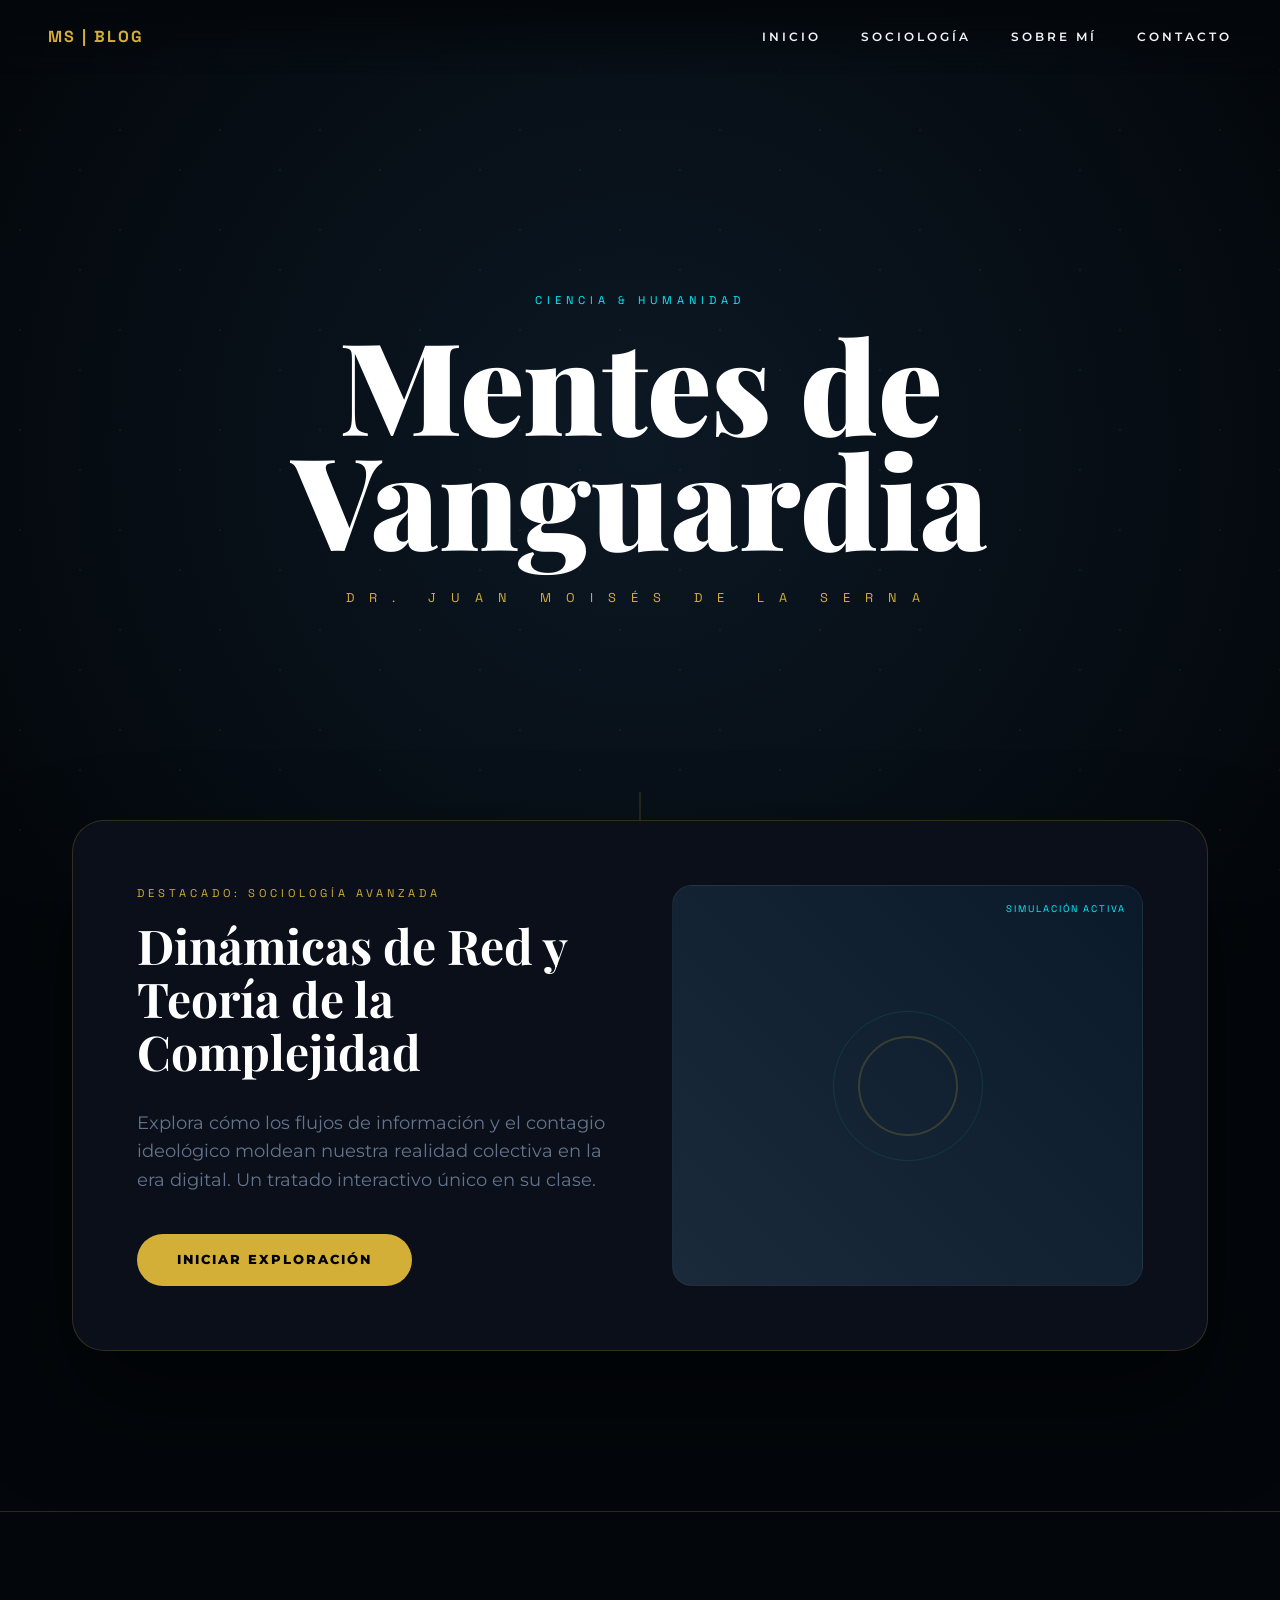
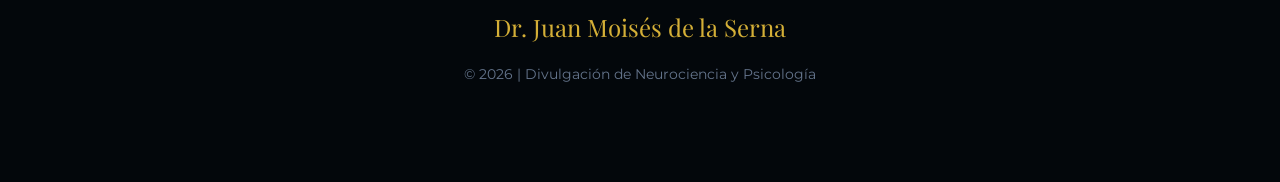
<file: index.html>
<!DOCTYPE html>
<html lang="es">
<head>
    <meta charset="UTF-8">
    <meta name="viewport" content="width=device-width, initial-scale=1.0">
    <title>Dr. Juan Moisés de la Serna - Blog de Ciencia e Investigación</title>
    <link href="https://fonts.googleapis.com/css2?family=Montserrat:wght@200;400;600;800&family=Playfair+Display:ital,wght@0,400;0,700;0,900;1,400&family=Space+Grotesk:wght@300;500;700&display=swap" rel="stylesheet">
    <style>
        :root {
            --bg: #03070b;
            --surface: #0a0f1a;
            --primary: #d4af37;
            --secondary: #00f3ff;
            --text-main: #f0f4f8;
            --text-dim: #64748b;
            --border: rgba(212, 175, 55, 0.2);
            --glass: rgba(10, 15, 26, 0.7);
        }

        * { margin: 0; padding: 0; box-sizing: border-box; }

        body {
            font-family: 'Montserrat', sans-serif;
            background-color: var(--bg);
            color: var(--text-main);
            line-height: 1.6;
            overflow-x: hidden;
        }

        nav {
            position: fixed;
            top: 0;
            width: 100%;
            padding: 1.5rem 3rem;
            display: flex;
            justify-content: space-between;
            align-items: center;
            z-index: 900;
            background: linear-gradient(to bottom, var(--bg), transparent);
            backdrop-filter: blur(5px);
        }

        .nav-links { display: flex; gap: 2.5rem; }
        .nav-links a {
            color: var(--text-main);
            text-decoration: none;
            text-transform: uppercase;
            font-size: 0.75rem;
            letter-spacing: 3px;
            font-weight: 600;
            transition: 0.4s;
            position: relative;
        }
        .nav-links a:hover { color: var(--primary); }

        header {
            height: 100vh;
            display: flex;
            flex-direction: column;
            justify-content: center;
            align-items: center;
            position: relative;
            background: radial-gradient(circle at 50% 50%, #0c1824 0%, var(--bg) 100%);
            text-align: center;
            overflow: hidden;
        }

        .hero-bg {
            position: absolute;
            width: 100%;
            height: 100%;
            opacity: 0.2;
            background-image:
                radial-gradient(circle at 20% 30%, var(--primary) 0%, transparent 1%),
                radial-gradient(circle at 80% 70%, var(--secondary) 0%, transparent 1%);
            background-size: 100px 100px;
            animation: moveBg 60s linear infinite;
        }

        @keyframes moveBg {
            from { background-position: 0 0; }
            to { background-position: 1000px 1000px; }
        }

        h1 {
            font-family: 'Playfair Display', serif;
            font-size: clamp(3.5rem, 10vw, 8rem);
            font-weight: 900;
            color: #fff;
            margin: 0;
            line-height: 0.9;
            z-index: 10;
        }

        .tagline {
            font-family: 'Space Grotesk', sans-serif;
            letter-spacing: 15px;
            text-transform: uppercase;
            color: var(--primary);
            margin-top: 2rem;
            font-size: 0.8rem;
            z-index: 10;
        }

        .container {
            max-width: 1200px;
            margin: -5rem auto 10rem;
            padding: 0 2rem;
            position: relative;
            z-index: 10;
        }

        .featured-card {
            background: var(--surface);
            border-radius: 32px;
            padding: 4rem;
            border: 1px solid var(--border);
            display: grid;
            grid-template-columns: 1fr 1fr;
            gap: 4rem;
            text-decoration: none;
            color: inherit;
            transition: 0.5s cubic-bezier(0.165, 0.84, 0.44, 1);
            box-shadow: 0 50px 100px rgba(0,0,0,0.5);
        }

        .featured-card:hover {
            transform: translateY(-10px);
            border-color: var(--primary);
            box-shadow: 0 70px 120px rgba(0,0,0,0.6);
        }

        .featured-info h2 {
            font-family: 'Playfair Display', serif;
            font-size: 3rem;
            color: #fff;
            margin-bottom: 2rem;
            line-height: 1.1;
        }

        .featured-info p {
            font-size: 1.1rem;
            color: var(--text-dim);
            margin-bottom: 2.5rem;
        }

        .btn-read {
            display: inline-block;
            padding: 1rem 2.5rem;
            background: var(--primary);
            color: #000;
            text-transform: uppercase;
            font-weight: 800;
            letter-spacing: 2px;
            border-radius: 50px;
            font-size: 0.8rem;
            transition: 0.3s;
        }

        .featured-visual {
            background: linear-gradient(45deg, #1a2a3a, #0a1a2a);
            border-radius: 20px;
            display: flex;
            justify-content: center;
            align-items: center;
            border: 1px solid rgba(255,255,255,0.05);
            position: relative;
            overflow: hidden;
        }

        .featured-visual::before {
            content: 'SIMULACIÓN ACTIVA';
            position: absolute;
            top: 1rem;
            right: 1rem;
            font-family: 'Space Grotesk', sans-serif;
            font-size: 0.6rem;
            color: var(--secondary);
            letter-spacing: 2px;
        }

        footer {
            padding: 6rem;
            text-align: center;
            border-top: 1px solid var(--border);
        }

        @media (max-width: 900px) {
            .featured-card { grid-template-columns: 1fr; }
        }
    </style>
</head>
<body>
    <nav>
        <div style="font-family: 'Space Grotesk', sans-serif; font-weight: 700; color: var(--primary); letter-spacing: 2px;">MS | BLOG</div>
        <div class="nav-links">
            <a href="index.html">Inicio</a>
            <a href="sociologia.html">Sociología</a>
            <a href="sobre-mi.html">Sobre mí</a>
            <a href="contacto.html">Contacto</a>
        </div>
    </nav>

    <header>
        <div class="hero-bg"></div>
        <div style="font-family: 'Space Grotesk', sans-serif; font-size: 0.7rem; color: var(--secondary); letter-spacing: 5px; margin-bottom: 1rem; z-index: 10;">CIENCIA & HUMANIDAD</div>
        <h1>Mentes de Vanguardia</h1>
        <div class="tagline">Dr. Juan Moisés de la Serna</div>
        <div style="position: absolute; bottom: 3rem; left: 50%; transform: translateX(-50%); opacity: 0.3; animation: bounce 2s infinite; z-index: 10;">
            <div style="width: 1px; height: 60px; background: var(--primary);"></div>
        </div>
    </header>

    <div class="container">
        <a href="sociologia.html" class="featured-card">
            <div class="featured-info">
                <span style="color: var(--primary); font-family: 'Space Grotesk', sans-serif; letter-spacing: 4px; font-size: 0.7rem; text-transform: uppercase; display: block; margin-bottom: 1rem;">Destacado: Sociología Avanzada</span>
                <h2>Dinámicas de Red y Teoría de la Complejidad</h2>
                <p>Explora cómo los flujos de información y el contagio ideológico moldean nuestra realidad colectiva en la era digital. Un tratado interactivo único en su clase.</p>
                <div class="btn-read">Iniciar Exploración</div>
            </div>
            <div class="featured-visual">
                <div style="width: 100px; height: 100px; border: 2px solid var(--primary); border-radius: 50%; opacity: 0.2; animation: pulse 2s infinite;"></div>
                <div style="width: 150px; height: 150px; border: 1px solid var(--secondary); border-radius: 50%; opacity: 0.1; position: absolute; animation: pulse 3s infinite;"></div>
            </div>
        </a>
    </div>

    <footer>
        <div style="font-family: 'Playfair Display', serif; font-size: 1.5rem; color: var(--primary); margin-bottom: 1rem;">Dr. Juan Moisés de la Serna</div>
        <p style="color: var(--text-dim); font-size: 0.9rem;">&copy; 2026 | Divulgación de Neurociencia y Psicología</p>
    </footer>

    <style>
        @keyframes pulse {
            0% { transform: scale(0.8); opacity: 0.2; }
            50% { transform: scale(1.2); opacity: 0.5; }
            100% { transform: scale(0.8); opacity: 0.2; }
        }
        @keyframes bounce {
            0%, 20%, 50%, 80%, 100% {transform: translateY(0) translateX(-50%);}
            40% {transform: translateY(-10px) translateX(-50%);}
            60% {transform: translateY(-5px) translateX(-50%);}
        }
    </style>
</body>
</html>
</file>
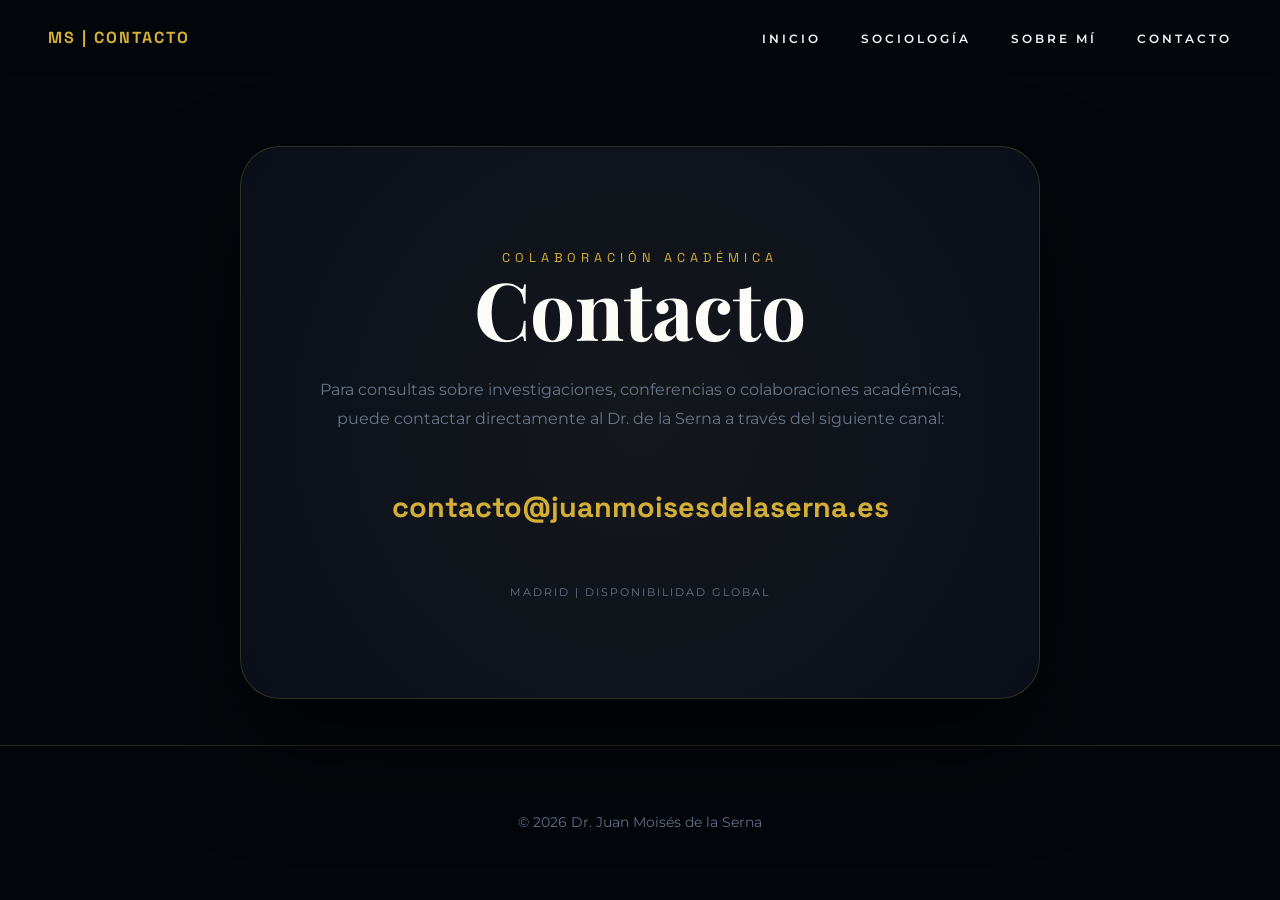
<file: contacto.html>
<!DOCTYPE html>
<html lang="es">
<head>
    <meta charset="UTF-8">
    <meta name="viewport" content="width=device-width, initial-scale=1.0">
    <title>Contacto - Dr. Juan Moisés de la Serna</title>
    <link href="https://fonts.googleapis.com/css2?family=Montserrat:wght@200;400;600;800&family=Playfair+Display:ital,wght@0,400;0,700;0,900;1,400&family=Space+Grotesk:wght@300;500;700&display=swap" rel="stylesheet">
    <style>
        :root {
            --bg: #03070b;
            --surface: #0a0f1a;
            --primary: #d4af37;
            --text-main: #f0f4f8;
            --text-dim: #64748b;
            --border: rgba(212, 175, 55, 0.2);
            --glass: rgba(10, 15, 26, 0.7);
        }

        * { margin: 0; padding: 0; box-sizing: border-box; }

        body {
            font-family: 'Montserrat', sans-serif;
            background-color: var(--bg);
            color: var(--text-main);
            line-height: 1.8;
            height: 100vh;
            display: flex;
            flex-direction: column;
        }

        nav {
            position: fixed;
            top: 0;
            width: 100%;
            padding: 1.5rem 3rem;
            display: flex;
            justify-content: space-between;
            align-items: center;
            z-index: 900;
            background: linear-gradient(to bottom, var(--bg), transparent);
            backdrop-filter: blur(5px);
        }

        .nav-links { display: flex; gap: 2.5rem; }
        .nav-links a { color: var(--text-main); text-decoration: none; text-transform: uppercase; font-size: 0.75rem; letter-spacing: 3px; font-weight: 600; }
        .nav-links a:hover { color: var(--primary); }

        .contact-container {
            flex: 1;
            display: flex;
            justify-content: center;
            align-items: center;
            padding-top: 100px;
        }

        .contact-card {
            background: var(--surface);
            padding: 6rem 4rem;
            border-radius: 40px;
            border: 1px solid var(--border);
            max-width: 800px;
            width: 90%;
            text-align: center;
            box-shadow: 0 50px 100px rgba(0,0,0,0.5);
            position: relative;
            overflow: hidden;
        }

        .contact-card::before {
            content: '';
            position: absolute;
            top: -50%;
            left: -50%;
            width: 200%;
            height: 200%;
            background: radial-gradient(circle, rgba(212, 175, 55, 0.05) 0%, transparent 50%);
            pointer-events: none;
        }

        h1 {
            font-family: 'Playfair Display', serif;
            font-size: clamp(3rem, 8vw, 5rem);
            color: #fff;
            margin-bottom: 2rem;
            line-height: 0.9;
        }

        .email-link {
            font-family: 'Space Grotesk', sans-serif;
            font-size: 1.8rem;
            color: var(--primary);
            text-decoration: none;
            font-weight: 700;
            transition: 0.3s;
            display: block;
            margin: 3rem 0;
        }

        .email-link:hover {
            transform: scale(1.05);
            text-shadow: 0 0 30px rgba(212, 175, 55, 0.5);
        }

        footer {
            padding: 4rem;
            text-align: center;
            border-top: 1px solid var(--border);
        }
    </style>
</head>
<body>
    <nav>
        <div style="font-family: 'Space Grotesk', sans-serif; font-weight: 700; color: var(--primary); letter-spacing: 2px;">MS | CONTACTO</div>
        <div class="nav-links">
            <a href="index.html">Inicio</a>
            <a href="sociologia.html">Sociología</a>
            <a href="sobre-mi.html">Sobre mí</a>
            <a href="contacto.html">Contacto</a>
        </div>
    </nav>

    <div class="contact-container">
        <div class="contact-card">
            <span style="color: var(--primary); font-family: 'Space Grotesk', sans-serif; letter-spacing: 5px; font-size: 0.8rem; text-transform: uppercase;">Colaboración Académica</span>
            <h1>Contacto</h1>
            <p style="color: var(--text-dim); margin-bottom: 2rem;">Para consultas sobre investigaciones, conferencias o colaboraciones académicas, puede contactar directamente al Dr. de la Serna a través del siguiente canal:</p>

            <a href="mailto:contacto@juanmoisesdelaserna.es" class="email-link">contacto@juanmoisesdelaserna.es</a>

            <p style="font-size: 0.7rem; color: var(--text-dim); text-transform: uppercase; letter-spacing: 2px;">Madrid | Disponibilidad Global</p>
        </div>
    </div>

    <footer>
        <p style="color: var(--text-dim); font-size: 0.9rem;">&copy; 2026 Dr. Juan Moisés de la Serna</p>
    </footer>
</body>
</html>
</file>
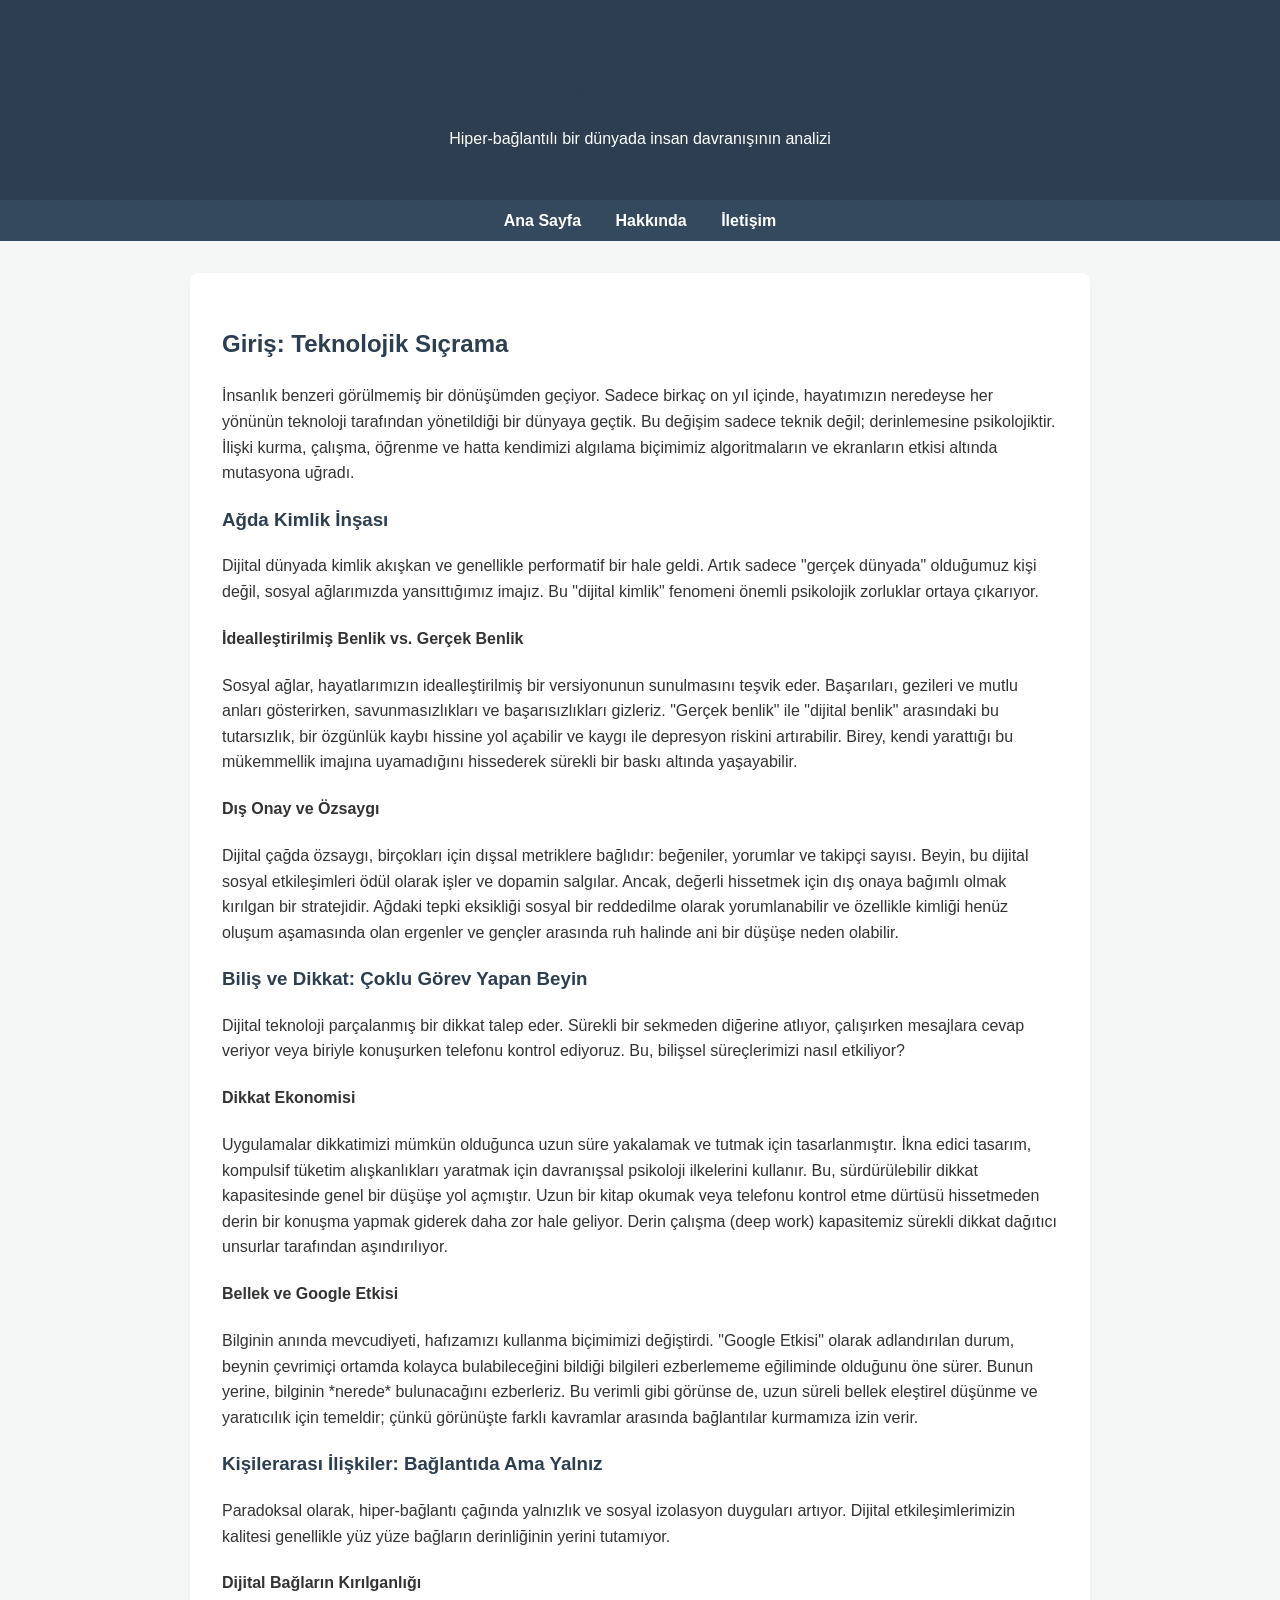
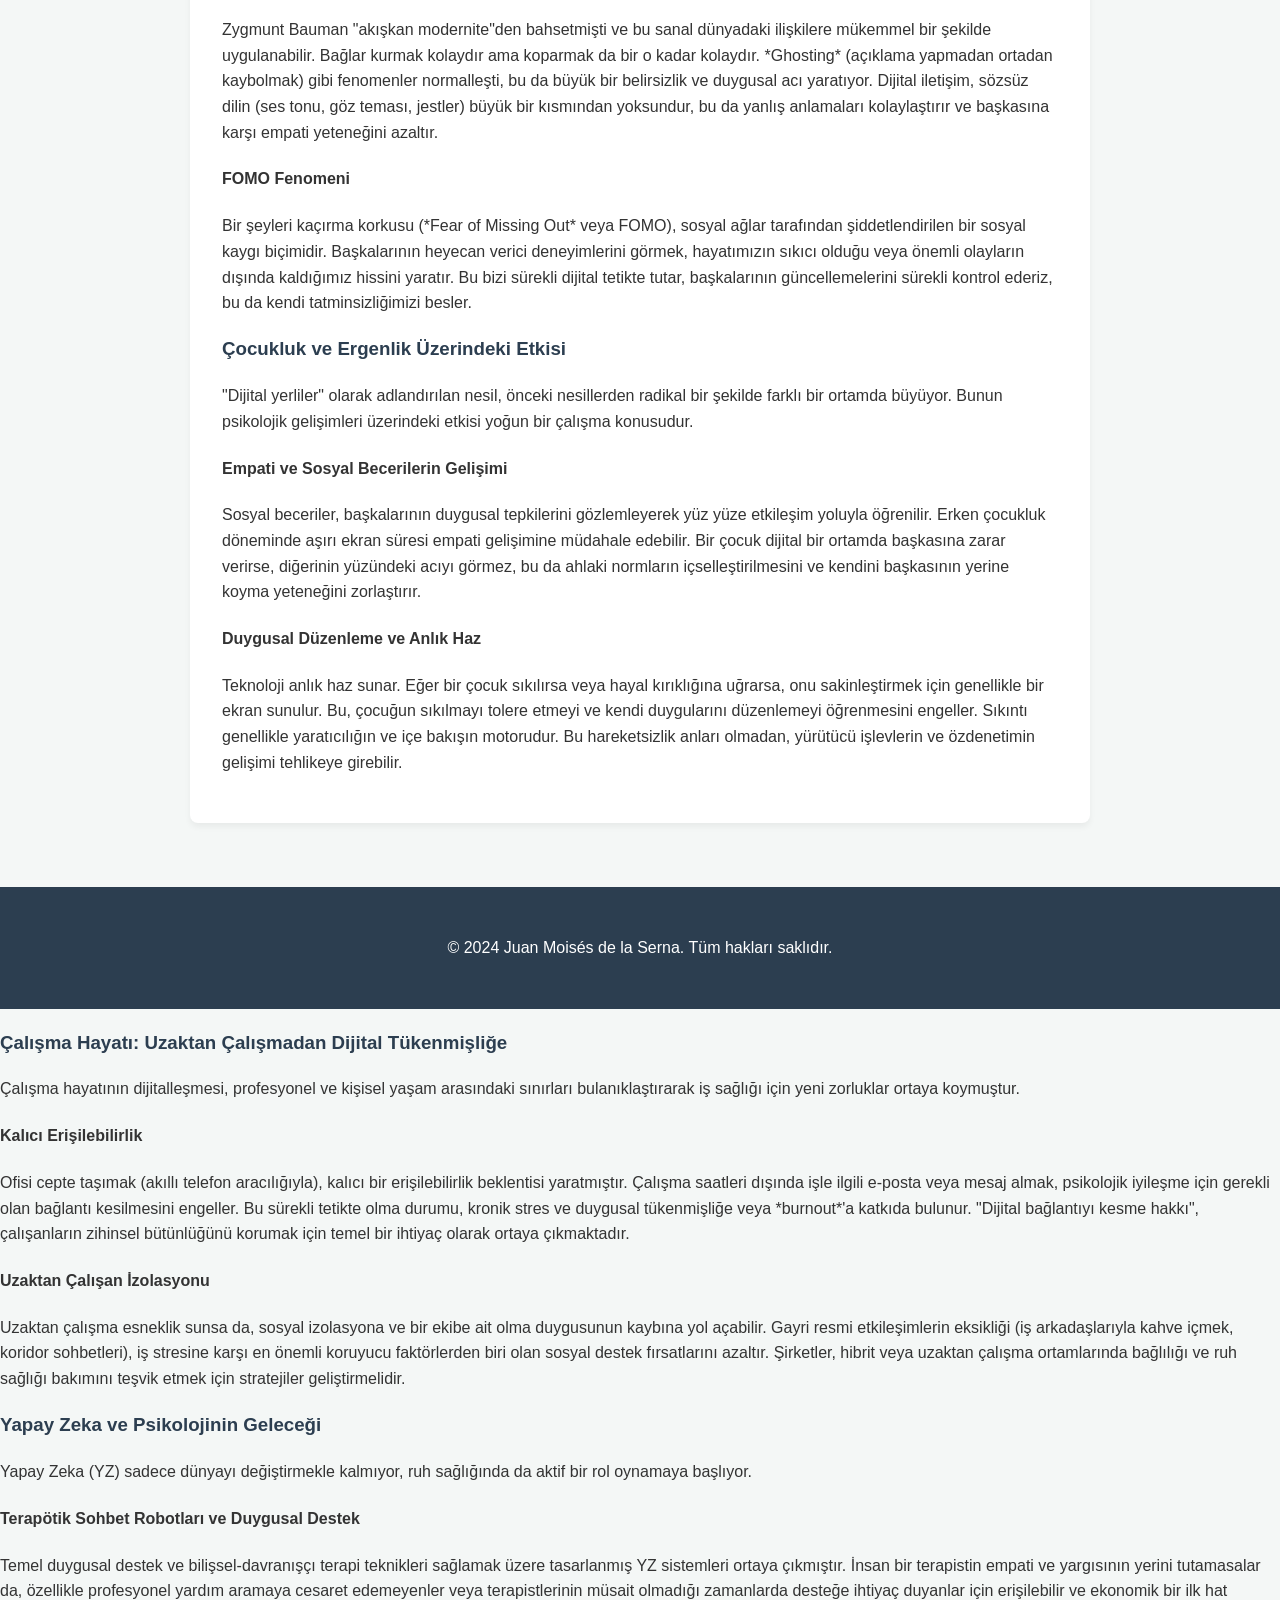
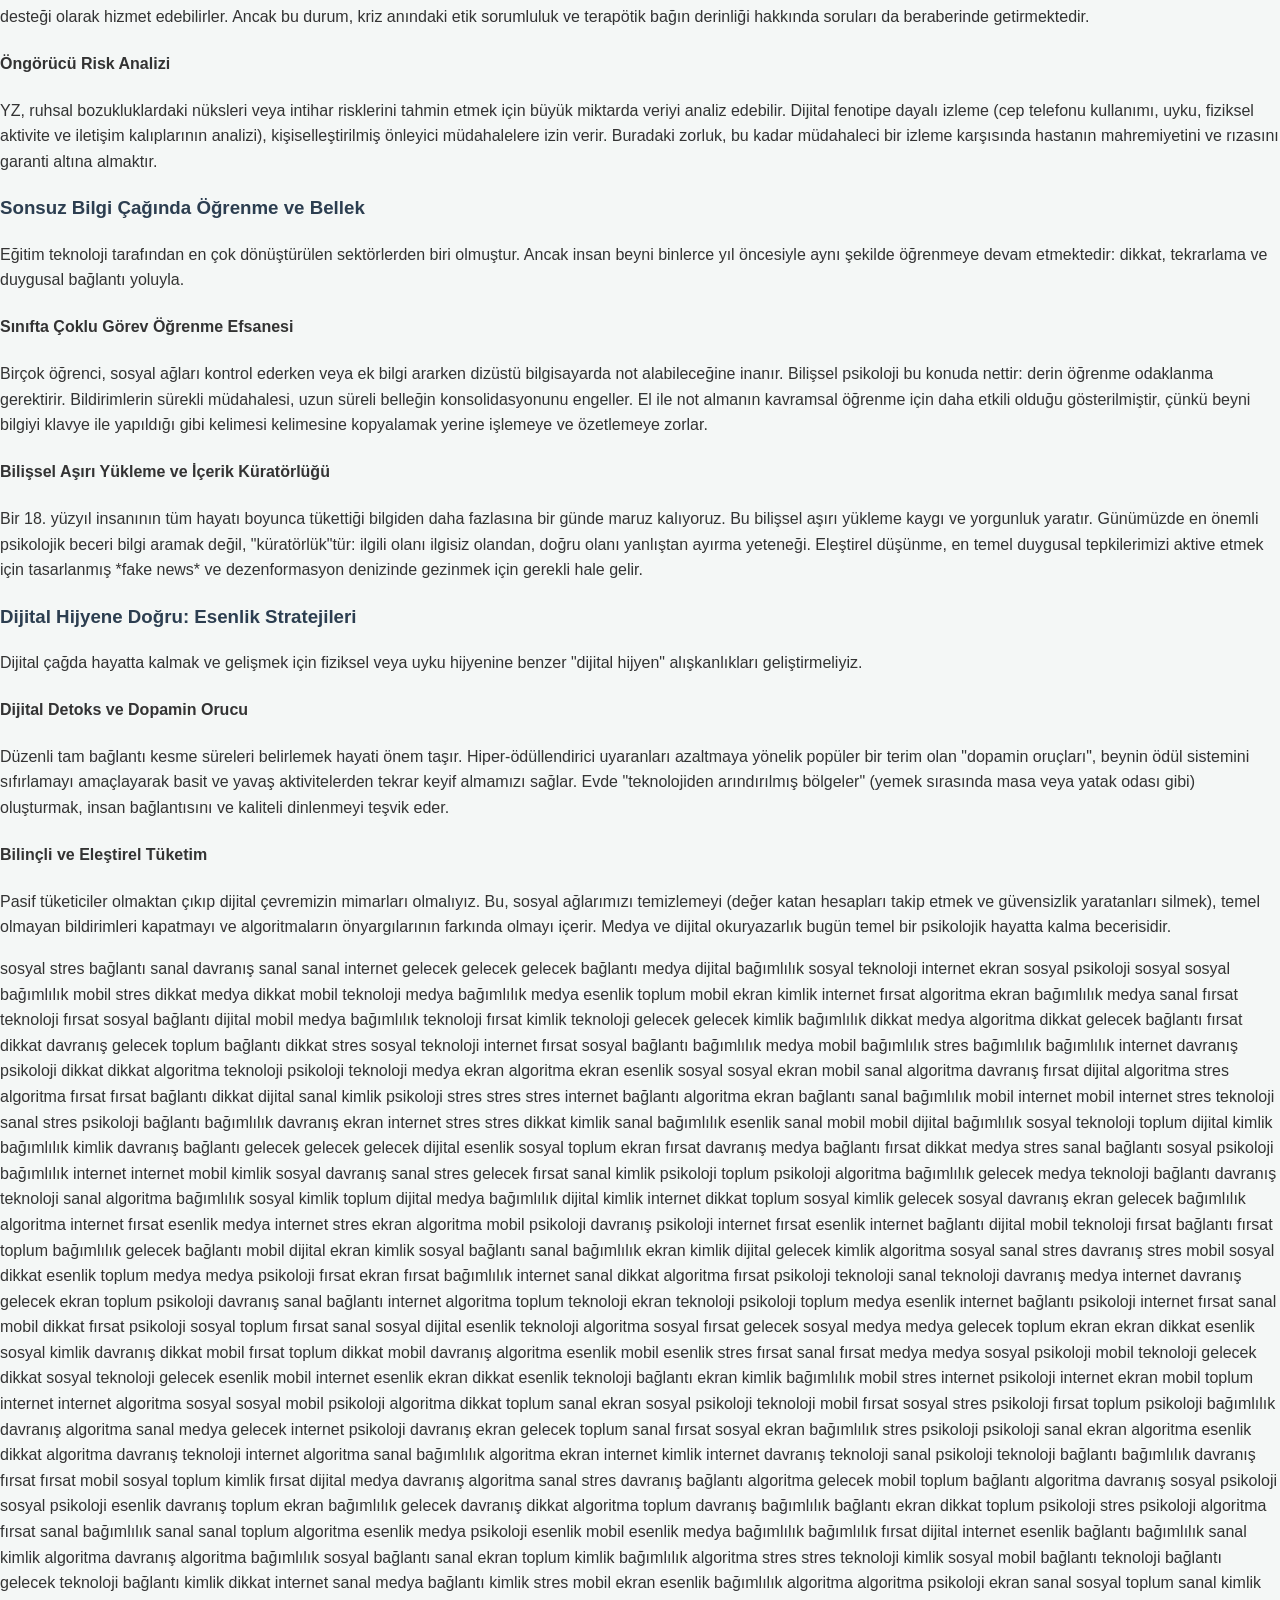
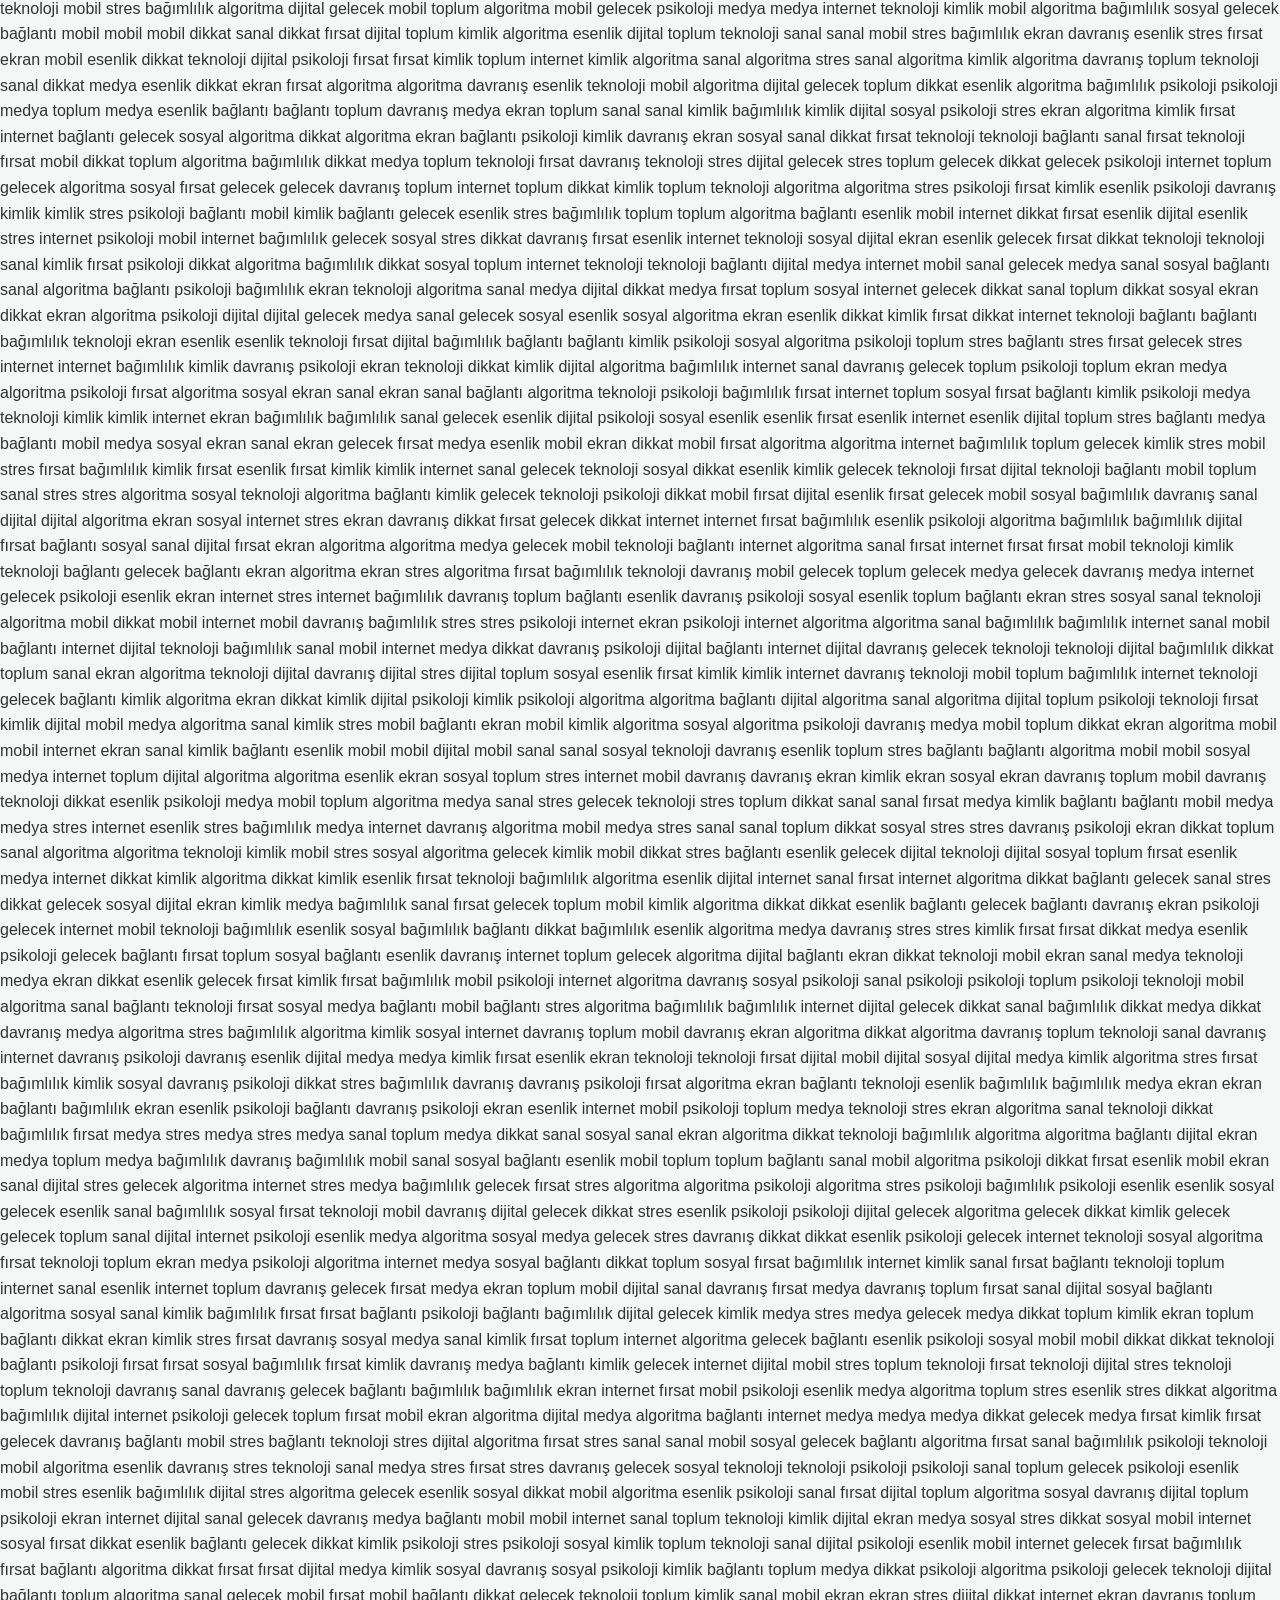
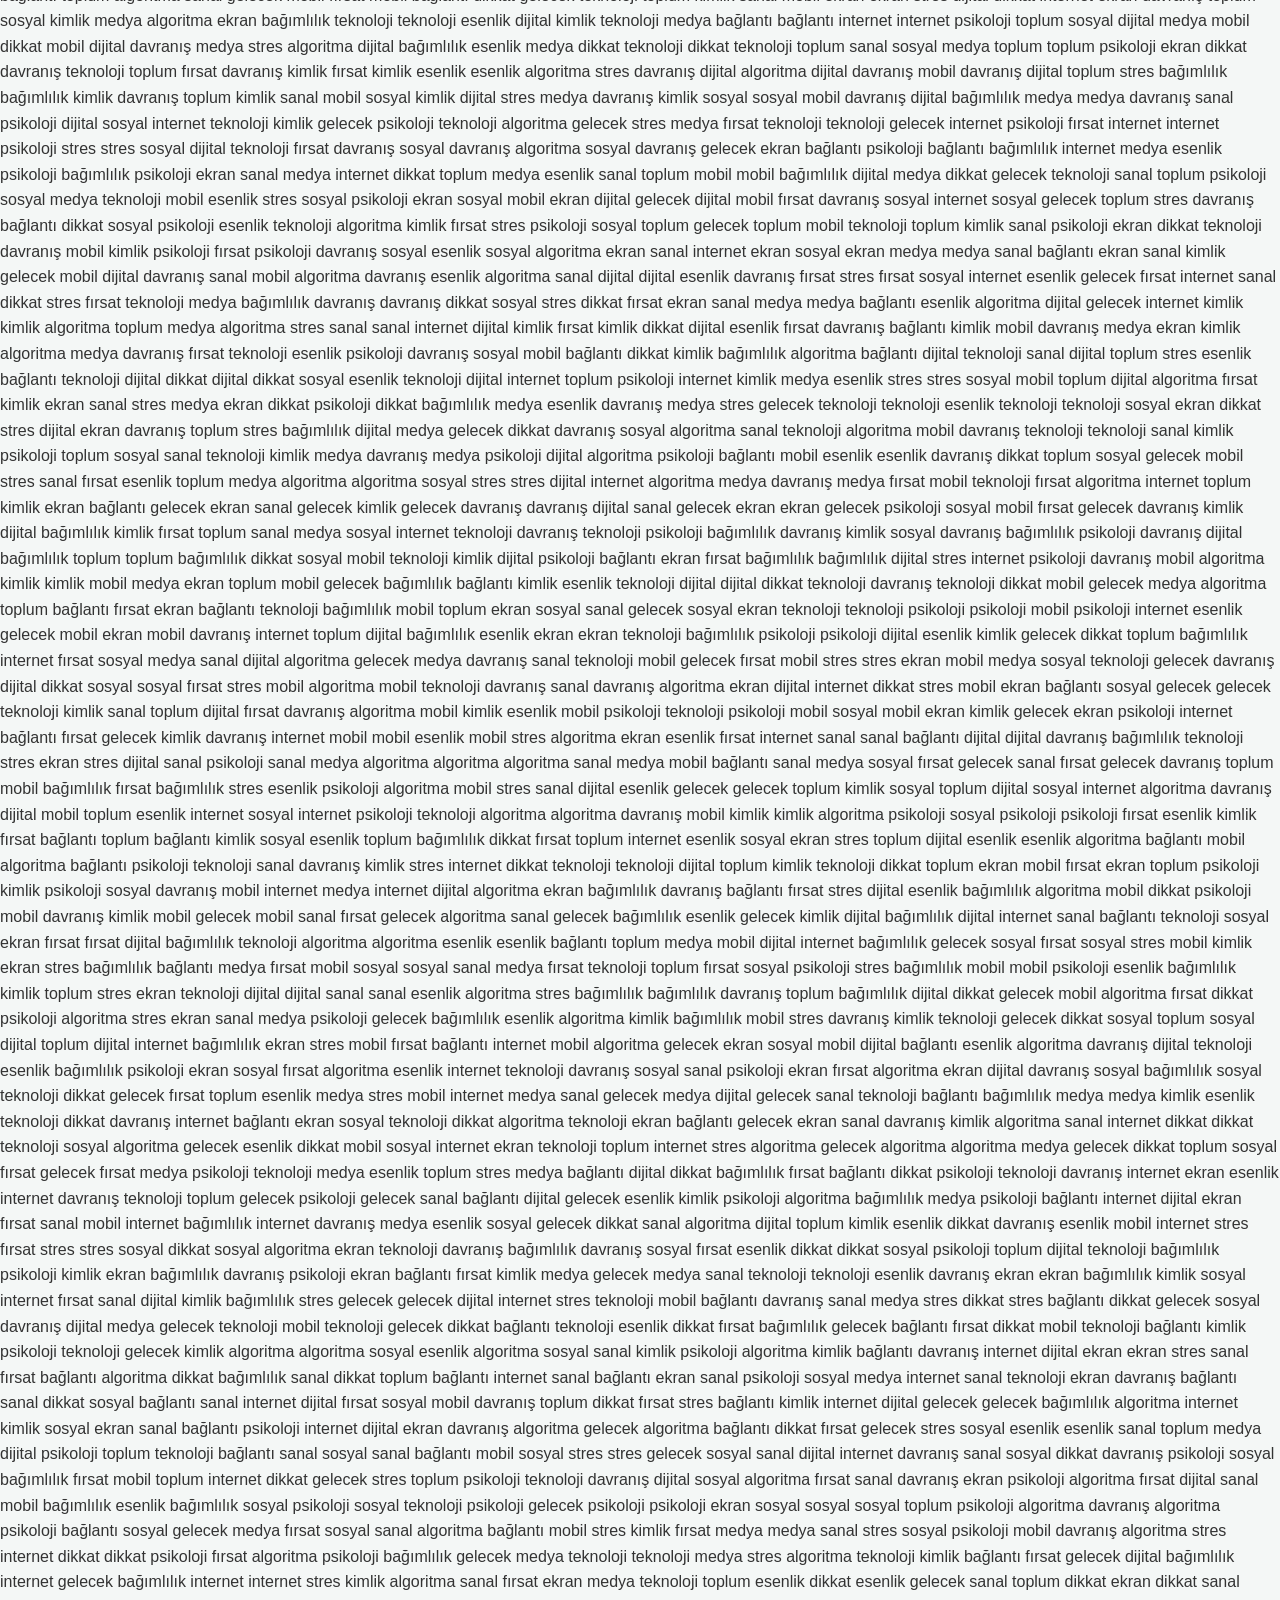
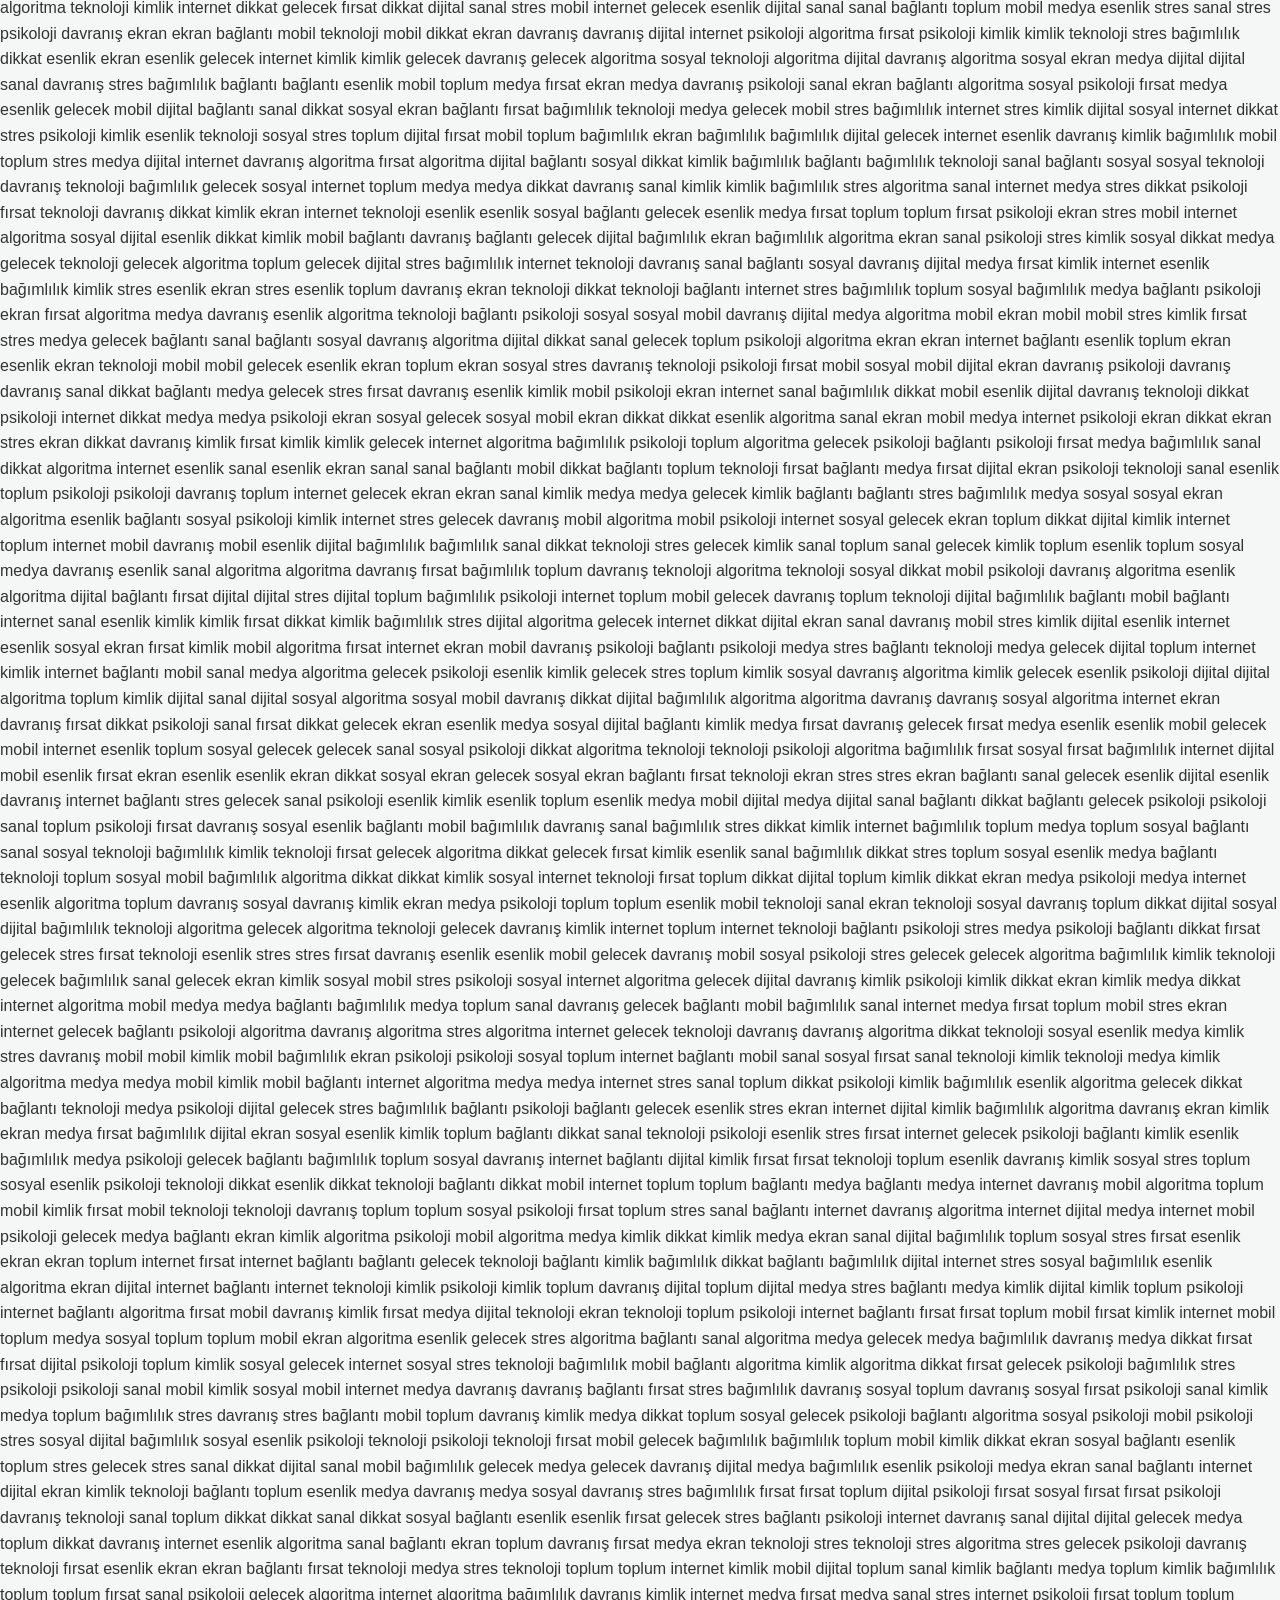
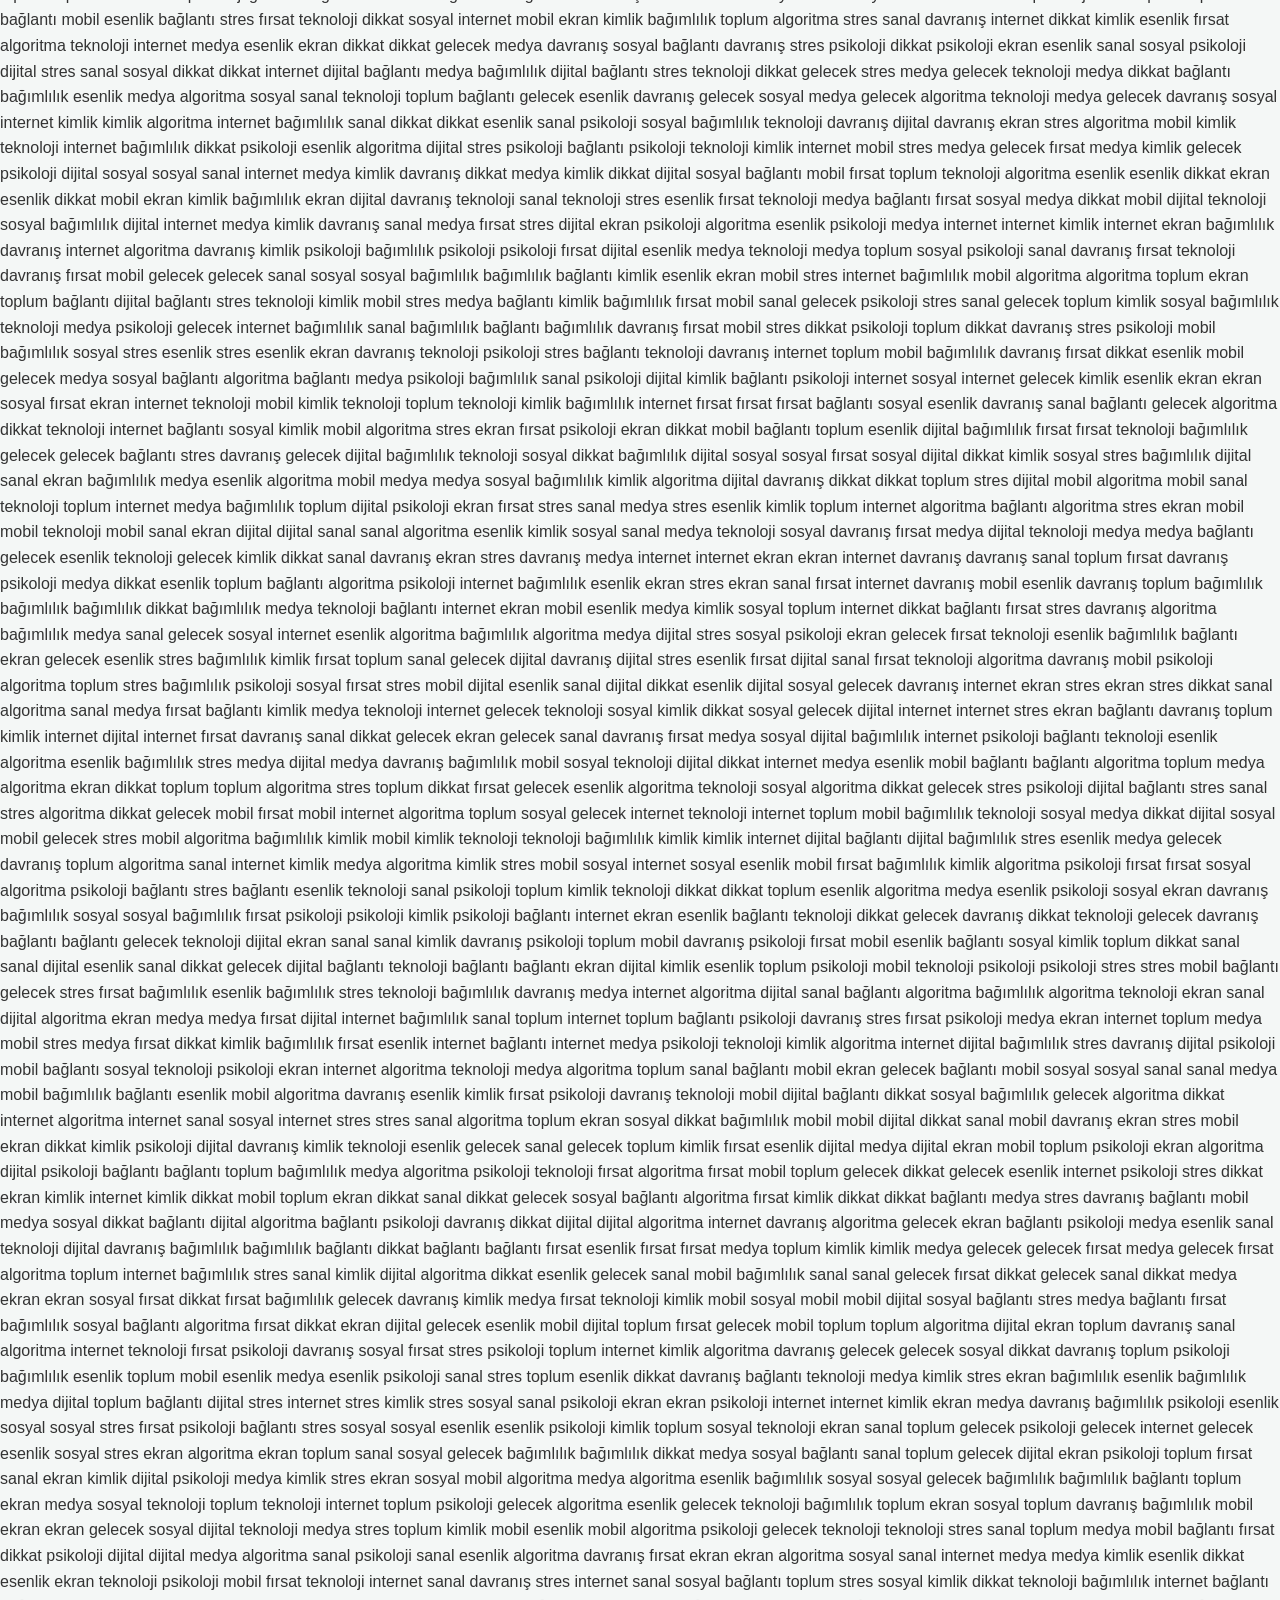
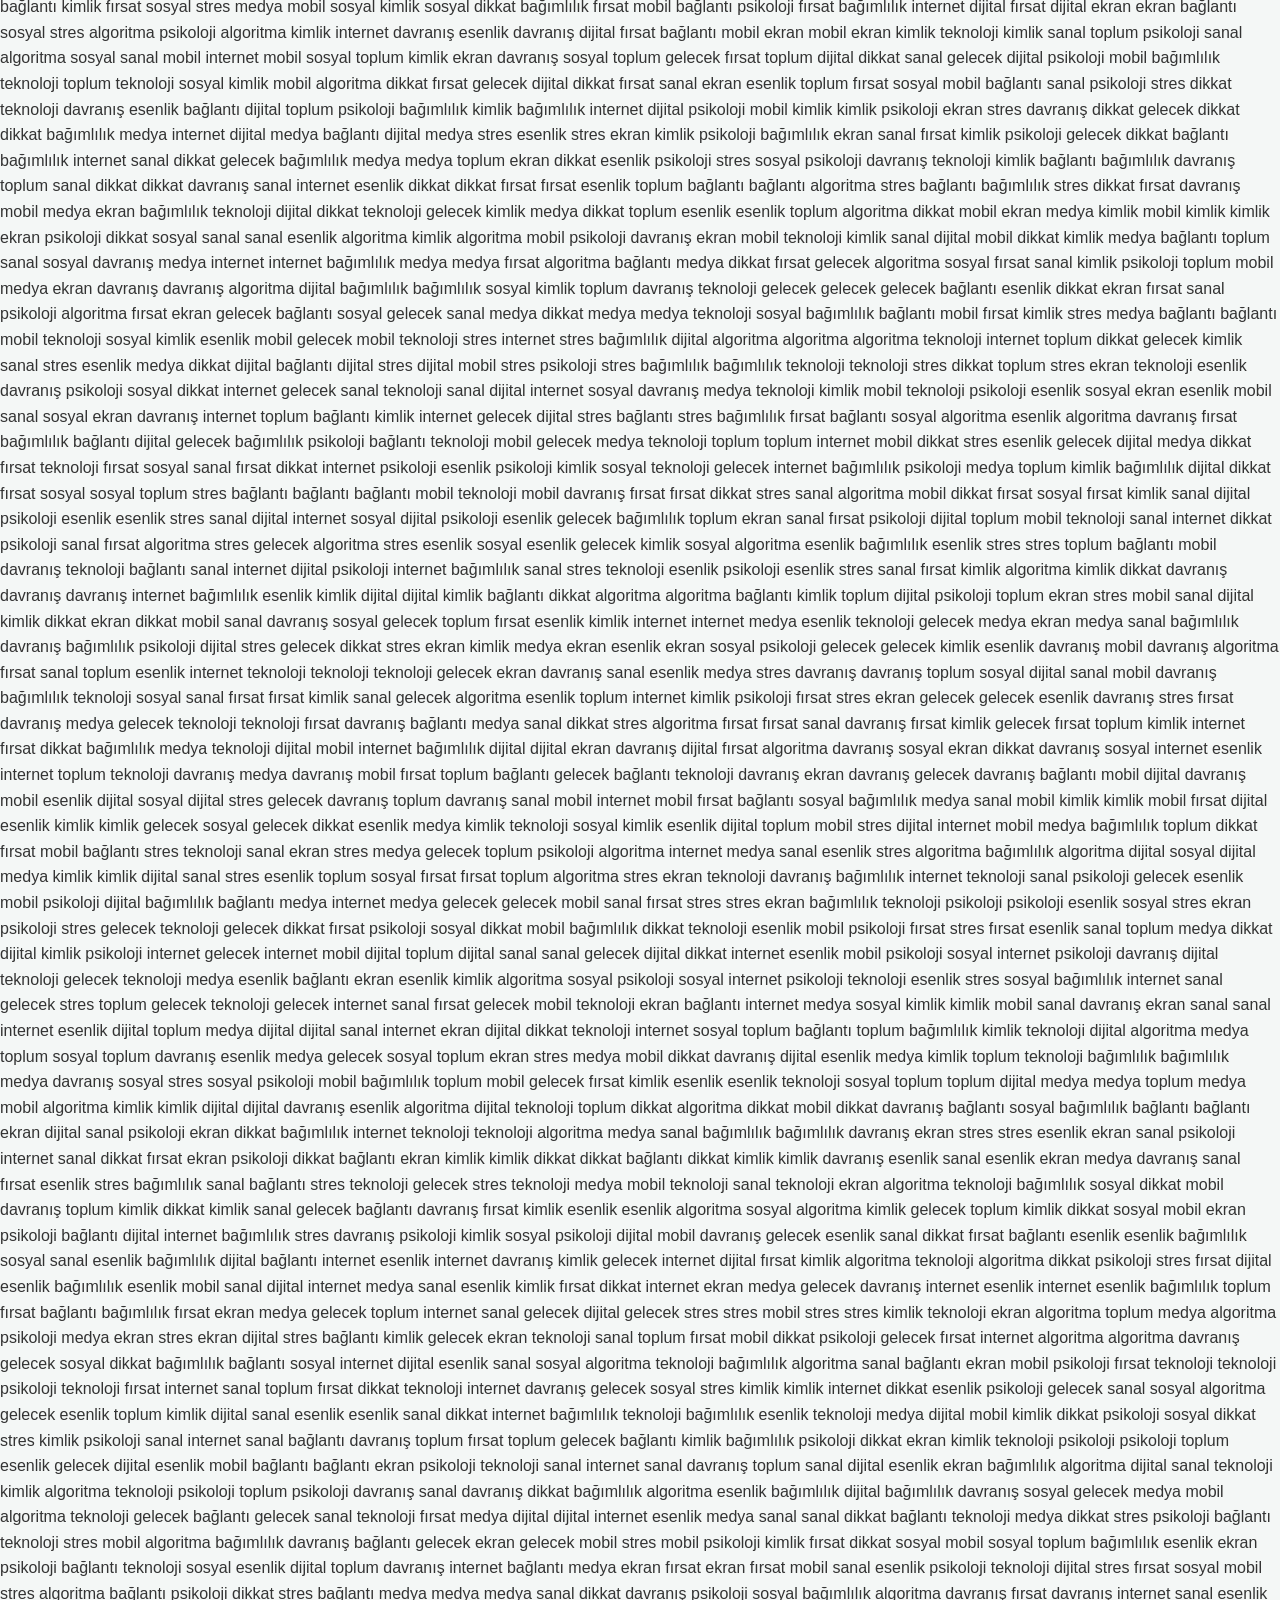
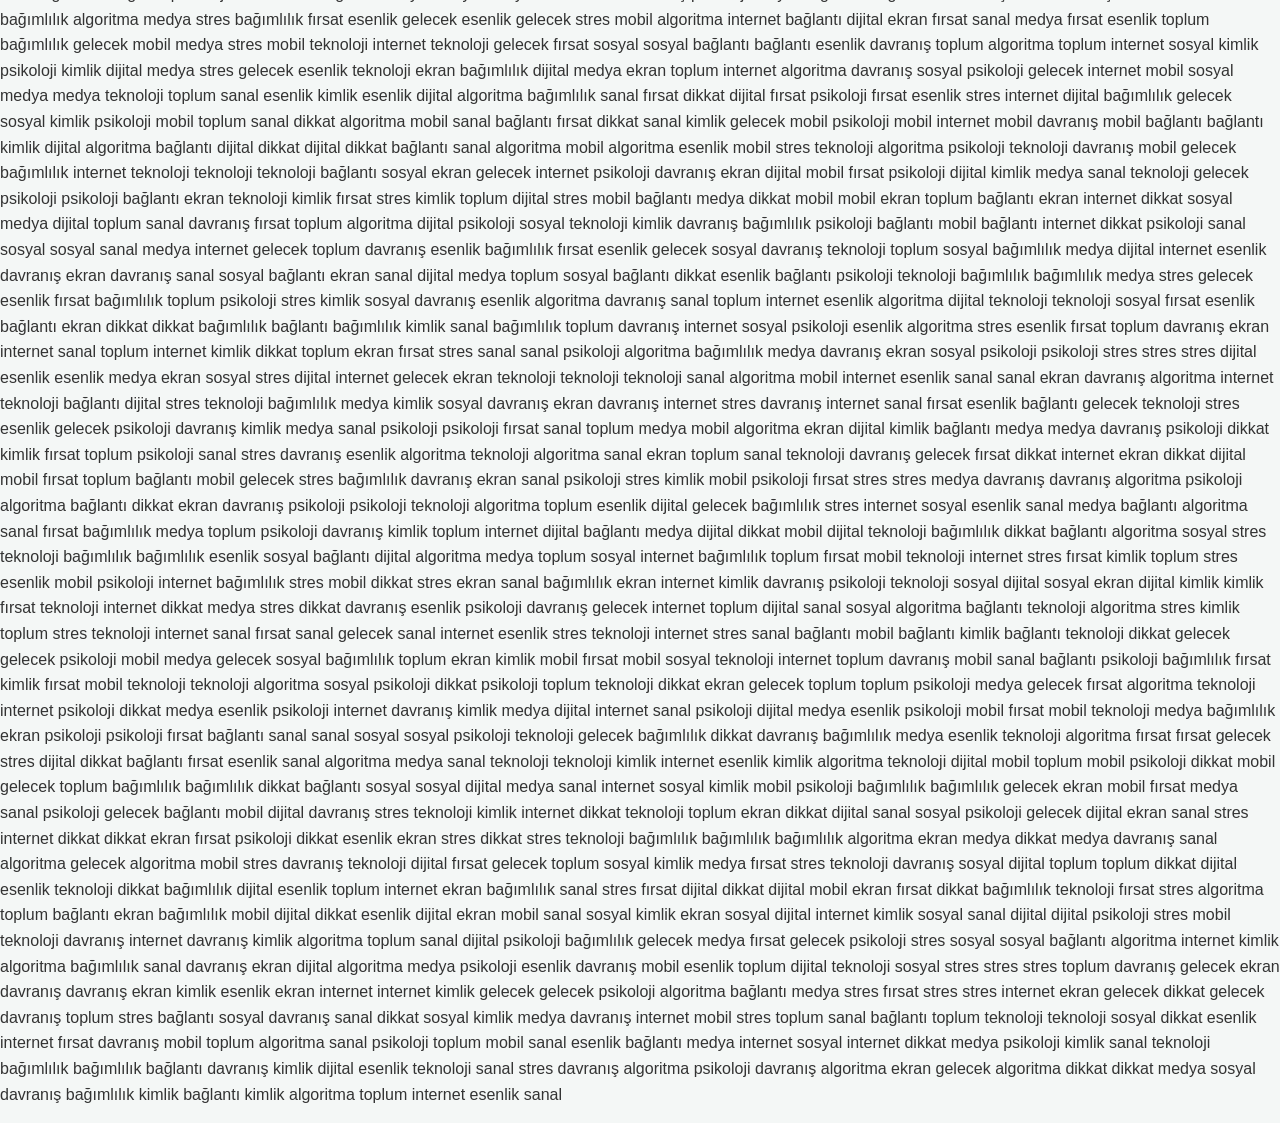
<file: dijital-cagda-psikoloji.html>
<!DOCTYPE html>
<html lang="tr">
<head>
    <meta charset="UTF-8">
    <meta name="viewport" content="width=device-width, initial-scale=1.0">
    <title>Dijital Çağda Psikoloji: Zorluklar ve Fırsatlar - Juan Moisés de la Serna</title>
    <link rel="stylesheet" href="styles.css">
</head>
<body>
    <header>
        <h1>Dijital Çağda Psikoloji</h1>
        <p>Hiper-bağlantılı bir dünyada insan davranışının analizi</p>
    </header>
    <nav>
        <a href="index.html">Ana Sayfa</a>
        <a href="hakkinda.html">Hakkında</a>
        <a href="iletisim.html">İletişim</a>
    </nav>
    <main>
        <article class="card">
            <h2>Giriş: Teknolojik Sıçrama</h2>
            <p>İnsanlık benzeri görülmemiş bir dönüşümden geçiyor. Sadece birkaç on yıl içinde, hayatımızın neredeyse her yönünün teknoloji tarafından yönetildiği bir dünyaya geçtik. Bu değişim sadece teknik değil; derinlemesine psikolojiktir. İlişki kurma, çalışma, öğrenme ve hatta kendimizi algılama biçimimiz algoritmaların ve ekranların etkisi altında mutasyona uğradı.</p>

            <section id="dijital-kimlik">
                <h3>Ağda Kimlik İnşası</h3>
                <p>Dijital dünyada kimlik akışkan ve genellikle performatif bir hale geldi. Artık sadece "gerçek dünyada" olduğumuz kişi değil, sosyal ağlarımızda yansıttığımız imajız. Bu "dijital kimlik" fenomeni önemli psikolojik zorluklar ortaya çıkarıyor.</p>

                <h4>İdealleştirilmiş Benlik vs. Gerçek Benlik</h4>
                <p>Sosyal ağlar, hayatlarımızın idealleştirilmiş bir versiyonunun sunulmasını teşvik eder. Başarıları, gezileri ve mutlu anları gösterirken, savunmasızlıkları ve başarısızlıkları gizleriz. "Gerçek benlik" ile "dijital benlik" arasındaki bu tutarsızlık, bir özgünlük kaybı hissine yol açabilir ve kaygı ile depresyon riskini artırabilir. Birey, kendi yarattığı bu mükemmellik imajına uyamadığını hissederek sürekli bir baskı altında yaşayabilir.</p>

                <h4>Dış Onay ve Özsaygı</h4>
                <p>Dijital çağda özsaygı, birçokları için dışsal metriklere bağlıdır: beğeniler, yorumlar ve takipçi sayısı. Beyin, bu dijital sosyal etkileşimleri ödül olarak işler ve dopamin salgılar. Ancak, değerli hissetmek için dış onaya bağımlı olmak kırılgan bir stratejidir. Ağdaki tepki eksikliği sosyal bir reddedilme olarak yorumlanabilir ve özellikle kimliği henüz oluşum aşamasında olan ergenler ve gençler arasında ruh halinde ani bir düşüşe neden olabilir.</p>
            </section>

            <section id="dikkat-ve-bilis">
                <h3>Biliş ve Dikkat: Çoklu Görev Yapan Beyin</h3>
                <p>Dijital teknoloji parçalanmış bir dikkat talep eder. Sürekli bir sekmeden diğerine atlıyor, çalışırken mesajlara cevap veriyor veya biriyle konuşurken telefonu kontrol ediyoruz. Bu, bilişsel süreçlerimizi nasıl etkiliyor?</p>

                <h4>Dikkat Ekonomisi</h4>
                <p>Uygulamalar dikkatimizi mümkün olduğunca uzun süre yakalamak ve tutmak için tasarlanmıştır. İkna edici tasarım, kompulsif tüketim alışkanlıkları yaratmak için davranışsal psikoloji ilkelerini kullanır. Bu, sürdürülebilir dikkat kapasitesinde genel bir düşüşe yol açmıştır. Uzun bir kitap okumak veya telefonu kontrol etme dürtüsü hissetmeden derin bir konuşma yapmak giderek daha zor hale geliyor. Derin çalışma (deep work) kapasitemiz sürekli dikkat dağıtıcı unsurlar tarafından aşındırılıyor.</p>

                <h4>Bellek ve Google Etkisi</h4>
                <p>Bilginin anında mevcudiyeti, hafızamızı kullanma biçimimizi değiştirdi. "Google Etkisi" olarak adlandırılan durum, beynin çevrimiçi ortamda kolayca bulabileceğini bildiği bilgileri ezberlememe eğiliminde olduğunu öne sürer. Bunun yerine, bilginin *nerede* bulunacağını ezberleriz. Bu verimli gibi görünse de, uzun süreli bellek eleştirel düşünme ve yaratıcılık için temeldir; çünkü görünüşte farklı kavramlar arasında bağlantılar kurmamıza izin verir.</p>
            </section>

            <section id="dijital-iliskiler">
                <h3>Kişilerarası İlişkiler: Bağlantıda Ama Yalnız</h3>
                <p>Paradoksal olarak, hiper-bağlantı çağında yalnızlık ve sosyal izolasyon duyguları artıyor. Dijital etkileşimlerimizin kalitesi genellikle yüz yüze bağların derinliğinin yerini tutamıyor.</p>

                <h4>Dijital Bağların Kırılganlığı</h4>
                <p>Zygmunt Bauman "akışkan modernite"den bahsetmişti ve bu sanal dünyadaki ilişkilere mükemmel bir şekilde uygulanabilir. Bağlar kurmak kolaydır ama koparmak da bir o kadar kolaydır. *Ghosting* (açıklama yapmadan ortadan kaybolmak) gibi fenomenler normalleşti, bu da büyük bir belirsizlik ve duygusal acı yaratıyor. Dijital iletişim, sözsüz dilin (ses tonu, göz teması, jestler) büyük bir kısmından yoksundur, bu da yanlış anlamaları kolaylaştırır ve başkasına karşı empati yeteneğini azaltır.</p>

                <h4>FOMO Fenomeni</h4>
                <p>Bir şeyleri kaçırma korkusu (*Fear of Missing Out* veya FOMO), sosyal ağlar tarafından şiddetlendirilen bir sosyal kaygı biçimidir. Başkalarının heyecan verici deneyimlerini görmek, hayatımızın sıkıcı olduğu veya önemli olayların dışında kaldığımız hissini yaratır. Bu bizi sürekli dijital tetikte tutar, başkalarının güncellemelerini sürekli kontrol ederiz, bu da kendi tatminsizliğimizi besler.</p>
            </section>

            <section id="teknoloji-ve-cocukluk">
                <h3>Çocukluk ve Ergenlik Üzerindeki Etkisi</h3>
                <p>"Dijital yerliler" olarak adlandırılan nesil, önceki nesillerden radikal bir şekilde farklı bir ortamda büyüyor. Bunun psikolojik gelişimleri üzerindeki etkisi yoğun bir çalışma konusudur.</p>

                <h4>Empati ve Sosyal Becerilerin Gelişimi</h4>
                <p>Sosyal beceriler, başkalarının duygusal tepkilerini gözlemleyerek yüz yüze etkileşim yoluyla öğrenilir. Erken çocukluk döneminde aşırı ekran süresi empati gelişimine müdahale edebilir. Bir çocuk dijital bir ortamda başkasına zarar verirse, diğerinin yüzündeki acıyı görmez, bu da ahlaki normların içselleştirilmesini ve kendini başkasının yerine koyma yeteneğini zorlaştırır.</p>

                <h4>Duygusal Düzenleme ve Anlık Haz</h4>
                <p>Teknoloji anlık haz sunar. Eğer bir çocuk sıkılırsa veya hayal kırıklığına uğrarsa, onu sakinleştirmek için genellikle bir ekran sunulur. Bu, çocuğun sıkılmayı tolere etmeyi ve kendi duygularını düzenlemeyi öğrenmesini engeller. Sıkıntı genellikle yaratıcılığın ve içe bakışın motorudur. Bu hareketsizlik anları olmadan, yürütücü işlevlerin ve özdenetimin gelişimi tehlikeye girebilir.</p>
            </section>
        </article>
    </main>
    <footer>
        <p>&copy; 2024 Juan Moisés de la Serna. Tüm hakları saklıdır.</p>
    </footer>
</body>
</html>
<section id="calisma-hayati-ve-burnout">
    <h3>Çalışma Hayatı: Uzaktan Çalışmadan Dijital Tükenmişliğe</h3>
    <p>Çalışma hayatının dijitalleşmesi, profesyonel ve kişisel yaşam arasındaki sınırları bulanıklaştırarak iş sağlığı için yeni zorluklar ortaya koymuştur.</p>

    <h4>Kalıcı Erişilebilirlik</h4>
    <p>Ofisi cepte taşımak (akıllı telefon aracılığıyla), kalıcı bir erişilebilirlik beklentisi yaratmıştır. Çalışma saatleri dışında işle ilgili e-posta veya mesaj almak, psikolojik iyileşme için gerekli olan bağlantı kesilmesini engeller. Bu sürekli tetikte olma durumu, kronik stres ve duygusal tükenmişliğe veya *burnout*'a katkıda bulunur. "Dijital bağlantıyı kesme hakkı", çalışanların zihinsel bütünlüğünü korumak için temel bir ihtiyaç olarak ortaya çıkmaktadır.</p>

    <h4>Uzaktan Çalışan İzolasyonu</h4>
    <p>Uzaktan çalışma esneklik sunsa da, sosyal izolasyona ve bir ekibe ait olma duygusunun kaybına yol açabilir. Gayri resmi etkileşimlerin eksikliği (iş arkadaşlarıyla kahve içmek, koridor sohbetleri), iş stresine karşı en önemli koruyucu faktörlerden biri olan sosyal destek fırsatlarını azaltır. Şirketler, hibrit veya uzaktan çalışma ortamlarında bağlılığı ve ruh sağlığı bakımını teşvik etmek için stratejiler geliştirmelidir.</p>
</section>

<section id="psikoloji-ve-yapay-zeka">
    <h3>Yapay Zeka ve Psikolojinin Geleceği</h3>
    <p>Yapay Zeka (YZ) sadece dünyayı değiştirmekle kalmıyor, ruh sağlığında da aktif bir rol oynamaya başlıyor.</p>

    <h4>Terapötik Sohbet Robotları ve Duygusal Destek</h4>
    <p>Temel duygusal destek ve bilişsel-davranışçı terapi teknikleri sağlamak üzere tasarlanmış YZ sistemleri ortaya çıkmıştır. İnsan bir terapistin empati ve yargısının yerini tutamasalar da, özellikle profesyonel yardım aramaya cesaret edemeyenler veya terapistlerinin müsait olmadığı zamanlarda desteğe ihtiyaç duyanlar için erişilebilir ve ekonomik bir ilk hat desteği olarak hizmet edebilirler. Ancak bu durum, kriz anındaki etik sorumluluk ve terapötik bağın derinliği hakkında soruları da beraberinde getirmektedir.</p>

    <h4>Öngörücü Risk Analizi</h4>
    <p>YZ, ruhsal bozukluklardaki nüksleri veya intihar risklerini tahmin etmek için büyük miktarda veriyi analiz edebilir. Dijital fenotipe dayalı izleme (cep telefonu kullanımı, uyku, fiziksel aktivite ve iletişim kalıplarının analizi), kişiselleştirilmiş önleyici müdahalelere izin verir. Buradaki zorluk, bu kadar müdahaleci bir izleme karşısında hastanın mahremiyetini ve rızasını garanti altına almaktır.</p>
</section>
<section id="egitim-ve-ogrenme">
    <h3>Sonsuz Bilgi Çağında Öğrenme ve Bellek</h3>
    <p>Eğitim teknoloji tarafından en çok dönüştürülen sektörlerden biri olmuştur. Ancak insan beyni binlerce yıl öncesiyle aynı şekilde öğrenmeye devam etmektedir: dikkat, tekrarlama ve duygusal bağlantı yoluyla.</p>

    <h4>Sınıfta Çoklu Görev Öğrenme Efsanesi</h4>
    <p>Birçok öğrenci, sosyal ağları kontrol ederken veya ek bilgi ararken dizüstü bilgisayarda not alabileceğine inanır. Bilişsel psikoloji bu konuda nettir: derin öğrenme odaklanma gerektirir. Bildirimlerin sürekli müdahalesi, uzun süreli belleğin konsolidasyonunu engeller. El ile not almanın kavramsal öğrenme için daha etkili olduğu gösterilmiştir, çünkü beyni bilgiyi klavye ile yapıldığı gibi kelimesi kelimesine kopyalamak yerine işlemeye ve özetlemeye zorlar.</p>

    <h4>Bilişsel Aşırı Yükleme ve İçerik Küratörlüğü</h4>
    <p>Bir 18. yüzyıl insanının tüm hayatı boyunca tükettiği bilgiden daha fazlasına bir günde maruz kalıyoruz. Bu bilişsel aşırı yükleme kaygı ve yorgunluk yaratır. Günümüzde en önemli psikolojik beceri bilgi aramak değil, "küratörlük"tür: ilgili olanı ilgisiz olandan, doğru olanı yanlıştan ayırma yeteneği. Eleştirel düşünme, en temel duygusal tepkilerimizi aktive etmek için tasarlanmış *fake news* ve dezenformasyon denizinde gezinmek için gerekli hale gelir.</p>
</section>

<section id="dijital-hijyen">
    <h3>Dijital Hijyene Doğru: Esenlik Stratejileri</h3>
    <p>Dijital çağda hayatta kalmak ve gelişmek için fiziksel veya uyku hijyenine benzer "dijital hijyen" alışkanlıkları geliştirmeliyiz.</p>

    <h4>Dijital Detoks ve Dopamin Orucu</h4>
    <p>Düzenli tam bağlantı kesme süreleri belirlemek hayati önem taşır. Hiper-ödüllendirici uyaranları azaltmaya yönelik popüler bir terim olan "dopamin oruçları", beynin ödül sistemini sıfırlamayı amaçlayarak basit ve yavaş aktivitelerden tekrar keyif almamızı sağlar. Evde "teknolojiden arındırılmış bölgeler" (yemek sırasında masa veya yatak odası gibi) oluşturmak, insan bağlantısını ve kaliteli dinlenmeyi teşvik eder.</p>

    <h4>Bilinçli ve Eleştirel Tüketim</h4>
    <p>Pasif tüketiciler olmaktan çıkıp dijital çevremizin mimarları olmalıyız. Bu, sosyal ağlarımızı temizlemeyi (değer katan hesapları takip etmek ve güvensizlik yaratanları silmek), temel olmayan bildirimleri kapatmayı ve algoritmaların önyargılarının farkında olmayı içerir. Medya ve dijital okuryazarlık bugün temel bir psikolojik hayatta kalma becerisidir.</p>
</section>
<section id="ek-icerik-10k">
    <p>sosyal stres bağlantı sanal davranış sanal sanal internet gelecek gelecek gelecek bağlantı medya dijital bağımlılık sosyal teknoloji internet ekran sosyal psikoloji sosyal sosyal bağımlılık mobil stres dikkat medya dikkat mobil teknoloji medya bağımlılık medya esenlik toplum mobil ekran kimlik internet fırsat algoritma ekran bağımlılık medya sanal fırsat teknoloji fırsat sosyal bağlantı dijital mobil medya bağımlılık teknoloji fırsat kimlik teknoloji gelecek gelecek kimlik bağımlılık dikkat medya algoritma dikkat gelecek bağlantı fırsat dikkat davranış gelecek toplum bağlantı dikkat stres sosyal teknoloji internet fırsat sosyal bağlantı bağımlılık medya mobil bağımlılık stres bağımlılık bağımlılık internet davranış psikoloji dikkat dikkat algoritma teknoloji psikoloji teknoloji medya ekran algoritma ekran esenlik sosyal sosyal ekran mobil sanal algoritma davranış fırsat dijital algoritma stres algoritma fırsat fırsat bağlantı dikkat dijital sanal kimlik psikoloji stres stres stres internet bağlantı algoritma ekran bağlantı sanal bağımlılık mobil internet mobil internet stres teknoloji sanal stres psikoloji bağlantı bağımlılık davranış ekran internet stres stres dikkat kimlik sanal bağımlılık esenlik sanal mobil mobil dijital bağımlılık sosyal teknoloji toplum dijital kimlik bağımlılık kimlik davranış bağlantı gelecek gelecek gelecek dijital esenlik sosyal toplum ekran fırsat davranış medya bağlantı fırsat dikkat medya stres sanal bağlantı sosyal psikoloji bağımlılık internet internet mobil kimlik sosyal davranış sanal stres gelecek fırsat sanal kimlik psikoloji toplum psikoloji algoritma bağımlılık gelecek medya teknoloji bağlantı davranış teknoloji sanal algoritma bağımlılık sosyal kimlik toplum dijital medya bağımlılık dijital kimlik internet dikkat toplum sosyal kimlik gelecek sosyal davranış ekran gelecek bağımlılık algoritma internet fırsat esenlik medya internet stres ekran algoritma mobil psikoloji davranış psikoloji internet fırsat esenlik internet bağlantı dijital mobil teknoloji fırsat bağlantı fırsat toplum bağımlılık gelecek bağlantı mobil dijital ekran kimlik sosyal bağlantı sanal bağımlılık ekran kimlik dijital gelecek kimlik algoritma sosyal sanal stres davranış stres mobil sosyal dikkat esenlik toplum medya medya psikoloji fırsat ekran fırsat bağımlılık internet sanal dikkat algoritma fırsat psikoloji teknoloji sanal teknoloji davranış medya internet davranış gelecek ekran toplum psikoloji davranış sanal bağlantı internet algoritma toplum teknoloji ekran teknoloji psikoloji toplum medya esenlik internet bağlantı psikoloji internet fırsat sanal mobil dikkat fırsat psikoloji sosyal toplum fırsat sanal sosyal dijital esenlik teknoloji algoritma sosyal fırsat gelecek sosyal medya medya gelecek toplum ekran ekran dikkat esenlik sosyal kimlik davranış dikkat mobil fırsat toplum dikkat mobil davranış algoritma esenlik mobil esenlik stres fırsat sanal fırsat medya medya sosyal psikoloji mobil teknoloji gelecek dikkat sosyal teknoloji gelecek esenlik mobil internet esenlik ekran dikkat esenlik teknoloji bağlantı ekran kimlik bağımlılık mobil stres internet psikoloji internet ekran mobil toplum internet internet algoritma sosyal sosyal mobil psikoloji algoritma dikkat toplum sanal ekran sosyal psikoloji teknoloji mobil fırsat sosyal stres psikoloji fırsat toplum psikoloji bağımlılık davranış algoritma sanal medya gelecek internet psikoloji davranış ekran gelecek toplum sanal fırsat sosyal ekran bağımlılık stres psikoloji psikoloji sanal ekran algoritma esenlik dikkat algoritma davranış teknoloji internet algoritma sanal bağımlılık algoritma ekran internet kimlik internet davranış teknoloji sanal psikoloji teknoloji bağlantı bağımlılık davranış fırsat fırsat mobil sosyal toplum kimlik fırsat dijital medya davranış algoritma sanal stres davranış bağlantı algoritma gelecek mobil toplum bağlantı algoritma davranış sosyal psikoloji sosyal psikoloji esenlik davranış toplum ekran bağımlılık gelecek davranış dikkat algoritma toplum davranış bağımlılık bağlantı ekran dikkat toplum psikoloji stres psikoloji algoritma fırsat sanal bağımlılık sanal sanal toplum algoritma esenlik medya psikoloji esenlik mobil esenlik medya bağımlılık bağımlılık fırsat dijital internet esenlik bağlantı bağımlılık sanal kimlik algoritma davranış algoritma bağımlılık sosyal bağlantı sanal ekran toplum kimlik bağımlılık algoritma stres stres teknoloji kimlik sosyal mobil bağlantı teknoloji bağlantı gelecek teknoloji bağlantı kimlik dikkat internet sanal medya bağlantı kimlik stres mobil ekran esenlik bağımlılık algoritma algoritma psikoloji ekran sanal sosyal toplum sanal kimlik teknoloji mobil stres bağımlılık algoritma dijital gelecek mobil toplum algoritma mobil gelecek psikoloji medya medya internet teknoloji kimlik mobil algoritma bağımlılık sosyal gelecek bağlantı mobil mobil mobil dikkat sanal dikkat fırsat dijital toplum kimlik algoritma esenlik dijital toplum teknoloji sanal sanal mobil stres bağımlılık ekran davranış esenlik stres fırsat ekran mobil esenlik dikkat teknoloji dijital psikoloji fırsat fırsat kimlik toplum internet kimlik algoritma sanal algoritma stres sanal algoritma kimlik algoritma davranış toplum teknoloji sanal dikkat medya esenlik dikkat ekran fırsat algoritma algoritma davranış esenlik teknoloji mobil algoritma dijital gelecek toplum dikkat esenlik algoritma bağımlılık psikoloji psikoloji medya toplum medya esenlik bağlantı bağlantı toplum davranış medya ekran toplum sanal sanal kimlik bağımlılık kimlik dijital sosyal psikoloji stres ekran algoritma kimlik fırsat internet bağlantı gelecek sosyal algoritma dikkat algoritma ekran bağlantı psikoloji kimlik davranış ekran sosyal sanal dikkat fırsat teknoloji teknoloji bağlantı sanal fırsat teknoloji fırsat mobil dikkat toplum algoritma bağımlılık dikkat medya toplum teknoloji fırsat davranış teknoloji stres dijital gelecek stres toplum gelecek dikkat gelecek psikoloji internet toplum gelecek algoritma sosyal fırsat gelecek gelecek davranış toplum internet toplum dikkat kimlik toplum teknoloji algoritma algoritma stres psikoloji fırsat kimlik esenlik psikoloji davranış kimlik kimlik stres psikoloji bağlantı mobil kimlik bağlantı gelecek esenlik stres bağımlılık toplum toplum algoritma bağlantı esenlik mobil internet dikkat fırsat esenlik dijital esenlik stres internet psikoloji mobil internet bağımlılık gelecek sosyal stres dikkat davranış fırsat esenlik internet teknoloji sosyal dijital ekran esenlik gelecek fırsat dikkat teknoloji teknoloji sanal kimlik fırsat psikoloji dikkat algoritma bağımlılık dikkat sosyal toplum internet teknoloji teknoloji bağlantı dijital medya internet mobil sanal gelecek medya sanal sosyal bağlantı sanal algoritma bağlantı psikoloji bağımlılık ekran teknoloji algoritma sanal medya dijital dikkat medya fırsat toplum sosyal internet gelecek dikkat sanal toplum dikkat sosyal ekran dikkat ekran algoritma psikoloji dijital dijital gelecek medya sanal gelecek sosyal esenlik sosyal algoritma ekran esenlik dikkat kimlik fırsat dikkat internet teknoloji bağlantı bağlantı bağımlılık teknoloji ekran esenlik esenlik teknoloji fırsat dijital bağımlılık bağlantı bağlantı kimlik psikoloji sosyal algoritma psikoloji toplum stres bağlantı stres fırsat gelecek stres internet internet bağımlılık kimlik davranış psikoloji ekran teknoloji dikkat kimlik dijital algoritma bağımlılık internet sanal davranış gelecek toplum psikoloji toplum ekran medya algoritma psikoloji fırsat algoritma sosyal ekran sanal ekran sanal bağlantı algoritma teknoloji psikoloji bağımlılık fırsat internet toplum sosyal fırsat bağlantı kimlik psikoloji medya teknoloji kimlik kimlik internet ekran bağımlılık bağımlılık sanal gelecek esenlik dijital psikoloji sosyal esenlik esenlik fırsat esenlik internet esenlik dijital toplum stres bağlantı medya bağlantı mobil medya sosyal ekran sanal ekran gelecek fırsat medya esenlik mobil ekran dikkat mobil fırsat algoritma algoritma internet bağımlılık toplum gelecek kimlik stres mobil stres fırsat bağımlılık kimlik fırsat esenlik fırsat kimlik kimlik internet sanal gelecek teknoloji sosyal dikkat esenlik kimlik gelecek teknoloji fırsat dijital teknoloji bağlantı mobil toplum sanal stres stres algoritma sosyal teknoloji algoritma bağlantı kimlik gelecek teknoloji psikoloji dikkat mobil fırsat dijital esenlik fırsat gelecek mobil sosyal bağımlılık davranış sanal dijital dijital algoritma ekran sosyal internet stres ekran davranış dikkat fırsat gelecek dikkat internet internet fırsat bağımlılık esenlik psikoloji algoritma bağımlılık bağımlılık dijital fırsat bağlantı sosyal sanal dijital fırsat ekran algoritma algoritma medya gelecek mobil teknoloji bağlantı internet algoritma sanal fırsat internet fırsat fırsat mobil teknoloji kimlik teknoloji bağlantı gelecek bağlantı ekran algoritma ekran stres algoritma fırsat bağımlılık teknoloji davranış mobil gelecek toplum gelecek medya gelecek davranış medya internet gelecek psikoloji esenlik ekran internet stres internet bağımlılık davranış toplum bağlantı esenlik davranış psikoloji sosyal esenlik toplum bağlantı ekran stres sosyal sanal teknoloji algoritma mobil dikkat mobil internet mobil davranış bağımlılık stres stres psikoloji internet ekran psikoloji internet algoritma algoritma sanal bağımlılık bağımlılık internet sanal mobil bağlantı internet dijital teknoloji bağımlılık sanal mobil internet medya dikkat davranış psikoloji dijital bağlantı internet dijital davranış gelecek teknoloji teknoloji dijital bağımlılık dikkat toplum sanal ekran algoritma teknoloji dijital davranış dijital stres dijital toplum sosyal esenlik fırsat kimlik kimlik internet davranış teknoloji mobil toplum bağımlılık internet teknoloji gelecek bağlantı kimlik algoritma ekran dikkat kimlik dijital psikoloji kimlik psikoloji algoritma algoritma bağlantı dijital algoritma sanal algoritma dijital toplum psikoloji teknoloji fırsat kimlik dijital mobil medya algoritma sanal kimlik stres mobil bağlantı ekran mobil kimlik algoritma sosyal algoritma psikoloji davranış medya mobil toplum dikkat ekran algoritma mobil mobil internet ekran sanal kimlik bağlantı esenlik mobil mobil dijital mobil sanal sanal sosyal teknoloji davranış esenlik toplum stres bağlantı bağlantı algoritma mobil mobil sosyal medya internet toplum dijital algoritma algoritma esenlik ekran sosyal toplum stres internet mobil davranış davranış ekran kimlik ekran sosyal ekran davranış toplum mobil davranış teknoloji dikkat esenlik psikoloji medya mobil toplum algoritma medya sanal stres gelecek teknoloji stres toplum dikkat sanal sanal fırsat medya kimlik bağlantı bağlantı mobil medya medya stres internet esenlik stres bağımlılık medya internet davranış algoritma mobil medya stres sanal sanal toplum dikkat sosyal stres stres davranış psikoloji ekran dikkat toplum sanal algoritma algoritma teknoloji kimlik mobil stres sosyal algoritma gelecek kimlik mobil dikkat stres bağlantı esenlik gelecek dijital teknoloji dijital sosyal toplum fırsat esenlik medya internet dikkat kimlik algoritma dikkat kimlik esenlik fırsat teknoloji bağımlılık algoritma esenlik dijital internet sanal fırsat internet algoritma dikkat bağlantı gelecek sanal stres dikkat gelecek sosyal dijital ekran kimlik medya bağımlılık sanal fırsat gelecek toplum mobil kimlik algoritma dikkat dikkat esenlik bağlantı gelecek bağlantı davranış ekran psikoloji gelecek internet mobil teknoloji bağımlılık esenlik sosyal bağımlılık bağlantı dikkat bağımlılık esenlik algoritma medya davranış stres stres kimlik fırsat fırsat dikkat medya esenlik psikoloji gelecek bağlantı fırsat toplum sosyal bağlantı esenlik davranış internet toplum gelecek algoritma dijital bağlantı ekran dikkat teknoloji mobil ekran sanal medya teknoloji medya ekran dikkat esenlik gelecek fırsat kimlik fırsat bağımlılık mobil psikoloji internet algoritma davranış sosyal psikoloji sanal psikoloji psikoloji toplum psikoloji teknoloji mobil algoritma sanal bağlantı teknoloji fırsat sosyal medya bağlantı mobil bağlantı stres algoritma bağımlılık bağımlılık internet dijital gelecek dikkat sanal bağımlılık dikkat medya dikkat davranış medya algoritma stres bağımlılık algoritma kimlik sosyal internet davranış toplum mobil davranış ekran algoritma dikkat algoritma davranış toplum teknoloji sanal davranış internet davranış psikoloji davranış esenlik dijital medya medya kimlik fırsat esenlik ekran teknoloji teknoloji fırsat dijital mobil dijital sosyal dijital medya kimlik algoritma stres fırsat bağımlılık kimlik sosyal davranış psikoloji dikkat stres bağımlılık davranış davranış psikoloji fırsat algoritma ekran bağlantı teknoloji esenlik bağımlılık bağımlılık medya ekran ekran bağlantı bağımlılık ekran esenlik psikoloji bağlantı davranış psikoloji ekran esenlik internet mobil psikoloji toplum medya teknoloji stres ekran algoritma sanal teknoloji dikkat bağımlılık fırsat medya stres medya stres medya sanal toplum medya dikkat sanal sosyal sanal ekran algoritma dikkat teknoloji bağımlılık algoritma algoritma bağlantı dijital ekran medya toplum medya bağımlılık davranış bağımlılık mobil sanal sosyal bağlantı esenlik mobil toplum toplum bağlantı sanal mobil algoritma psikoloji dikkat fırsat esenlik mobil ekran sanal dijital stres gelecek algoritma internet stres medya bağımlılık gelecek fırsat stres algoritma algoritma psikoloji algoritma stres psikoloji bağımlılık psikoloji esenlik esenlik sosyal gelecek esenlik sanal bağımlılık sosyal fırsat teknoloji mobil davranış dijital gelecek dikkat stres esenlik psikoloji psikoloji dijital gelecek algoritma gelecek dikkat kimlik gelecek gelecek toplum sanal dijital internet psikoloji esenlik medya algoritma sosyal medya gelecek stres davranış dikkat dikkat esenlik psikoloji gelecek internet teknoloji sosyal algoritma fırsat teknoloji toplum ekran medya psikoloji algoritma internet medya sosyal bağlantı dikkat toplum sosyal fırsat bağımlılık internet kimlik sanal fırsat bağlantı teknoloji toplum internet sanal esenlik internet toplum davranış gelecek fırsat medya ekran toplum mobil dijital sanal davranış fırsat medya davranış toplum fırsat sanal dijital sosyal bağlantı algoritma sosyal sanal kimlik bağımlılık fırsat fırsat bağlantı psikoloji bağlantı bağımlılık dijital gelecek kimlik medya stres medya gelecek medya dikkat toplum kimlik ekran toplum bağlantı dikkat ekran kimlik stres fırsat davranış sosyal medya sanal kimlik fırsat toplum internet algoritma gelecek bağlantı esenlik psikoloji sosyal mobil mobil dikkat dikkat teknoloji bağlantı psikoloji fırsat fırsat sosyal bağımlılık fırsat kimlik davranış medya bağlantı kimlik gelecek internet dijital mobil stres toplum teknoloji fırsat teknoloji dijital stres teknoloji toplum teknoloji davranış sanal davranış gelecek bağlantı bağımlılık bağımlılık ekran internet fırsat mobil psikoloji esenlik medya algoritma toplum stres esenlik stres dikkat algoritma bağımlılık dijital internet psikoloji gelecek toplum fırsat mobil ekran algoritma dijital medya algoritma bağlantı internet medya medya medya dikkat gelecek medya fırsat kimlik fırsat gelecek davranış bağlantı mobil stres bağlantı teknoloji stres dijital algoritma fırsat stres sanal sanal mobil sosyal gelecek bağlantı algoritma fırsat sanal bağımlılık psikoloji teknoloji mobil algoritma esenlik davranış stres teknoloji sanal medya stres fırsat stres davranış gelecek sosyal teknoloji teknoloji psikoloji psikoloji sanal toplum gelecek psikoloji esenlik mobil stres esenlik bağımlılık dijital stres algoritma gelecek esenlik sosyal dikkat mobil algoritma esenlik psikoloji sanal fırsat dijital toplum algoritma sosyal davranış dijital toplum psikoloji ekran internet dijital sanal gelecek davranış medya bağlantı mobil mobil internet sanal toplum teknoloji kimlik dijital ekran medya sosyal stres dikkat sosyal mobil internet sosyal fırsat dikkat esenlik bağlantı gelecek dikkat kimlik psikoloji stres psikoloji sosyal kimlik toplum teknoloji sanal dijital psikoloji esenlik mobil internet gelecek fırsat bağımlılık fırsat bağlantı algoritma dikkat fırsat fırsat dijital medya kimlik sosyal davranış sosyal psikoloji kimlik bağlantı toplum medya dikkat psikoloji algoritma psikoloji gelecek teknoloji dijital bağlantı toplum algoritma sanal gelecek mobil fırsat mobil bağlantı dikkat gelecek teknoloji toplum kimlik sanal mobil ekran ekran stres dijital dikkat internet ekran davranış toplum sosyal kimlik medya algoritma ekran bağımlılık teknoloji teknoloji esenlik dijital kimlik teknoloji medya bağlantı bağlantı internet internet psikoloji toplum sosyal dijital medya mobil dikkat mobil dijital davranış medya stres algoritma dijital bağımlılık esenlik medya dikkat teknoloji dikkat teknoloji toplum sanal sosyal medya toplum toplum psikoloji ekran dikkat davranış teknoloji toplum fırsat davranış kimlik fırsat kimlik esenlik esenlik algoritma stres davranış dijital algoritma dijital davranış mobil davranış dijital toplum stres bağımlılık bağımlılık kimlik davranış toplum kimlik sanal mobil sosyal kimlik dijital stres medya davranış kimlik sosyal sosyal mobil davranış dijital bağımlılık medya medya davranış sanal psikoloji dijital sosyal internet teknoloji kimlik gelecek psikoloji teknoloji algoritma gelecek stres medya fırsat teknoloji teknoloji gelecek internet psikoloji fırsat internet internet psikoloji stres stres sosyal dijital teknoloji fırsat davranış sosyal davranış algoritma sosyal davranış gelecek ekran bağlantı psikoloji bağlantı bağımlılık internet medya esenlik psikoloji bağımlılık psikoloji ekran sanal medya internet dikkat toplum medya esenlik sanal toplum mobil mobil bağımlılık dijital medya dikkat gelecek teknoloji sanal toplum psikoloji sosyal medya teknoloji mobil esenlik stres sosyal psikoloji ekran sosyal mobil ekran dijital gelecek dijital mobil fırsat davranış sosyal internet sosyal gelecek toplum stres davranış bağlantı dikkat sosyal psikoloji esenlik teknoloji algoritma kimlik fırsat stres psikoloji sosyal toplum gelecek toplum mobil teknoloji toplum kimlik sanal psikoloji ekran dikkat teknoloji davranış mobil kimlik psikoloji fırsat psikoloji davranış sosyal esenlik sosyal algoritma ekran sanal internet ekran sosyal ekran medya medya sanal bağlantı ekran sanal kimlik gelecek mobil dijital davranış sanal mobil algoritma davranış esenlik algoritma sanal dijital dijital esenlik davranış fırsat stres fırsat sosyal internet esenlik gelecek fırsat internet sanal dikkat stres fırsat teknoloji medya bağımlılık davranış davranış dikkat sosyal stres dikkat fırsat ekran sanal medya medya bağlantı esenlik algoritma dijital gelecek internet kimlik kimlik algoritma toplum medya algoritma stres sanal sanal internet dijital kimlik fırsat kimlik dikkat dijital esenlik fırsat davranış bağlantı kimlik mobil davranış medya ekran kimlik algoritma medya davranış fırsat teknoloji esenlik psikoloji davranış sosyal mobil bağlantı dikkat kimlik bağımlılık algoritma bağlantı dijital teknoloji sanal dijital toplum stres esenlik bağlantı teknoloji dijital dikkat dijital dikkat sosyal esenlik teknoloji dijital internet toplum psikoloji internet kimlik medya esenlik stres stres sosyal mobil toplum dijital algoritma fırsat kimlik ekran sanal stres medya ekran dikkat psikoloji dikkat bağımlılık medya esenlik davranış medya stres gelecek teknoloji teknoloji esenlik teknoloji teknoloji sosyal ekran dikkat stres dijital ekran davranış toplum stres bağımlılık dijital medya gelecek dikkat davranış sosyal algoritma sanal teknoloji algoritma mobil davranış teknoloji teknoloji sanal kimlik psikoloji toplum sosyal sanal teknoloji kimlik medya davranış medya psikoloji dijital algoritma psikoloji bağlantı mobil esenlik esenlik davranış dikkat toplum sosyal gelecek mobil stres sanal fırsat esenlik toplum medya algoritma algoritma sosyal stres stres dijital internet algoritma medya davranış medya fırsat mobil teknoloji fırsat algoritma internet toplum kimlik ekran bağlantı gelecek ekran sanal gelecek kimlik gelecek davranış davranış dijital sanal gelecek ekran ekran gelecek psikoloji sosyal mobil fırsat gelecek davranış kimlik dijital bağımlılık kimlik fırsat toplum sanal medya sosyal internet teknoloji davranış teknoloji psikoloji bağımlılık davranış kimlik sosyal davranış bağımlılık psikoloji davranış dijital bağımlılık toplum toplum bağımlılık dikkat sosyal mobil teknoloji kimlik dijital psikoloji bağlantı ekran fırsat bağımlılık bağımlılık dijital stres internet psikoloji davranış mobil algoritma kimlik kimlik mobil medya ekran toplum mobil gelecek bağımlılık bağlantı kimlik esenlik teknoloji dijital dijital dikkat teknoloji davranış teknoloji dikkat mobil gelecek medya algoritma toplum bağlantı fırsat ekran bağlantı teknoloji bağımlılık mobil toplum ekran sosyal sanal gelecek sosyal ekran teknoloji teknoloji psikoloji psikoloji mobil psikoloji internet esenlik gelecek mobil ekran mobil davranış internet toplum dijital bağımlılık esenlik ekran ekran teknoloji bağımlılık psikoloji psikoloji dijital esenlik kimlik gelecek dikkat toplum bağımlılık internet fırsat sosyal medya sanal dijital algoritma gelecek medya davranış sanal teknoloji mobil gelecek fırsat mobil stres stres ekran mobil medya sosyal teknoloji gelecek davranış dijital dikkat sosyal sosyal fırsat stres mobil algoritma mobil teknoloji davranış sanal davranış algoritma ekran dijital internet dikkat stres mobil ekran bağlantı sosyal gelecek gelecek teknoloji kimlik sanal toplum dijital fırsat davranış algoritma mobil kimlik esenlik mobil psikoloji teknoloji psikoloji mobil sosyal mobil ekran kimlik gelecek ekran psikoloji internet bağlantı fırsat gelecek kimlik davranış internet mobil mobil esenlik mobil stres algoritma ekran esenlik fırsat internet sanal sanal bağlantı dijital dijital davranış bağımlılık teknoloji stres ekran stres dijital sanal psikoloji sanal medya algoritma algoritma algoritma sanal medya mobil bağlantı sanal medya sosyal fırsat gelecek sanal fırsat gelecek davranış toplum mobil bağımlılık fırsat bağımlılık stres esenlik psikoloji algoritma mobil stres sanal dijital esenlik gelecek gelecek toplum kimlik sosyal toplum dijital sosyal internet algoritma davranış dijital mobil toplum esenlik internet sosyal internet psikoloji teknoloji algoritma algoritma davranış mobil kimlik kimlik algoritma psikoloji sosyal psikoloji psikoloji fırsat esenlik kimlik fırsat bağlantı toplum bağlantı kimlik sosyal esenlik toplum bağımlılık dikkat fırsat toplum internet esenlik sosyal ekran stres toplum dijital esenlik esenlik algoritma bağlantı mobil algoritma bağlantı psikoloji teknoloji sanal davranış kimlik stres internet dikkat teknoloji teknoloji dijital toplum kimlik teknoloji dikkat toplum ekran mobil fırsat ekran toplum psikoloji kimlik psikoloji sosyal davranış mobil internet medya internet dijital algoritma ekran bağımlılık davranış bağlantı fırsat stres dijital esenlik bağımlılık algoritma mobil dikkat psikoloji mobil davranış kimlik mobil gelecek mobil sanal fırsat gelecek algoritma sanal gelecek bağımlılık esenlik gelecek kimlik dijital bağımlılık dijital internet sanal bağlantı teknoloji sosyal ekran fırsat fırsat dijital bağımlılık teknoloji algoritma algoritma esenlik esenlik bağlantı toplum medya mobil dijital internet bağımlılık gelecek sosyal fırsat sosyal stres mobil kimlik ekran stres bağımlılık bağlantı medya fırsat mobil sosyal sosyal sanal medya fırsat teknoloji toplum fırsat sosyal psikoloji stres bağımlılık mobil mobil psikoloji esenlik bağımlılık kimlik toplum stres ekran teknoloji dijital dijital sanal sanal esenlik algoritma stres bağımlılık bağımlılık davranış toplum bağımlılık dijital dikkat gelecek mobil algoritma fırsat dikkat psikoloji algoritma stres ekran sanal medya psikoloji gelecek bağımlılık esenlik algoritma kimlik bağımlılık mobil stres davranış kimlik teknoloji gelecek dikkat sosyal toplum sosyal dijital toplum dijital internet bağımlılık ekran stres mobil fırsat bağlantı internet mobil algoritma gelecek ekran sosyal mobil dijital bağlantı esenlik algoritma davranış dijital teknoloji esenlik bağımlılık psikoloji ekran sosyal fırsat algoritma esenlik internet teknoloji davranış sosyal sanal psikoloji ekran fırsat algoritma ekran dijital davranış sosyal bağımlılık sosyal teknoloji dikkat gelecek fırsat toplum esenlik medya stres mobil internet medya sanal gelecek medya dijital gelecek sanal teknoloji bağlantı bağımlılık medya medya kimlik esenlik teknoloji dikkat davranış internet bağlantı ekran sosyal teknoloji dikkat algoritma teknoloji ekran bağlantı gelecek ekran sanal davranış kimlik algoritma sanal internet dikkat dikkat teknoloji sosyal algoritma gelecek esenlik dikkat mobil sosyal internet ekran teknoloji toplum internet stres algoritma gelecek algoritma algoritma medya gelecek dikkat toplum sosyal fırsat gelecek fırsat medya psikoloji teknoloji medya esenlik toplum stres medya bağlantı dijital dikkat bağımlılık fırsat bağlantı dikkat psikoloji teknoloji davranış internet ekran esenlik internet davranış teknoloji toplum gelecek psikoloji gelecek sanal bağlantı dijital gelecek esenlik kimlik psikoloji algoritma bağımlılık medya psikoloji bağlantı internet dijital ekran fırsat sanal mobil internet bağımlılık internet davranış medya esenlik sosyal gelecek dikkat sanal algoritma dijital toplum kimlik esenlik dikkat davranış esenlik mobil internet stres fırsat stres stres sosyal dikkat sosyal algoritma ekran teknoloji davranış bağımlılık davranış sosyal fırsat esenlik dikkat dikkat sosyal psikoloji toplum dijital teknoloji bağımlılık psikoloji kimlik ekran bağımlılık davranış psikoloji ekran bağlantı fırsat kimlik medya gelecek medya sanal teknoloji teknoloji esenlik davranış ekran ekran bağımlılık kimlik sosyal internet fırsat sanal dijital kimlik bağımlılık stres gelecek gelecek dijital internet stres teknoloji mobil bağlantı davranış sanal medya stres dikkat stres bağlantı dikkat gelecek sosyal davranış dijital medya gelecek teknoloji mobil teknoloji gelecek dikkat bağlantı teknoloji esenlik dikkat fırsat bağımlılık gelecek bağlantı fırsat dikkat mobil teknoloji bağlantı kimlik psikoloji teknoloji gelecek kimlik algoritma algoritma sosyal esenlik algoritma sosyal sanal kimlik psikoloji algoritma kimlik bağlantı davranış internet dijital ekran ekran stres sanal fırsat bağlantı algoritma dikkat bağımlılık sanal dikkat toplum bağlantı internet sanal bağlantı ekran sanal psikoloji sosyal medya internet sanal teknoloji ekran davranış bağlantı sanal dikkat sosyal bağlantı sanal internet dijital fırsat sosyal mobil davranış toplum dikkat fırsat stres bağlantı kimlik internet dijital gelecek gelecek bağımlılık algoritma internet kimlik sosyal ekran sanal bağlantı psikoloji internet dijital ekran davranış algoritma gelecek algoritma bağlantı dikkat fırsat gelecek stres sosyal esenlik esenlik sanal toplum medya dijital psikoloji toplum teknoloji bağlantı sanal sosyal sanal bağlantı mobil sosyal stres stres gelecek sosyal sanal dijital internet davranış sanal sosyal dikkat davranış psikoloji sosyal bağımlılık fırsat mobil toplum internet dikkat gelecek stres toplum psikoloji teknoloji davranış dijital sosyal algoritma fırsat sanal davranış ekran psikoloji algoritma fırsat dijital sanal mobil bağımlılık esenlik bağımlılık sosyal psikoloji sosyal teknoloji psikoloji gelecek psikoloji psikoloji ekran sosyal sosyal sosyal toplum psikoloji algoritma davranış algoritma psikoloji bağlantı sosyal gelecek medya fırsat sosyal sanal algoritma bağlantı mobil stres kimlik fırsat medya medya sanal stres sosyal psikoloji mobil davranış algoritma stres internet dikkat dikkat psikoloji fırsat algoritma psikoloji bağımlılık gelecek medya teknoloji teknoloji medya stres algoritma teknoloji kimlik bağlantı fırsat gelecek dijital bağımlılık internet gelecek bağımlılık internet internet stres kimlik algoritma sanal fırsat ekran medya teknoloji toplum esenlik dikkat esenlik gelecek sanal toplum dikkat ekran dikkat sanal algoritma teknoloji kimlik internet dikkat gelecek fırsat dikkat dijital sanal stres mobil internet gelecek esenlik dijital sanal sanal bağlantı toplum mobil medya esenlik stres sanal stres psikoloji davranış ekran ekran bağlantı mobil teknoloji mobil dikkat ekran davranış davranış dijital internet psikoloji algoritma fırsat psikoloji kimlik kimlik teknoloji stres bağımlılık dikkat esenlik ekran esenlik gelecek internet kimlik kimlik gelecek davranış gelecek algoritma sosyal teknoloji algoritma dijital davranış algoritma sosyal ekran medya dijital dijital sanal davranış stres bağımlılık bağlantı bağlantı esenlik mobil toplum medya fırsat ekran medya davranış psikoloji sanal ekran bağlantı algoritma sosyal psikoloji fırsat medya esenlik gelecek mobil dijital bağlantı sanal dikkat sosyal ekran bağlantı fırsat bağımlılık teknoloji medya gelecek mobil stres bağımlılık internet stres kimlik dijital sosyal internet dikkat stres psikoloji kimlik esenlik teknoloji sosyal stres toplum dijital fırsat mobil toplum bağımlılık ekran bağımlılık bağımlılık dijital gelecek internet esenlik davranış kimlik bağımlılık mobil toplum stres medya dijital internet davranış algoritma fırsat algoritma dijital bağlantı sosyal dikkat kimlik bağımlılık bağlantı bağımlılık teknoloji sanal bağlantı sosyal sosyal teknoloji davranış teknoloji bağımlılık gelecek sosyal internet toplum medya medya dikkat davranış sanal kimlik kimlik bağımlılık stres algoritma sanal internet medya stres dikkat psikoloji fırsat teknoloji davranış dikkat kimlik ekran internet teknoloji esenlik esenlik sosyal bağlantı gelecek esenlik medya fırsat toplum toplum fırsat psikoloji ekran stres mobil internet algoritma sosyal dijital esenlik dikkat kimlik mobil bağlantı davranış bağlantı gelecek dijital bağımlılık ekran bağımlılık algoritma ekran sanal psikoloji stres kimlik sosyal dikkat medya gelecek teknoloji gelecek algoritma toplum gelecek dijital stres bağımlılık internet teknoloji davranış sanal bağlantı sosyal davranış dijital medya fırsat kimlik internet esenlik bağımlılık kimlik stres esenlik ekran stres esenlik toplum davranış ekran teknoloji dikkat teknoloji bağlantı internet stres bağımlılık toplum sosyal bağımlılık medya bağlantı psikoloji ekran fırsat algoritma medya davranış esenlik algoritma teknoloji bağlantı psikoloji sosyal sosyal mobil davranış dijital medya algoritma mobil ekran mobil mobil stres kimlik fırsat stres medya gelecek bağlantı sanal bağlantı sosyal davranış algoritma dijital dikkat sanal gelecek toplum psikoloji algoritma ekran ekran internet bağlantı esenlik toplum ekran esenlik ekran teknoloji mobil mobil gelecek esenlik ekran toplum ekran sosyal stres davranış teknoloji psikoloji fırsat mobil sosyal mobil dijital ekran davranış psikoloji davranış davranış sanal dikkat bağlantı medya gelecek stres fırsat davranış esenlik kimlik mobil psikoloji ekran internet sanal bağımlılık dikkat mobil esenlik dijital davranış teknoloji dikkat psikoloji internet dikkat medya medya psikoloji ekran sosyal gelecek sosyal mobil ekran dikkat dikkat esenlik algoritma sanal ekran mobil medya internet psikoloji ekran dikkat ekran stres ekran dikkat davranış kimlik fırsat kimlik kimlik gelecek internet algoritma bağımlılık psikoloji toplum algoritma gelecek psikoloji bağlantı psikoloji fırsat medya bağımlılık sanal dikkat algoritma internet esenlik sanal esenlik ekran sanal sanal bağlantı mobil dikkat bağlantı toplum teknoloji fırsat bağlantı medya fırsat dijital ekran psikoloji teknoloji sanal esenlik toplum psikoloji psikoloji davranış toplum internet gelecek ekran ekran sanal kimlik medya medya gelecek kimlik bağlantı bağlantı stres bağımlılık medya sosyal sosyal ekran algoritma esenlik bağlantı sosyal psikoloji kimlik internet stres gelecek davranış mobil algoritma mobil psikoloji internet sosyal gelecek ekran toplum dikkat dijital kimlik internet toplum internet mobil davranış mobil esenlik dijital bağımlılık bağımlılık sanal dikkat teknoloji stres gelecek kimlik sanal toplum sanal gelecek kimlik toplum esenlik toplum sosyal medya davranış esenlik sanal algoritma algoritma davranış fırsat bağımlılık toplum davranış teknoloji algoritma teknoloji sosyal dikkat mobil psikoloji davranış algoritma esenlik algoritma dijital bağlantı fırsat dijital dijital stres dijital toplum bağımlılık psikoloji internet toplum mobil gelecek davranış toplum teknoloji dijital bağımlılık bağlantı mobil bağlantı internet sanal esenlik kimlik kimlik fırsat dikkat kimlik bağımlılık stres dijital algoritma gelecek internet dikkat dijital ekran sanal davranış mobil stres kimlik dijital esenlik internet esenlik sosyal ekran fırsat kimlik mobil algoritma fırsat internet ekran mobil davranış psikoloji bağlantı psikoloji medya stres bağlantı teknoloji medya gelecek dijital toplum internet kimlik internet bağlantı mobil sanal medya algoritma gelecek psikoloji esenlik kimlik gelecek stres toplum kimlik sosyal davranış algoritma kimlik gelecek esenlik psikoloji dijital dijital algoritma toplum kimlik dijital sanal dijital sosyal algoritma sosyal mobil davranış dikkat dijital bağımlılık algoritma algoritma davranış davranış sosyal algoritma internet ekran davranış fırsat dikkat psikoloji sanal fırsat dikkat gelecek ekran esenlik medya sosyal dijital bağlantı kimlik medya fırsat davranış gelecek fırsat medya esenlik esenlik mobil gelecek mobil internet esenlik toplum sosyal gelecek gelecek sanal sosyal psikoloji dikkat algoritma teknoloji teknoloji psikoloji algoritma bağımlılık fırsat sosyal fırsat bağımlılık internet dijital mobil esenlik fırsat ekran esenlik esenlik ekran dikkat sosyal ekran gelecek sosyal ekran bağlantı fırsat teknoloji ekran stres stres ekran bağlantı sanal gelecek esenlik dijital esenlik davranış internet bağlantı stres gelecek sanal psikoloji esenlik kimlik esenlik toplum esenlik medya mobil dijital medya dijital sanal bağlantı dikkat bağlantı gelecek psikoloji psikoloji sanal toplum psikoloji fırsat davranış sosyal esenlik bağlantı mobil bağımlılık davranış sanal bağımlılık stres dikkat kimlik internet bağımlılık toplum medya toplum sosyal bağlantı sanal sosyal teknoloji bağımlılık kimlik teknoloji fırsat gelecek algoritma dikkat gelecek fırsat kimlik esenlik sanal bağımlılık dikkat stres toplum sosyal esenlik medya bağlantı teknoloji toplum sosyal mobil bağımlılık algoritma dikkat dikkat kimlik sosyal internet teknoloji fırsat toplum dikkat dijital toplum kimlik dikkat ekran medya psikoloji medya internet esenlik algoritma toplum davranış sosyal davranış kimlik ekran medya psikoloji toplum toplum esenlik mobil teknoloji sanal ekran teknoloji sosyal davranış toplum dikkat dijital sosyal dijital bağımlılık teknoloji algoritma gelecek algoritma teknoloji gelecek davranış kimlik internet toplum internet teknoloji bağlantı psikoloji stres medya psikoloji bağlantı dikkat fırsat gelecek stres fırsat teknoloji esenlik stres stres fırsat davranış esenlik esenlik mobil gelecek davranış mobil sosyal psikoloji stres gelecek gelecek algoritma bağımlılık kimlik teknoloji gelecek bağımlılık sanal gelecek ekran kimlik sosyal mobil stres psikoloji sosyal internet algoritma gelecek dijital davranış kimlik psikoloji kimlik dikkat ekran kimlik medya dikkat internet algoritma mobil medya medya bağlantı bağımlılık medya toplum sanal davranış gelecek bağlantı mobil bağımlılık sanal internet medya fırsat toplum mobil stres ekran internet gelecek bağlantı psikoloji algoritma davranış algoritma stres algoritma internet gelecek teknoloji davranış davranış algoritma dikkat teknoloji sosyal esenlik medya kimlik stres davranış mobil mobil kimlik mobil bağımlılık ekran psikoloji psikoloji sosyal toplum internet bağlantı mobil sanal sosyal fırsat sanal teknoloji kimlik teknoloji medya kimlik algoritma medya medya mobil kimlik mobil bağlantı internet algoritma medya medya internet stres sanal toplum dikkat psikoloji kimlik bağımlılık esenlik algoritma gelecek dikkat bağlantı teknoloji medya psikoloji dijital gelecek stres bağımlılık bağlantı psikoloji bağlantı gelecek esenlik stres ekran internet dijital kimlik bağımlılık algoritma davranış ekran kimlik ekran medya fırsat bağımlılık dijital ekran sosyal esenlik kimlik toplum bağlantı dikkat sanal teknoloji psikoloji esenlik stres fırsat internet gelecek psikoloji bağlantı kimlik esenlik bağımlılık medya psikoloji gelecek bağlantı bağımlılık toplum sosyal davranış internet bağlantı dijital kimlik fırsat fırsat teknoloji toplum esenlik davranış kimlik sosyal stres toplum sosyal esenlik psikoloji teknoloji dikkat esenlik dikkat teknoloji bağlantı dikkat mobil internet toplum toplum bağlantı medya bağlantı medya internet davranış mobil algoritma toplum mobil kimlik fırsat mobil teknoloji teknoloji davranış toplum toplum sosyal psikoloji fırsat toplum stres sanal bağlantı internet davranış algoritma internet dijital medya internet mobil psikoloji gelecek medya bağlantı ekran kimlik algoritma psikoloji mobil algoritma medya kimlik dikkat kimlik medya ekran sanal dijital bağımlılık toplum sosyal stres fırsat esenlik ekran ekran toplum internet fırsat internet bağlantı bağlantı gelecek teknoloji bağlantı kimlik bağımlılık dikkat bağlantı bağımlılık dijital internet stres sosyal bağımlılık esenlik algoritma ekran dijital internet bağlantı internet teknoloji kimlik psikoloji kimlik toplum davranış dijital toplum dijital medya stres bağlantı medya kimlik dijital kimlik toplum psikoloji internet bağlantı algoritma fırsat mobil davranış kimlik fırsat medya dijital teknoloji ekran teknoloji toplum psikoloji internet bağlantı fırsat fırsat toplum mobil fırsat kimlik internet mobil toplum medya sosyal toplum toplum mobil ekran algoritma esenlik gelecek stres algoritma bağlantı sanal algoritma medya gelecek medya bağımlılık davranış medya dikkat fırsat fırsat dijital psikoloji toplum kimlik sosyal gelecek internet sosyal stres teknoloji bağımlılık mobil bağlantı algoritma kimlik algoritma dikkat fırsat gelecek psikoloji bağımlılık stres psikoloji psikoloji sanal mobil kimlik sosyal mobil internet medya davranış davranış bağlantı fırsat stres bağımlılık davranış sosyal toplum davranış sosyal fırsat psikoloji sanal kimlik medya toplum bağımlılık stres davranış stres bağlantı mobil toplum davranış kimlik medya dikkat toplum sosyal gelecek psikoloji bağlantı algoritma sosyal psikoloji mobil psikoloji stres sosyal dijital bağımlılık sosyal esenlik psikoloji teknoloji psikoloji teknoloji fırsat mobil gelecek bağımlılık bağımlılık toplum mobil kimlik dikkat ekran sosyal bağlantı esenlik toplum stres gelecek stres sanal dikkat dijital sanal mobil bağımlılık gelecek medya gelecek davranış dijital medya bağımlılık esenlik psikoloji medya ekran sanal bağlantı internet dijital ekran kimlik teknoloji bağlantı toplum esenlik medya davranış medya sosyal davranış stres bağımlılık fırsat fırsat toplum dijital psikoloji fırsat sosyal fırsat fırsat psikoloji davranış teknoloji sanal toplum dikkat dikkat sanal dikkat sosyal bağlantı esenlik esenlik fırsat gelecek stres bağlantı psikoloji internet davranış sanal dijital dijital gelecek medya toplum dikkat davranış internet esenlik algoritma sanal bağlantı ekran toplum davranış fırsat medya ekran teknoloji stres teknoloji stres algoritma stres gelecek psikoloji davranış teknoloji fırsat esenlik ekran ekran bağlantı fırsat teknoloji medya stres teknoloji toplum toplum internet kimlik mobil dijital toplum sanal kimlik bağlantı medya toplum kimlik bağımlılık toplum toplum fırsat sanal psikoloji gelecek algoritma internet algoritma bağımlılık davranış kimlik internet medya fırsat medya sanal stres internet psikoloji fırsat toplum toplum bağlantı mobil esenlik bağlantı stres fırsat teknoloji dikkat sosyal internet mobil ekran kimlik bağımlılık toplum algoritma stres sanal davranış internet dikkat kimlik esenlik fırsat algoritma teknoloji internet medya esenlik ekran dikkat dikkat gelecek medya davranış sosyal bağlantı davranış stres psikoloji dikkat psikoloji ekran esenlik sanal sosyal psikoloji dijital stres sanal sosyal dikkat dikkat internet dijital bağlantı medya bağımlılık dijital bağlantı stres teknoloji dikkat gelecek stres medya gelecek teknoloji medya dikkat bağlantı bağımlılık esenlik medya algoritma sosyal sanal teknoloji toplum bağlantı gelecek esenlik davranış gelecek sosyal medya gelecek algoritma teknoloji medya gelecek davranış sosyal internet kimlik kimlik algoritma internet bağımlılık sanal dikkat dikkat esenlik sanal psikoloji sosyal bağımlılık teknoloji davranış dijital davranış ekran stres algoritma mobil kimlik teknoloji internet bağımlılık dikkat psikoloji esenlik algoritma dijital stres psikoloji bağlantı psikoloji teknoloji kimlik internet mobil stres medya gelecek fırsat medya kimlik gelecek psikoloji dijital sosyal sosyal sanal internet medya kimlik davranış dikkat medya kimlik dikkat dijital sosyal bağlantı mobil fırsat toplum teknoloji algoritma esenlik esenlik dikkat ekran esenlik dikkat mobil ekran kimlik bağımlılık ekran dijital davranış teknoloji sanal teknoloji stres esenlik fırsat teknoloji medya bağlantı fırsat sosyal medya dikkat mobil dijital teknoloji sosyal bağımlılık dijital internet medya kimlik davranış sanal medya fırsat stres dijital ekran psikoloji algoritma esenlik psikoloji medya internet internet kimlik internet ekran bağımlılık davranış internet algoritma davranış kimlik psikoloji bağımlılık psikoloji psikoloji fırsat dijital esenlik medya teknoloji medya toplum sosyal psikoloji sanal davranış fırsat teknoloji davranış fırsat mobil gelecek gelecek sanal sosyal sosyal bağımlılık bağımlılık bağlantı kimlik esenlik ekran mobil stres internet bağımlılık mobil algoritma algoritma toplum ekran toplum bağlantı dijital bağlantı stres teknoloji kimlik mobil stres medya bağlantı kimlik bağımlılık fırsat mobil sanal gelecek psikoloji stres sanal gelecek toplum kimlik sosyal bağımlılık teknoloji medya psikoloji gelecek internet bağımlılık sanal bağımlılık bağlantı bağımlılık davranış fırsat mobil stres dikkat psikoloji toplum dikkat davranış stres psikoloji mobil bağımlılık sosyal stres esenlik stres esenlik ekran davranış teknoloji psikoloji stres bağlantı teknoloji davranış internet toplum mobil bağımlılık davranış fırsat dikkat esenlik mobil gelecek medya sosyal bağlantı algoritma bağlantı medya psikoloji bağımlılık sanal psikoloji dijital kimlik bağlantı psikoloji internet sosyal internet gelecek kimlik esenlik ekran ekran sosyal fırsat ekran internet teknoloji mobil kimlik teknoloji toplum teknoloji kimlik bağımlılık internet fırsat fırsat fırsat bağlantı sosyal esenlik davranış sanal bağlantı gelecek algoritma dikkat teknoloji internet bağlantı sosyal kimlik mobil algoritma stres ekran fırsat psikoloji ekran dikkat mobil bağlantı toplum esenlik dijital bağımlılık fırsat fırsat teknoloji bağımlılık gelecek gelecek bağlantı stres davranış gelecek dijital bağımlılık teknoloji sosyal dikkat bağımlılık dijital sosyal sosyal fırsat sosyal dijital dikkat kimlik sosyal stres bağımlılık dijital sanal ekran bağımlılık medya esenlik algoritma mobil medya medya sosyal bağımlılık kimlik algoritma dijital davranış dikkat dikkat toplum stres dijital mobil algoritma mobil sanal teknoloji toplum internet medya bağımlılık toplum dijital psikoloji ekran fırsat stres sanal medya stres esenlik kimlik toplum internet algoritma bağlantı algoritma stres ekran mobil mobil teknoloji mobil sanal ekran dijital dijital sanal sanal algoritma esenlik kimlik sosyal sanal medya teknoloji sosyal davranış fırsat medya dijital teknoloji medya medya bağlantı gelecek esenlik teknoloji gelecek kimlik dikkat sanal davranış ekran stres davranış medya internet internet ekran ekran internet davranış davranış sanal toplum fırsat davranış psikoloji medya dikkat esenlik toplum bağlantı algoritma psikoloji internet bağımlılık esenlik ekran stres ekran sanal fırsat internet davranış mobil esenlik davranış toplum bağımlılık bağımlılık bağımlılık dikkat bağımlılık medya teknoloji bağlantı internet ekran mobil esenlik medya kimlik sosyal toplum internet dikkat bağlantı fırsat stres davranış algoritma bağımlılık medya sanal gelecek sosyal internet esenlik algoritma bağımlılık algoritma medya dijital stres sosyal psikoloji ekran gelecek fırsat teknoloji esenlik bağımlılık bağlantı ekran gelecek esenlik stres bağımlılık kimlik fırsat toplum sanal gelecek dijital davranış dijital stres esenlik fırsat dijital sanal fırsat teknoloji algoritma davranış mobil psikoloji algoritma toplum stres bağımlılık psikoloji sosyal fırsat stres mobil dijital esenlik sanal dijital dikkat esenlik dijital sosyal gelecek davranış internet ekran stres ekran stres dikkat sanal algoritma sanal medya fırsat bağlantı kimlik medya teknoloji internet gelecek teknoloji sosyal kimlik dikkat sosyal gelecek dijital internet internet stres ekran bağlantı davranış toplum kimlik internet dijital internet fırsat davranış sanal dikkat gelecek ekran gelecek sanal davranış fırsat medya sosyal dijital bağımlılık internet psikoloji bağlantı teknoloji esenlik algoritma esenlik bağımlılık stres medya dijital medya davranış bağımlılık mobil sosyal teknoloji dijital dikkat internet medya esenlik mobil bağlantı bağlantı algoritma toplum medya algoritma ekran dikkat toplum toplum algoritma stres toplum dikkat fırsat gelecek esenlik algoritma teknoloji sosyal algoritma dikkat gelecek stres psikoloji dijital bağlantı stres sanal stres algoritma dikkat gelecek mobil fırsat mobil internet algoritma toplum sosyal gelecek internet teknoloji internet toplum mobil bağımlılık teknoloji sosyal medya dikkat dijital sosyal mobil gelecek stres mobil algoritma bağımlılık kimlik mobil kimlik teknoloji teknoloji bağımlılık kimlik kimlik internet dijital bağlantı dijital bağımlılık stres esenlik medya gelecek davranış toplum algoritma sanal internet kimlik medya algoritma kimlik stres mobil sosyal internet sosyal esenlik mobil fırsat bağımlılık kimlik algoritma psikoloji fırsat fırsat sosyal algoritma psikoloji bağlantı stres bağlantı esenlik teknoloji sanal psikoloji toplum kimlik teknoloji dikkat dikkat toplum esenlik algoritma medya esenlik psikoloji sosyal ekran davranış bağımlılık sosyal sosyal bağımlılık fırsat psikoloji psikoloji kimlik psikoloji bağlantı internet ekran esenlik bağlantı teknoloji dikkat gelecek davranış dikkat teknoloji gelecek davranış bağlantı bağlantı gelecek teknoloji dijital ekran sanal sanal kimlik davranış psikoloji toplum mobil davranış psikoloji fırsat mobil esenlik bağlantı sosyal kimlik toplum dikkat sanal sanal dijital esenlik sanal dikkat gelecek dijital bağlantı teknoloji bağlantı bağlantı ekran dijital kimlik esenlik toplum psikoloji mobil teknoloji psikoloji psikoloji stres stres mobil bağlantı gelecek stres fırsat bağımlılık esenlik bağımlılık stres teknoloji bağımlılık davranış medya internet algoritma dijital sanal bağlantı algoritma bağımlılık algoritma teknoloji ekran sanal dijital algoritma ekran medya medya fırsat dijital internet bağımlılık sanal toplum internet toplum bağlantı psikoloji davranış stres fırsat psikoloji medya ekran internet toplum medya mobil stres medya fırsat dikkat kimlik bağımlılık fırsat esenlik internet bağlantı internet medya psikoloji teknoloji kimlik algoritma internet dijital bağımlılık stres davranış dijital psikoloji mobil bağlantı sosyal teknoloji psikoloji ekran internet algoritma teknoloji medya algoritma toplum sanal bağlantı mobil ekran gelecek bağlantı mobil sosyal sosyal sanal sanal medya mobil bağımlılık bağlantı esenlik mobil algoritma davranış esenlik kimlik fırsat psikoloji davranış teknoloji mobil dijital bağlantı dikkat sosyal bağımlılık gelecek algoritma dikkat internet algoritma internet sanal sosyal internet stres stres sanal algoritma toplum ekran sosyal dikkat bağımlılık mobil mobil dijital dikkat sanal mobil davranış ekran stres mobil ekran dikkat kimlik psikoloji dijital davranış kimlik teknoloji esenlik gelecek sanal gelecek toplum kimlik fırsat esenlik dijital medya dijital ekran mobil toplum psikoloji ekran algoritma dijital psikoloji bağlantı bağlantı toplum bağımlılık medya algoritma psikoloji teknoloji fırsat algoritma fırsat mobil toplum gelecek dikkat gelecek esenlik internet psikoloji stres dikkat ekran kimlik internet kimlik dikkat mobil toplum ekran dikkat sanal dikkat gelecek sosyal bağlantı algoritma fırsat kimlik dikkat dikkat bağlantı medya stres davranış bağlantı mobil medya sosyal dikkat bağlantı dijital algoritma bağlantı psikoloji davranış dikkat dijital dijital algoritma internet davranış algoritma gelecek ekran bağlantı psikoloji medya esenlik sanal teknoloji dijital davranış bağımlılık bağımlılık bağlantı dikkat bağlantı bağlantı fırsat esenlik fırsat fırsat medya toplum kimlik kimlik medya gelecek gelecek fırsat medya gelecek fırsat algoritma toplum internet bağımlılık stres sanal kimlik dijital algoritma dikkat esenlik gelecek sanal mobil bağımlılık sanal sanal gelecek fırsat dikkat gelecek sanal dikkat medya ekran ekran sosyal fırsat dikkat fırsat bağımlılık gelecek davranış kimlik medya fırsat teknoloji kimlik mobil sosyal mobil mobil dijital sosyal bağlantı stres medya bağlantı fırsat bağımlılık sosyal bağlantı algoritma fırsat dikkat ekran dijital gelecek esenlik mobil dijital toplum fırsat gelecek mobil toplum toplum algoritma dijital ekran toplum davranış sanal algoritma internet teknoloji fırsat psikoloji davranış sosyal fırsat stres psikoloji toplum internet kimlik algoritma davranış gelecek gelecek sosyal dikkat davranış toplum psikoloji bağımlılık esenlik toplum mobil esenlik medya esenlik psikoloji sanal stres toplum esenlik dikkat davranış bağlantı teknoloji medya kimlik stres ekran bağımlılık esenlik bağımlılık medya dijital toplum bağlantı dijital stres internet stres kimlik stres sosyal sanal psikoloji ekran ekran psikoloji internet internet kimlik ekran medya davranış bağımlılık psikoloji esenlik sosyal sosyal stres fırsat psikoloji bağlantı stres sosyal sosyal esenlik esenlik psikoloji kimlik toplum sosyal teknoloji ekran sanal toplum gelecek psikoloji gelecek internet gelecek esenlik sosyal stres ekran algoritma ekran toplum sanal sosyal gelecek bağımlılık bağımlılık dikkat medya sosyal bağlantı sanal toplum gelecek dijital ekran psikoloji toplum fırsat sanal ekran kimlik dijital psikoloji medya kimlik stres ekran sosyal mobil algoritma medya algoritma esenlik bağımlılık sosyal sosyal gelecek bağımlılık bağımlılık bağlantı toplum ekran medya sosyal teknoloji toplum teknoloji internet toplum psikoloji gelecek algoritma esenlik gelecek teknoloji bağımlılık toplum ekran sosyal toplum davranış bağımlılık mobil ekran ekran gelecek sosyal dijital teknoloji medya stres toplum kimlik mobil esenlik mobil algoritma psikoloji gelecek teknoloji teknoloji stres sanal toplum medya mobil bağlantı fırsat dikkat psikoloji dijital dijital medya algoritma sanal psikoloji sanal esenlik algoritma davranış fırsat ekran ekran algoritma sosyal sanal internet medya medya kimlik esenlik dikkat esenlik ekran teknoloji psikoloji mobil fırsat teknoloji internet sanal davranış stres internet sanal sosyal bağlantı toplum stres sosyal kimlik dikkat teknoloji bağımlılık internet bağlantı bağlantı kimlik fırsat sosyal stres medya mobil sosyal kimlik sosyal dikkat bağımlılık fırsat mobil bağlantı psikoloji fırsat bağımlılık internet dijital fırsat dijital ekran ekran bağlantı sosyal stres algoritma psikoloji algoritma kimlik internet davranış esenlik davranış dijital fırsat bağlantı mobil ekran mobil ekran kimlik teknoloji kimlik sanal toplum psikoloji sanal algoritma sosyal sanal mobil internet mobil sosyal toplum kimlik ekran davranış sosyal toplum gelecek fırsat toplum dijital dikkat sanal gelecek dijital psikoloji mobil bağımlılık teknoloji toplum teknoloji sosyal kimlik mobil algoritma dikkat fırsat gelecek dijital dikkat fırsat sanal ekran esenlik toplum fırsat sosyal mobil bağlantı sanal psikoloji stres dikkat teknoloji davranış esenlik bağlantı dijital toplum psikoloji bağımlılık kimlik bağımlılık internet dijital psikoloji mobil kimlik kimlik psikoloji ekran stres davranış dikkat gelecek dikkat dikkat bağımlılık medya internet dijital medya bağlantı dijital medya stres esenlik stres ekran kimlik psikoloji bağımlılık ekran sanal fırsat kimlik psikoloji gelecek dikkat bağlantı bağımlılık internet sanal dikkat gelecek bağımlılık medya medya toplum ekran dikkat esenlik psikoloji stres sosyal psikoloji davranış teknoloji kimlik bağlantı bağımlılık davranış toplum sanal dikkat dikkat davranış sanal internet esenlik dikkat dikkat fırsat fırsat esenlik toplum bağlantı bağlantı algoritma stres bağlantı bağımlılık stres dikkat fırsat davranış mobil medya ekran bağımlılık teknoloji dijital dikkat teknoloji gelecek kimlik medya dikkat toplum esenlik esenlik toplum algoritma dikkat mobil ekran medya kimlik mobil kimlik kimlik ekran psikoloji dikkat sosyal sanal sanal esenlik algoritma kimlik algoritma mobil psikoloji davranış ekran mobil teknoloji kimlik sanal dijital mobil dikkat kimlik medya bağlantı toplum sanal sosyal davranış medya internet internet bağımlılık medya medya fırsat algoritma bağlantı medya dikkat fırsat gelecek algoritma sosyal fırsat sanal kimlik psikoloji toplum mobil medya ekran davranış davranış algoritma dijital bağımlılık bağımlılık sosyal kimlik toplum davranış teknoloji gelecek gelecek gelecek bağlantı esenlik dikkat ekran fırsat sanal psikoloji algoritma fırsat ekran gelecek bağlantı sosyal gelecek sanal medya dikkat medya medya teknoloji sosyal bağımlılık bağlantı mobil fırsat kimlik stres medya bağlantı bağlantı mobil teknoloji sosyal kimlik esenlik mobil gelecek mobil teknoloji stres internet stres bağımlılık dijital algoritma algoritma algoritma teknoloji internet toplum dikkat gelecek kimlik sanal stres esenlik medya dikkat dijital bağlantı dijital stres dijital mobil stres psikoloji stres bağımlılık bağımlılık teknoloji teknoloji stres dikkat toplum stres ekran teknoloji esenlik davranış psikoloji sosyal dikkat internet gelecek sanal teknoloji sanal dijital internet sosyal davranış medya teknoloji kimlik mobil teknoloji psikoloji esenlik sosyal ekran esenlik mobil sanal sosyal ekran davranış internet toplum bağlantı kimlik internet gelecek dijital stres bağlantı stres bağımlılık fırsat bağlantı sosyal algoritma esenlik algoritma davranış fırsat bağımlılık bağlantı dijital gelecek bağımlılık psikoloji bağlantı teknoloji mobil gelecek medya teknoloji toplum toplum internet mobil dikkat stres esenlik gelecek dijital medya dikkat fırsat teknoloji fırsat sosyal sanal fırsat dikkat internet psikoloji esenlik psikoloji kimlik sosyal teknoloji gelecek internet bağımlılık psikoloji medya toplum kimlik bağımlılık dijital dikkat fırsat sosyal sosyal toplum stres bağlantı bağlantı bağlantı mobil teknoloji mobil davranış fırsat fırsat dikkat stres sanal algoritma mobil dikkat fırsat sosyal fırsat kimlik sanal dijital psikoloji esenlik esenlik stres sanal dijital internet sosyal dijital psikoloji esenlik gelecek bağımlılık toplum ekran sanal fırsat psikoloji dijital toplum mobil teknoloji sanal internet dikkat psikoloji sanal fırsat algoritma stres gelecek algoritma stres esenlik sosyal esenlik gelecek kimlik sosyal algoritma esenlik bağımlılık esenlik stres stres toplum bağlantı mobil davranış teknoloji bağlantı sanal internet dijital psikoloji internet bağımlılık sanal stres teknoloji esenlik psikoloji esenlik stres sanal fırsat kimlik algoritma kimlik dikkat davranış davranış davranış internet bağımlılık esenlik kimlik dijital dijital kimlik bağlantı dikkat algoritma algoritma bağlantı kimlik toplum dijital psikoloji toplum ekran stres mobil sanal dijital kimlik dikkat ekran dikkat mobil sanal davranış sosyal gelecek toplum fırsat esenlik kimlik internet internet medya esenlik teknoloji gelecek medya ekran medya sanal bağımlılık davranış bağımlılık psikoloji dijital stres gelecek dikkat stres ekran kimlik medya ekran esenlik ekran sosyal psikoloji gelecek gelecek kimlik esenlik davranış mobil davranış algoritma fırsat sanal toplum esenlik internet teknoloji teknoloji teknoloji gelecek ekran davranış sanal esenlik medya stres davranış davranış toplum sosyal dijital sanal mobil davranış bağımlılık teknoloji sosyal sanal fırsat fırsat kimlik sanal gelecek algoritma esenlik toplum internet kimlik psikoloji fırsat stres ekran gelecek gelecek esenlik davranış stres fırsat davranış medya gelecek teknoloji teknoloji fırsat davranış bağlantı medya sanal dikkat stres algoritma fırsat fırsat sanal davranış fırsat kimlik gelecek fırsat toplum kimlik internet fırsat dikkat bağımlılık medya teknoloji dijital mobil internet bağımlılık dijital dijital ekran davranış dijital fırsat algoritma davranış sosyal ekran dikkat davranış sosyal internet esenlik internet toplum teknoloji davranış medya davranış mobil fırsat toplum bağlantı gelecek bağlantı teknoloji davranış ekran davranış gelecek davranış bağlantı mobil dijital davranış mobil esenlik dijital sosyal dijital stres gelecek davranış toplum davranış sanal mobil internet mobil fırsat bağlantı sosyal bağımlılık medya sanal mobil kimlik kimlik mobil fırsat dijital esenlik kimlik kimlik gelecek sosyal gelecek dikkat esenlik medya kimlik teknoloji sosyal kimlik esenlik dijital toplum mobil stres dijital internet mobil medya bağımlılık toplum dikkat fırsat mobil bağlantı stres teknoloji sanal ekran stres medya gelecek toplum psikoloji algoritma internet medya sanal esenlik stres algoritma bağımlılık algoritma dijital sosyal dijital medya kimlik kimlik dijital sanal stres esenlik toplum sosyal fırsat fırsat toplum algoritma stres ekran teknoloji davranış bağımlılık internet teknoloji sanal psikoloji gelecek esenlik mobil psikoloji dijital bağımlılık bağlantı medya internet medya gelecek gelecek mobil sanal fırsat stres stres ekran bağımlılık teknoloji psikoloji psikoloji esenlik sosyal stres ekran psikoloji stres gelecek teknoloji gelecek dikkat fırsat psikoloji sosyal dikkat mobil bağımlılık dikkat teknoloji esenlik mobil psikoloji fırsat stres fırsat esenlik sanal toplum medya dikkat dijital kimlik psikoloji internet gelecek internet mobil dijital toplum dijital sanal sanal gelecek dijital dikkat internet esenlik mobil psikoloji sosyal internet psikoloji davranış dijital teknoloji gelecek teknoloji medya esenlik bağlantı ekran esenlik kimlik algoritma sosyal psikoloji sosyal internet psikoloji teknoloji esenlik stres sosyal bağımlılık internet sanal gelecek stres toplum gelecek teknoloji gelecek internet sanal fırsat gelecek mobil teknoloji ekran bağlantı internet medya sosyal kimlik kimlik mobil sanal davranış ekran sanal sanal internet esenlik dijital toplum medya dijital dijital sanal internet ekran dijital dikkat teknoloji internet sosyal toplum bağlantı toplum bağımlılık kimlik teknoloji dijital algoritma medya toplum sosyal toplum davranış esenlik medya gelecek sosyal toplum ekran stres medya mobil dikkat davranış dijital esenlik medya kimlik toplum teknoloji bağımlılık bağımlılık medya davranış sosyal stres sosyal psikoloji mobil bağımlılık toplum mobil gelecek fırsat kimlik esenlik esenlik teknoloji sosyal toplum toplum dijital medya medya toplum medya mobil algoritma kimlik kimlik dijital dijital davranış esenlik algoritma dijital teknoloji toplum dikkat algoritma dikkat mobil dikkat davranış bağlantı sosyal bağımlılık bağlantı bağlantı ekran dijital sanal psikoloji ekran dikkat bağımlılık internet teknoloji teknoloji algoritma medya sanal bağımlılık bağımlılık davranış ekran stres stres esenlik ekran sanal psikoloji internet sanal dikkat fırsat ekran psikoloji dikkat bağlantı ekran kimlik kimlik dikkat dikkat bağlantı dikkat kimlik kimlik davranış esenlik sanal esenlik ekran medya davranış sanal fırsat esenlik stres bağımlılık sanal bağlantı stres teknoloji gelecek stres teknoloji medya mobil teknoloji sanal teknoloji ekran algoritma teknoloji bağımlılık sosyal dikkat mobil davranış toplum kimlik dikkat kimlik sanal gelecek bağlantı davranış fırsat kimlik esenlik esenlik algoritma sosyal algoritma kimlik gelecek toplum kimlik dikkat sosyal mobil ekran psikoloji bağlantı dijital internet bağımlılık stres davranış psikoloji kimlik sosyal psikoloji dijital mobil davranış gelecek esenlik sanal dikkat fırsat bağlantı esenlik esenlik bağımlılık sosyal sanal esenlik bağımlılık dijital bağlantı internet esenlik internet davranış kimlik gelecek internet dijital fırsat kimlik algoritma teknoloji algoritma dikkat psikoloji stres fırsat dijital esenlik bağımlılık esenlik mobil sanal dijital internet medya sanal esenlik kimlik fırsat dikkat internet ekran medya gelecek davranış internet esenlik internet esenlik bağımlılık toplum fırsat bağlantı bağımlılık fırsat ekran medya gelecek toplum internet sanal gelecek dijital gelecek stres stres mobil stres stres kimlik teknoloji ekran algoritma toplum medya algoritma psikoloji medya ekran stres ekran dijital stres bağlantı kimlik gelecek ekran teknoloji sanal toplum fırsat mobil dikkat psikoloji gelecek fırsat internet algoritma algoritma davranış gelecek sosyal dikkat bağımlılık bağlantı sosyal internet dijital esenlik sanal sosyal algoritma teknoloji bağımlılık algoritma sanal bağlantı ekran mobil psikoloji fırsat teknoloji teknoloji psikoloji teknoloji fırsat internet sanal toplum fırsat dikkat teknoloji internet davranış gelecek sosyal stres kimlik kimlik internet dikkat esenlik psikoloji gelecek sanal sosyal algoritma gelecek esenlik toplum kimlik dijital sanal esenlik esenlik sanal dikkat internet bağımlılık teknoloji bağımlılık esenlik teknoloji medya dijital mobil kimlik dikkat psikoloji sosyal dikkat stres kimlik psikoloji sanal internet sanal bağlantı davranış toplum fırsat toplum gelecek bağlantı kimlik bağımlılık psikoloji dikkat ekran kimlik teknoloji psikoloji psikoloji toplum esenlik gelecek dijital esenlik mobil bağlantı bağlantı ekran psikoloji teknoloji sanal internet sanal davranış toplum sanal dijital esenlik ekran bağımlılık algoritma dijital sanal teknoloji kimlik algoritma teknoloji psikoloji toplum psikoloji davranış sanal davranış dikkat bağımlılık algoritma esenlik bağımlılık dijital bağımlılık davranış sosyal gelecek medya mobil algoritma teknoloji gelecek bağlantı gelecek sanal teknoloji fırsat medya dijital dijital internet esenlik medya sanal sanal dikkat bağlantı teknoloji medya dikkat stres psikoloji bağlantı teknoloji stres mobil algoritma bağımlılık davranış bağlantı gelecek ekran gelecek mobil stres mobil psikoloji kimlik fırsat dikkat sosyal mobil sosyal toplum bağımlılık esenlik ekran psikoloji bağlantı teknoloji sosyal esenlik dijital toplum davranış internet bağlantı medya ekran fırsat ekran fırsat mobil sanal esenlik psikoloji teknoloji dijital stres fırsat sosyal mobil stres algoritma bağlantı psikoloji dikkat stres bağlantı medya medya medya sanal dikkat davranış psikoloji sosyal bağımlılık algoritma davranış fırsat davranış internet sanal esenlik bağımlılık algoritma medya stres bağımlılık fırsat esenlik gelecek esenlik gelecek stres mobil algoritma internet bağlantı dijital ekran fırsat sanal medya fırsat esenlik toplum bağımlılık gelecek mobil medya stres mobil teknoloji internet teknoloji gelecek fırsat sosyal sosyal bağlantı bağlantı esenlik davranış toplum algoritma toplum internet sosyal kimlik psikoloji kimlik dijital medya stres gelecek esenlik teknoloji ekran bağımlılık dijital medya ekran toplum internet algoritma davranış sosyal psikoloji gelecek internet mobil sosyal medya medya teknoloji toplum sanal esenlik kimlik esenlik dijital algoritma bağımlılık sanal fırsat dikkat dijital fırsat psikoloji fırsat esenlik stres internet dijital bağımlılık gelecek sosyal kimlik psikoloji mobil toplum sanal dikkat algoritma mobil sanal bağlantı fırsat dikkat sanal kimlik gelecek mobil psikoloji mobil internet mobil davranış mobil bağlantı bağlantı kimlik dijital algoritma bağlantı dijital dikkat dijital dikkat bağlantı sanal algoritma mobil algoritma esenlik mobil stres teknoloji algoritma psikoloji teknoloji davranış mobil gelecek bağımlılık internet teknoloji teknoloji teknoloji bağlantı sosyal ekran gelecek internet psikoloji davranış ekran dijital mobil fırsat psikoloji dijital kimlik medya sanal teknoloji gelecek psikoloji psikoloji bağlantı ekran teknoloji kimlik fırsat stres kimlik toplum dijital stres mobil bağlantı medya dikkat mobil mobil ekran toplum bağlantı ekran internet dikkat sosyal medya dijital toplum sanal davranış fırsat toplum algoritma dijital psikoloji sosyal teknoloji kimlik davranış bağımlılık psikoloji bağlantı mobil bağlantı internet dikkat psikoloji sanal sosyal sosyal sanal medya internet gelecek toplum davranış esenlik bağımlılık fırsat esenlik gelecek sosyal davranış teknoloji toplum sosyal bağımlılık medya dijital internet esenlik davranış ekran davranış sanal sosyal bağlantı ekran sanal dijital medya toplum sosyal bağlantı dikkat esenlik bağlantı psikoloji teknoloji bağımlılık bağımlılık medya stres gelecek esenlik fırsat bağımlılık toplum psikoloji stres kimlik sosyal davranış esenlik algoritma davranış sanal toplum internet esenlik algoritma dijital teknoloji teknoloji sosyal fırsat esenlik bağlantı ekran dikkat dikkat bağımlılık bağlantı bağımlılık kimlik sanal bağımlılık toplum davranış internet sosyal psikoloji esenlik algoritma stres esenlik fırsat toplum davranış ekran internet sanal toplum internet kimlik dikkat toplum ekran fırsat stres sanal sanal psikoloji algoritma bağımlılık medya davranış ekran sosyal psikoloji psikoloji stres stres stres dijital esenlik esenlik medya ekran sosyal stres dijital internet gelecek ekran teknoloji teknoloji teknoloji sanal algoritma mobil internet esenlik sanal sanal ekran davranış algoritma internet teknoloji bağlantı dijital stres teknoloji bağımlılık medya kimlik sosyal davranış ekran davranış internet stres davranış internet sanal fırsat esenlik bağlantı gelecek teknoloji stres esenlik gelecek psikoloji davranış kimlik medya sanal psikoloji psikoloji fırsat sanal toplum medya mobil algoritma ekran dijital kimlik bağlantı medya medya davranış psikoloji dikkat kimlik fırsat toplum psikoloji sanal stres davranış esenlik algoritma teknoloji algoritma sanal ekran toplum sanal teknoloji davranış gelecek fırsat dikkat internet ekran dikkat dijital mobil fırsat toplum bağlantı mobil gelecek stres bağımlılık davranış ekran sanal psikoloji stres kimlik mobil psikoloji fırsat stres stres medya davranış davranış algoritma psikoloji algoritma bağlantı dikkat ekran davranış psikoloji psikoloji teknoloji algoritma toplum esenlik dijital gelecek bağımlılık stres internet sosyal esenlik sanal medya bağlantı algoritma sanal fırsat bağımlılık medya toplum psikoloji davranış kimlik toplum internet dijital bağlantı medya dijital dikkat mobil dijital teknoloji bağımlılık dikkat bağlantı algoritma sosyal stres teknoloji bağımlılık bağımlılık esenlik sosyal bağlantı dijital algoritma medya toplum sosyal internet bağımlılık toplum fırsat mobil teknoloji internet stres fırsat kimlik toplum stres esenlik mobil psikoloji internet bağımlılık stres mobil dikkat stres ekran sanal bağımlılık ekran internet kimlik davranış psikoloji teknoloji sosyal dijital sosyal ekran dijital kimlik kimlik fırsat teknoloji internet dikkat medya stres dikkat davranış esenlik psikoloji davranış gelecek internet toplum dijital sanal sosyal algoritma bağlantı teknoloji algoritma stres kimlik toplum stres teknoloji internet sanal fırsat sanal gelecek sanal internet esenlik stres teknoloji internet stres sanal bağlantı mobil bağlantı kimlik bağlantı teknoloji dikkat gelecek gelecek psikoloji mobil medya gelecek sosyal bağımlılık toplum ekran kimlik mobil fırsat mobil sosyal teknoloji internet toplum davranış mobil sanal bağlantı psikoloji bağımlılık fırsat kimlik fırsat mobil teknoloji teknoloji algoritma sosyal psikoloji dikkat psikoloji toplum teknoloji dikkat ekran gelecek toplum toplum psikoloji medya gelecek fırsat algoritma teknoloji internet psikoloji dikkat medya esenlik psikoloji internet davranış kimlik medya dijital internet sanal psikoloji dijital medya esenlik psikoloji mobil fırsat mobil teknoloji medya bağımlılık ekran psikoloji psikoloji fırsat bağlantı sanal sanal sosyal sosyal psikoloji teknoloji gelecek bağımlılık dikkat davranış bağımlılık medya esenlik teknoloji algoritma fırsat fırsat gelecek stres dijital dikkat bağlantı fırsat esenlik sanal algoritma medya sanal teknoloji teknoloji kimlik internet esenlik kimlik algoritma teknoloji dijital mobil toplum mobil psikoloji dikkat mobil gelecek toplum bağımlılık bağımlılık dikkat bağlantı sosyal sosyal dijital medya sanal internet sosyal kimlik mobil psikoloji bağımlılık bağımlılık gelecek ekran mobil fırsat medya sanal psikoloji gelecek bağlantı mobil dijital davranış stres teknoloji kimlik internet dikkat teknoloji toplum ekran dikkat dijital sanal sosyal psikoloji gelecek dijital ekran sanal stres internet dikkat dikkat ekran fırsat psikoloji dikkat esenlik ekran stres dikkat stres teknoloji bağımlılık bağımlılık bağımlılık algoritma ekran medya dikkat medya davranış sanal algoritma gelecek algoritma mobil stres davranış teknoloji dijital fırsat gelecek toplum sosyal kimlik medya fırsat stres teknoloji davranış sosyal dijital toplum toplum dikkat dijital esenlik teknoloji dikkat bağımlılık dijital esenlik toplum internet ekran bağımlılık sanal stres fırsat dijital dikkat dijital mobil ekran fırsat dikkat bağımlılık teknoloji fırsat stres algoritma toplum bağlantı ekran bağımlılık mobil dijital dikkat esenlik dijital ekran mobil sanal sosyal kimlik ekran sosyal dijital internet kimlik sosyal sanal dijital dijital psikoloji stres mobil teknoloji davranış internet davranış kimlik algoritma toplum sanal dijital psikoloji bağımlılık gelecek medya fırsat gelecek psikoloji stres sosyal sosyal bağlantı algoritma internet kimlik algoritma bağımlılık sanal davranış ekran dijital algoritma medya psikoloji esenlik davranış mobil esenlik toplum dijital teknoloji sosyal stres stres stres toplum davranış gelecek ekran davranış davranış ekran kimlik esenlik ekran internet internet kimlik gelecek gelecek psikoloji algoritma bağlantı medya stres fırsat stres stres internet ekran gelecek dikkat gelecek davranış toplum stres bağlantı sosyal davranış sanal dikkat sosyal kimlik medya davranış internet mobil stres toplum sanal bağlantı toplum teknoloji teknoloji sosyal dikkat esenlik internet fırsat davranış mobil toplum algoritma sanal psikoloji toplum mobil sanal esenlik bağlantı medya internet sosyal internet dikkat medya psikoloji kimlik sanal teknoloji bağımlılık bağımlılık bağlantı davranış kimlik dijital esenlik teknoloji sanal stres davranış algoritma psikoloji davranış algoritma ekran gelecek algoritma dikkat dikkat medya sosyal davranış bağımlılık kimlik bağlantı kimlik algoritma toplum internet esenlik sanal</p>
</section>
</file>
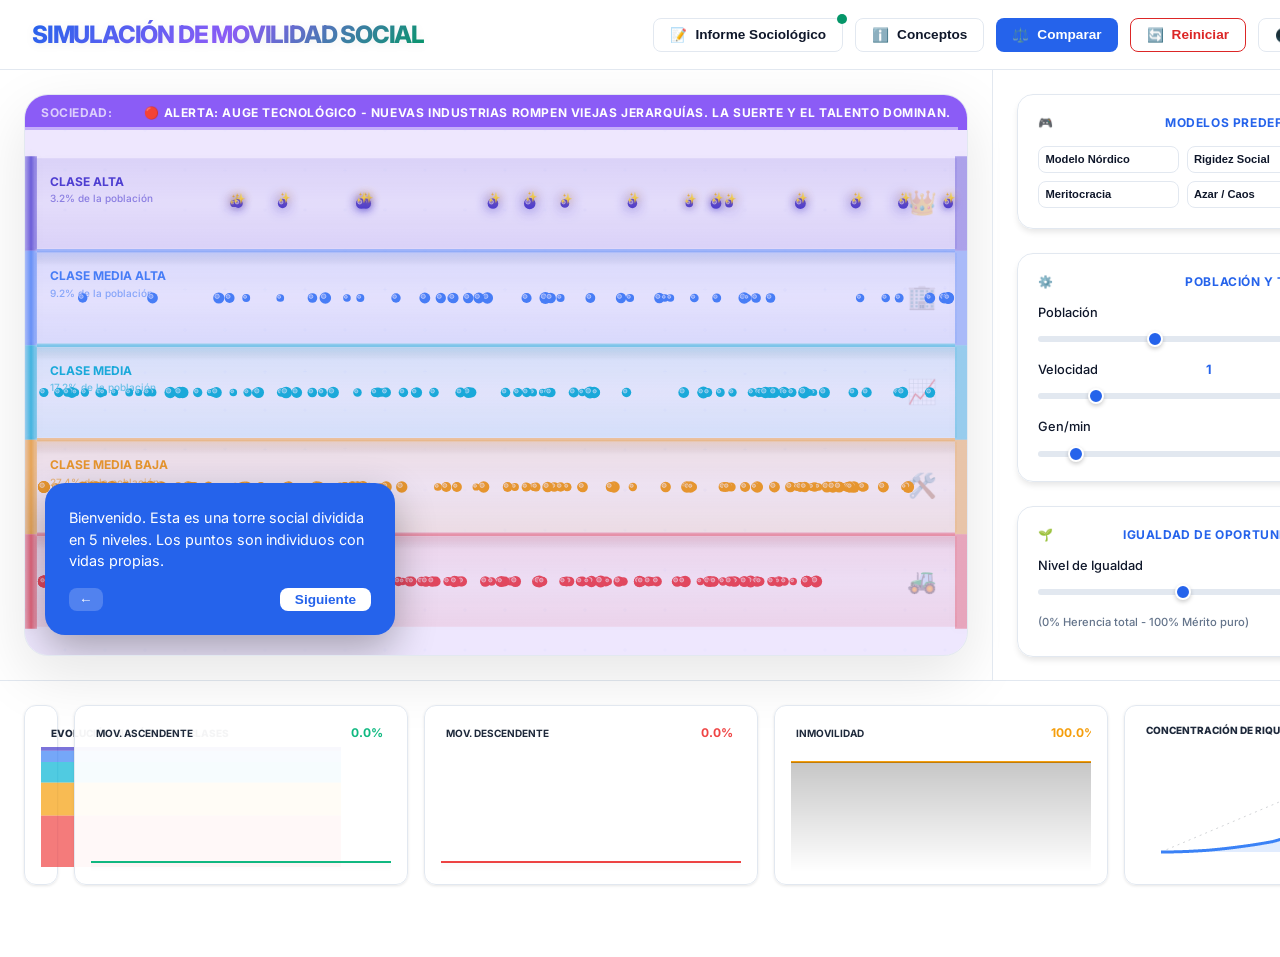
<file: movilidad-social.html>
<!DOCTYPE html>
<html lang="es">
<head>
    <meta charset="UTF-8">
    <meta name="viewport" content="width=device-width, initial-scale=1.0">
    <title>Simulación de Movilidad Social - Dr. Juan Moisés de la Serna</title>
    <style>
        @import url('https://fonts.googleapis.com/css2?family=Inter:wght@300;400;600;700&display=swap');

        :root {
            --primary: #0f172a;
            --accent: #2563eb;
            --accent-glow: rgba(37, 99, 235, 0.3);
            --bg: #ffffff;
            --text: #0f172a;
            --card-bg: rgba(255, 255, 255, 0.95);
            --border: #e2e8f0;
            --glass: rgba(255, 255, 255, 0.7);

            --up: #059669;
            --down: #dc2626;
            --stay: #d97706;

            --c5: #1e3a8a; /* Alta */
            --c4: #1d4ed8; /* Media-Alta */
            --c3: #3b82f6; /* Media */
            --c2: #60a5fa; /* Media-Baja */
            --c1: #93c5fd; /* Baja */

            --font: 'Inter', system-ui, -apple-system, sans-serif;
        }

        .dark-mode {
            --primary: #f8fafc;
            --accent: #3b82f6;
            --bg: #0f172a;
            --text: #f8fafc;
            --card-bg: rgba(15, 23, 42, 0.95);
            --border: #1e293b;
            --glass: rgba(15, 23, 42, 0.7);

            --c5: #93c5fd;
            --c4: #60a5fa;
            --c3: #3b82f6;
            --c2: #1d4ed8;
            --c1: #1e3a8a;
        }

        * { box-sizing: border-box; margin: 0; padding: 0; }

        body {
            font-family: 'Inter';
            background-color: var(--bg);
            color: var(--text);
            overflow: hidden;
            transition: all 0.5s ease;
        }

        #app {
            display: grid;
            grid-template-columns: 1fr 380px;
            grid-template-rows: 70px 1fr 220px;
            height: 100vh;
            background-color: var(--bg);
        }

        header {
            grid-column: 1 / -1;
            display: flex;
            align-items: center;
            justify-content: space-between;
            padding: 0 2rem;
            background: var(--glass);
            backdrop-filter: blur(12px);
            border-bottom: 1px solid var(--border);
            z-index: 100;
        }

        header h1 {
            font-weight: 800;
            font-size: 1.5rem;
            background: linear-gradient(135deg, var(--accent), #8b5cf6, var(--up));
            -webkit-background-clip: text;
            -webkit-text-fill-color: transparent;
            letter-spacing: -0.05em;
            text-transform: uppercase;
            filter: drop-shadow(0 2px 4px rgba(0,0,0,0.05));
        }

        .fullscreen-btn {
            background: none;
            border: none;
            padding: 0;
            font-size: 1.2rem;
            opacity: 0.6;
            transition: opacity 0.2s;
        }
        .fullscreen-btn:hover { opacity: 1; transform: scale(1.1); }

        .btn-reset {
            background: var(--down)11;
            color: var(--down);
            border-color: var(--down)33;
        }
        .btn-reset:hover {
            background: var(--down);
            color: white;
        }

        #report-btn-pulse {
            position: absolute;
            top: -5px; right: -5px;
            width: 10px; height: 10px;
            background: var(--up);
            border-radius: 50%;
            animation: pulse-green 2s infinite;
        }

        @keyframes pulse-green {
            0% { transform: scale(0.95); box-shadow: 0 0 0 0 rgba(16, 185, 129, 0.7); }
            70% { transform: scale(1); box-shadow: 0 0 0 10px rgba(16, 185, 129, 0); }
            100% { transform: scale(0.95); box-shadow: 0 0 0 0 rgba(16, 185, 129, 0); }
        }

        .header-controls { display: flex; gap: 0.75rem; }

        button {
            background: var(--card-bg);
            border: 1px solid var(--border);
            color: var(--text);
            padding: 0.5rem 1rem;
            border-radius: 8px;
            font-size: 0.85rem;
            font-weight: 600;
            cursor: pointer;
            transition: all 0.2s;
            display: flex;
            align-items: center;
            gap: 0.5rem;
        }

        button:hover {
            transform: translateY(-1px);
            box-shadow: 0 4px 12px rgba(0,0,0,0.1);
            border-color: var(--accent);
        }

        button.primary {
            background: var(--accent);
            color: white;
            border: none;
        }

        main {
            padding: 1.5rem;
            position: relative;
            display: flex;
            flex-direction: column;
            gap: 1.5rem;
        }

        #simulation-wrapper {
            flex: 1;
            position: relative;
            background: var(--bg);
            border-radius: 24px;
            border: 1px solid var(--border);
            box-shadow: 0 20px 60px rgba(0,0,0,0.1);
            overflow: hidden;
            display: flex;
            flex-direction: column;
        }

        #event-ticker {
            height: 35px;
            background: var(--accent);
            color: white;
            display: flex;
            align-items: center;
            padding: 0 1rem;
            font-size: 0.75rem;
            font-weight: 700;
            overflow: hidden;
            white-space: nowrap;
            text-transform: uppercase;
            letter-spacing: 0.05em;
            position: relative;
        }

        #event-progress {
            position: absolute;
            bottom: 0; left: 0;
            height: 3px;
            background: rgba(255,255,255,0.5);
            width: 0%;
            transition: width 0.1s linear;
        }

        aside {
            padding: 1.5rem;
            background: var(--glass);
            backdrop-filter: blur(12px);
            border-left: 1px solid var(--border);
            overflow-y: auto;
            scrollbar-width: thin;
        }

        .control-group {
            background: var(--card-bg);
            padding: 1.25rem;
            border-radius: 16px;
            border: 1px solid var(--border);
            margin-bottom: 1.5rem;
            box-shadow: 0 4px 6px -1px rgba(0, 0, 0, 0.1);
            transition: transform 0.2s;
        }
        .control-group:hover { transform: scale(1.01); }

        .control-group h3 {
            font-size: 0.75rem;
            text-transform: uppercase;
            letter-spacing: 0.05em;
            margin-bottom: 1rem;
            color: var(--accent);
            display: flex;
            align-items: center;
            justify-content: space-between;
        }

        .input-row { margin-bottom: 1rem; }
        .input-row:last-child { margin-bottom: 0; }

        label {
            display: flex;
            justify-content: space-between;
            font-size: 0.8rem;
            font-weight: 500;
            margin-bottom: 0.4rem;
        }

        label span { color: var(--accent); font-weight: 700; }

        input[type="range"] {
            width: 100%;
            height: 6px;
            background: var(--border);
            border-radius: 3px;
            appearance: none;
            cursor: pointer;
        }

        input[type="range"]::-webkit-slider-thumb {
            appearance: none;
            width: 16px;
            height: 16px;
            background: var(--accent);
            border-radius: 50%;
            border: 2px solid white;
            box-shadow: 0 2px 4px rgba(0,0,0,0.2);
        }

        footer {
            grid-column: 1 / -1;
            display: grid;
            grid-template-columns: repeat(8, 1fr);
            gap: 1rem;
            padding: 1.5rem;
            background: var(--bg);
            border-top: 1px solid var(--border);
            overflow-x: auto;
        }

        .chart-box {
            background: var(--card-bg);
            border-radius: 12px;
            border: 1px solid var(--border);
            padding: 1rem;
            height: 180px;
            position: relative;
            box-shadow: 0 1px 3px rgba(0,0,0,0.1);
        }

        .hidden { display: none !important; }

        /* Modals and Cards */
        .modal {
            position: fixed;
            z-index: 1000;
            left: 0; top: 0; width: 100%; height: 100%;
            background: rgba(0, 0, 0, 0.4);
            backdrop-filter: blur(8px);
            display: flex;
            align-items: center;
            justify-content: center;
            animation: fadeIn 0.3s ease;
        }

        .modal-content {
            background: var(--card-bg);
            padding: 2.5rem;
            border-radius: 24px;
            border: 1px solid var(--border);
            max-width: 700px;
            width: 90%;
            max-height: 80vh;
            overflow-y: auto;
            position: relative;
            box-shadow: 0 20px 50px rgba(0,0,0,0.2);
        }

        .tab-container {
            display: flex;
            gap: 1rem;
            margin-bottom: 2rem;
            border-bottom: 1px solid var(--border);
            padding-bottom: 0.5rem;
        }

        .tab {
            padding: 0.75rem 1.5rem;
            cursor: pointer;
            border-radius: 12px;
            font-weight: 700;
            font-size: 0.9rem;
            transition: all 0.2s;
            color: var(--text);
            opacity: 0.6;
        }

        .tab.active {
            background: var(--accent);
            color: white;
            opacity: 1;
        }

        .tab:hover:not(.active) {
            background: var(--border);
            opacity: 0.8;
        }

        .close {
            position: absolute;
            right: 1.5rem; top: 1.5rem;
            font-size: 1.25rem;
            cursor: pointer;
            width: 32px;
            height: 32px;
            display: flex;
            align-items: center;
            justify-content: center;
            border-radius: 50%;
            background: var(--border);
            transition: all 0.2s;
        }

        .close:hover { background: var(--down); color: white; }

        #info-card {
            position: absolute;
            z-index: 200;
            background: var(--card-bg);
            backdrop-filter: blur(12px);
            border: 1px solid var(--accent);
            padding: 1.25rem;
            border-radius: 16px;
            box-shadow: 0 10px 30px rgba(0,0,0,0.15);
            pointer-events: none;
            font-size: 0.85rem;
            width: 240px;
            animation: slideIn 0.2s ease;
        }

        #didactic-overlay {
            position: absolute;
            bottom: 20px; left: 20px;
            max-width: 350px;
            background: var(--accent);
            color: white;
            padding: 1.5rem;
            border-radius: 20px;
            box-shadow: 0 15px 40px rgba(0,0,0,0.3);
            z-index: 300;
            font-size: 0.9rem;
            line-height: 1.5;
        }

        #compare-grid {
            display: grid;
            grid-template-columns: 1fr 1fr;
            height: 100%;
            gap: 1px;
            background: var(--border);
        }

        #compare-grid canvas { background: var(--bg); }

        .stat-badge {
            display: flex;
            justify-content: space-between;
            padding: 0.5rem 0;
            border-bottom: 1px solid var(--border);
            font-size: 0.85rem;
        }
        .stat-badge:last-child { border-bottom: none; }
        .stat-badge span { font-weight: 700; color: var(--accent); }

        @keyframes fadeIn { from { opacity: 0; } to { opacity: 1; } }
        @keyframes slideIn { from { transform: translateY(10px); opacity: 0; } to { transform: translateY(0); opacity: 1; } }

        @media (max-width: 1100px) {
            #app {
                grid-template-columns: 1fr;
                grid-template-rows: 70px 500px 1fr 180px;
                overflow-y: auto;
            }
            aside { border-left: none; border-top: 1px solid var(--border); }
            footer { grid-template-columns: repeat(2, 1fr); height: auto; }
        }
    </style>
</head>
<body class="light-mode">
    <div id="app">
        <header>
            <h1>Simulación de Movilidad Social</h1>
            <div class="header-controls">
                <button id="btn-report" style="position:relative;">
                    <span>📝</span> Informe Sociológico
                    <div id="report-btn-pulse"></div>
                </button>
                <button id="btn-edu"><span>ℹ️</span> Conceptos</button>
                <button id="btn-compare" class="primary"><span>⚖️</span> Comparar</button>
                <button id="btn-reset" class="btn-reset"><span>🔄</span> Reiniciar</button>
                <button id="btn-theme"><span>🌓</span></button>
                <button id="btn-fullscreen" class="fullscreen-btn"><span>⛶</span></button>
            </div>
        </header>

        <main>
            <div id="simulation-wrapper">
                <div id="didactic-overlay" class="hidden">
                    <p id="tour-text"></p>
                    <div style="display:flex; justify-content: space-between; margin-top: 1rem;">
                        <button onclick="prevStep()" style="background:rgba(255,255,255,0.2); border:none; color:white; padding: 4px 10px;">←</button>
                        <button id="btn-next-tour" onclick="nextStep()" style="background:white; color:var(--accent); border:none; padding: 4px 15px; font-weight:700;">Entendido</button>
                    </div>
                </div>
                <div id="event-ticker">
                    <div id="event-progress"></div>
                    <span style="margin-right: 2rem; opacity: 0.7;">SOCIEDAD:</span>
                    <span id="ticker-msg">Iniciando simulación de movilidad...</span>
                </div>
                <canvas id="simCanvas" style="flex: 1;"></canvas>
                <div id="compare-grid" class="hidden">
                    <canvas id="simCanvasA"></canvas>
                    <canvas id="simCanvasB"></canvas>
                </div>
            </div>
        </main>

        <aside>
            <section class="control-group">
                <h3><span>🎮</span> Modelos Predefinidos</h3>
                <div style="display: grid; grid-template-columns: 1fr 1fr; gap: 0.5rem;">
                    <button onclick="applyPreset('nordic', this)" style="font-size: 0.7rem; padding: 0.4rem;">Modelo Nórdico</button>
                    <button onclick="applyPreset('rigid', this)" style="font-size: 0.7rem; padding: 0.4rem;">Rigidez Social</button>
                    <button onclick="applyPreset('merit', this)" style="font-size: 0.7rem; padding: 0.4rem;">Meritocracia</button>
                    <button onclick="applyPreset('chaos', this)" style="font-size: 0.7rem; padding: 0.4rem;">Azar / Caos</button>
                </div>
            </section>

            <section class="control-group">
                <h3><span>⚙️</span> Población y Tiempo</h3>
                <div class="input-row">
                    <label>Población <span id="val-pop">500</span></label>
                    <input type="range" id="input-pop" min="300" max="800" value="500">
                </div>
                <div class="input-row">
                    <label>Velocidad <span id="val-speed">1</span>x</label>
                    <input type="range" id="input-speed" min="0.1" max="5" step="0.1" value="1">
                </div>
                <div class="input-row">
                    <label>Gen/min <span id="val-gen-rate">2</span></label>
                    <input type="range" id="input-gen-rate" min="1" max="10" value="2">
                </div>
            </section>

            <section class="control-group">
                <h3><span>🌱</span> Igualdad de Oportunidades</h3>
                <div class="input-row">
                    <label>Nivel de Igualdad <span id="val-equality">50%</span></label>
                    <input type="range" id="input-equality" min="0" max="100" value="50">
                </div>
                <div class="input-row">
                    <label style="font-size: 0.7rem; color: #64748b;">(0% Herencia total - 100% Mérito puro)</label>
                </div>
            </section>

            <section class="control-group">
                <h3><span>📊</span> Factores Meritocráticos</h3>
                <div class="input-row">
                    <label>Educación <span id="val-edu-w">50</span></label>
                    <input type="range" id="input-edu-weight" min="0" max="100" value="50">
                </div>
                <div class="input-row">
                    <label>Talento <span id="val-tal-w">50</span></label>
                    <input type="range" id="input-talent-weight" min="0" max="100" value="50">
                </div>
                <div class="input-row">
                    <label>Esfuerzo <span id="val-eff-w">50</span></label>
                    <input type="range" id="input-effort-weight" min="0" max="100" value="50">
                </div>
            </section>

            <section class="control-group">
                <h3><span>🏦</span> Factores Estructurales</h3>
                <div class="input-row">
                    <label>Capital Económico <span id="val-wealth-w">50</span></label>
                    <input type="range" id="input-wealth-weight" min="0" max="100" value="50">
                </div>
                <div class="input-row">
                    <label>Capital Social <span id="val-soc-w">50</span></label>
                    <input type="range" id="input-social-weight" min="0" max="100" value="50">
                </div>
                <div class="input-row">
                    <label>Azar / Suerte <span id="val-luck-w">20</span></label>
                    <input type="range" id="input-luck-weight" min="0" max="100" value="20">
                </div>
                <div class="input-row" style="margin-top: 1rem; padding-top: 0.5rem; border-top: 1px solid var(--border);">
                    <label style="cursor: pointer; display: flex; align-items: center; gap: 0.5rem;">
                        <input type="checkbox" id="input-cumulative" checked> Ventajas Acumulativas
                    </label>
                    <p style="font-size: 0.65rem; color: #64748b; margin-top: 0.2rem;">Los más ricos generan riqueza más rápido.</p>
                </div>
            </section>

            <section class="control-group">
                <h3><span>🧬</span> Demografía</h3>
                <div class="input-row">
                    <label>Tasa Natalidad <span id="val-birth">50</span></label>
                    <input type="range" id="input-birth" min="0" max="100" value="50">
                </div>
                <div class="input-row">
                    <label>Tasa Mortalidad <span id="val-death">50</span></label>
                    <input type="range" id="input-death" min="0" max="100" value="50">
                </div>
            </section>

            <section class="control-group">
                <h3><span>📈</span> Datos en Vivo</h3>
                <div class="stat-badge">Población <span id="stat-pop">0</span></div>
                <div class="stat-badge">Edad Media <span id="stat-age">0</span></div>
                <div class="stat-badge">Clase Predom. <span id="stat-main-class">-</span></div>
                <div class="stat-badge">Prob. Media Ascenso <span id="stat-p-up">0%</span></div>
                <div class="stat-badge">Prob. Media Descenso <span id="stat-p-down">0%</span></div>
                <div class="stat-badge">Riqueza Media <span id="stat-wealth">0%</span></div>
                <div class="stat-badge">Cap. Social Medio <span id="stat-soc">0%</span></div>
                <div class="stat-badge">Cap. Cultural Medio <span id="stat-cult">0%</span></div>
                <div class="stat-badge">Generación <span id="stat-gen">0</span></div>
                <div class="stat-badge">Coeficiente Gini <span id="stat-gini">0.00</span></div>
                <div class="stat-badge">Movilidad Total <span id="stat-total-mov">0%</span></div>
                <div class="stat-badge">Mov. Ascendente <span id="stat-up">0%</span></div>
                <div class="stat-badge">Mov. Descendente <span id="stat-down">0%</span></div>
                <div style="margin-top: 1rem; display: flex; flex-direction: column; gap: 0.5rem;">
                    <label style="display: flex; align-items: center; gap: 0.5rem; font-size: 0.75rem; cursor: pointer;">
                        <input type="checkbox" id="input-show-lines"> Ver Herencia Visual
                    </label>
                    <label style="display: flex; align-items: center; gap: 0.5rem; font-size: 0.75rem; cursor: pointer;">
                        <input type="checkbox" id="input-map-herencia"> Mapa de Reproducción Social
                    </label>
                </div>
            </section>
        </aside>

        <footer>
            <div class="chart-box" style="grid-column: span 2;"><canvas id="chart-history"></canvas></div>
            <div class="chart-box"><canvas id="chart-up"></canvas></div>
            <div class="chart-box"><canvas id="chart-down"></canvas></div>
            <div class="chart-box"><canvas id="chart-stay"></canvas></div>
            <div class="chart-box"><canvas id="chart-gini"></canvas></div>
            <div class="chart-box"><canvas id="chart-gatsby"></canvas></div>
            <div class="chart-box"><canvas id="chart-dist"></canvas></div>

            <div style="grid-column: 1 / -1; padding-top: 1rem; border-top: 1px solid var(--border); font-size: 0.7rem; color: #64748b; display: flex; justify-content: space-between; align-items: center;">
                <div>
                    <strong>Referencias Científicas:</strong>
                    Bourdieu, P. (1984). La Distinción | Piketty, T. (2013). El Capital en el Siglo XXI | OECD (2018). A Broken Social Elevator?
                </div>
                <div>Simulación de Nivel Académico v8.0 | Dr. Juan Moisés de la Serna</div>
            </div>
        </footer>

        <!-- Modals -->
        <div id="modal-edu" class="modal hidden">
            <div class="modal-content" style="max-width: 850px;">
                <span class="close">&times;</span>
                <h2 id="modal-title" style="margin-bottom: 1.5rem;">Laboratorio Científico de Movilidad Social</h2>

                <div class="tab-container">
                    <div class="tab active" onclick="switchTab('teoria')">📚 Teoría Científica</div>
                    <div class="tab" onclick="switchTab('laboratorio')">🧪 Experimentos</div>
                    <div class="tab" onclick="switchTab('referencias')">📖 Referencias</div>
                </div>

                <div id="edu-content">
                    <!-- Dynamic content here -->
                </div>
            </div>
        </div>

        <div id="info-card" class="card hidden">
            <!-- Individual info card -->
        </div>
    </div>

    <script>
        /**
         * Simulación de Movilidad Social
         * Autor: Jules (IA) para Dr. Juan Moisés de la Serna
         */

        // Caching colors to avoid DOM access in the loop and handle alpha correctly
        const COLORS = {
            light: {
                c5: '#4338ca', c4: '#3b82f6', c3: '#06b6d4', c2: '#f59e0b', c1: '#ef4444',
                up: '#10b981', down: '#ef4444', stay: '#f59e0b', accent: '#3b82f6', text: '#1e293b', border: '#e2e2e2'
            },
            dark: {
                c5: '#818cf8', c4: '#60a5fa', c3: '#22d3ee', c2: '#fbbf24', c1: '#f87171',
                up: '#34d399', down: '#f87171', stay: '#fbbf24', accent: '#60a5fa', text: '#f1f5f9', border: '#1e293b'
            }
        };

        const getC = (key, alpha = 1) => {
            const isDark = document.body.classList.contains('dark-mode');
            const hex = COLORS[isDark ? 'dark' : 'light'][key] || '#000000';
            if (alpha === 1) return hex;
            // Simple hex to rgba
            const r = parseInt(hex.slice(1, 3), 16);
            const g = parseInt(hex.slice(3, 5), 16);
            const b = parseInt(hex.slice(5, 7), 16);
            return `rgba(${r}, ${g}, ${b}, ${alpha})`;
        };

        // --- Constantes y Configuración ---
        const CLASSES = {
            5: { name: 'Clase Alta', minWealth: 0.9 },
            4: { name: 'Clase Media Alta', minWealth: 0.75 },
            3: { name: 'Clase Media', minWealth: 0.45 },
            2: { name: 'Clase Media Baja', minWealth: 0.2 },
            1: { name: 'Clase Baja', minWealth: 0.0 }
        };

        const INITIAL_DISTRIBUTION = { 1: 0.45, 2: 0.25, 3: 0.18, 4: 0.09, 5: 0.03 };

        // --- Clase Individual ---
        class Individual {
            constructor(id, socialClass, attributes = {}, canvasHeight = 600) {
                this.id = id;
                this.parent = attributes.parent || null;
                this.age = attributes.age || Math.floor(Math.random() * 60);
                this.originClass = socialClass;
                this.currentClass = socialClass;

                // Atributos base (0-1)
                this.talent = attributes.talent || Math.random();
                this.effort = attributes.effort || Math.random();
                this.luck = Math.random();

                // Capitales (0-1)
                this.wealth = attributes.wealth || this.getInitialWealth(socialClass);
                this.education = attributes.education || this.getInitialEducation(socialClass);
                this.socialCapital = attributes.socialCapital || this.getInitialCapital(socialClass);
                this.culturalCapital = attributes.culturalCapital || this.getInitialCapital(socialClass);

                // Posición visual (Normalizada 0-1 para X, Píxeles para Y)
                this.x = attributes.x || Math.random();
                this.targetY = this.getTargetY();
                this.y = attributes.y || (this.targetY * canvasHeight);

                // Parent for lineage
                this.parentPos = attributes.parentPos || null;

                // Historial
                this.history = [{ age: this.age, class: socialClass, wealth: this.wealth }];
                this.isAscending = false;
                this.isDescending = false;
                this.ascentCount = 0;
                this.descentCount = 0;
                this.trail = [];
                this.particles = [];
                this.lifetime = 0;
                this.flashFrames = 0;
            }

            getInitialWealth(socialClass) {
                const base = { 1: 0.05, 2: 0.2, 3: 0.4, 4: 0.6, 5: 0.9 };
                return base[socialClass] + (Math.random() * 0.1 - 0.05);
            }

            getInitialEducation(socialClass) {
                const base = { 1: 0.1, 2: 0.3, 3: 0.5, 4: 0.7, 5: 0.9 };
                return base[socialClass] + (Math.random() * 0.2 - 0.1);
            }

            getInitialCapital(socialClass) {
                const base = { 1: 0.1, 2: 0.3, 3: 0.5, 4: 0.7, 5: 0.9 };
                return base[socialClass] + (Math.random() * 0.2 - 0.1);
            }

            getTargetY() {
                // Mapear clase 1-5 a coordenadas Y (1 abajo, 5 arriba)
                const margin = 0.05;
                const step = (1 - 2 * margin) / 5;
                return 1 - (margin + (this.currentClass - 0.5) * step);
            }

            update(params, stepSize, canvasHeight) {
                if (this.flashFrames > 0) this.flashFrames--;
                const yearsPassed = stepSize * 25;
                const lastAge = Math.floor(this.age);
                this.age += yearsPassed;
                this.lifetime += stepSize;

                // Invertir en capital cultural y educación según riqueza (Barrera Estructural)
                const educationBoost = (this.wealth * 0.01 + this.culturalCapital * 0.005) * yearsPassed;
                this.education = Math.min(1, this.education + educationBoost);

                // Evolución de riqueza
                // Los ricos tienen retornos de capital más altos (Ventaja Acumulativa) si está activa
                let returnRate = 0.003;
                if (params.cumulative && this.wealth > 0.7) {
                    returnRate = 0.008; // Retorno premium para grandes capitales
                }
                const capitalReturns = this.wealth * returnRate * yearsPassed;
                const laborIncome = (this.effort * 0.005 + this.talent * 0.002 + this.education * 0.004) * (params.wealthWeight / 50) * yearsPassed;

                this.wealth += capitalReturns + laborIncome;
                this.wealth -= 0.004 * yearsPassed; // Gastos de vida (proporcionalmente más pesados para pobres)
                this.wealth = Math.max(0, Math.min(1, this.wealth));

                // Evaluar movilidad cada "año"
                if (Math.floor(this.age) > lastAge) {
                    this.evaluateMobility(params);
                }

                // Fricción Social Física: Resistencia al movimiento
                this.applyPhysics(params, stepSize, canvasHeight);
            }

            applyPhysics(params, stepSize, canvasHeight) {
                // Deriva horizontal según capital social (más contactos = más movimiento)
                const drift = (this.socialCapital - 0.5) * 0.01 * params.speed;
                this.x = Math.max(0.02, Math.min(0.98, this.x + drift));

                // Resistencia vertical (Fricción de Clase)
                // Usamos la altura real del canvas para evitar desajustes visuales
                const targetYPx = this.targetY * canvasHeight;
                const dist = targetYPx - this.y;

                // Si está cruzando una frontera (dy significativo), aplicar fricción según igualdad
                if (Math.abs(dist) > 5) {
                    const friction = (100 - params.equality) / 200; // 0 a 0.5
                    const speed = 0.015 * (1 - friction);
                    this.y += dist * speed * params.speed;
                } else {
                    this.y += dist * 0.05 * params.speed;
                }
            }

            evaluateMobility(params) {
                // Cálculo de probabilidad de ascenso/descenso
                // Meritocracia vs Estructura (Habitus de Bourdieu)
                const merit = (this.talent * (params.talentWeight/100) + this.effort * (params.effortWeight/100) + this.education * (params.eduWeight/100)) / 3;
                const structural = (this.wealth * (params.wealthWeight/100) + this.socialCapital * (params.socialWeight/100)) / 2;
                const luckFactor = (Math.random() - 0.5) * (params.luckWeight / 50);

                // La "Igualdad de Oportunidades" actúa como un switch entre mérito y herencia
                const eq = params.equality / 100;
                const score = (merit * eq + structural * (1 - eq)) + luckFactor;

                // Probabilidades individuales para estadísticas
                this.pAscent = Math.max(0, Math.min(1, score * 1.5));
                this.pDescent = Math.max(0, Math.min(1, (1 - score) * 0.8));

                const oldClass = this.currentClass;

                // Umbrales de clase dinámicos basados en score
                if (score > 0.7 && this.currentClass < 5) {
                    this.currentClass++;
                    this.isAscending = true;
                    this.isDescending = false;
                    this.ascentCount++;
                    this.flashFrames = 60; // Efecto visual de ascenso
                } else if (score < 0.25 && this.currentClass > 1) {
                    this.currentClass--;
                    this.isDescending = true;
                    this.isAscending = false;
                    this.descentCount++;
                } else {
                    this.isAscending = false;
                    this.isDescending = false;
                }

                if (oldClass !== this.currentClass) {
                    this.targetY = this.getTargetY();
                    this.flashFrames = 100; // Increased duration for more "majestic" feel

                    // Spawn particles
                    const color = this.currentClass > oldClass ? 'up' : 'down';
                    const canvas = document.getElementById('simCanvas'); // Helper for coords
                    for(let i=0; i<25; i++) {
                        this.particles.push({
                            x: this.x * (canvas ? canvas.width : 800),
                            y: this.y,
                            vx: (Math.random() - 0.5) * 3,
                            vy: (Math.random() - 0.5) * 3,
                            life: 1.0,
                            size: Math.random() * 4,
                            color: color
                        });
                    }

                    this.history.push({
                        age: Math.floor(this.age),
                        class: this.currentClass,
                        wealth: parseFloat(this.wealth.toFixed(2))
                    });

                    // Trigger Narrative Event
                    if (this.currentClass === 5 && oldClass < 5) {
                        pushSocialEvent(`🚀 ¡EXCEPCIONAL! ID #${this.id.toString().slice(-4)} ha roto el techo de cristal.`);
                    } else if (this.currentClass === 1 && oldClass > 1) {
                        pushSocialEvent(`📉 CRISIS: ID #${this.id.toString().slice(-4)} ha caído a la clase más baja.`);
                    }
                }

            }
        }

        // --- Clase Sociedad ---
        class Society {
            constructor(canvasId, populationSize) {
                this.canvas = document.getElementById(canvasId);
                this.ctx = this.canvas.getContext('2d');
                this.population = [];
                this.populationSize = populationSize;
                this.generation = 0;
                this.stats = {
                    upMobility: 0,
                    downMobility: 0,
                    stayed: 0,
                    totalMoves: 0,
                    gini: 0
                };

                this.initPopulation();
            }

            initPopulation() {
                this.population = [];
                for (let i = 0; i < this.populationSize; i++) {
                    const rand = Math.random();
                    let cumulative = 0;
                    let socialClass = 1;
                    for (let c in INITIAL_DISTRIBUTION) {
                        cumulative += INITIAL_DISTRIBUTION[c];
                        if (rand <= cumulative) {
                            socialClass = parseInt(c);
                            break;
                        }
                    }
                    this.population.push(new Individual(i, socialClass, {}, this.canvas.height));
                }
            }

            step(params, stepSize) {
                this.generation += stepSize;
                this.populationSize = params.population; // Ajuste dinámico de población

                // Pre-calculo de Repulsión Social (Fricción entre individuos)
                this.applySocialRepulsion();

                this.population.forEach(ind => {
                    ind.update(params, stepSize, this.canvas.height);
                });

                // Natalidad y Mortalidad (ajustado por stepSize para mantener coherencia)
                const adjustedDeathRate = (params.deathRate / 100) * stepSize * 5;
                if (Math.random() < adjustedDeathRate) {
                    const deadIndex = Math.floor(Math.random() * this.population.length);
                    const parent = this.population[deadIndex];
                    this.population.splice(deadIndex, 1);

                    // Nacimiento (Herencia)
                    if (Math.random() < params.birthRate / 1000) {
                        this.birth(parent, params);
                    }
                }

                // Mantener población estable si es necesario
                while (this.population.length < this.populationSize) {
                    const parent = this.population[Math.floor(Math.random() * this.population.length)];
                    this.birth(parent, params);
                }
            }

            birth(parent, params) {
                const socialClass = parent.currentClass;
                const inheritanceFactor = (100 - params.equality) / 100;

                const child = new Individual(Date.now() + Math.random(), socialClass, {
                    age: 0,
                    x: parent.x + (Math.random() * 0.1 - 0.05),
                    y: parent.y, // Nace en la posición del padre
                    talent: Math.random(),
                    effort: Math.random(),
                    wealth: parent.wealth * inheritanceFactor + Math.random() * (1 - inheritanceFactor),
                    education: parent.education * inheritanceFactor + Math.random() * (1 - inheritanceFactor),
                    socialCapital: parent.socialCapital * inheritanceFactor + Math.random() * (1 - inheritanceFactor),
                    culturalCapital: parent.culturalCapital * inheritanceFactor + Math.random() * (1 - inheritanceFactor),
                    parentPos: { x: parent.x, y: parent.y },
                    parent: parent
                }, this.canvas.height);
                this.population.push(child);
            }

            calculateGini() {
                if (this.population.length === 0) return 0;
                const wealths = this.population.map(ind => ind.wealth).sort((a, b) => a - b);
                const n = wealths.length;
                let sum = 0;
                let totalWealth = 0;
                for (let i = 0; i < n; i++) {
                    sum += (i + 1) * wealths[i];
                    totalWealth += wealths[i];
                }
                if (totalWealth === 0) return 0;
                this.stats.gini = (2 * sum) / (n * totalWealth) - (n + 1) / n;
                return Math.max(0, this.stats.gini);
            }

            draw(params) {
                const { ctx, canvas } = this;
                ctx.clearRect(0, 0, canvas.width, canvas.height);

                this.drawSocialField(params);
                this.drawBackground(params);
                this.drawIndividuals();
            }

            drawSocialField(params) {
                const { ctx, canvas } = this;
                const gridSize = 40;
                const rows = Math.ceil(canvas.height / gridSize);
                const cols = Math.ceil(canvas.width / gridSize);

                ctx.save();
                ctx.lineWidth = 0.5;

                // Calcular densidad por celdas
                const density = Array(rows).fill(0).map(() => Array(cols).fill(0));
                this.population.forEach(ind => {
                    const r = Math.floor(ind.y / gridSize);
                    const c = Math.floor((ind.x * canvas.width) / gridSize);
                    if (r >= 0 && r < rows && c >= 0 && c < cols) {
                        density[r][c]++;
                    }
                });

                for (let r = 0; r <= rows; r++) {
                    for (let c = 0; c <= cols; c++) {
                        const x = c * gridSize;
                        const y = r * gridSize;

                        // Warp grid based on density
                        let offsetX = 0;
                        let offsetY = 0;

                        // Reacción a los individuos cercanos
                        if (r < rows && c < cols) {
                            const d = Math.min(10, density[r][c]);
                            offsetY = Math.sin(Date.now() * 0.001 + r) * d * 0.5;
                        }

                        const opacity = 0.03 + (Math.sin(Date.now() * 0.001 + (r + c) * 0.5) + 1) * 0.02;
                        ctx.strokeStyle = getC('accent', opacity);

                        // Dibujar puntos o líneas cruzadas
                        ctx.beginPath();
                        ctx.moveTo(x - 2, y + offsetY);
                        ctx.lineTo(x + 2, y + offsetY);
                        ctx.moveTo(x, y + offsetY - 2);
                        ctx.lineTo(x, y + offsetY + 2);
                        ctx.stroke();
                    }
                }
                ctx.restore();
            }

            drawBackground(params) {
                const { ctx, canvas } = this;
                const margin = 0.05 * canvas.height;
                const step = (canvas.height - 2 * margin) / 5;

                // Calculamos la igualdad efectiva considerando modificadores de eventos
                let effectiveEq = params ? params.equality : 50;
                if (activeEvent && activeEvent.modifiers && activeEvent.modifiers.wealthWeight) {
                    // Si la riqueza pesa más, la igualdad efectiva baja visualmente
                    effectiveEq *= (1 / activeEvent.modifiers.wealthWeight);
                }

                for (let i = 0; i < 5; i++) {
                    const socialClass = 5 - i;
                    const y = margin + i * step;
                    const color = getC('c' + socialClass);

                    // Modern social layers with refined depth and "Glass" texture
                    ctx.save();
                    const layerGrad = ctx.createLinearGradient(0, y, 0, y + step);
                    layerGrad.addColorStop(0, getC('c' + socialClass, isComparing ? 0.03 : 0.12));
                    layerGrad.addColorStop(0.5, getC('c' + socialClass, isComparing ? 0.01 : 0.06));
                    layerGrad.addColorStop(1, getC('c' + socialClass, isComparing ? 0.03 : 0.12));

                    ctx.fillStyle = layerGrad;
                    ctx.shadowBlur = 10;
                    ctx.shadowColor = 'rgba(0,0,0,0.05)';
                    ctx.fillRect(10, y + 2, canvas.width - 20, step - 4);

                    // Architectural Pillars (L/R)
                    const pillarWidth = 12;
                    const pillarGrad = ctx.createLinearGradient(0, y, pillarWidth, y);
                    pillarGrad.addColorStop(0, getC('c' + socialClass, 0.4));
                    pillarGrad.addColorStop(0.5, getC('c' + socialClass, 0.8));
                    pillarGrad.addColorStop(1, getC('c' + socialClass, 0.4));

                    ctx.fillStyle = pillarGrad;
                    ctx.fillRect(0, y, pillarWidth, step);
                    ctx.fillRect(canvas.width - pillarWidth, y, pillarWidth, step);
                    ctx.restore();

                    // Physical "Glass Ceiling/Floor" visual (Barreras Estructurales)
                    const barrierOpacity = (1 - effectiveEq/100) * 0.6 + 0.05;
                    const barrierHeight = (1 - effectiveEq/100) * 12;

                    if (socialClass < 5) {
                        ctx.save();
                        const bOpacity = (1 - effectiveEq/100) * 0.7 + 0.1;
                        const bHeight = (1 - effectiveEq/100) * 15;

                        // Area de distorsión bajo el techo
                        const barrierGrad = ctx.createLinearGradient(0, y, 0, y + bHeight * 2);
                        barrierGrad.addColorStop(0, getC('c' + socialClass, bOpacity * 0.4));
                        barrierGrad.addColorStop(1, 'transparent');
                        ctx.fillStyle = barrierGrad;
                        ctx.fillRect(pillarWidth, y, canvas.width - 2 * pillarWidth, bHeight * 2);

                        // Línea principal de tensión (Brilla más si hay crisis/rigidez)
                        ctx.strokeStyle = getC('c' + socialClass, bOpacity);
                        ctx.lineWidth = 1 + (1 - effectiveEq/100) * 5;
                        if (activeEvent && activeEvent.name === "CRISIS ECONÓMICA") {
                            ctx.shadowBlur = 15;
                            ctx.shadowColor = getC('c' + socialClass);
                        }

                        ctx.beginPath();
                        ctx.moveTo(pillarWidth, y);
                        ctx.lineTo(canvas.width - pillarWidth, y);
                        ctx.stroke();

                        // Efecto de "cristal" y reflejos
                        if (effectiveEq < 30) {
                            ctx.strokeStyle = 'rgba(255,255,255,0.4)';
                            ctx.setLineDash([15, 25]);
                            ctx.lineWidth = 1;
                            ctx.stroke();
                        }
                        ctx.restore();
                    }

                    // Refined Floating Labels
                    ctx.fillStyle = color;
                    ctx.font = '700 12px Inter';
                    ctx.textBaseline = 'top';
                    ctx.fillText(CLASSES[socialClass].name.toUpperCase(), 25, y + 20);

                    // Add population percentage per class
                    const classCount = this.population.filter(ind => ind.currentClass === socialClass).length;
                    const classPct = ((classCount / this.population.length) * 100).toFixed(1);
                    ctx.font = '500 10px Inter';
                    ctx.globalAlpha = 0.6;
                    ctx.fillText(`${classPct}% de la población`, 25, y + 38);
                    ctx.globalAlpha = 1.0;

                    // Enhanced illustrative icons
                    const icons = ['👑', '🏢', '📈', '🛠️', '🚜'];
                    ctx.font = '24px Inter';
                    ctx.globalAlpha = 0.4;
                    ctx.fillText(icons[5 - socialClass], canvas.width - 60, y + step/2 - 12);
                    ctx.globalAlpha = 1.0;
                }
            }

            applySocialRepulsion() {
                // Simula la "competencia por el espacio social"
                const n = this.population.length;
                const force = 0.0002;
                const minDist = 0.03;

                for (let i = 0; i < n; i++) {
                    const a = this.population[i];
                    for (let j = i + 1; j < n; j++) {
                        const b = this.population[j];
                        if (a.currentClass !== b.currentClass) continue;

                        const dx = a.x - b.x;
                        const dist = Math.abs(dx);

                        if (dist < minDist) {
                            const push = (minDist - dist) * force;
                            a.x += dx > 0 ? push : -push;
                            b.x += dx > 0 ? -push : push;
                        }
                    }
                }
            }

            isAncestorOf(ancestor, descendant) {
                let current = descendant.parent;
                while (current) {
                    if (current === ancestor) return true;
                    current = current.parent;
                }
                return false;
            }

            drawIndividuals() {
                const { ctx, canvas } = this;
                const showLines = document.getElementById('input-show-lines')?.checked;

                this.population.forEach(ind => {
                    // Update particles
                    ind.particles = ind.particles.filter(p => p.life > 0);
                    ind.particles.forEach(p => {
                        p.x += p.vx;
                        p.y += p.vy;
                        p.life -= 0.02;
                        ctx.beginPath();
                        ctx.arc(p.x, p.y, p.size, 0, Math.PI * 2);
                        ctx.fillStyle = getC(p.color, p.life);
                        ctx.fill();
                    });

                    // Check if is part of selected lineage
                    const isSelected = selectedIndividual === ind;
                    const isAncestor = selectedIndividual && this.isAncestorOf(ind, selectedIndividual);
                    const isDescendant = selectedIndividual && this.isAncestorOf(selectedIndividual, ind);
                    const isLineage = isSelected || isAncestor || isDescendant;

                    // El movimiento ya se gestiona en Individual.applyPhysics para realismo físico
                    const dy = ind.targetY * canvas.height - ind.y;

                    const screenX = ind.x * canvas.width;
                    const screenY = ind.y;

                    // Generational Lineage lines (persistent for selected)
                    const showMap = document.getElementById('input-map-herencia')?.checked;
                    const isStatic = ind.parent && ind.currentClass === ind.parent.currentClass;

                    if ((showLines && ind.parentPos && ind.age < 25) || (isSelected && ind.parent) || (showMap && isStatic)) {
                        ctx.save();
                        ctx.beginPath();
                        let curr = ind;
                        let depth = 0;
                        while(curr && curr.parent) {
                            ctx.moveTo(curr.x * canvas.width, curr.y);
                            ctx.lineTo(curr.parent.x * canvas.width, curr.parent.y);
                            if (!isSelected && !showMap) break;
                            if (showMap && (curr.currentClass !== curr.parent.currentClass || depth > 2)) break;
                            curr = curr.parent;
                            depth++;
                        }

                        if (showMap && isStatic && !isSelected) {
                            ctx.strokeStyle = getC('c' + ind.currentClass, 0.2);
                            ctx.lineWidth = 1;
                        } else {
                            ctx.strokeStyle = isSelected ? getC('accent', 0.8) : getC('accent', 0.3);
                            ctx.lineWidth = isSelected ? 2 : 0.5;
                        }

                        ctx.setLineDash(isSelected ? [] : [2, 2]);
                        ctx.stroke();
                        ctx.restore();
                    }

                    // Dibujar estela si se está moviendo significativamente
                    if (Math.abs(dy) > 1) {
                        const movingUp = dy < 0;
                        if (movingUp) this.drawSocialElevator(ind, screenX, screenY);
                        this.drawTrail(ind, movingUp);
                        this.drawArrow(ind, screenX, screenY, movingUp);
                    }

                    // Agents with "life-energy" pulse
                    const pulse = Math.sin(Date.now() / 300 + ind.id) * 0.2 + 0.8;
                    ctx.beginPath();
                    let radius = (3.5 + ind.talent * 2.5) * (isSelected ? 1.5 : 1);
                    if (isLineage && !isSelected) radius *= 1.2;

                    ctx.arc(screenX, screenY, radius, 0, Math.PI * 2);
                    let color = getC('c' + ind.currentClass);

                    const accentColor = getC('accent');
                    if (ind.flashFrames > 0 || isLineage) {
                        ctx.shadowBlur = (isLineage ? 30 : 20) * pulse;
                        ctx.shadowColor = isLineage ? accentColor : 'white';
                        ctx.fillStyle = isLineage ? accentColor : '#fff';
                    } else {
                        ctx.fillStyle = color;
                        if (ind.wealth > 0.85) {
                            ctx.shadowBlur = 15 * pulse;
                            ctx.shadowColor = color;
                        } else {
                            ctx.shadowBlur = 0;
                        }
                    }

                    ctx.fill();

                    // Subtle glass reflection on agent
                    ctx.beginPath();
                    ctx.arc(screenX - radius*0.3, screenY - radius*0.3, radius*0.4, 0, Math.PI * 2);
                    ctx.fillStyle = 'rgba(255,255,255,0.3)';
                    ctx.fill();

                    ctx.shadowBlur = 0;
                    ctx.strokeStyle = isLineage ? 'white' : 'rgba(255,255,255,0.5)';
                    ctx.lineWidth = isLineage ? 2 : 1;
                    ctx.stroke();

                    // Brillo de Estatus para Clase Alta
                    if (ind.currentClass === 5) {
                        ctx.save();
                        ctx.translate(screenX, screenY - radius - 5);
                        ctx.fillStyle = '#fbbf24';
                        ctx.shadowBlur = 10;
                        ctx.shadowColor = '#fbbf24';
                        ctx.font = '10px serif';
                        ctx.fillText('✨', -5, 0);
                        ctx.restore();
                    }
                });
            }

            drawTrail(ind, movingUp) {
                const { ctx, canvas } = this;
                const grad = ctx.createLinearGradient(0, ind.y, 0, ind.y - (movingUp ? 40 : -40));

                const upColor = getComputedStyle(document.body).getPropertyValue('--up').trim() || '#10b981';
                const downColor = getComputedStyle(document.body).getPropertyValue('--down').trim() || '#ef4444';
                const color = movingUp ? upColor : downColor;

                grad.addColorStop(0, color);
                grad.addColorStop(1, 'rgba(255,255,255,0)');

                ctx.strokeStyle = grad;
                ctx.lineWidth = 3;
                ctx.beginPath();
                ctx.moveTo(ind.x * canvas.width, ind.y);
                ctx.lineTo(ind.x * canvas.width, ind.y - (ind.isAscending ? 40 : -40));
                ctx.stroke();
            }

            drawSocialElevator(ind, x, y) {
                const { ctx, canvas } = this;

                // Vertical beam of light (Social Elevator)
                const beamGrad = ctx.createLinearGradient(x, 0, x, canvas.height);
                beamGrad.addColorStop(0, 'transparent');
                const progress = ind.y / canvas.height;
                beamGrad.addColorStop(Math.max(0, progress - 0.4), getC('up', 0.0));
                beamGrad.addColorStop(progress, getC('up', 0.6));
                beamGrad.addColorStop(Math.min(1, progress + 0.4), getC('up', 0.0));
                beamGrad.addColorStop(1, 'transparent');

                ctx.save();
                ctx.fillStyle = beamGrad;
                ctx.globalCompositeOperation = 'screen';

                // Beam with glow
                ctx.shadowBlur = 20;
                ctx.shadowColor = getC('up');
                ctx.fillRect(x - 2, 0, 4, canvas.height);
                ctx.shadowBlur = 0;

                // Wider soft glow
                const wideGrad = ctx.createLinearGradient(x-40, 0, x+40, 0);
                wideGrad.addColorStop(0, 'transparent');
                wideGrad.addColorStop(0.5, getC('up', 0.15));
                wideGrad.addColorStop(1, 'transparent');
                ctx.fillStyle = wideGrad;
                ctx.fillRect(x-40, 0, 80, canvas.height);

                // Pulsating aura around the individual
                const auraRadius = 20 + Math.sin(Date.now() * 0.015) * 8;
                const auraGrad = ctx.createRadialGradient(x, y, 2, x, y, auraRadius);
                auraGrad.addColorStop(0, '#fff');
                auraGrad.addColorStop(0.3, getC('up', 0.8));
                auraGrad.addColorStop(1, 'transparent');
                ctx.fillStyle = auraGrad;
                ctx.beginPath();
                ctx.arc(x, y, auraRadius, 0, Math.PI * 2);
                ctx.fill();

                // Rising "energy nodes" inside the beam
                for (let i = 0; i < 12; i++) {
                    const py = (canvas.height + (ind.id * 100) - (Date.now() * 0.2 + i * 80)) % canvas.height;
                    const distFromCenter = Math.abs(py - y);
                    const opacity = Math.max(0, 1 - distFromCenter / 200) * 0.6;

                    ctx.fillStyle = '#fff';
                    ctx.globalAlpha = opacity;
                    ctx.beginPath();
                    const size = 1 + Math.random() * 2;
                    ctx.arc(x + (Math.sin(py * 0.05 + ind.id) * 15), py, size, 0, Math.PI * 2);
                    ctx.fill();
                }

                // Focus sparkle at the agent (Majestic Star)
                ctx.globalAlpha = 1.0;
                ctx.shadowBlur = 40;
                ctx.shadowColor = '#fff';
                ctx.fillStyle = '#fff';
                ctx.beginPath();
                const spikes = 4;
                const innerR = 3;
                const outerR = 18;
                for (let i = 0; i < spikes * 2; i++) {
                    const r = i % 2 === 0 ? outerR : innerR;
                    const angle = (i * Math.PI) / spikes - (Date.now() * 0.005);
                    ctx.lineTo(x + Math.cos(angle) * r, y + Math.sin(angle) * r);
                }
                ctx.closePath();
                ctx.fill();
                ctx.restore();
            }

            drawArrow(ind, x, y, movingUp) {
                const { ctx } = this;
                const color = movingUp ? getC('up') : getC('down');
                ctx.fillStyle = color;

                // Brillo de la flecha
                ctx.shadowBlur = 15;
                ctx.shadowColor = color;

                ctx.beginPath();
                if (movingUp) {
                    ctx.moveTo(x, y - 12);
                    ctx.lineTo(x - 6, y - 6);
                    ctx.lineTo(x + 6, y - 6);
                } else {
                    ctx.moveTo(x, y + 12);
                    ctx.lineTo(x - 6, y + 6);
                    ctx.lineTo(x + 6, y + 6);
                }
                ctx.fill();
                ctx.shadowBlur = 0;
            }
        }

        // --- Motor de Animación ---
        let mainSociety;
        let societyA, societyB;
        let isComparing = false;
        let animationFrameId;

        const trendData = {
            up: [],
            down: [],
            stay: [],
            gini: [],
            history: [] // {gen, distribution: {1,2,3,4,5}}
        };

        const MACRO_EVENTS = {
            crisis: {
                name: "CRISIS ECONÓMICA",
                desc: "La riqueza heredada se vuelve crítica para sobrevivir. El esfuerzo rinde menos.",
                duration: 3.5,
                modifiers: { wealthWeight: 1.8, effortWeight: 0.4, luckWeight: 1.4 },
                color: 'rgba(220, 38, 38, 0.15)',
                tickerColor: '#dc2626'
            },
            boom_edu: {
                name: "REVOLUCIÓN EDUCATIVA",
                desc: "Grandes inversiones en educación pública. El talento brilla más que el dinero.",
                duration: 4.0,
                modifiers: { eduWeight: 2.2, talentWeight: 1.6, wealthWeight: 0.3 },
                color: 'rgba(37, 99, 235, 0.15)',
                tickerColor: '#2563eb'
            },
            tech_gold: {
                name: "AUGE TECNOLÓGICO",
                desc: "Nuevas industrias rompen viejas jerarquías. La suerte y el talento dominan.",
                duration: 2.5,
                modifiers: { luckWeight: 2.5, talentWeight: 1.8, socialWeight: 0.4 },
                color: 'rgba(139, 92, 246, 0.15)',
                tickerColor: '#8b5cf6'
            },
            stability: {
                name: "PERIODO DE ESTABILIDAD",
                desc: "Las instituciones funcionan con normalidad. Equilibrio estructural.",
                duration: 5.0,
                modifiers: {},
                color: 'transparent',
                tickerColor: '#0f172a'
            }
        };

        let activeEvent = null;
        let eventTimeLeft = 0;

        const NARRATIVES = {
            stagnation: [
                "Estancamiento Social: Las fronteras de clase se endurecen.",
                "Baja movilidad detectada: El 'Ascensor Social' parece averiado.",
                "Rigidez estructural: Los hijos repiten el destino de sus padres.",
                "Inmovilidad Crónica: La clase de origen predice el 90% del futuro.",
                "SOCIOLOGÍA: La 'Inmovilidad' ocurre cuando el éxito se hereda, no se gana."
            ],
            equality: [
                "Edad de Oro de la Igualdad: Movilidad récord registrada.",
                "Sociedad Meritocrática: El talento decide el destino.",
                "Ascensor Social a plena potencia: El esfuerzo da sus frutos.",
                "Fluidez Total: La educación es el único motor de cambio.",
                "SOCIOLOGÍA: En igualdad total, tu origen no define tu destino."
            ],
            inequality: [
                "El Mito de la Meritocracia: La herencia pesa más que el esfuerzo.",
                "Brecha de Riqueza: La élite consolida su posición.",
                "Techo de Cristal: Barreras invisibles frenan el talento humilde.",
                "Ventajas Acumulativas: El capital se concentra en el 3% superior.",
                "SOCIOLOGÍA: El 'Techo de Cristal' impide que el talento suba si no tiene contactos."
            ],
            chaos: [
                "Volatilidad Social: El azar domina la estructura.",
                "Inestabilidad de Clases: El capital no garantiza permanencia.",
                "Lotería del Nacimiento: El azar decide el punto de partida.",
                "Desorden Estructural: Los capitales pierden su valor predictivo.",
                "SOCIOLOGÍA: Una sociedad aleatoria es justa en azar, pero castiga el esfuerzo."
            ],
            standard: [
                "La estructura social evoluciona con el tiempo.",
                "Análisis sociológico en tiempo real activado.",
                "Observando patrones de reproducción social...",
                "Dinámica de clases en equilibrio relativo.",
                "SOCIOLOGÍA: ¿Sabías que el 'Capital Social' son tus amigos y contactos?"
            ]
        };

        let lastNarrativeUpdate = 0;
        function updateNarrative(society, upP, downP, gini) {
            const now = Date.now();
            if (now - lastNarrativeUpdate < 10000) return; // Cada 10 segundos

            const params = getParams();
            let pool = NARRATIVES.standard;

            if (activeEvent && activeEvent.name !== "PERIODO DE ESTABILIDAD") {
                pushSocialEvent(`🔴 ALERTA: ${activeEvent.name} - ${activeEvent.desc}`);
                lastNarrativeUpdate = now + 5000;
                return;
            }

            if (params.equality > 75 && upP > 10) pool = NARRATIVES.equality;
            else if (gini > 0.45 || params.equality < 25) pool = NARRATIVES.inequality;
            else if (upP + downP < 8) pool = NARRATIVES.stagnation;
            else if (params.luckWeight > 50) pool = NARRATIVES.chaos;

            const msg = pool[Math.floor(Math.random() * pool.length)];
            pushSocialEvent(msg);
            lastNarrativeUpdate = now;
        }

        function handleEvents(stepSize) {
            if (isComparing) return; // No events in comparison mode for clarity

            if (!activeEvent || eventTimeLeft <= 0) {
                // Trigger new event
                const keys = Object.keys(MACRO_EVENTS);
                const nextKey = keys[Math.floor(Math.random() * keys.length)];
                activeEvent = MACRO_EVENTS[nextKey];
                eventTimeLeft = activeEvent.duration;

                const ticker = document.getElementById('event-ticker');
                ticker.style.background = activeEvent.tickerColor || 'var(--accent)';
                pushSocialEvent(`NUEVO EVENTO: ${activeEvent.name}`);
            }

            eventTimeLeft -= stepSize;
            const progress = (eventTimeLeft / activeEvent.duration) * 100;
            document.getElementById('event-progress').style.width = `${progress}%`;
        }

        function animate() {
            const rawParams = getParams();
            const stepSize = (rawParams.genRate / 3600) * rawParams.speed;

            handleEvents(stepSize);

            // Apply event modifiers
            const params = Object.assign({}, rawParams);
            if (activeEvent && activeEvent.modifiers) {
                for (let mod in activeEvent.modifiers) {
                    params[mod] *= activeEvent.modifiers[mod];
                }
            }

            if (!isComparing) {
                mainSociety.step(params, stepSize);
                mainSociety.draw(params);

                // Event Visual Overlay
                if (activeEvent && activeEvent.color !== 'transparent') {
                    const ctx = mainSociety.ctx;
                    ctx.fillStyle = activeEvent.color;
                    ctx.fillRect(0, 0, mainSociety.canvas.width, mainSociety.canvas.height);
                }

                updateUI(mainSociety);
            } else {
                const paramsA = Object.assign({}, params, { equality: 90 });
                const paramsB = Object.assign({}, params, { equality: 10 });

                societyA.step(paramsA, stepSize);
                societyB.step(paramsB, stepSize);
                societyA.draw(paramsA);
                societyB.draw(paramsB);
                updateUI(societyA);
                updateComparisonOverlay(societyA, societyB);
            }

            animationFrameId = requestAnimationFrame(animate);
        }

        function getParams() {
            return {
                population: parseInt(document.getElementById('input-pop').value),
                speed: parseFloat(document.getElementById('input-speed').value),
                genRate: parseInt(document.getElementById('input-gen-rate').value),
                equality: parseInt(document.getElementById('input-equality').value),
                eduWeight: parseInt(document.getElementById('input-edu-weight').value),
                talentWeight: parseInt(document.getElementById('input-talent-weight').value),
                effortWeight: parseInt(document.getElementById('input-effort-weight').value),
                wealthWeight: parseInt(document.getElementById('input-wealth-weight').value),
                socialWeight: parseInt(document.getElementById('input-social-weight').value),
                luckWeight: parseInt(document.getElementById('input-luck-weight').value),
                birthRate: parseInt(document.getElementById('input-birth').value),
                deathRate: parseInt(document.getElementById('input-death').value),
                cumulative: document.getElementById('input-cumulative').checked
            };
        }

        let lastChartUpdate = 0;
        function updateUI(society) {
            const pop = society.population;
            const total = pop.length;

            document.getElementById('stat-pop').textContent = total;
            document.getElementById('stat-gen').textContent = Math.floor(society.generation);
            document.getElementById('stat-gini').textContent = society.calculateGini().toFixed(3);

            let up = 0, down = 0, stayed = 0, sumAge = 0, sumWealth = 0, sumSoc = 0, sumCult = 0;
            let sumPUp = 0, sumPDown = 0;
            const classCounts = { 1: 0, 2: 0, 3: 0, 4: 0, 5: 0 };
            pop.forEach(ind => {
                if (ind.currentClass > ind.originClass) up++;
                else if (ind.currentClass < ind.originClass) down++;
                else stayed++;
                sumAge += ind.age;
                sumWealth += ind.wealth;
                sumSoc += ind.socialCapital;
                sumCult += ind.culturalCapital;
                sumPUp += ind.pAscent || 0;
                sumPDown += ind.pDescent || 0;
                classCounts[ind.currentClass]++;
            });

            let maxC = 1;
            for(let c in classCounts) if(classCounts[c] > classCounts[maxC]) maxC = parseInt(c);

            const upP = (up/total)*100;
            const downP = (down/total)*100;
            const stayP = (stayed/total)*100;

            document.getElementById('stat-up').textContent = `${upP.toFixed(1)}%`;
            document.getElementById('stat-down').textContent = `${downP.toFixed(1)}%`;

            const gini = society.calculateGini();
            updateNarrative(society, upP, downP, gini);

            document.getElementById('stat-p-up').textContent = `${(sumPUp / total * 100).toFixed(1)}%`;
            document.getElementById('stat-p-down').textContent = `${(sumPDown / total * 100).toFixed(1)}%`;
            document.getElementById('stat-total-mov').textContent = `${(upP + downP).toFixed(1)}%`;
            document.getElementById('stat-main-class').textContent = CLASSES[maxC].name.split(' ').pop();
            document.getElementById('stat-age').textContent = (sumAge / total).toFixed(1);
            document.getElementById('stat-wealth').textContent = (sumWealth / total * 100).toFixed(1) + '%';
            document.getElementById('stat-soc').textContent = (sumSoc / total * 100).toFixed(1) + '%';
            document.getElementById('stat-cult').textContent = (sumCult / total * 100).toFixed(1) + '%';

            // Actualizar spans de valores (nueva UI)
            document.getElementById('val-pop').textContent = document.getElementById('input-pop').value;
            document.getElementById('val-speed').textContent = document.getElementById('input-speed').value;
            document.getElementById('val-gen-rate').textContent = document.getElementById('input-gen-rate').value;
            document.getElementById('val-equality').textContent = document.getElementById('input-equality').value + '%';
            document.getElementById('val-edu-w').textContent = document.getElementById('input-edu-weight').value;
            document.getElementById('val-tal-w').textContent = document.getElementById('input-talent-weight').value;
            document.getElementById('val-eff-w').textContent = document.getElementById('input-effort-weight').value;
            document.getElementById('val-wealth-w').textContent = document.getElementById('input-wealth-weight').value;
            document.getElementById('val-soc-w').textContent = document.getElementById('input-social-weight').value;
            document.getElementById('val-luck-w').textContent = document.getElementById('input-luck-weight').value;
            document.getElementById('val-birth').textContent = document.getElementById('input-birth').value;
            document.getElementById('val-death').textContent = document.getElementById('input-death').value;

            const now = Date.now();
            if (now - lastChartUpdate > 1000) {
                const counts = { 1: 0, 2: 0, 3: 0, 4: 0, 5: 0 };
                society.population.forEach(ind => counts[ind.currentClass]++);
                const dist = {};
                for(let k in counts) dist[k] = counts[k] / total;

                trendData.up.push(upP);
                trendData.down.push(downP);
                trendData.stay.push(stayP);
                trendData.gini.push(society.stats.gini * 100);
                trendData.history.push({ gen: Math.floor(society.generation), distribution: dist });

                if (trendData.up.length > 100) {
                    trendData.up.shift();
                    trendData.down.shift();
                    trendData.stay.shift();
                    trendData.gini.shift();
                    trendData.history.shift();
                }

                drawCharts(society);
                lastChartUpdate = now;
            }
        }

        // --- Sistema de Gráficos ---
        function drawCharts(society) {
            drawHistoricalAreaChart('chart-history', trendData.history);
            drawTrendChart('chart-up', trendData.up, getC('up'), 'Mov. Ascendente');
            drawTrendChart('chart-down', trendData.down, getC('down'), 'Mov. Descendente');
            drawTrendChart('chart-stay', trendData.stay, getC('stay'), 'Inmovilidad');
            drawLorenzCurve('chart-gini', society);
            drawGatsbyCurve('chart-gatsby', society);
            drawDistributionChart(society);
        }

        function drawGatsbyCurve(canvasId, society) {
            const canvas = document.getElementById(canvasId);
            const ctx = canvas.getContext('2d');
            canvas.width = canvas.offsetWidth;
            canvas.height = canvas.offsetHeight;
            ctx.clearRect(0, 0, canvas.width, canvas.height);

            const m = 25;
            const w = canvas.width - 2*m;
            const h = canvas.height - 2*m;

            // Axis
            ctx.strokeStyle = getC('text', 0.5);
            ctx.beginPath();
            ctx.moveTo(m, m);
            ctx.lineTo(m, m + h);
            ctx.lineTo(m + w, m + h);
            ctx.stroke();

            // Labels
            ctx.fillStyle = getC('text');
            ctx.font = '700 9px Inter';
            ctx.fillText('DESIGUALDAD (GINI)', m + w/2 - 40, m + h + 15);
            ctx.save();
            ctx.translate(m - 15, m + h/2 + 30);
            ctx.rotate(-Math.PI/2);
            ctx.fillText('INMOVILIDAD', 0, 0);
            ctx.restore();

            // Point (Gatsby Correlation)
            const gini = society.calculateGini();
            const stayed = society.population.filter(ind => ind.currentClass === ind.originClass).length / society.population.length;

            const px = m + gini * w;
            const py = (m + h) - stayed * h;

            ctx.fillStyle = getC('accent');
            ctx.shadowBlur = 10;
            ctx.shadowColor = getC('accent');
            ctx.beginPath();
            ctx.arc(px, py, 5, 0, Math.PI * 2);
            ctx.fill();
            ctx.shadowBlur = 0;

            ctx.fillStyle = getC('text');
            ctx.font = '800 10px Inter';
            ctx.fillText('CURVA DE GATSBY', 5, 15);
        }

        function drawHistoricalAreaChart(canvasId, history) {
            const canvas = document.getElementById(canvasId);
            const ctx = canvas.getContext('2d');
            canvas.width = canvas.offsetWidth;
            canvas.height = canvas.offsetHeight;

            ctx.clearRect(0, 0, canvas.width, canvas.height);
            if (history.length < 2) return;

            const n = history.length;
            const stepX = canvas.width / (n - 1);

            // Draw stacked area chart
            for (let c = 1; c <= 5; c++) {
                ctx.beginPath();
                ctx.moveTo(0, canvas.height);

                for (let i = 0; i < n; i++) {
                    const dist = history[i].distribution;
                    let sumBelow = 0;
                    for (let j = 1; j < c; j++) sumBelow += dist[j];
                    const val = sumBelow + dist[c];

                    const x = i * stepX;
                    const y = canvas.height - (val * (canvas.height - 30)) - 5;
                    ctx.lineTo(x, y);
                }

                // Close the path to the bottom or to the previous class
                for (let i = n - 1; i >= 0; i--) {
                    const dist = history[i].distribution;
                    let sumBelow = 0;
                    for (let j = 1; j < c; j++) sumBelow += dist[j];
                    const x = i * stepX;
                    const y = canvas.height - (sumBelow * (canvas.height - 30)) - 5;
                    ctx.lineTo(x, y);
                }

                ctx.fillStyle = getC('c' + c, 0.7);
                ctx.fill();
            }

            ctx.fillStyle = getC('text');
            ctx.font = '800 10px Inter';
            ctx.fillText('EVOLUCIÓN HISTÓRICA DE CLASES', 10, 15);
        }

        function drawLorenzCurve(canvasId, society) {
            const canvas = document.getElementById(canvasId);
            const ctx = canvas.getContext('2d');
            canvas.width = canvas.offsetWidth;
            canvas.height = canvas.offsetHeight;

            const wealths = society.population.map(ind => ind.wealth).sort((a, b) => a - b);
            const n = wealths.length;
            const totalWealth = wealths.reduce((a, b) => a + b, 0);
            const gini = society.calculateGini();

            ctx.clearRect(0, 0, canvas.width, canvas.height);

            const m = 20; // Margin
            const w = canvas.width - 2*m;
            const h = canvas.height - 2*m;

            // Line of equality
            ctx.strokeStyle = getC('text');
            ctx.setLineDash([2, 4]);
            ctx.globalAlpha = 0.2;
            ctx.beginPath();
            ctx.moveTo(m, m + h);
            ctx.lineTo(m + w, m);
            ctx.stroke();
            ctx.setLineDash([]);
            ctx.globalAlpha = 1.0;

            // Lorenz Curve
            ctx.strokeStyle = getC('accent');
            ctx.lineWidth = 3;
            ctx.beginPath();
            ctx.moveTo(m, m + h);

            let cumulativeWealth = 0;
            // Sampling for performance if n is huge, but here it's fine
            wealths.forEach((val, i) => {
                cumulativeWealth += val;
                const px = m + ((i + 1) / n) * w;
                const py = (m + h) - (cumulativeWealth / totalWealth) * h;
                ctx.lineTo(px, py);
            });
            ctx.stroke();

            // Area between equality and Lorenz (Desigualdad)
            ctx.lineTo(m + w, m + h);
            ctx.fillStyle = getC('accent', 0.15);
            ctx.fill();

            ctx.fillStyle = getC('text');
            ctx.font = '800 10px Inter';
            ctx.fillText('CONCENTRACIÓN DE RIQUEZA', 5, 12);
            ctx.font = '700 12px Inter';
            ctx.fillStyle = getC('accent');
            ctx.fillText(`GINI: ${gini.toFixed(3)}`, canvas.width - 70, 12);
        }

        function drawDistributionChart(society) {
            const canvas = document.getElementById('chart-dist');
            const ctx = canvas.getContext('2d');
            canvas.width = canvas.offsetWidth;
            canvas.height = canvas.offsetHeight;

            const counts = { 1: 0, 2: 0, 3: 0, 4: 0, 5: 0 };
            society.population.forEach(ind => counts[ind.currentClass]++);

            const max = Math.max(1, ...Object.values(counts));
            const barWidth = (canvas.width - 20) / 5;

            ctx.clearRect(0, 0, canvas.width, canvas.height);
            Object.keys(counts).forEach((c, i) => {
                const h = (counts[c] / max) * (canvas.height - 40);
                const x = 10 + i * barWidth;

                // Sombra de la barra
                ctx.fillStyle = 'rgba(0,0,0,0.05)';
                ctx.fillRect(x + 2, canvas.height - 20 - h, barWidth - 4, h);

                ctx.fillStyle = getC('c' + c);
                ctx.fillRect(x, canvas.height - 20 - h, barWidth - 4, h);

                ctx.fillStyle = getC('text');
                ctx.font = '600 9px Inter';
                ctx.textAlign = 'center';
                ctx.fillText(`C${c}`, x + barWidth/2 - 2, canvas.height - 5);
            });
            ctx.textAlign = 'left';
            ctx.font = '700 10px Inter';
            ctx.fillStyle = getC('accent');
            ctx.fillText('ESTRUCTURA SOCIAL', 5, 15);
        }

        function drawTrendChart(canvasId, data, colorVar, label) {
            const canvas = document.getElementById(canvasId);
            const ctx = canvas.getContext('2d');
            canvas.width = canvas.offsetWidth;
            canvas.height = canvas.offsetHeight;

            const color = colorVar;

            ctx.clearRect(0, 0, canvas.width, canvas.height);

            if (data.length < 2) return;

            const maxVal = Math.max(10, ...data) * 1.2;

            ctx.beginPath();
            ctx.strokeStyle = color;
            ctx.lineWidth = 2;
            ctx.lineJoin = 'round';

            data.forEach((val, i) => {
                const x = (i / (data.length - 1)) * canvas.width;
                const y = canvas.height - (val / maxVal) * (canvas.height - 30) - 10;
                if (i === 0) ctx.moveTo(x, y);
                else ctx.lineTo(x, y);
            });
            ctx.stroke();

            // Relleno degradado
            ctx.lineTo(canvas.width, canvas.height);
            ctx.lineTo(0, canvas.height);
            const grad = ctx.createLinearGradient(0, 0, 0, canvas.height);
            grad.addColorStop(0, getC(colorVar, 0.3));
            grad.addColorStop(1, 'transparent');
            ctx.fillStyle = grad;
            ctx.fill();

            ctx.fillStyle = getC('text');
            ctx.font = '700 10px Inter';
            ctx.fillText(label.toUpperCase(), 5, 15);

            const lastVal = data[data.length-1].toFixed(1);
            ctx.fillStyle = color;
            ctx.font = '700 12px Inter';
            ctx.fillText(lastVal + (label.includes('Gini') ? '' : '%'), canvas.width - 40, 15);
        }

        // Inicialización
        window.addEventListener('load', () => {
            setTimeout(startTour, 1000);
            const canvas = document.getElementById('simCanvas');
            canvas.width = canvas.offsetWidth;
            canvas.height = canvas.offsetHeight;

            mainSociety = new Society('simCanvas', 500);
            animate();
        });

        // Resize handler
        window.addEventListener('resize', () => {
            [document.getElementById('simCanvas'), document.getElementById('simCanvasA'), document.getElementById('simCanvasB')].forEach(c => {
                if (c) {
                    const oldH = c.height;
                    c.width = c.offsetWidth;
                    c.height = c.offsetHeight;

                    // Escalar posiciones Y de los individuos para evitar caos visual
                    const scale = c.height / (oldH || c.height);
                    const updatePop = (soc) => {
                        if (soc && soc.population) {
                            soc.population.forEach(ind => ind.y *= scale);
                        }
                    };
                    if (c.id === 'simCanvas') updatePop(mainSociety);
                    if (c.id === 'simCanvasA') updatePop(societyA);
                    if (c.id === 'simCanvasB') updatePop(societyB);
                }
            });
        });

        // --- Presets ---
        const PRESETS = {
            nordic: {
                equality: 90, edu: 80, talent: 60, effort: 70, wealth: 20, social: 20, luck: 10, cumulative: false,
                msg: "MODELO NÓRDICO: Alta inversión pública y baja desigualdad. El talento es el motor principal."
            },
            rigid: {
                equality: 10, edu: 30, talent: 40, effort: 30, wealth: 90, social: 80, luck: 10, cumulative: true,
                msg: "RIGIDEZ ESTRUCTURAL: La herencia y los contactos dominan. El ascensor social está bloqueado."
            },
            merit: {
                equality: 100, edu: 90, talent: 90, effort: 90, wealth: 0, social: 0, luck: 0, cumulative: false,
                msg: "MERITOCRACIA PURA: Experimento teórico. Solo el talento y esfuerzo cuentan. 100% de fluidez."
            },
            chaos: {
                equality: 50, edu: 10, talent: 10, effort: 10, wealth: 10, social: 10, luck: 100, cumulative: true,
                msg: "SOCIEDAD DEL AZAR: Ni el mérito ni la herencia importan. La suerte decide el destino de todos."
            }
        };

        function applyPreset(key, btn) {
            const p = PRESETS[key];
            document.getElementById('input-equality').value = p.equality;
            document.getElementById('input-edu-weight').value = p.edu;
            document.getElementById('input-talent-weight').value = p.talent;
            document.getElementById('input-effort-weight').value = p.effort;
            document.getElementById('input-wealth-weight').value = p.wealth;
            document.getElementById('input-social-weight').value = p.social;
            document.getElementById('input-luck-weight').value = p.luck;
            if (p.cumulative !== undefined) {
                document.getElementById('input-cumulative').checked = p.cumulative;
            }

            pushSocialEvent(p.msg);

            // Highlight effect
            const group = btn.parentElement;
            const originalBg = group.style.background;
            group.style.background = 'var(--accent)22';
            setTimeout(() => group.style.background = originalBg || '', 500);
        }

        // --- Didactic Tour ---
        const tourSteps = [
            "Bienvenido. Esta es una torre social dividida en 5 niveles. Los puntos son individuos con vidas propias.",
            "Cada individuo tiene talentos y esfuerzos distintos, pero también hereda la riqueza y contactos de sus padres.",
            "Al hacer clic en una persona, verás sus barras de 'Mérito vs Herencia'. El mérito (verde) es su propio talento; la herencia (azul) es su ventaja de nacimiento.",
            "Usa el deslizador de 'Igualdad de Oportunidades' para cambiar las reglas de esta sociedad.",
            "En el nivel 100%, solo cuenta el mérito. En el nivel 0%, la clase de origen lo decide todo.",
            "Haz clic en cualquier persona para ver su historial completo y su árbol genealógico.",
            "Compara dos sociedades a la vez pulsando el botón superior 'Comparar Sociedades'."
        ];
        let currentTourStep = 0;

        function startTour() {
            currentTourStep = 0;
            document.getElementById('didactic-overlay').classList.remove('hidden');
            updateTour();
        }

        function nextStep() {
            currentTourStep++;
            if (currentTourStep >= tourSteps.length) {
                document.getElementById('didactic-overlay').classList.add('hidden');
            } else {
                updateTour();
            }
        }

        function prevStep() {
            if (currentTourStep > 0) {
                currentTourStep--;
                updateTour();
            }
        }

        function updateTour() {
            document.getElementById('tour-text').textContent = tourSteps[currentTourStep];
            document.getElementById('btn-next-tour').textContent = currentTourStep === tourSteps.length - 1 ? "Finalizar" : "Siguiente";
        }

        function updateComparisonOverlay(sA, sB) {
            const overlay = document.getElementById('compare-overlay');
            if (!overlay) return;

            const gA = sA.calculateGini().toFixed(3);
            const gB = sB.calculateGini().toFixed(3);

            const upA = (sA.population.filter(i => i.currentClass > i.originClass).length / sA.population.length * 100).toFixed(1);
            const upB = (sB.population.filter(i => i.currentClass > i.originClass).length / sB.population.length * 100).toFixed(1);

            overlay.innerHTML = `
                <div style="color:var(--up); text-align:center;">
                    <div style="font-size:0.6rem; opacity:0.8;">SOCIEDAD IGUALITARIA</div>
                    GINI: ${gA} | MOV: ${upA}%
                </div>
                <div style="border-left:1px solid var(--border); padding-left:20px; color:var(--down); text-align:center;">
                    <div style="font-size:0.6rem; opacity:0.8;">SOCIEDAD DESIGUAL</div>
                    GINI: ${gB} | MOV: ${upB}%
                </div>
            `;
        }

        // --- Narrative Events ---
        function pushSocialEvent(msg) {
            const ticker = document.getElementById('ticker-msg');
            ticker.style.opacity = 0;
            setTimeout(() => {
                ticker.textContent = msg;
                ticker.style.opacity = 1;
            }, 300);
        }

        // --- Interacción y UI ---
        document.getElementById('btn-reset').addEventListener('click', () => {
            if (confirm('¿Reiniciar todos los datos de la simulación?')) {
                mainSociety = new Society('simCanvas', parseInt(document.getElementById('input-pop').value));
                trendData.up = []; trendData.down = []; trendData.stay = []; trendData.gini = []; trendData.history = [];
                pushSocialEvent("SIMULACIÓN REINICIADA. NUEVA ERA.");
            }
        });

        document.getElementById('btn-theme').addEventListener('click', () => {
            if (document.body.classList.contains('dark-mode')) {
                document.body.classList.remove('dark-mode');
                document.body.classList.add('light-mode');
            } else {
                document.body.classList.remove('light-mode');
                document.body.classList.add('dark-mode');
            }
            // Force chart redraw to match theme
            drawCharts(isComparing ? societyA : mainSociety);
        });

        document.getElementById('btn-fullscreen').addEventListener('click', () => {
            if (!document.fullscreenElement) {
                document.documentElement.requestFullscreen();
            } else {
                if (document.exitFullscreen) document.exitFullscreen();
            }
        });

        document.getElementById('btn-compare').addEventListener('click', () => {
            isComparing = !isComparing;
            const simCanvas = document.getElementById('simCanvas');
            const compareGrid = document.getElementById('compare-grid');

            if (isComparing) {
                simCanvas.classList.add('hidden');
                compareGrid.classList.remove('hidden');
                document.getElementById('btn-compare').innerHTML = '<span>🔙</span> Volver';

                // Overlay info box for comparison
                const overlay = document.createElement('div');
                overlay.id = 'compare-overlay';
                overlay.style.cssText = 'position:absolute; top:20px; left:50%; transform:translateX(-50%); background:var(--card-bg); padding:12px 24px; border-radius:100px; border:2px solid var(--accent); z-index:1000; font-weight:800; font-size:0.75rem; box-shadow:0 10px 30px rgba(0,0,0,0.15); display:flex; gap:30px; backdrop-filter:blur(10px); text-transform:uppercase; letter-spacing:0.05em;';
                overlay.innerHTML = `
                    <div style="color:var(--up); display:flex; align-items:center; gap:8px;"><span>🛡️</span> Meritocracia (90%)</div>
                    <div style="border-left:2px solid var(--border); padding-left:30px; color:var(--down); display:flex; align-items:center; gap:8px;"><span>🏛️</span> Herencia (90%)</div>
                `;
                document.querySelector('main').appendChild(overlay);

                societyA = new Society('simCanvasA', 400);
                societyB = new Society('simCanvasB', 400);
                window.dispatchEvent(new Event('resize'));
            } else {
                simCanvas.classList.remove('hidden');
                compareGrid.classList.add('hidden');
                const overlay = document.getElementById('compare-overlay');
                if(overlay) overlay.remove();
                document.getElementById('btn-compare').innerHTML = '<span>⚖️</span> Comparar Sociedades';
            }
        });

        document.getElementById('btn-report').addEventListener('click', () => {
            const modal = document.getElementById('modal-edu');
            const title = document.getElementById('modal-title');
            const content = document.getElementById('edu-content');

            title.innerHTML = "📝 Informe Sociológico de la Sociedad Actual";
            content.innerHTML = generateSociologicalReport(mainSociety);
            modal.classList.remove('hidden');
        });

        function generateSociologicalReport(society) {
            const gini = society.stats.gini;
            const upP = parseFloat(document.getElementById('stat-up').textContent);
            const downP = parseFloat(document.getElementById('stat-down').textContent);
            const eq = parseInt(document.getElementById('input-equality').value);
            const totalMov = upP + downP;

            let diagTitle = "";
            let diagDesc = "";
            let color = "var(--accent)";

            if (eq > 80 && totalMov > 20) {
                diagTitle = "Meritocracia Fluida (Ideal)";
                diagDesc = "La sociedad funciona como un sistema abierto. El talento y el esfuerzo son los principales motores de ascenso. La herencia tiene un peso marginal.";
                color = "var(--up)";
            } else if (gini > 0.5 && eq < 30) {
                diagTitle = "Plutocracia Estancada";
                diagDesc = "La riqueza se hereda y se concentra. Existen barreras estructurales infranqueables para las clases bajas. El 'ascensor social' está bloqueado por el peso del capital económico.";
                color = "var(--down)";
            } else if (totalMov < 10) {
                diagTitle = "Sociedad de Castas Moderna";
                diagDesc = "Casi no existe movimiento entre niveles. Los individuos nacen y mueren en la misma clase social, independientemente de sus capacidades personales.";
                color = "var(--stay)";
            } else {
                diagTitle = "Sociedad en Transición Estructural";
                diagDesc = "Se observa una competencia moderada entre el mérito individual y las ventajas de origen. La clase media actúa como zona de amortiguación.";
            }

            return `
                <div style="background:${color}22; border-left:5px solid ${color}; padding:1.5rem; border-radius:12px; margin-bottom:1.5rem;">
                    <h3 style="color:${color}; margin-bottom:0.5rem;">Diagnóstico: ${diagTitle}</h3>
                    <p style="font-size:1.1rem; line-height:1.6;">${diagDesc}</p>
                </div>

                <div style="display:grid; grid-template-columns:1fr 1fr; gap:1rem; margin-bottom:1.5rem;">
                    <div style="background:var(--card-bg); padding:1rem; border-radius:12px; border:1px solid var(--border);">
                        <strong style="color:var(--accent);">Índice de Rigidez</strong>
                        <div style="font-size:1.5rem; font-weight:800;">${(100 - totalMov).toFixed(1)}%</div>
                        <p style="font-size:0.75rem; color:#64748b;">Probabilidad de morir en la misma clase de origen.</p>
                    </div>
                    <div style="background:var(--card-bg); padding:1rem; border-radius:12px; border:1px solid var(--border);">
                        <strong style="color:var(--accent);">Concentración Gini</strong>
                        <div style="font-size:1.5rem; font-weight:800;">${gini.toFixed(3)}</div>
                        <p style="font-size:0.75rem; color:#64748b;">Nivel de desigualdad en la distribución de la riqueza.</p>
                    </div>
                </div>

                <h4 style="margin-bottom:1rem;">Análisis de Dinámicas Sociales</h4>
                <ul style="display:grid; gap:1rem; list-style:none;">
                    <li style="background:rgba(0,0,0,0.03); padding:1rem; border-radius:10px;">
                        <strong>🛡️ Reproducción Social:</strong>
                        ${totalMov < 15 ? 'Extremadamente alta. Las élites se autoperpetúan y la pobreza se hereda cíclicamente.' : 'Moderada. Existe filtración de nuevos perfiles en las capas altas.'}
                    </li>
                    <li style="background:rgba(0,0,0,0.03); padding:1rem; border-radius:10px;">
                        <strong>🪜 Eficacia del Ascensor:</strong>
                        ${upP > 10 ? 'El sistema educativo y el mercado laboral permiten el ascenso de individuos talentosos.' : 'El ascensor está averiado o reservado para quienes ya poseen capital social (contactos).'}
                    </li>
                </ul>

                <h4 style="margin-top:1.5rem; margin-bottom:1rem; color:var(--accent);">Recomendaciones de Política Pública</h4>
                <div style="background:var(--accent)11; padding:1rem; border-radius:10px; font-size:0.9rem;">
                    ${eq < 40 ? '• <strong>Inversión en Educación Primaria:</strong> Reducir la brecha de calidad entre escuelas para que el talento humilde pueda competir.' : ''}
                    ${gini > 0.4 ? '• <strong>Reforma Fiscal Progresiva:</strong> Impuestos a las grandes herencias para evitar la concentración dinástica de la riqueza.' : ''}
                    ${totalMov < 20 ? '• <strong>Programas de Mentoría:</strong> Ayudar a jóvenes de clase baja a construir "Capital Social" y redes de contactos.' : ''}
                    ${eq >= 70 && gini <= 0.3 ? '• <strong>Mantenimiento del Bienestar:</strong> Seguir fortaleciendo los servicios públicos para evitar la caída de la clase media.' : ''}
                </div>

                <div style="margin-top:2rem; padding-top:1rem; border-top:1px dashed var(--border); font-style:italic; font-size:0.85rem;">
                    "La movilidad social no es solo una estadística, es la medida de la esperanza y la justicia en una civilización." — Informe de Simulación Científica.
                </div>
            `;
        }

        function switchTab(tabId) {
            const content = document.getElementById('edu-content');
            const tabs = document.querySelectorAll('.tab');
            tabs.forEach(t => t.classList.remove('active'));

            if (tabId === 'teoria') {
                tabs[0].classList.add('active');
                content.innerHTML = `
                    <div style="display: grid; gap: 1.5rem;">
                        <div style="background: var(--accent)11; padding: 1.25rem; border-radius: 16px; border-left: 4px solid var(--accent);">
                            <h4 style="margin-bottom: 0.5rem; color: var(--accent);">¿Qué estamos simulando?</h4>
                            <p style="font-size: 0.95rem; line-height: 1.6;">Esta herramienta visualiza cómo las personas se mueven en la sociedad basándose en el <strong>Modelo de Capitales de Pierre Bourdieu</strong>. No todos partimos del mismo sitio, y las "herramientas" para subir (capitales) están distribuidas de forma desigual.</p>
                        </div>

                        <div style="display: grid; grid-template-columns: 1fr 1fr; gap: 1rem;">
                            <div class="edu-card" style="background: var(--bg); padding: 1rem; border-radius: 12px; border: 1px solid var(--border);">
                                <strong style="color: var(--accent);">💎 Clase Social</strong>
                                <p style="font-size: 0.85rem;">Es el "nivel" socioeconómico. Se define por la acumulación de capitales. Aquí tenemos 5 niveles, desde la Clase Baja hasta la Clase Alta.</p>
                            </div>
                            <div class="edu-card" style="background: var(--bg); padding: 1rem; border-radius: 12px; border: 1px solid var(--border);">
                                <strong style="color: var(--accent);">⚖️ Igualdad de Oportunidades</strong>
                                <p style="font-size: 0.85rem;">Mide la justicia del sistema. Si es 100%, el mérito individual es el único motor. Si es 0%, el destino está escrito por la herencia familiar.</p>
                            </div>
                        </div>

                        <div style="margin-top: 1rem;">
                            <h4 style="margin-bottom: 1rem;">Glosario Científico</h4>
                            <ul style="list-style: none; display: grid; gap: 0.75rem;">
                                <li>🏢 <strong>Inmovilidad Social:</strong> La persistencia de la posición social a través de las generaciones.</li>
                                <li>🪜 <strong>Ascensor Social:</strong> Mecanismos institucionales (especialmente la educación) que facilitan la movilidad ascendente.</li>
                                <li>🤝 <strong>Capital Social:</strong> Red de contactos y relaciones que facilitan el acceso a oportunidades laborales de prestigio.</li>
                                <li>🎨 <strong>Capital Cultural:</strong> Conocimientos, habilidades y títulos educativos que funcionan como moneda de cambio social.</li>
                                <li>📈 <strong>Curva de Gatsby:</strong> Correlación empírica que muestra que a mayor desigualdad (Gini), menor es la movilidad social.</li>
                            </ul>
                        </div>
                    </div>
                `;
            } else if (tabId === 'laboratorio') {
                tabs[1].classList.add('active');
                content.innerHTML = `
                    <div style="display: grid; gap: 1.5rem;">
                        <div style="display: flex; justify-content: space-between; align-items: center;">
                            <p style="font-size: 0.95rem; font-style: italic;">Sigue estas guías para observar fenómenos sociológicos específicos:</p>
                            <button onclick="startTour(); document.getElementById('modal-edu').classList.add('hidden')" style="background:var(--accent); color:white; border:none; padding:5px 12px; font-size:0.75rem;">Ver Tutorial Interactivo</button>
                        </div>

                        <div style="background: var(--bg); padding: 1.5rem; border-radius: 16px; border: 1px solid var(--border);">
                            <h4 style="color: var(--up); margin-bottom: 0.5rem;">Experimento 1: El Sueño Meritocrático</h4>
                            <ol style="margin-left: 1.5rem; font-size: 0.9rem; line-height: 1.6;">
                                <li>Pulsa el botón <strong>"Meritocracia"</strong> en los modelos predefinidos.</li>
                                <li>Observa cómo los individuos de la clase baja (puntos rojos) comienzan a generar flechas verdes de ascenso.</li>
                                <li>Fíjate en el gráfico <strong>"Mov. Ascendente"</strong>: debería dispararse.</li>
                                <li><strong>Conclusión:</strong> Cuando la educación y el talento pesan más que el origen, la estructura se vuelve fluida.</li>
                            </ol>
                        </div>

                        <div style="background: var(--bg); padding: 1.5rem; border-radius: 16px; border: 1px solid var(--border);">
                            <h4 style="color: var(--down); margin-bottom: 0.5rem;">Experimento 2: La Trampa de la Pobreza</h4>
                            <ol style="margin-left: 1.5rem; font-size: 0.9rem; line-height: 1.6;">
                                <li>Pulsa <strong>"Rigidez Social"</strong>.</li>
                                <li>Observa las barreras visuales (líneas horizontales) bajo la clase alta. Se vuelven gruesas y oscuras.</li>
                                <li>Activa la casilla <strong>"Ver Herencia Visual"</strong>.</li>
                                <li>Verás que los hijos nacen y se quedan exactamente donde estaban sus padres.</li>
                                <li><strong>Conclusión:</strong> Sin igualdad, el talento de la clase baja se desperdicia al chocar contra techos de cristal.</li>
                            </ol>
                        </div>

                        <button onclick="document.getElementById('modal-edu').classList.add('hidden')" class="primary" style="justify-content: center;">¡Quiero probarlo ahora!</button>
                    </div>
                `;
            } else if (tabId === 'referencias') {
                tabs[2].classList.add('active');
                content.innerHTML = `
                    <div style="display: grid; gap: 1.5rem;">
                        <h4 style="color: var(--accent);">Marco Académico de la Simulación</h4>
                        <div style="display: grid; gap: 1rem;">
                            <div style="padding: 1rem; background: var(--bg); border-radius: 10px; border: 1px solid var(--border);">
                                <strong>Pierre Bourdieu (1984)</strong>
                                <p style="font-size: 0.85rem; color: #64748b;">"La distinción". Introduce los conceptos de capital cultural y social como determinantes de la posición de clase más allá del dinero.</p>
                            </div>
                            <div style="padding: 1rem; background: var(--bg); border-radius: 10px; border: 1px solid var(--border);">
                                <strong>Thomas Piketty (2013)</strong>
                                <p style="font-size: 0.85rem; color: #64748b;">"El capital en el siglo XXI". Analiza cómo la herencia (r > g) genera ventajas acumulativas que bloquean la movilidad.</p>
                            </div>
                            <div style="padding: 1rem; background: var(--bg); border-radius: 10px; border: 1px solid var(--border);">
                                <strong>Alan Krueger (2012)</strong>
                                <p style="font-size: 0.85rem; color: #64748b;">Propone la "Curva de Gatsby" que visualizamos en el panel inferior derecho.</p>
                            </div>
                            <div style="padding: 1rem; background: var(--bg); border-radius: 10px; border: 1px solid var(--border);">
                                <strong>OCDE (2018)</strong>
                                <p style="font-size: 0.85rem; color: #64748b;">"A Broken Social Elevator? How to Promote Social Mobility". Informe base para los parámetros de natalidad y mortalidad por clase.</p>
                            </div>
                        </div>
                        <div style="margin-top: 1rem; padding: 1rem; border-top: 1px solid var(--border);">
                            <h5 style="margin-bottom: 0.5rem; font-size: 0.8rem; text-transform: uppercase;">Bibliografía Recomendada:</h5>
                            <ul style="font-size: 0.75rem; color: #64748b; line-height: 1.4;">
                                <li>• Bourdieu, P. (1984). Distinction: A Social Critique of the Judgement of Taste. Harvard University Press.</li>
                                <li>• Piketty, T. (2014). Capital in the Twenty-First Century. Belknap Press.</li>
                                <li>• Goldthorpe, J. H. (1987). Social Mobility and Class Structure in Modern Britain. Clarendon Press.</li>
                                <li>• Corak, M. (2013). Income Inequality, Equality of Opportunity, and Intergenerational Mobility. Journal of Economic Perspectives.</li>
                            </ul>
                        </div>
                        <p style="font-size: 0.75rem; text-align: center; color: #64748b; margin-top: 1rem;">Esta aplicación es una herramienta de divulgación científica diseñada por <strong>Jules (IA)</strong> para el <strong>Dr. Juan Moisés de la Serna</strong>.</p>
                    </div>
                `;
            }
        }

        document.getElementById('btn-edu').addEventListener('click', () => {
            document.getElementById('modal-edu').classList.remove('hidden');
            switchTab('teoria');
        });

        document.querySelector('.close').addEventListener('click', () => {
            document.getElementById('modal-edu').classList.add('hidden');
        });

        // Click en individuo para ver detalles
        let selectedIndividual = null;

        document.getElementById('simCanvas').addEventListener('click', (e) => {
            if (isComparing) return;

            const rect = e.target.getBoundingClientRect();
            const mouseX = (e.clientX - rect.left) / rect.width;
            const mouseY = (e.clientY - rect.top) / rect.height;

            // Buscar individuo cercano (ind.x es fraccional, ind.y es px)
            const found = mainSociety.population.find(ind => {
                const dx = Math.abs(ind.x - mouseX);
                const dy = Math.abs(ind.y - mouseY * rect.height);
                return dx < 0.02 && dy < 15;
            });

            if (found) {
                selectedIndividual = found;
                showInfoCard(found, e.clientX, e.clientY);
            } else {
                selectedIndividual = null;
                document.getElementById('info-card').classList.add('hidden');
            }
        });

        // Click detection for comparison mode
        document.getElementById('simCanvasA').addEventListener('click', (e) => handleCanvasClick(e, societyA));
        document.getElementById('simCanvasB').addEventListener('click', (e) => handleCanvasClick(e, societyB));

        function handleCanvasClick(e, society) {
            const rect = e.target.getBoundingClientRect();
            const mouseX = (e.clientX - rect.left) / rect.width;
            const mouseY = (e.clientY - rect.top) / rect.height;
            const found = society.population.find(ind => {
                const dx = Math.abs(ind.x - mouseX);
                const dy = Math.abs(ind.y - mouseY * rect.height);
                return dx < 0.03 && dy < 20;
            });
            if (found) {
                selectedIndividual = found;
                showInfoCard(found, e.clientX, e.clientY);
            }
        }

        function showInfoCard(ind, x, y) {
            const card = document.getElementById('info-card');

            // Timeline Container with Canvas
            const timelineHTML = `
                <div style="margin-top:1rem;">
                    <p style="font-size:0.7rem; color:#64748b; margin-bottom:0.4rem; text-transform:uppercase; font-weight:700;">Biografía Social (Trayectoria)</p>
                    <canvas id="mini-chart-${ind.id.toString().slice(-4)}" width="200" height="60" style="width:100%; height:60px; border-radius:4px; background:rgba(0,0,0,0.03); border:1px solid var(--border);"></canvas>
                </div>
            `;

            // Genetic Merit vs Legacy
            const meritScore = ((ind.talent + ind.effort)/2 * 100).toFixed(0);
            const legacyScore = (ind.wealth * 100).toFixed(0);

            card.innerHTML = `
                <div style="border-bottom: 2px solid var(--accent); padding-bottom: 0.5rem; margin-bottom: 0.75rem; display: flex; justify-content: space-between; align-items: center;">
                    <span style="font-weight: 800; color: var(--accent); letter-spacing: 0.05em;">PERFIL #${ind.id.toString().slice(-4)}</span>
                    <span style="font-size: 0.65rem; background: var(--accent); color: white; padding: 2px 6px; border-radius: 4px; font-weight: 700;">ACTIVO</span>
                </div>
                <div style="display: grid; gap: 0.4rem;">
                    <div class="stat-badge">Generación <span>${Math.floor(ind.lifetime)}</span></div>
                    <div class="stat-badge">Edad Actual <span>${Math.floor(ind.age)} años</span></div>
                    <div class="stat-badge">Estatus <span>${CLASSES[ind.currentClass].name}</span></div>
                    <div class="stat-badge">Educación <span>${(ind.education * 100).toFixed(1)}%</span></div>
                    <div class="stat-badge">Cap. Social <span>${(ind.socialCapital * 100).toFixed(1)}%</span></div>
                    <div class="stat-badge">Cap. Cultural <span>${(ind.culturalCapital * 100).toFixed(1)}%</span></div>

                    <div style="margin-top: 0.5rem; background: var(--border); padding: 0.5rem; border-radius: 8px;">
                        <div style="display:flex; justify-content:space-between; font-size:0.7rem; margin-bottom:3px;">
                            <span>Mérito Propio (Talento/Esfuerzo)</span>
                            <span style="font-weight:700;">${meritScore}%</span>
                        </div>
                        <div style="height:6px; background:rgba(0,0,0,0.1); border-radius:3px; overflow:hidden; border: 1px solid rgba(255,255,255,0.2);">
                            <div style="width:${meritScore}%; height:100%; background: linear-gradient(90deg, var(--up), #34d399); box-shadow: 0 0 10px var(--up);"></div>
                        </div>
                        <div style="display:flex; justify-content:space-between; font-size:0.7rem; margin-top:8px; margin-bottom:3px;">
                            <span>Herencia Económica (Legado)</span>
                            <span style="font-weight:700;">${legacyScore}%</span>
                        </div>
                        <div style="height:6px; background:rgba(0,0,0,0.1); border-radius:3px; overflow:hidden; border: 1px solid rgba(255,255,255,0.2);">
                            <div style="width:${legacyScore}%; height:100%; background: linear-gradient(90deg, var(--accent), #60a5fa); box-shadow: 0 0 10px var(--accent);"></div>
                        </div>
                    </div>
                </div>
                ${timelineHTML}
                <p style="font-size: 0.65rem; color: #64748b; margin-top: 0.75rem; line-height: 1.3;">
                    ${ind.ascentCount > 0 ? `🚀 Ha logrado ascender ${ind.ascentCount} veces.` : '⚖️ Mantiene estabilidad de clase.'}
                    ${ind.descentCount > 0 ? `⚠️ Ha sufrido ${ind.descentCount} descensos.` : ''}
                </p>
            `;

            // Ajustar posición para que no se salga de la pantalla
            const cardWidth = 240;
            const posX = x + cardWidth > window.innerWidth ? x - cardWidth - 20 : x + 20;

            card.style.left = `${posX}px`;
            card.style.top = `${y - 50}px`;
            card.classList.remove('hidden');

            // Render Mini Chart
            const miniCanvas = document.getElementById(`mini-chart-${ind.id.toString().slice(-4)}`);
            if (miniCanvas) {
                const mCtx = miniCanvas.getContext('2d');
                const history = ind.history;
                const cw = miniCanvas.width;
                const ch = miniCanvas.height;

                mCtx.clearRect(0,0,cw,ch);

                // Draw background class bands
                for(let i=1; i<=5; i++) {
                    mCtx.fillStyle = getC('c'+i, 0.05);
                    mCtx.fillRect(0, ch - (i/5)*ch, cw, ch/5);
                }

                mCtx.beginPath();
                mCtx.strokeStyle = getC('accent');
                mCtx.lineWidth = 2;
                mCtx.lineJoin = 'round';

                history.forEach((h, i) => {
                    const px = (i / (history.length - 1 || 1)) * cw;
                    const py = ch - (h.class / 5) * ch + (ch/10); // Center of class band
                    if(i === 0) mCtx.moveTo(px, py);
                    else mCtx.lineTo(px, py);

                    // Small point
                    mCtx.save();
                    mCtx.fillStyle = getC('c'+h.class);
                    mCtx.beginPath();
                    mCtx.arc(px, py, 3, 0, Math.PI*2);
                    mCtx.fill();
                    mCtx.restore();
                });
                mCtx.stroke();
            }

            // Auto-ocultar después de un tiempo si el usuario no interactúa
            if (window.cardTimeout) clearTimeout(window.cardTimeout);
            window.cardTimeout = setTimeout(() => card.classList.add('hidden'), 6000);
        }
    </script>
</body>
</html>
</file>
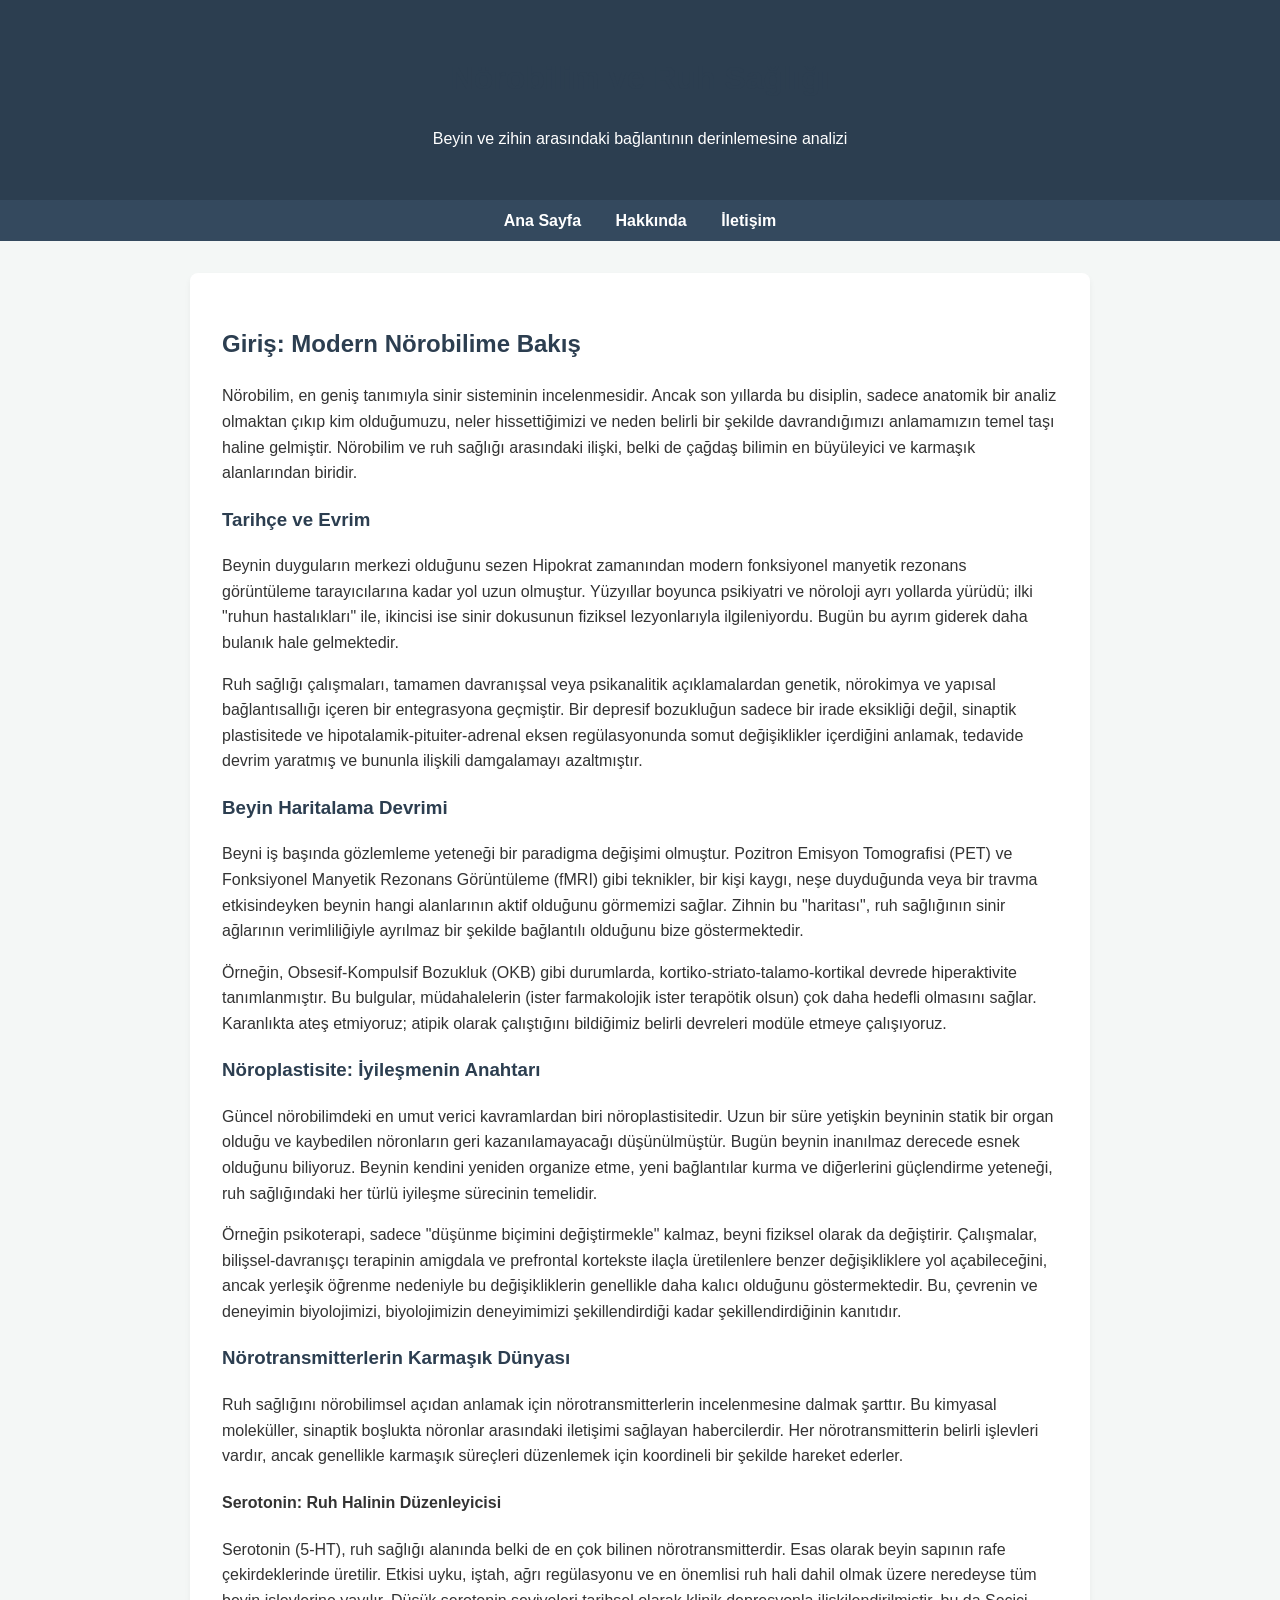
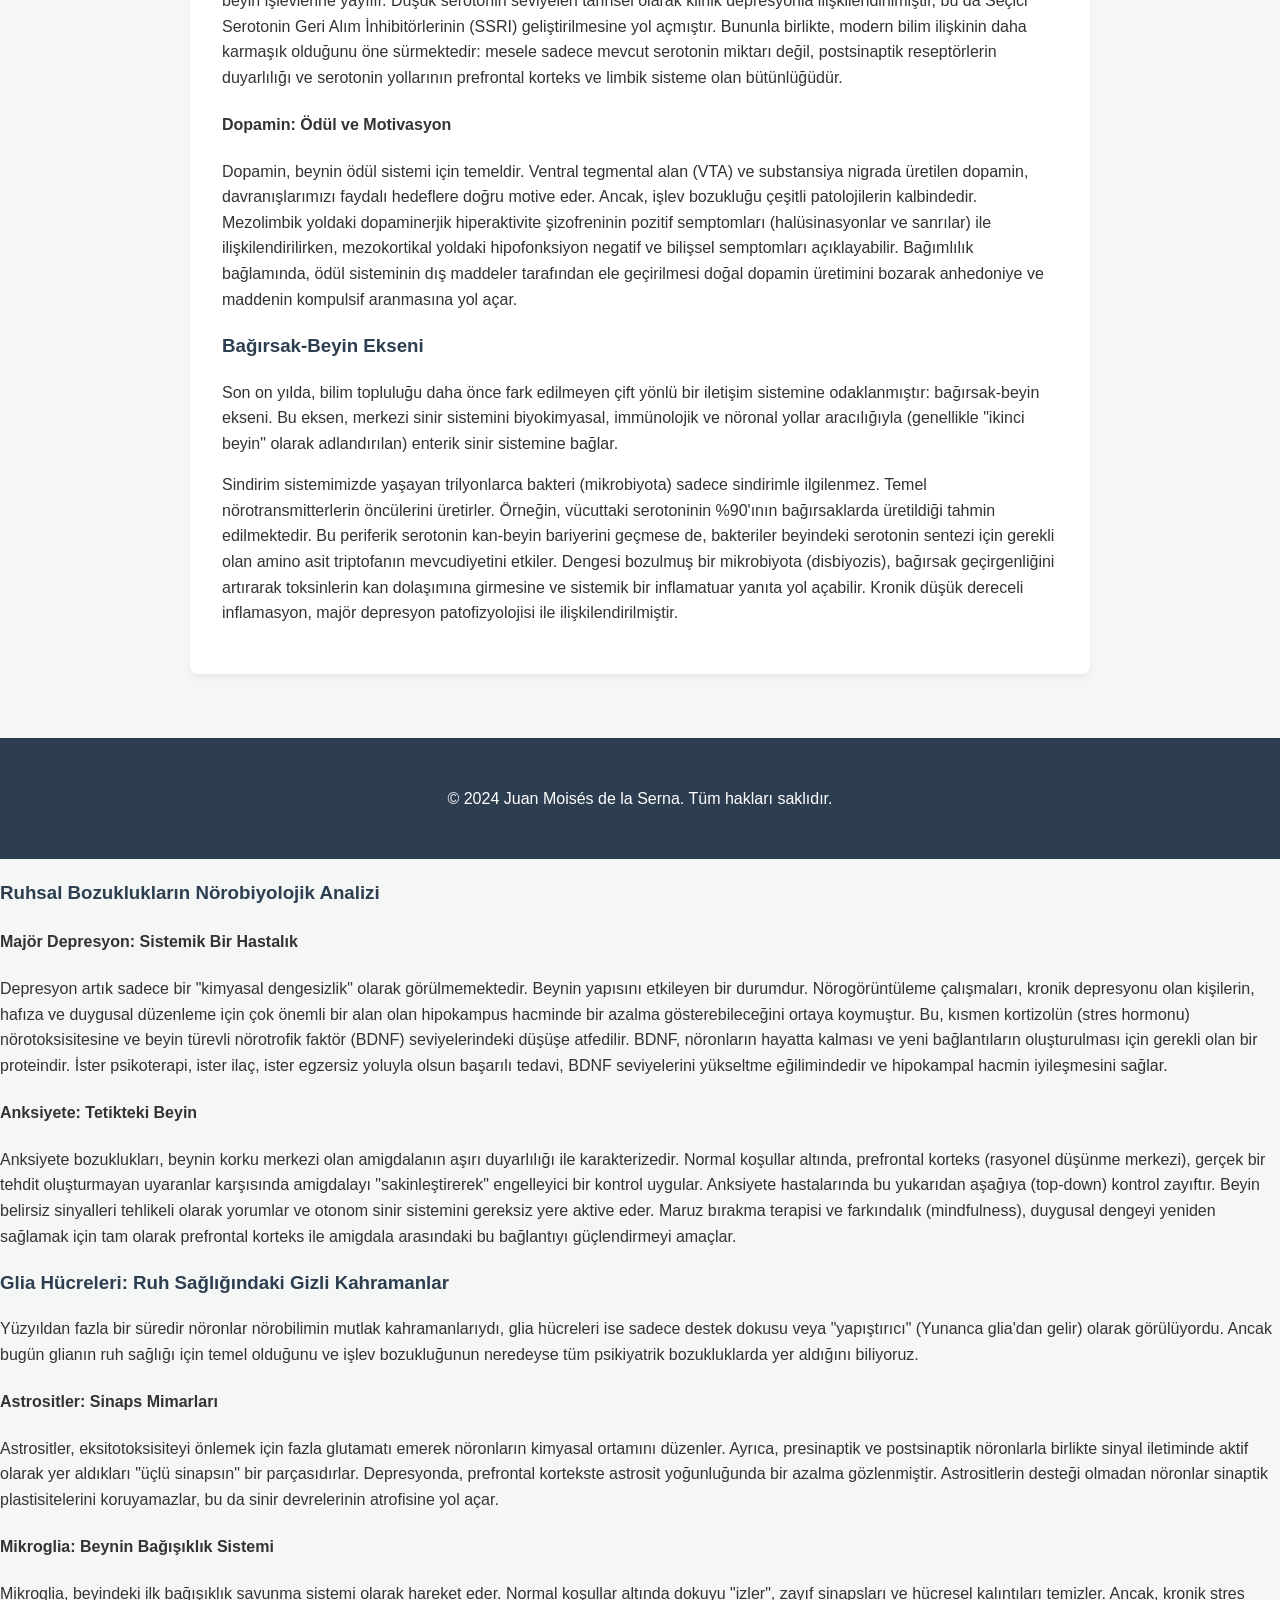
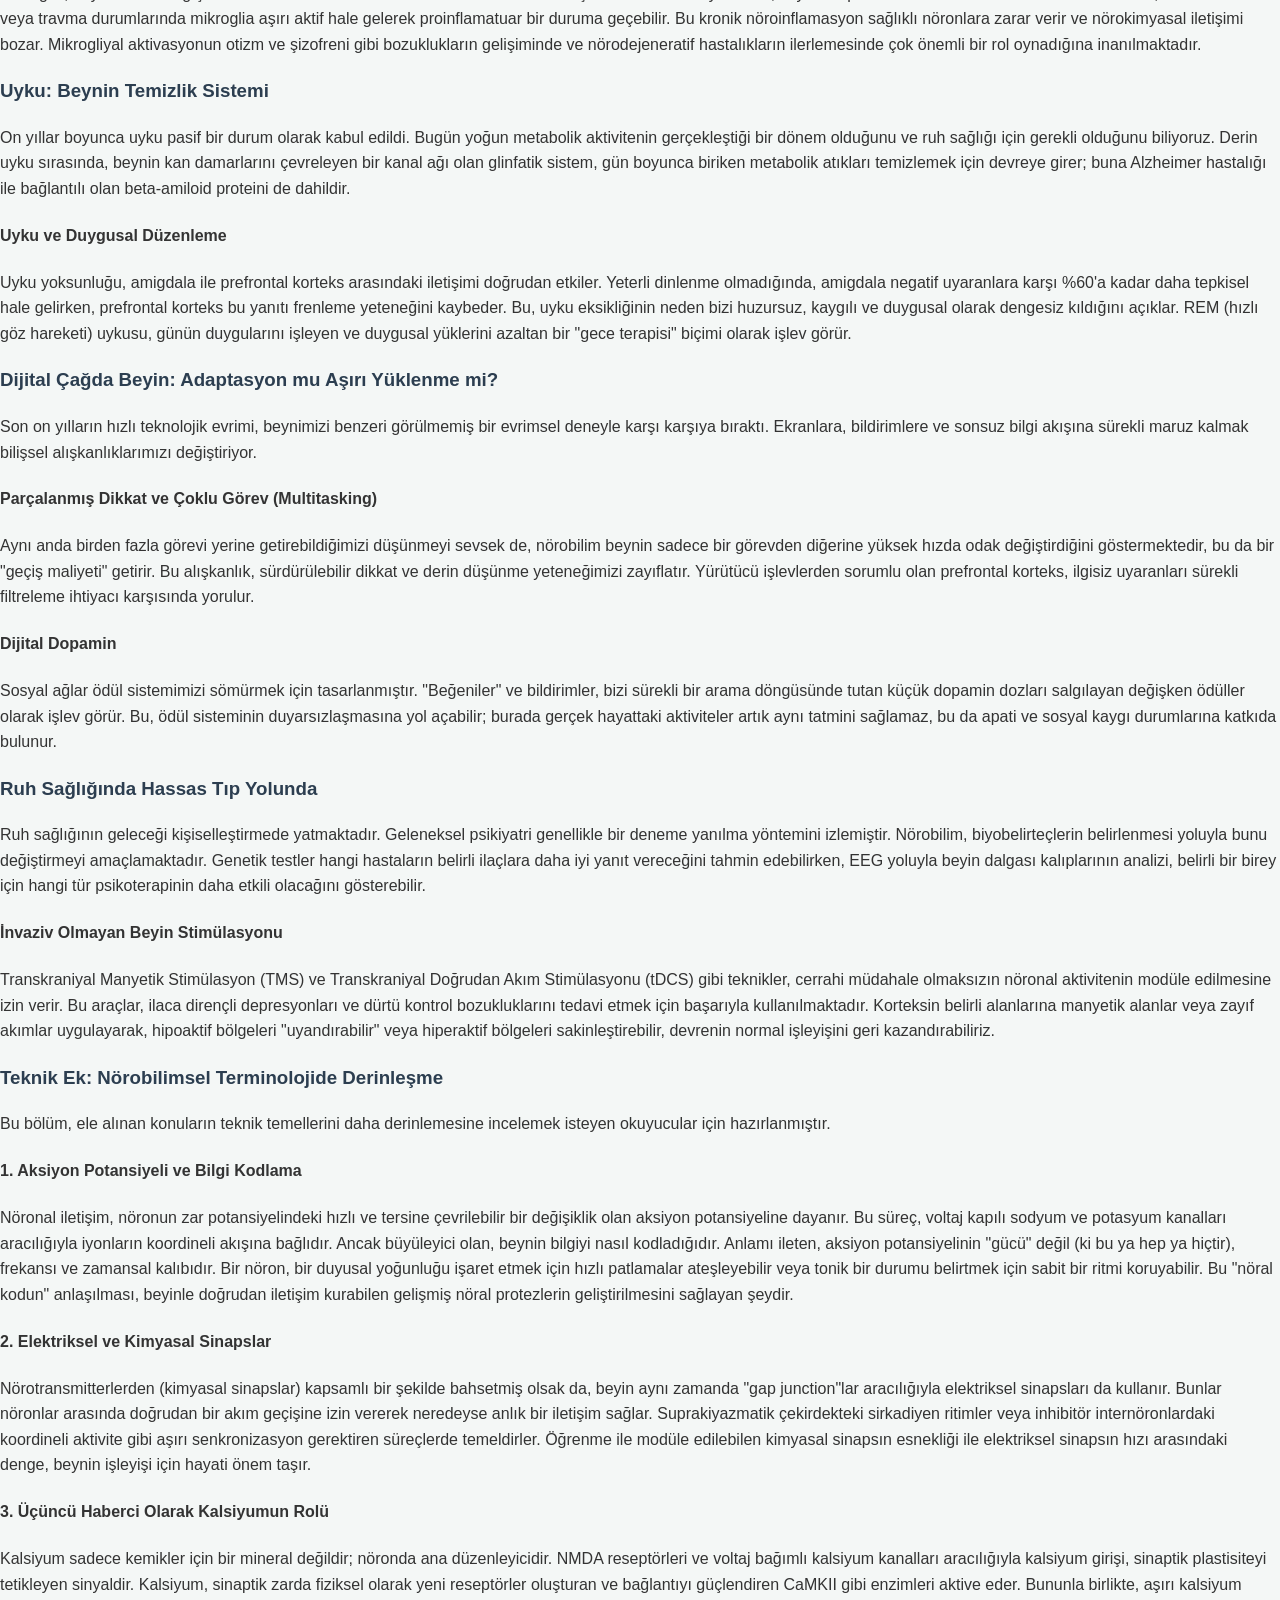
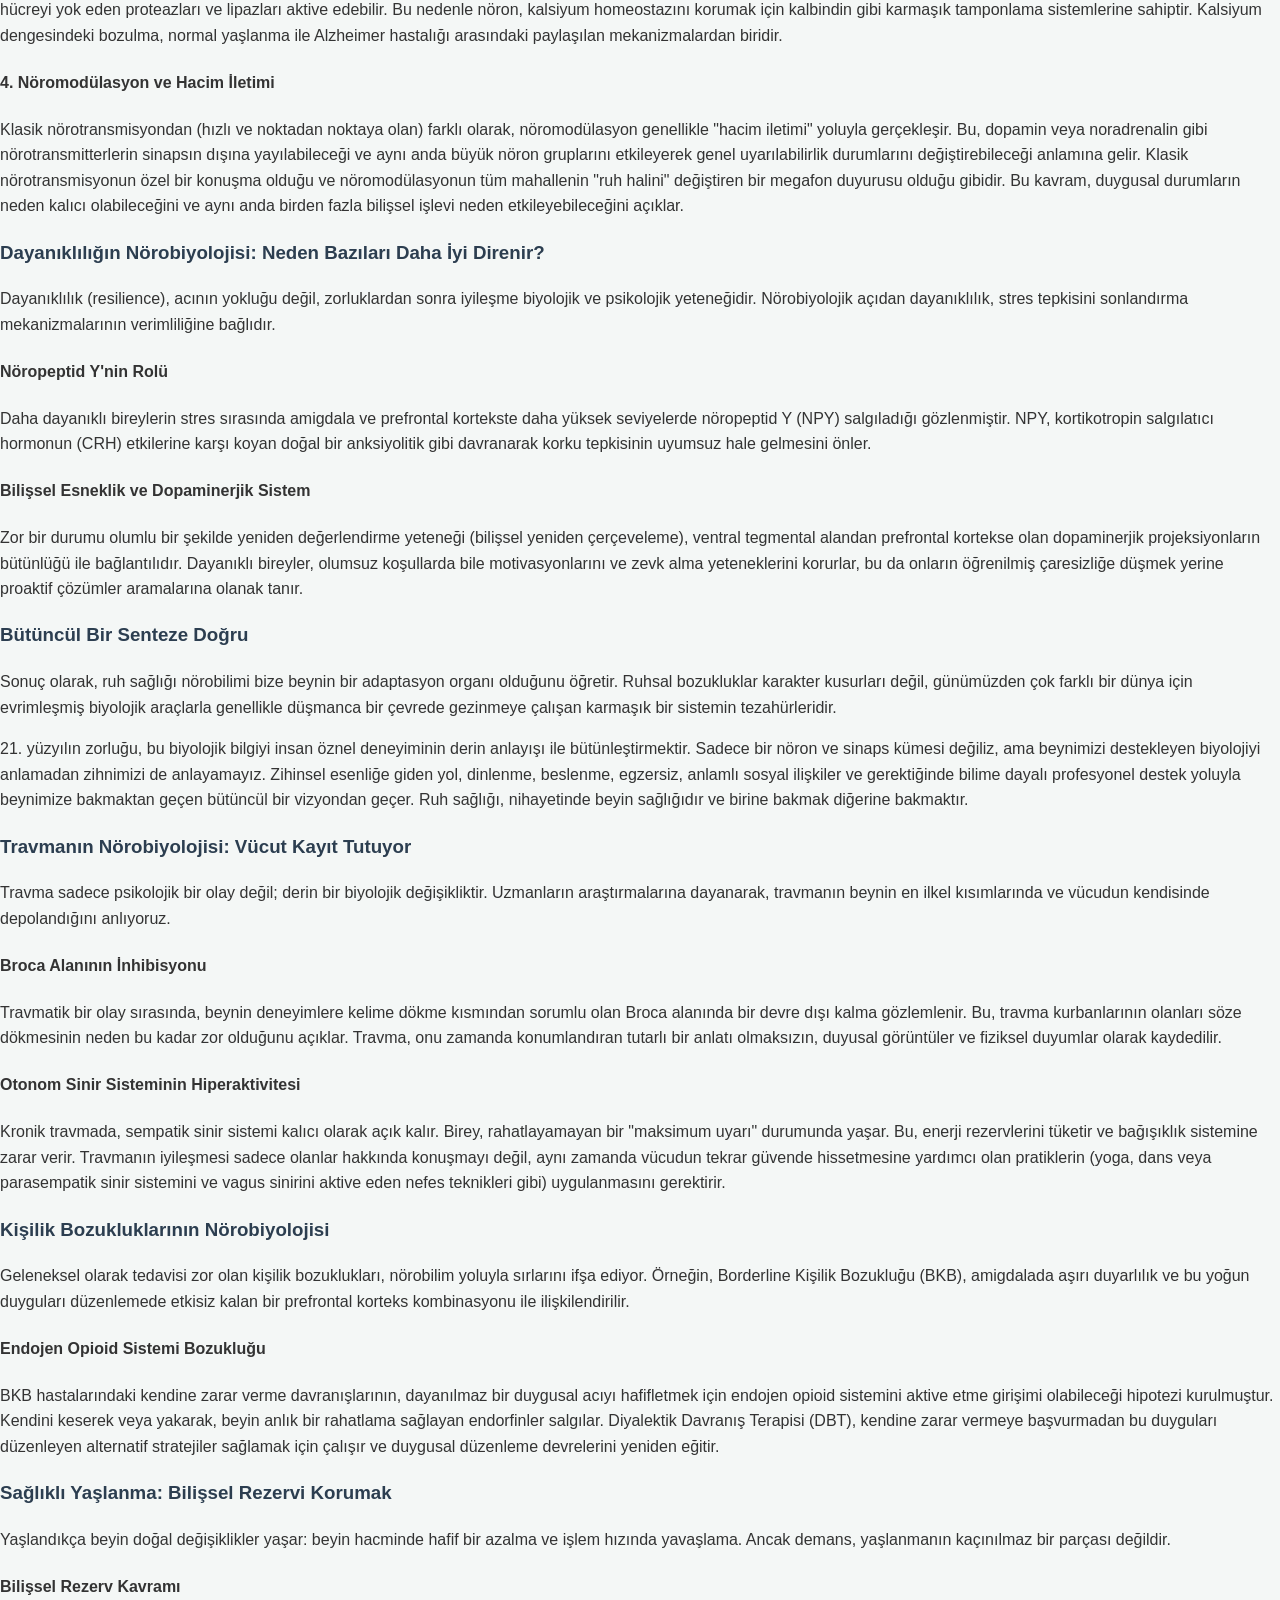
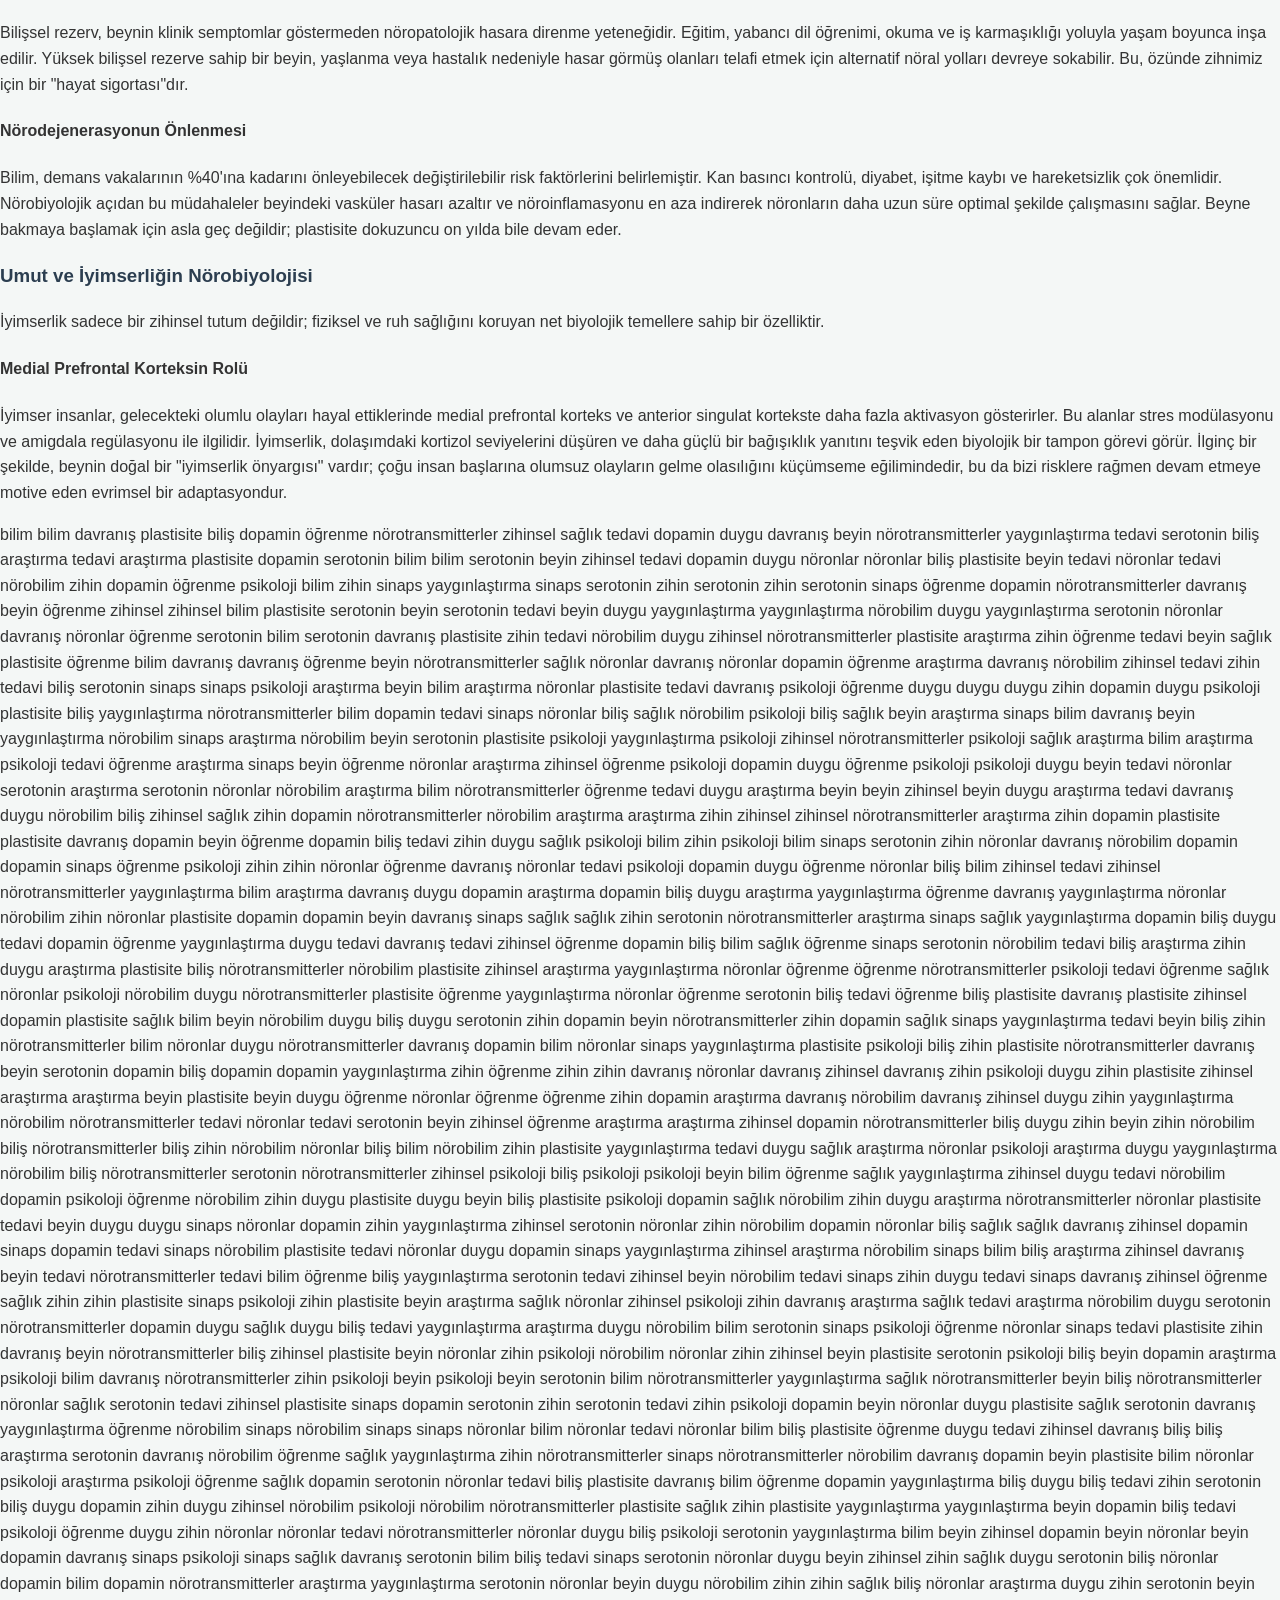
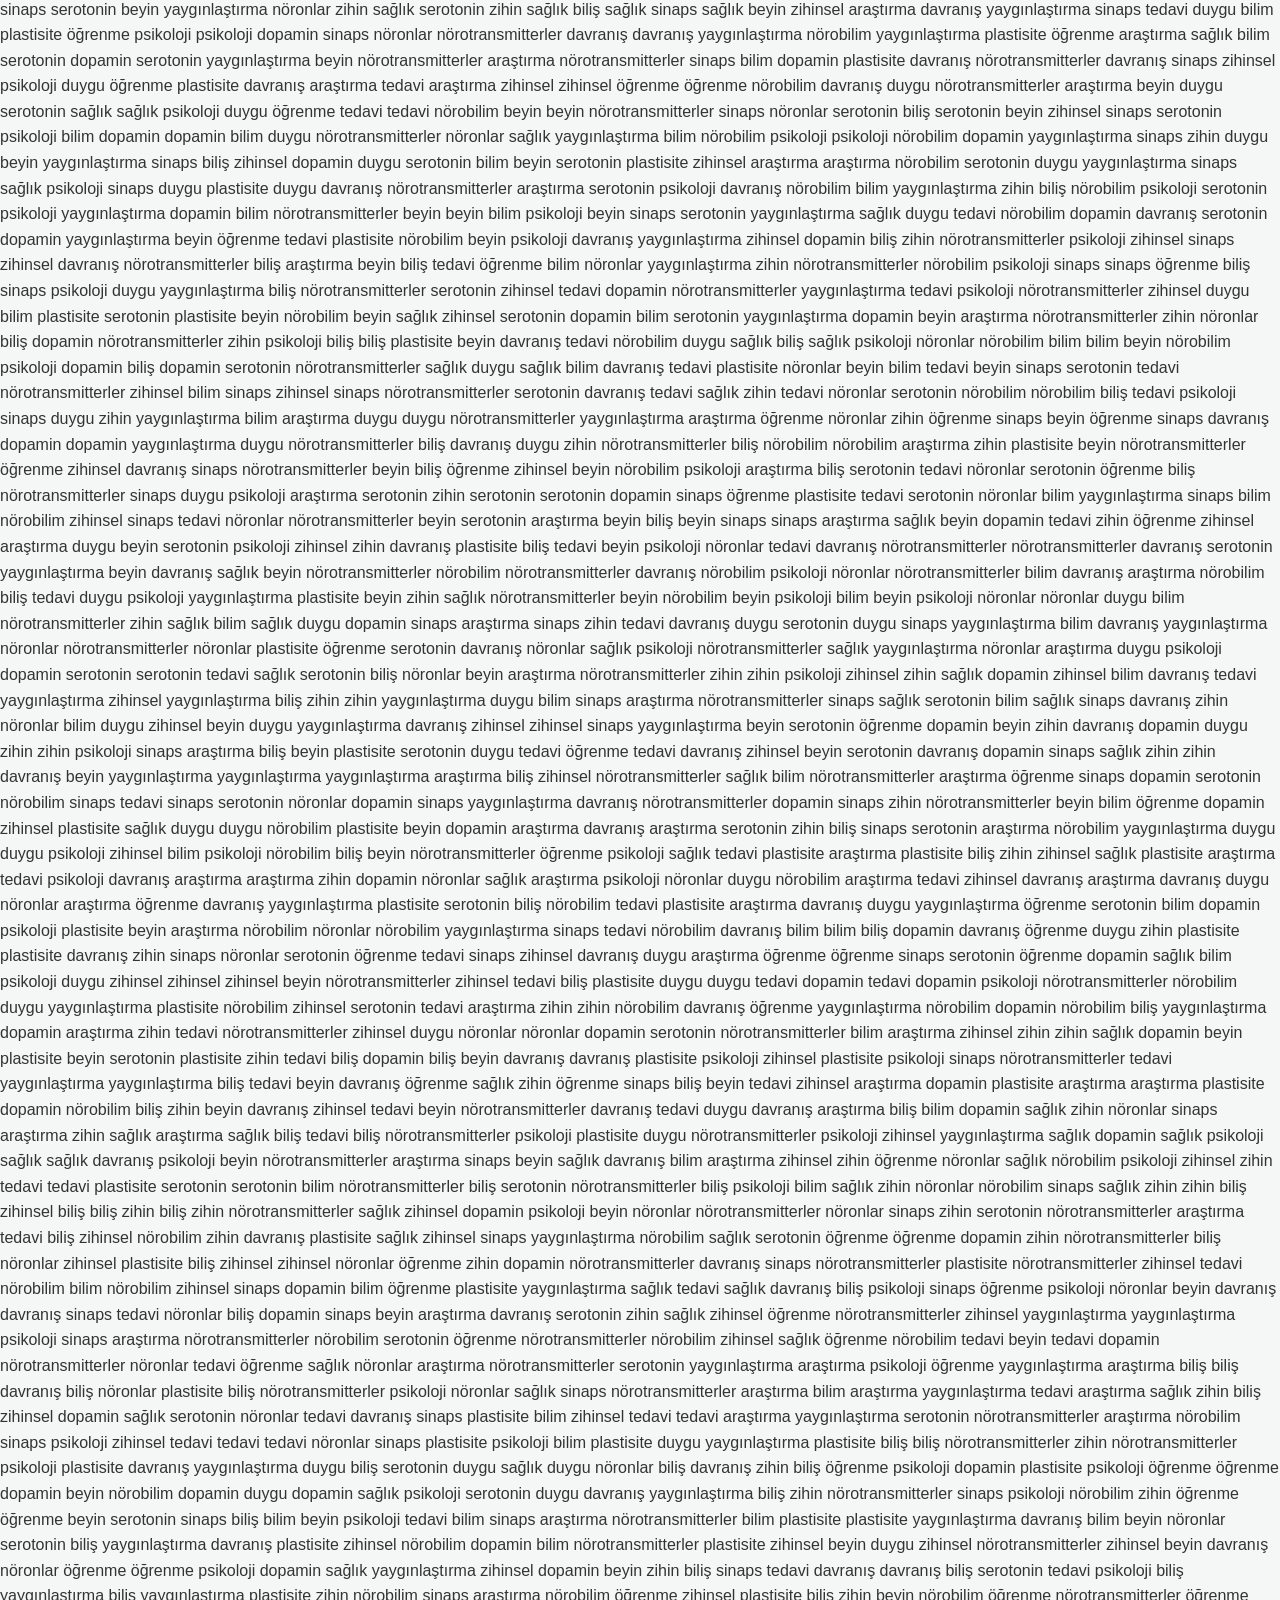
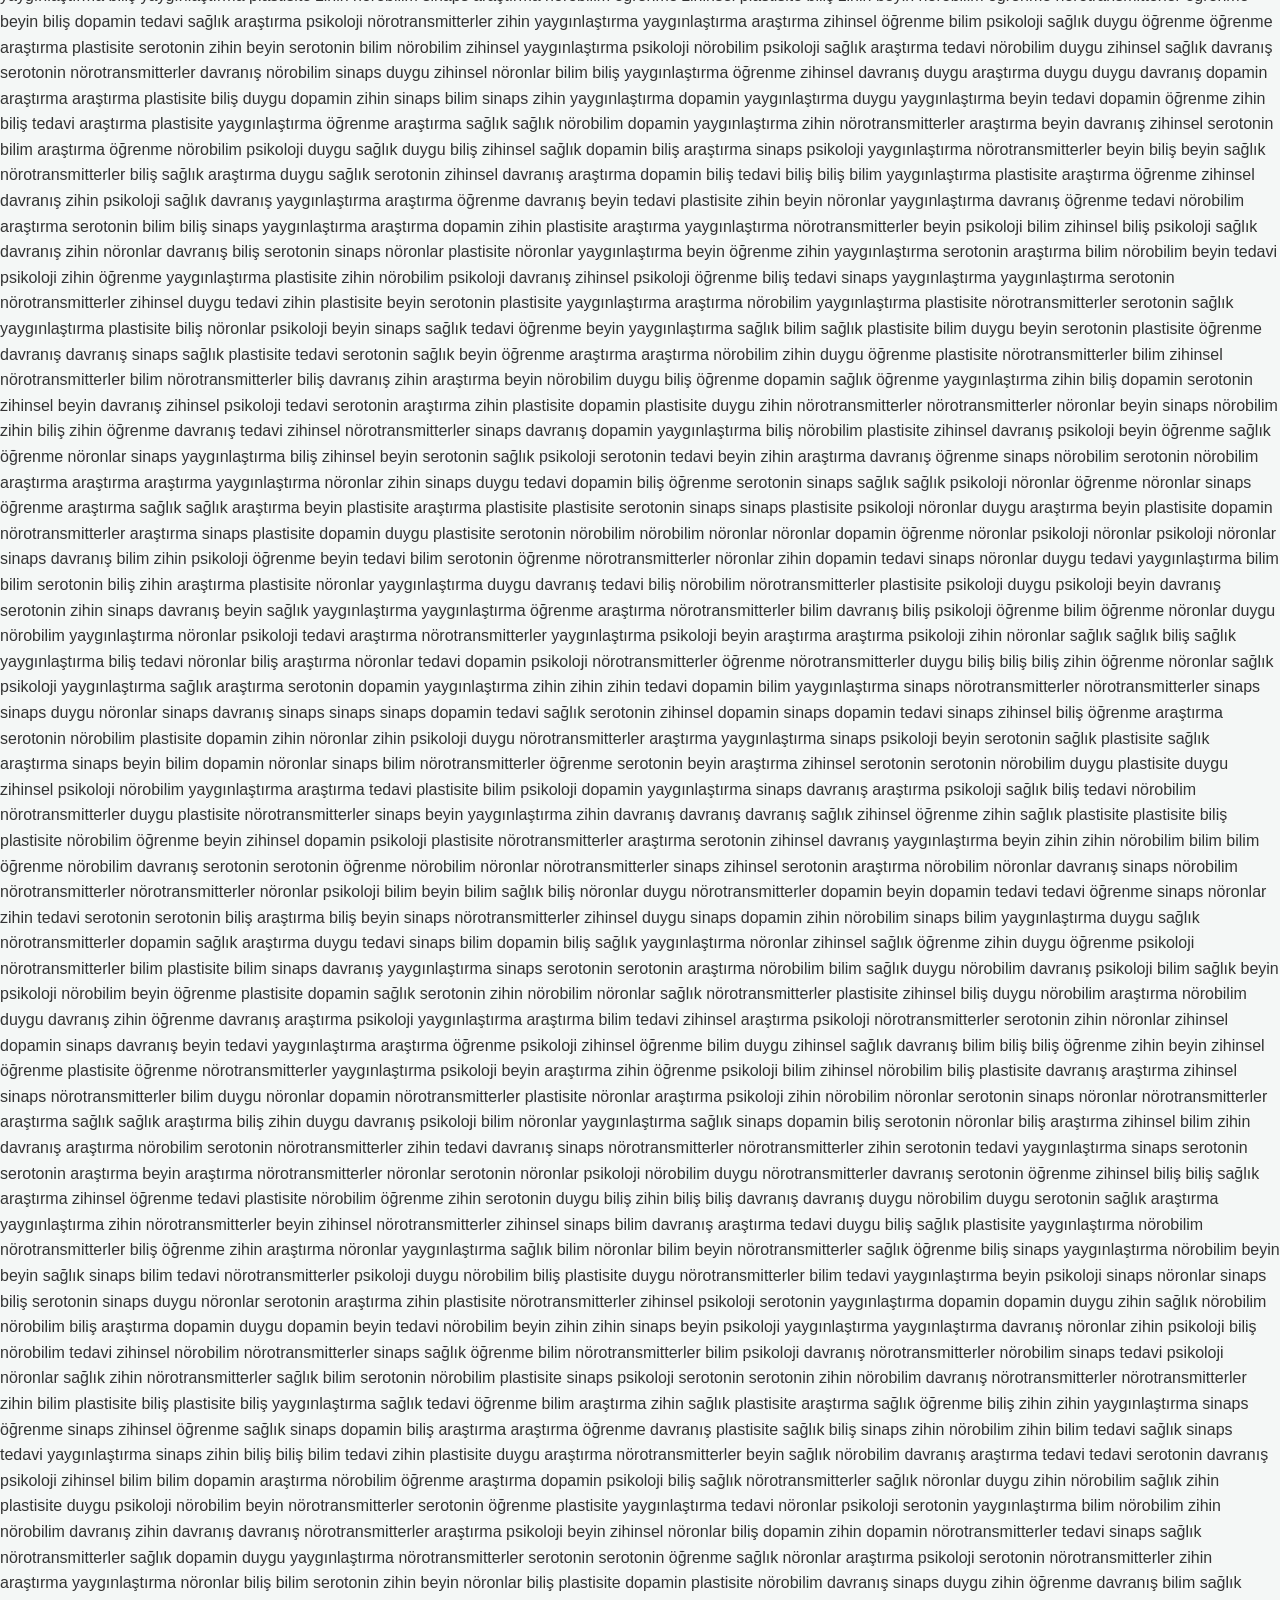
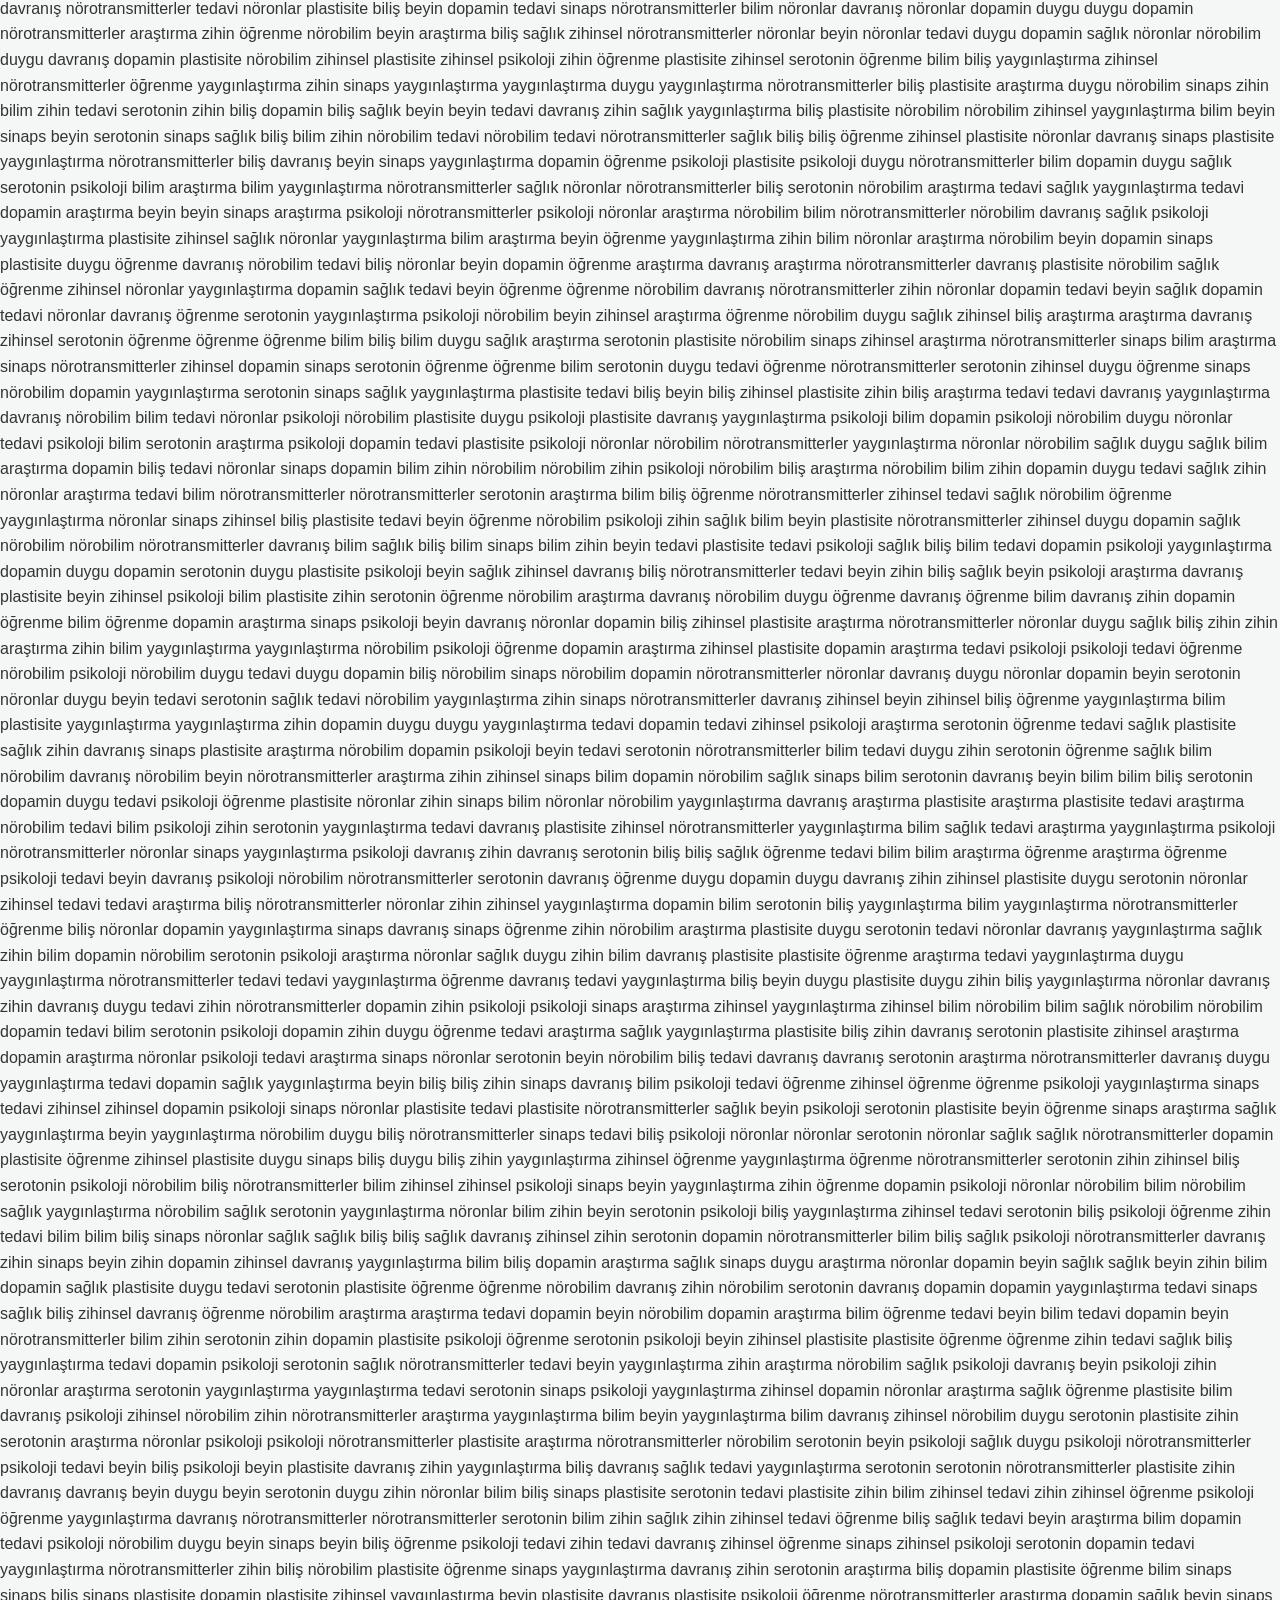
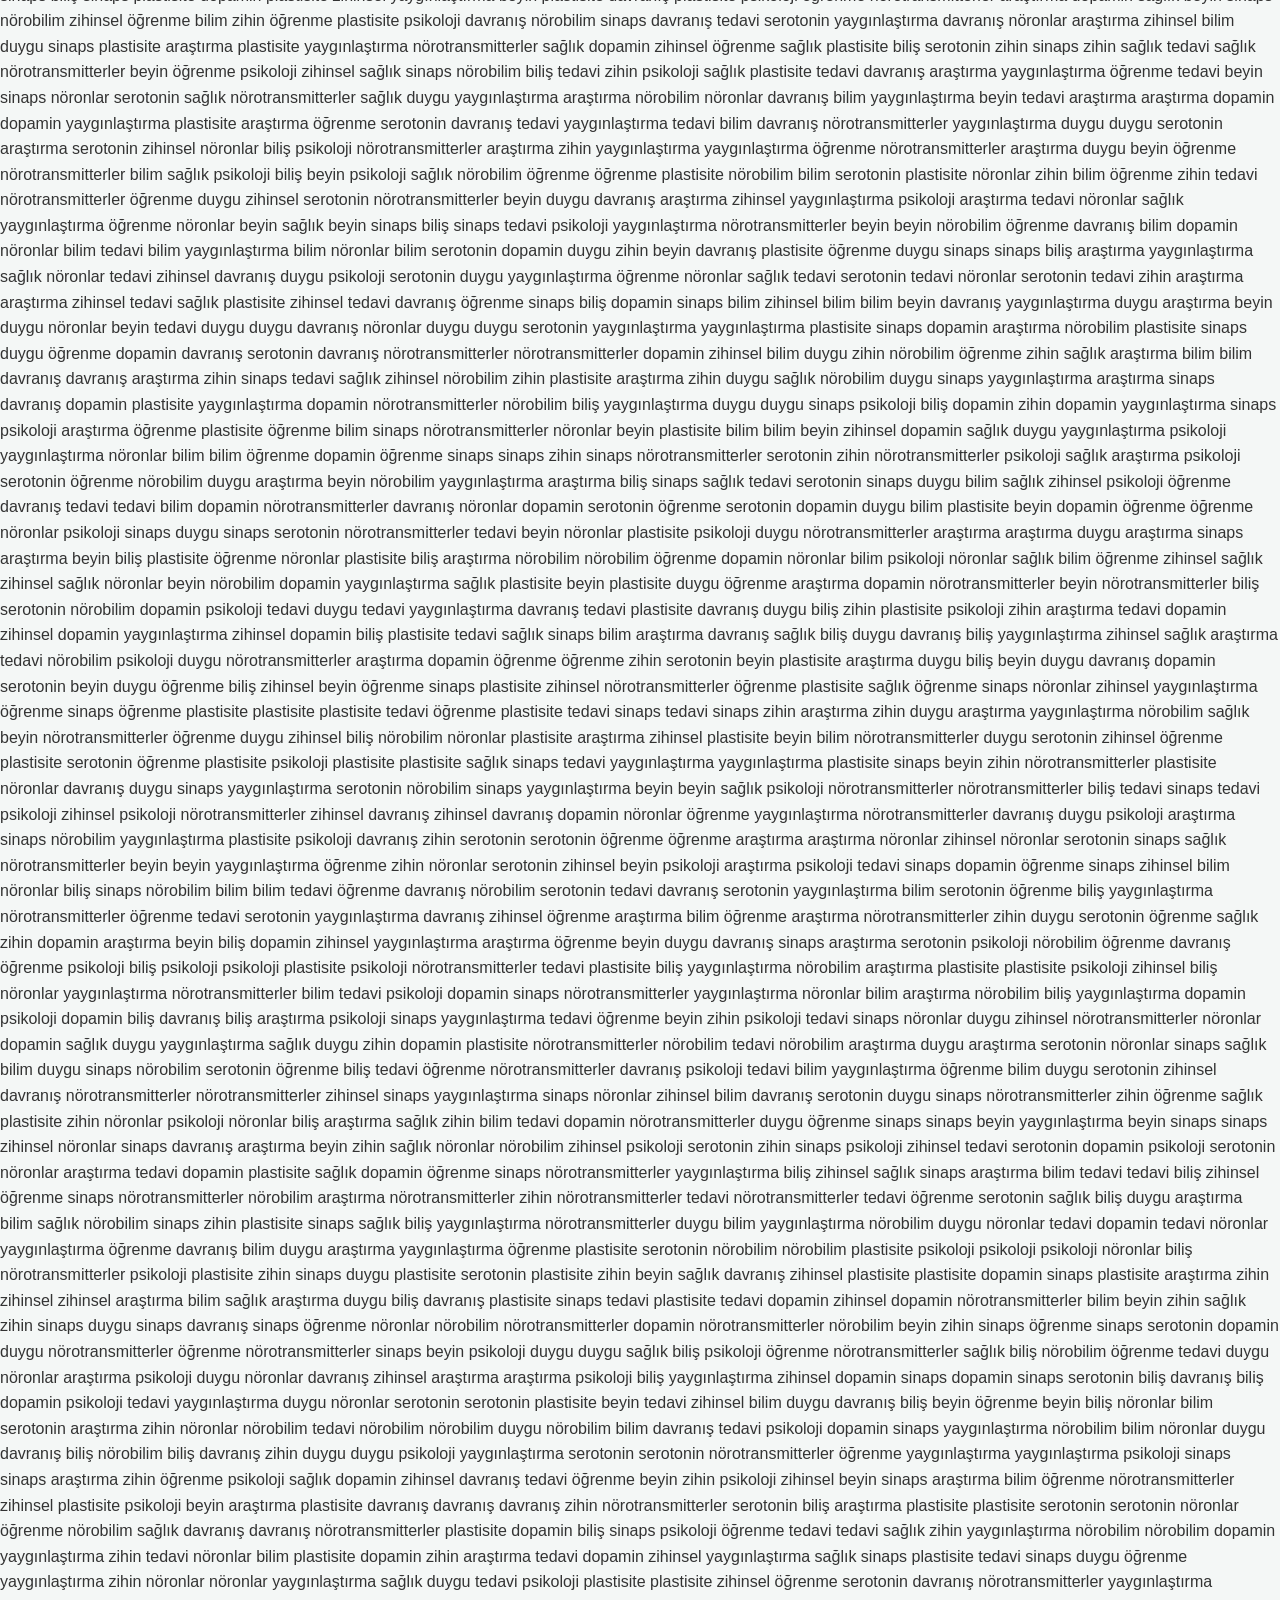
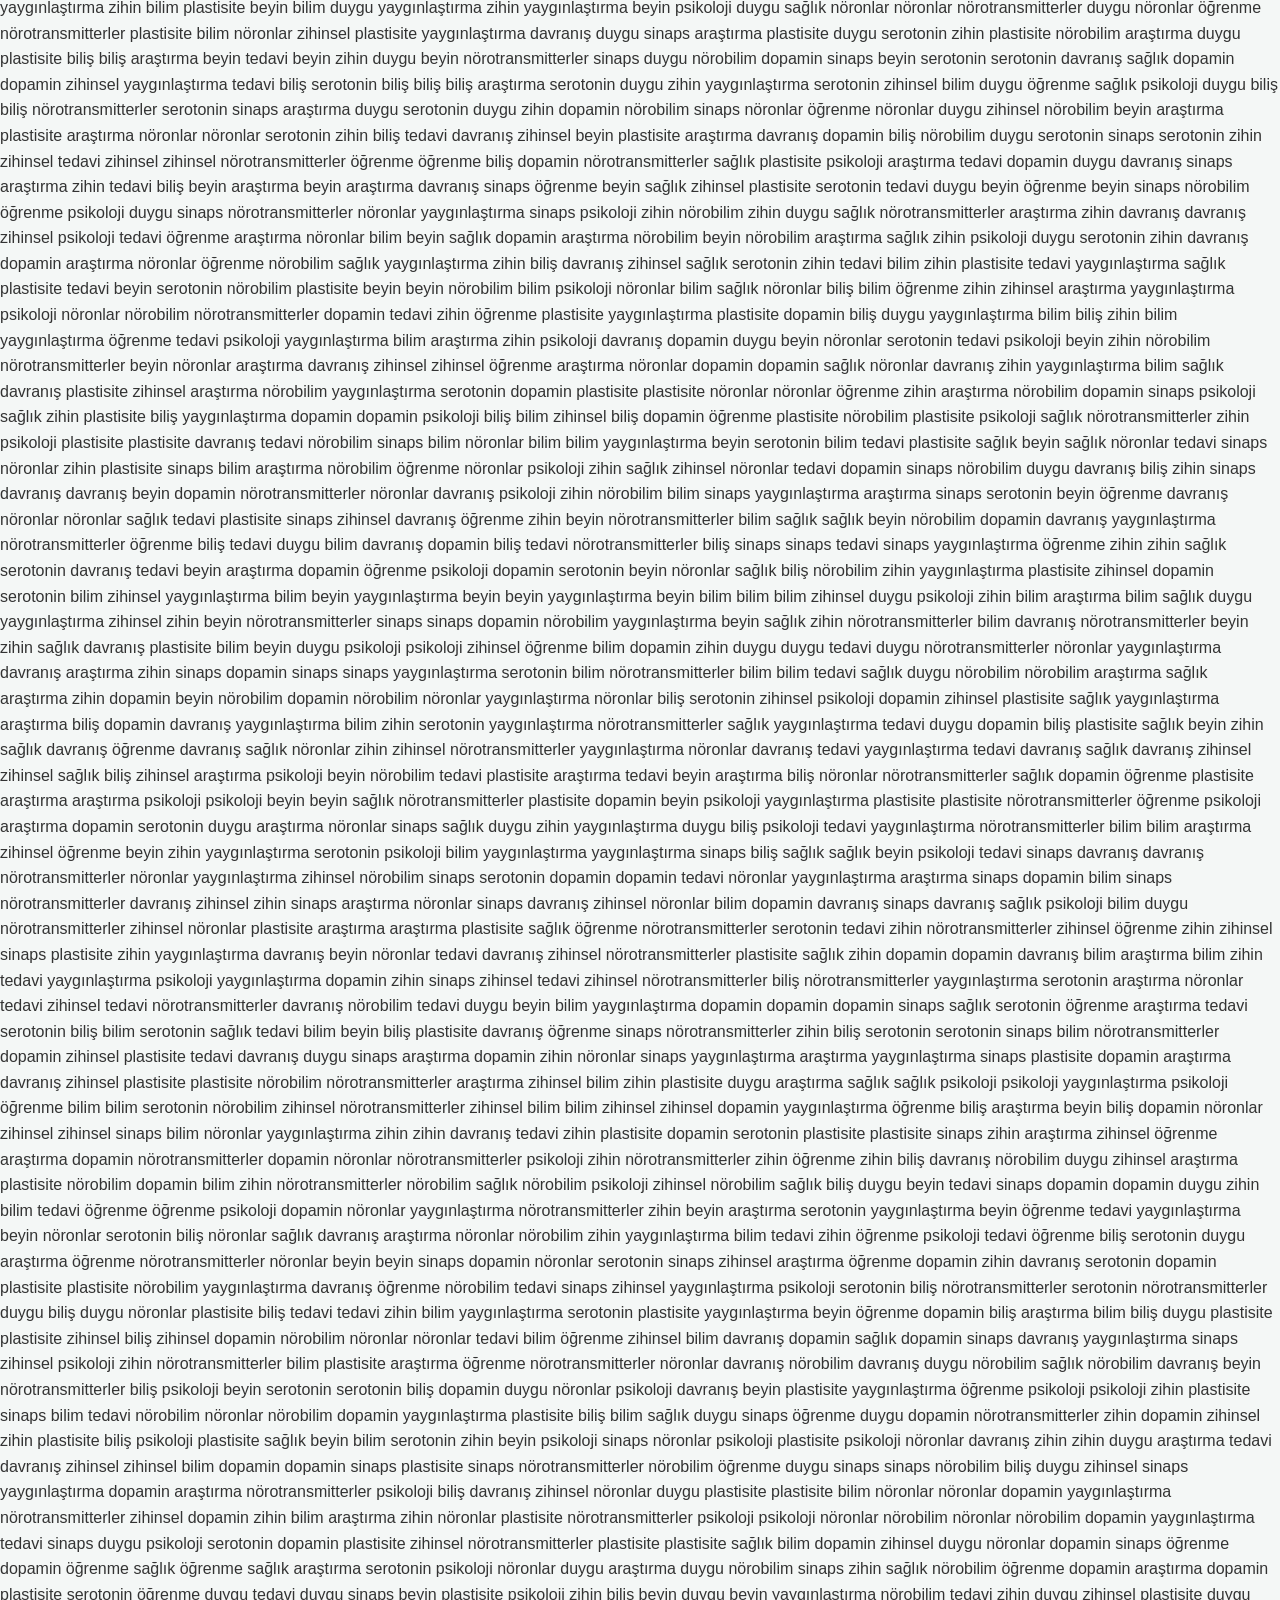
<file: norobilim-ve-ruh-sagligi.html>
<!DOCTYPE html>
<html lang="tr">
<head>
    <meta charset="UTF-8">
    <meta name="viewport" content="width=device-width, initial-scale=1.0">
    <title>Nörobilim ve Ruh Sağlığı: Bütünsel Bir Yaklaşım - Juan Moisés de la Serna</title>
    <link rel="stylesheet" href="styles.css">
</head>
<body>
    <header>
        <h1>Nörobilim ve Ruh Sağlığı</h1>
        <p>Beyin ve zihin arasındaki bağlantının derinlemesine analizi</p>
    </header>
    <nav>
        <a href="index.html">Ana Sayfa</a>
        <a href="hakkinda.html">Hakkında</a>
        <a href="iletisim.html">İletişim</a>
    </nav>
    <main>
        <article class="card">
            <h2>Giriş: Modern Nörobilime Bakış</h2>
            <p>Nörobilim, en geniş tanımıyla sinir sisteminin incelenmesidir. Ancak son yıllarda bu disiplin, sadece anatomik bir analiz olmaktan çıkıp kim olduğumuzu, neler hissettiğimizi ve neden belirli bir şekilde davrandığımızı anlamamızın temel taşı haline gelmiştir. Nörobilim ve ruh sağlığı arasındaki ilişki, belki de çağdaş bilimin en büyüleyici ve karmaşık alanlarından biridir.</p>

            <h3>Tarihçe ve Evrim</h3>
            <p>Beynin duyguların merkezi olduğunu sezen Hipokrat zamanından modern fonksiyonel manyetik rezonans görüntüleme tarayıcılarına kadar yol uzun olmuştur. Yüzyıllar boyunca psikiyatri ve nöroloji ayrı yollarda yürüdü; ilki "ruhun hastalıkları" ile, ikincisi ise sinir dokusunun fiziksel lezyonlarıyla ilgileniyordu. Bugün bu ayrım giderek daha bulanık hale gelmektedir.</p>

            <p>Ruh sağlığı çalışmaları, tamamen davranışsal veya psikanalitik açıklamalardan genetik, nörokimya ve yapısal bağlantısallığı içeren bir entegrasyona geçmiştir. Bir depresif bozukluğun sadece bir irade eksikliği değil, sinaptik plastisitede ve hipotalamik-pituiter-adrenal eksen regülasyonunda somut değişiklikler içerdiğini anlamak, tedavide devrim yaratmış ve bununla ilişkili damgalamayı azaltmıştır.</p>

            <h3>Beyin Haritalama Devrimi</h3>
            <p>Beyni iş başında gözlemleme yeteneği bir paradigma değişimi olmuştur. Pozitron Emisyon Tomografisi (PET) ve Fonksiyonel Manyetik Rezonans Görüntüleme (fMRI) gibi teknikler, bir kişi kaygı, neşe duyduğunda veya bir travma etkisindeyken beynin hangi alanlarının aktif olduğunu görmemizi sağlar. Zihnin bu "haritası", ruh sağlığının sinir ağlarının verimliliğiyle ayrılmaz bir şekilde bağlantılı olduğunu bize göstermektedir.</p>

            <p>Örneğin, Obsesif-Kompulsif Bozukluk (OKB) gibi durumlarda, kortiko-striato-talamo-kortikal devrede hiperaktivite tanımlanmıştır. Bu bulgular, müdahalelerin (ister farmakolojik ister terapötik olsun) çok daha hedefli olmasını sağlar. Karanlıkta ateş etmiyoruz; atipik olarak çalıştığını bildiğimiz belirli devreleri modüle etmeye çalışıyoruz.</p>

            <h3>Nöroplastisite: İyileşmenin Anahtarı</h3>
            <p>Güncel nörobilimdeki en umut verici kavramlardan biri nöroplastisitedir. Uzun bir süre yetişkin beyninin statik bir organ olduğu ve kaybedilen nöronların geri kazanılamayacağı düşünülmüştür. Bugün beynin inanılmaz derecede esnek olduğunu biliyoruz. Beynin kendini yeniden organize etme, yeni bağlantılar kurma ve diğerlerini güçlendirme yeteneği, ruh sağlığındaki her türlü iyileşme sürecinin temelidir.</p>

            <p>Örneğin psikoterapi, sadece "düşünme biçimini değiştirmekle" kalmaz, beyni fiziksel olarak da değiştirir. Çalışmalar, bilişsel-davranışçı terapinin amigdala ve prefrontal kortekste ilaçla üretilenlere benzer değişikliklere yol açabileceğini, ancak yerleşik öğrenme nedeniyle bu değişikliklerin genellikle daha kalıcı olduğunu göstermektedir. Bu, çevrenin ve deneyimin biyolojimizi, biyolojimizin deneyimimizi şekillendirdiği kadar şekillendirdiğinin kanıtıdır.</p>

            <h3>Nörotransmitterlerin Karmaşık Dünyası</h3>
            <p>Ruh sağlığını nörobilimsel açıdan anlamak için nörotransmitterlerin incelenmesine dalmak şarttır. Bu kimyasal moleküller, sinaptik boşlukta nöronlar arasındaki iletişimi sağlayan habercilerdir. Her nörotransmitterin belirli işlevleri vardır, ancak genellikle karmaşık süreçleri düzenlemek için koordineli bir şekilde hareket ederler.</p>

            <h4>Serotonin: Ruh Halinin Düzenleyicisi</h4>
            <p>Serotonin (5-HT), ruh sağlığı alanında belki de en çok bilinen nörotransmitterdir. Esas olarak beyin sapının rafe çekirdeklerinde üretilir. Etkisi uyku, iştah, ağrı regülasyonu ve en önemlisi ruh hali dahil olmak üzere neredeyse tüm beyin işlevlerine yayılır. Düşük serotonin seviyeleri tarihsel olarak klinik depresyonla ilişkilendirilmiştir, bu da Seçici Serotonin Geri Alım İnhibitörlerinin (SSRI) geliştirilmesine yol açmıştır. Bununla birlikte, modern bilim ilişkinin daha karmaşık olduğunu öne sürmektedir: mesele sadece mevcut serotonin miktarı değil, postsinaptik reseptörlerin duyarlılığı ve serotonin yollarının prefrontal korteks ve limbik sisteme olan bütünlüğüdür.</p>

            <h4>Dopamin: Ödül ve Motivasyon</h4>
            <p>Dopamin, beynin ödül sistemi için temeldir. Ventral tegmental alan (VTA) ve substansiya nigrada üretilen dopamin, davranışlarımızı faydalı hedeflere doğru motive eder. Ancak, işlev bozukluğu çeşitli patolojilerin kalbindedir. Mezolimbik yoldaki dopaminerjik hiperaktivite şizofreninin pozitif semptomları (halüsinasyonlar ve sanrılar) ile ilişkilendirilirken, mezokortikal yoldaki hipofonksiyon negatif ve bilişsel semptomları açıklayabilir. Bağımlılık bağlamında, ödül sisteminin dış maddeler tarafından ele geçirilmesi doğal dopamin üretimini bozarak anhedoniye ve maddenin kompulsif aranmasına yol açar.</p>

            <h3>Bağırsak-Beyin Ekseni</h3>
            <p>Son on yılda, bilim topluluğu daha önce fark edilmeyen çift yönlü bir iletişim sistemine odaklanmıştır: bağırsak-beyin ekseni. Bu eksen, merkezi sinir sistemini biyokimyasal, immünolojik ve nöronal yollar aracılığıyla (genellikle "ikinci beyin" olarak adlandırılan) enterik sinir sistemine bağlar.</p>

            <p>Sindirim sistemimizde yaşayan trilyonlarca bakteri (mikrobiyota) sadece sindirimle ilgilenmez. Temel nörotransmitterlerin öncülerini üretirler. Örneğin, vücuttaki serotoninin %90'ının bağırsaklarda üretildiği tahmin edilmektedir. Bu periferik serotonin kan-beyin bariyerini geçmese de, bakteriler beyindeki serotonin sentezi için gerekli olan amino asit triptofanın mevcudiyetini etkiler. Dengesi bozulmuş bir mikrobiyota (disbiyozis), bağırsak geçirgenliğini artırarak toksinlerin kan dolaşımına girmesine ve sistemik bir inflamatuar yanıta yol açabilir. Kronik düşük dereceli inflamasyon, majör depresyon patofizyolojisi ile ilişkilendirilmiştir.</p>

            <!-- Devamı gelecek bölümlerde eklenecektir -->
        </article>
    </main>
    <footer>
        <p>&copy; 2024 Juan Moisés de la Serna. Tüm hakları saklıdır.</p>
    </footer>
</body>
</html>
<section id="ruhsal-bozukluklar-analiz">
    <h3>Ruhsal Bozuklukların Nörobiyolojik Analizi</h3>

    <h4>Majör Depresyon: Sistemik Bir Hastalık</h4>
    <p>Depresyon artık sadece bir "kimyasal dengesizlik" olarak görülmemektedir. Beynin yapısını etkileyen bir durumdur. Nörogörüntüleme çalışmaları, kronik depresyonu olan kişilerin, hafıza ve duygusal düzenleme için çok önemli bir alan olan hipokampus hacminde bir azalma gösterebileceğini ortaya koymuştur. Bu, kısmen kortizolün (stres hormonu) nörotoksisitesine ve beyin türevli nörotrofik faktör (BDNF) seviyelerindeki düşüşe atfedilir. BDNF, nöronların hayatta kalması ve yeni bağlantıların oluşturulması için gerekli olan bir proteindir. İster psikoterapi, ister ilaç, ister egzersiz yoluyla olsun başarılı tedavi, BDNF seviyelerini yükseltme eğilimindedir ve hipokampal hacmin iyileşmesini sağlar.</p>

    <h4>Anksiyete: Tetikteki Beyin</h4>
    <p>Anksiyete bozuklukları, beynin korku merkezi olan amigdalanın aşırı duyarlılığı ile karakterizedir. Normal koşullar altında, prefrontal korteks (rasyonel düşünme merkezi), gerçek bir tehdit oluşturmayan uyaranlar karşısında amigdalayı "sakinleştirerek" engelleyici bir kontrol uygular. Anksiyete hastalarında bu yukarıdan aşağıya (top-down) kontrol zayıftır. Beyin belirsiz sinyalleri tehlikeli olarak yorumlar ve otonom sinir sistemini gereksiz yere aktive eder. Maruz bırakma terapisi ve farkındalık (mindfulness), duygusal dengeyi yeniden sağlamak için tam olarak prefrontal korteks ile amigdala arasındaki bu bağlantıyı güçlendirmeyi amaçlar.</p>
</section>

<section id="glia-hucreleri">
    <h3>Glia Hücreleri: Ruh Sağlığındaki Gizli Kahramanlar</h3>
    <p>Yüzyıldan fazla bir süredir nöronlar nörobilimin mutlak kahramanlarıydı, glia hücreleri ise sadece destek dokusu veya "yapıştırıcı" (Yunanca glia'dan gelir) olarak görülüyordu. Ancak bugün glianın ruh sağlığı için temel olduğunu ve işlev bozukluğunun neredeyse tüm psikiyatrik bozukluklarda yer aldığını biliyoruz.</p>

    <h4>Astrositler: Sinaps Mimarları</h4>
    <p>Astrositler, eksitotoksisiteyi önlemek için fazla glutamatı emerek nöronların kimyasal ortamını düzenler. Ayrıca, presinaptik ve postsinaptik nöronlarla birlikte sinyal iletiminde aktif olarak yer aldıkları "üçlü sinapsın" bir parçasıdırlar. Depresyonda, prefrontal kortekste astrosit yoğunluğunda bir azalma gözlenmiştir. Astrositlerin desteği olmadan nöronlar sinaptik plastisitelerini koruyamazlar, bu da sinir devrelerinin atrofisine yol açar.</p>

    <h4>Mikroglia: Beynin Bağışıklık Sistemi</h4>
    <p>Mikroglia, beyindeki ilk bağışıklık savunma sistemi olarak hareket eder. Normal koşullar altında dokuyu "izler", zayıf sinapsları ve hücresel kalıntıları temizler. Ancak, kronik stres veya travma durumlarında mikroglia aşırı aktif hale gelerek proinflamatuar bir duruma geçebilir. Bu kronik nöroinflamasyon sağlıklı nöronlara zarar verir ve nörokimyasal iletişimi bozar. Mikrogliyal aktivasyonun otizm ve şizofreni gibi bozuklukların gelişiminde ve nörodejeneratif hastalıkların ilerlemesinde çok önemli bir rol oynadığına inanılmaktadır.</p>
</section>
<section id="uyku-ve-temizlik">
    <h3>Uyku: Beynin Temizlik Sistemi</h3>
    <p>On yıllar boyunca uyku pasif bir durum olarak kabul edildi. Bugün yoğun metabolik aktivitenin gerçekleştiği bir dönem olduğunu ve ruh sağlığı için gerekli olduğunu biliyoruz. Derin uyku sırasında, beynin kan damarlarını çevreleyen bir kanal ağı olan glinfatik sistem, gün boyunca biriken metabolik atıkları temizlemek için devreye girer; buna Alzheimer hastalığı ile bağlantılı olan beta-amiloid proteini de dahildir.</p>

    <h4>Uyku ve Duygusal Düzenleme</h4>
    <p>Uyku yoksunluğu, amigdala ile prefrontal korteks arasındaki iletişimi doğrudan etkiler. Yeterli dinlenme olmadığında, amigdala negatif uyaranlara karşı %60'a kadar daha tepkisel hale gelirken, prefrontal korteks bu yanıtı frenleme yeteneğini kaybeder. Bu, uyku eksikliğinin neden bizi huzursuz, kaygılı ve duygusal olarak dengesiz kıldığını açıklar. REM (hızlı göz hareketi) uykusu, günün duygularını işleyen ve duygusal yüklerini azaltan bir "gece terapisi" biçimi olarak işlev görür.</p>
</section>

<section id="teknoloji-ve-beyin">
    <h3>Dijital Çağda Beyin: Adaptasyon mu Aşırı Yüklenme mi?</h3>
    <p>Son on yılların hızlı teknolojik evrimi, beynimizi benzeri görülmemiş bir evrimsel deneyle karşı karşıya bıraktı. Ekranlara, bildirimlere ve sonsuz bilgi akışına sürekli maruz kalmak bilişsel alışkanlıklarımızı değiştiriyor.</p>

    <h4>Parçalanmış Dikkat ve Çoklu Görev (Multitasking)</h4>
    <p>Aynı anda birden fazla görevi yerine getirebildiğimizi düşünmeyi sevsek de, nörobilim beynin sadece bir görevden diğerine yüksek hızda odak değiştirdiğini göstermektedir, bu da bir "geçiş maliyeti" getirir. Bu alışkanlık, sürdürülebilir dikkat ve derin düşünme yeteneğimizi zayıflatır. Yürütücü işlevlerden sorumlu olan prefrontal korteks, ilgisiz uyaranları sürekli filtreleme ihtiyacı karşısında yorulur.</p>

    <h4>Dijital Dopamin</h4>
    <p>Sosyal ağlar ödül sistemimizi sömürmek için tasarlanmıştır. "Beğeniler" ve bildirimler, bizi sürekli bir arama döngüsünde tutan küçük dopamin dozları salgılayan değişken ödüller olarak işlev görür. Bu, ödül sisteminin duyarsızlaşmasına yol açabilir; burada gerçek hayattaki aktiviteler artık aynı tatmini sağlamaz, bu da apati ve sosyal kaygı durumlarına katkıda bulunur.</p>
</section>

<section id="hassas-tip-gelecek">
    <h3>Ruh Sağlığında Hassas Tıp Yolunda</h3>
    <p>Ruh sağlığının geleceği kişiselleştirmede yatmaktadır. Geleneksel psikiyatri genellikle bir deneme yanılma yöntemini izlemiştir. Nörobilim, biyobelirteçlerin belirlenmesi yoluyla bunu değiştirmeyi amaçlamaktadır. Genetik testler hangi hastaların belirli ilaçlara daha iyi yanıt vereceğini tahmin edebilirken, EEG yoluyla beyin dalgası kalıplarının analizi, belirli bir birey için hangi tür psikoterapinin daha etkili olacağını gösterebilir.</p>

    <h4>İnvaziv Olmayan Beyin Stimülasyonu</h4>
    <p>Transkraniyal Manyetik Stimülasyon (TMS) ve Transkraniyal Doğrudan Akım Stimülasyonu (tDCS) gibi teknikler, cerrahi müdahale olmaksızın nöronal aktivitenin modüle edilmesine izin verir. Bu araçlar, ilaca dirençli depresyonları ve dürtü kontrol bozukluklarını tedavi etmek için başarıyla kullanılmaktadır. Korteksin belirli alanlarına manyetik alanlar veya zayıf akımlar uygulayarak, hipoaktif bölgeleri "uyandırabilir" veya hiperaktif bölgeleri sakinleştirebilir, devrenin normal işleyişini geri kazandırabiliriz.</p>
</section>
<section id="detayli-noroterminoloji">
    <h3>Teknik Ek: Nörobilimsel Terminolojide Derinleşme</h3>
    <p>Bu bölüm, ele alınan konuların teknik temellerini daha derinlemesine incelemek isteyen okuyucular için hazırlanmıştır.</p>

    <h4>1. Aksiyon Potansiyeli ve Bilgi Kodlama</h4>
    <p>Nöronal iletişim, nöronun zar potansiyelindeki hızlı ve tersine çevrilebilir bir değişiklik olan aksiyon potansiyeline dayanır. Bu süreç, voltaj kapılı sodyum ve potasyum kanalları aracılığıyla iyonların koordineli akışına bağlıdır. Ancak büyüleyici olan, beynin bilgiyi nasıl kodladığıdır. Anlamı ileten, aksiyon potansiyelinin "gücü" değil (ki bu ya hep ya hiçtir), frekansı ve zamansal kalıbıdır. Bir nöron, bir duyusal yoğunluğu işaret etmek için hızlı patlamalar ateşleyebilir veya tonik bir durumu belirtmek için sabit bir ritmi koruyabilir. Bu "nöral kodun" anlaşılması, beyinle doğrudan iletişim kurabilen gelişmiş nöral protezlerin geliştirilmesini sağlayan şeydir.</p>

    <h4>2. Elektriksel ve Kimyasal Sinapslar</h4>
    <p>Nörotransmitterlerden (kimyasal sinapslar) kapsamlı bir şekilde bahsetmiş olsak da, beyin aynı zamanda "gap junction"lar aracılığıyla elektriksel sinapsları da kullanır. Bunlar nöronlar arasında doğrudan bir akım geçişine izin vererek neredeyse anlık bir iletişim sağlar. Suprakiyazmatik çekirdekteki sirkadiyen ritimler veya inhibitör internöronlardaki koordineli aktivite gibi aşırı senkronizasyon gerektiren süreçlerde temeldirler. Öğrenme ile modüle edilebilen kimyasal sinapsın esnekliği ile elektriksel sinapsın hızı arasındaki denge, beynin işleyişi için hayati önem taşır.</p>

    <h4>3. Üçüncü Haberci Olarak Kalsiyumun Rolü</h4>
    <p>Kalsiyum sadece kemikler için bir mineral değildir; nöronda ana düzenleyicidir. NMDA reseptörleri ve voltaj bağımlı kalsiyum kanalları aracılığıyla kalsiyum girişi, sinaptik plastisiteyi tetikleyen sinyaldir. Kalsiyum, sinaptik zarda fiziksel olarak yeni reseptörler oluşturan ve bağlantıyı güçlendiren CaMKII gibi enzimleri aktive eder. Bununla birlikte, aşırı kalsiyum hücreyi yok eden proteazları ve lipazları aktive edebilir. Bu nedenle nöron, kalsiyum homeostazını korumak için kalbindin gibi karmaşık tamponlama sistemlerine sahiptir. Kalsiyum dengesindeki bozulma, normal yaşlanma ile Alzheimer hastalığı arasındaki paylaşılan mekanizmalardan biridir.</p>

    <h4>4. Nöromodülasyon ve Hacim İletimi</h4>
    <p>Klasik nörotransmisyondan (hızlı ve noktadan noktaya olan) farklı olarak, nöromodülasyon genellikle "hacim iletimi" yoluyla gerçekleşir. Bu, dopamin veya noradrenalin gibi nörotransmitterlerin sinapsın dışına yayılabileceği ve aynı anda büyük nöron gruplarını etkileyerek genel uyarılabilirlik durumlarını değiştirebileceği anlamına gelir. Klasik nörotransmisyonun özel bir konuşma olduğu ve nöromodülasyonun tüm mahallenin "ruh halini" değiştiren bir megafon duyurusu olduğu gibidir. Bu kavram, duygusal durumların neden kalıcı olabileceğini ve aynı anda birden fazla bilişsel işlevi neden etkileyebileceğini açıklar.</p>
</section>

<section id="norobiyoloji-dayaniklilik">
    <h3>Dayanıklılığın Nörobiyolojisi: Neden Bazıları Daha İyi Direnir?</h3>
    <p>Dayanıklılık (resilience), acının yokluğu değil, zorluklardan sonra iyileşme biyolojik ve psikolojik yeteneğidir. Nörobiyolojik açıdan dayanıklılık, stres tepkisini sonlandırma mekanizmalarının verimliliğine bağlıdır.</p>

    <h4>Nöropeptid Y'nin Rolü</h4>
    <p>Daha dayanıklı bireylerin stres sırasında amigdala ve prefrontal kortekste daha yüksek seviyelerde nöropeptid Y (NPY) salgıladığı gözlenmiştir. NPY, kortikotropin salgılatıcı hormonun (CRH) etkilerine karşı koyan doğal bir anksiyolitik gibi davranarak korku tepkisinin uyumsuz hale gelmesini önler.</p>

    <h4>Bilişsel Esneklik ve Dopaminerjik Sistem</h4>
    <p>Zor bir durumu olumlu bir şekilde yeniden değerlendirme yeteneği (bilişsel yeniden çerçeveleme), ventral tegmental alandan prefrontal kortekse olan dopaminerjik projeksiyonların bütünlüğü ile bağlantılıdır. Dayanıklı bireyler, olumsuz koşullarda bile motivasyonlarını ve zevk alma yeteneklerini korurlar, bu da onların öğrenilmiş çaresizliğe düşmek yerine proaktif çözümler aramalarına olanak tanır.</p>
</section>

<section id="son-dusunceler">
    <h3>Bütüncül Bir Senteze Doğru</h3>
    <p>Sonuç olarak, ruh sağlığı nörobilimi bize beynin bir adaptasyon organı olduğunu öğretir. Ruhsal bozukluklar karakter kusurları değil, günümüzden çok farklı bir dünya için evrimleşmiş biyolojik araçlarla genellikle düşmanca bir çevrede gezinmeye çalışan karmaşık bir sistemin tezahürleridir.</p>

    <p>21. yüzyılın zorluğu, bu biyolojik bilgiyi insan öznel deneyiminin derin anlayışı ile bütünleştirmektir. Sadece bir nöron ve sinaps kümesi değiliz, ama beynimizi destekleyen biyolojiyi anlamadan zihnimizi de anlayamayız. Zihinsel esenliğe giden yol, dinlenme, beslenme, egzersiz, anlamlı sosyal ilişkiler ve gerektiğinde bilime dayalı profesyonel destek yoluyla beynimize bakmaktan geçen bütüncül bir vizyondan geçer. Ruh sağlığı, nihayetinde beyin sağlığıdır ve birine bakmak diğerine bakmaktır.</p>
</section>
<section id="norobiyoloji-travma">
    <h3>Travmanın Nörobiyolojisi: Vücut Kayıt Tutuyor</h3>
    <p>Travma sadece psikolojik bir olay değil; derin bir biyolojik değişikliktir. Uzmanların araştırmalarına dayanarak, travmanın beynin en ilkel kısımlarında ve vücudun kendisinde depolandığını anlıyoruz.</p>

    <h4>Broca Alanının İnhibisyonu</h4>
    <p>Travmatik bir olay sırasında, beynin deneyimlere kelime dökme kısmından sorumlu olan Broca alanında bir devre dışı kalma gözlemlenir. Bu, travma kurbanlarının olanları söze dökmesinin neden bu kadar zor olduğunu açıklar. Travma, onu zamanda konumlandıran tutarlı bir anlatı olmaksızın, duyusal görüntüler ve fiziksel duyumlar olarak kaydedilir.</p>

    <h4>Otonom Sinir Sisteminin Hiperaktivitesi</h4>
    <p>Kronik travmada, sempatik sinir sistemi kalıcı olarak açık kalır. Birey, rahatlayamayan bir "maksimum uyarı" durumunda yaşar. Bu, enerji rezervlerini tüketir ve bağışıklık sistemine zarar verir. Travmanın iyileşmesi sadece olanlar hakkında konuşmayı değil, aynı zamanda vücudun tekrar güvende hissetmesine yardımcı olan pratiklerin (yoga, dans veya parasempatik sinir sistemini ve vagus sinirini aktive eden nefes teknikleri gibi) uygulanmasını gerektirir.</p>
</section>

<section id="norobiyoloji-kisilik">
    <h3>Kişilik Bozukluklarının Nörobiyolojisi</h3>
    <p>Geleneksel olarak tedavisi zor olan kişilik bozuklukları, nörobilim yoluyla sırlarını ifşa ediyor. Örneğin, Borderline Kişilik Bozukluğu (BKB), amigdalada aşırı duyarlılık ve bu yoğun duyguları düzenlemede etkisiz kalan bir prefrontal korteks kombinasyonu ile ilişkilendirilir.</p>

    <h4>Endojen Opioid Sistemi Bozukluğu</h4>
    <p>BKB hastalarındaki kendine zarar verme davranışlarının, dayanılmaz bir duygusal acıyı hafifletmek için endojen opioid sistemini aktive etme girişimi olabileceği hipotezi kurulmuştur. Kendini keserek veya yakarak, beyin anlık bir rahatlama sağlayan endorfinler salgılar. Diyalektik Davranış Terapisi (DBT), kendine zarar vermeye başvurmadan bu duyguları düzenleyen alternatif stratejiler sağlamak için çalışır ve duygusal düzenleme devrelerini yeniden eğitir.</p>
</section>
<section id="yaslilik-ve-korunma">
    <h3>Sağlıklı Yaşlanma: Bilişsel Rezervi Korumak</h3>
    <p>Yaşlandıkça beyin doğal değişiklikler yaşar: beyin hacminde hafif bir azalma ve işlem hızında yavaşlama. Ancak demans, yaşlanmanın kaçınılmaz bir parçası değildir.</p>

    <h4>Bilişsel Rezerv Kavramı</h4>
    <p>Bilişsel rezerv, beynin klinik semptomlar göstermeden nöropatolojik hasara direnme yeteneğidir. Eğitim, yabancı dil öğrenimi, okuma ve iş karmaşıklığı yoluyla yaşam boyunca inşa edilir. Yüksek bilişsel rezerve sahip bir beyin, yaşlanma veya hastalık nedeniyle hasar görmüş olanları telafi etmek için alternatif nöral yolları devreye sokabilir. Bu, özünde zihnimiz için bir "hayat sigortası"dır.</p>

    <h4>Nörodejenerasyonun Önlenmesi</h4>
    <p>Bilim, demans vakalarının %40'ına kadarını önleyebilecek değiştirilebilir risk faktörlerini belirlemiştir. Kan basıncı kontrolü, diyabet, işitme kaybı ve hareketsizlik çok önemlidir. Nörobiyolojik açıdan bu müdahaleler beyindeki vasküler hasarı azaltır ve nöroinflamasyonu en aza indirerek nöronların daha uzun süre optimal şekilde çalışmasını sağlar. Beyne bakmaya başlamak için asla geç değildir; plastisite dokuzuncu on yılda bile devam eder.</p>
</section>

<section id="norobiyoloji-umut">
    <h3>Umut ve İyimserliğin Nörobiyolojisi</h3>
    <p>İyimserlik sadece bir zihinsel tutum değildir; fiziksel ve ruh sağlığını koruyan net biyolojik temellere sahip bir özelliktir.</p>

    <h4>Medial Prefrontal Korteksin Rolü</h4>
    <p>İyimser insanlar, gelecekteki olumlu olayları hayal ettiklerinde medial prefrontal korteks ve anterior singulat kortekste daha fazla aktivasyon gösterirler. Bu alanlar stres modülasyonu ve amigdala regülasyonu ile ilgilidir. İyimserlik, dolaşımdaki kortizol seviyelerini düşüren ve daha güçlü bir bağışıklık yanıtını teşvik eden biyolojik bir tampon görevi görür. İlginç bir şekilde, beynin doğal bir "iyimserlik önyargısı" vardır; çoğu insan başlarına olumsuz olayların gelme olasılığını küçümseme eğilimindedir, bu da bizi risklere rağmen devam etmeye motive eden evrimsel bir adaptasyondur.</p>
</section>
<section id="ek-icerik-10k">
    <p>bilim bilim davranış plastisite biliş dopamin öğrenme nörotransmitterler zihinsel sağlık tedavi dopamin duygu davranış beyin nörotransmitterler yaygınlaştırma tedavi serotonin biliş araştırma tedavi araştırma plastisite dopamin serotonin bilim bilim serotonin beyin zihinsel tedavi dopamin duygu nöronlar nöronlar biliş plastisite beyin tedavi nöronlar tedavi nörobilim zihin dopamin öğrenme psikoloji bilim zihin sinaps yaygınlaştırma sinaps serotonin zihin serotonin zihin serotonin sinaps öğrenme dopamin nörotransmitterler davranış beyin öğrenme zihinsel zihinsel bilim plastisite serotonin beyin serotonin tedavi beyin duygu yaygınlaştırma yaygınlaştırma nörobilim duygu yaygınlaştırma serotonin nöronlar davranış nöronlar öğrenme serotonin bilim serotonin davranış plastisite zihin tedavi nörobilim duygu zihinsel nörotransmitterler plastisite araştırma zihin öğrenme tedavi beyin sağlık plastisite öğrenme bilim davranış davranış öğrenme beyin nörotransmitterler sağlık nöronlar davranış nöronlar dopamin öğrenme araştırma davranış nörobilim zihinsel tedavi zihin tedavi biliş serotonin sinaps sinaps psikoloji araştırma beyin bilim araştırma nöronlar plastisite tedavi davranış psikoloji öğrenme duygu duygu duygu zihin dopamin duygu psikoloji plastisite biliş yaygınlaştırma nörotransmitterler bilim dopamin tedavi sinaps nöronlar biliş sağlık nörobilim psikoloji biliş sağlık beyin araştırma sinaps bilim davranış beyin yaygınlaştırma nörobilim sinaps araştırma nörobilim beyin serotonin plastisite psikoloji yaygınlaştırma psikoloji zihinsel nörotransmitterler psikoloji sağlık araştırma bilim araştırma psikoloji tedavi öğrenme araştırma sinaps beyin öğrenme nöronlar araştırma zihinsel öğrenme psikoloji dopamin duygu öğrenme psikoloji psikoloji duygu beyin tedavi nöronlar serotonin araştırma serotonin nöronlar nörobilim araştırma bilim nörotransmitterler öğrenme tedavi duygu araştırma beyin beyin zihinsel beyin duygu araştırma tedavi davranış duygu nörobilim biliş zihinsel sağlık zihin dopamin nörotransmitterler nörobilim araştırma araştırma zihin zihinsel zihinsel nörotransmitterler araştırma zihin dopamin plastisite plastisite davranış dopamin beyin öğrenme dopamin biliş tedavi zihin duygu sağlık psikoloji bilim zihin psikoloji bilim sinaps serotonin zihin nöronlar davranış nörobilim dopamin dopamin sinaps öğrenme psikoloji zihin zihin nöronlar öğrenme davranış nöronlar tedavi psikoloji dopamin duygu öğrenme nöronlar biliş bilim zihinsel tedavi zihinsel nörotransmitterler yaygınlaştırma bilim araştırma davranış duygu dopamin araştırma dopamin biliş duygu araştırma yaygınlaştırma öğrenme davranış yaygınlaştırma nöronlar nörobilim zihin nöronlar plastisite dopamin dopamin beyin davranış sinaps sağlık sağlık zihin serotonin nörotransmitterler araştırma sinaps sağlık yaygınlaştırma dopamin biliş duygu tedavi dopamin öğrenme yaygınlaştırma duygu tedavi davranış tedavi zihinsel öğrenme dopamin biliş bilim sağlık öğrenme sinaps serotonin nörobilim tedavi biliş araştırma zihin duygu araştırma plastisite biliş nörotransmitterler nörobilim plastisite zihinsel araştırma yaygınlaştırma nöronlar öğrenme öğrenme nörotransmitterler psikoloji tedavi öğrenme sağlık nöronlar psikoloji nörobilim duygu nörotransmitterler plastisite öğrenme yaygınlaştırma nöronlar öğrenme serotonin biliş tedavi öğrenme biliş plastisite davranış plastisite zihinsel dopamin plastisite sağlık bilim beyin nörobilim duygu biliş duygu serotonin zihin dopamin beyin nörotransmitterler zihin dopamin sağlık sinaps yaygınlaştırma tedavi beyin biliş zihin nörotransmitterler bilim nöronlar duygu nörotransmitterler davranış dopamin bilim nöronlar sinaps yaygınlaştırma plastisite psikoloji biliş zihin plastisite nörotransmitterler davranış beyin serotonin dopamin biliş dopamin dopamin yaygınlaştırma zihin öğrenme zihin zihin davranış nöronlar davranış zihinsel davranış zihin psikoloji duygu zihin plastisite zihinsel araştırma araştırma beyin plastisite beyin duygu öğrenme nöronlar öğrenme öğrenme zihin dopamin araştırma davranış nörobilim davranış zihinsel duygu zihin yaygınlaştırma nörobilim nörotransmitterler tedavi nöronlar tedavi serotonin beyin zihinsel öğrenme araştırma araştırma zihinsel dopamin nörotransmitterler biliş duygu zihin beyin zihin nörobilim biliş nörotransmitterler biliş zihin nörobilim nöronlar biliş bilim nörobilim zihin plastisite yaygınlaştırma tedavi duygu sağlık araştırma nöronlar psikoloji araştırma duygu yaygınlaştırma nörobilim biliş nörotransmitterler serotonin nörotransmitterler zihinsel psikoloji biliş psikoloji psikoloji beyin bilim öğrenme sağlık yaygınlaştırma zihinsel duygu tedavi nörobilim dopamin psikoloji öğrenme nörobilim zihin duygu plastisite duygu beyin biliş plastisite psikoloji dopamin sağlık nörobilim zihin duygu araştırma nörotransmitterler nöronlar plastisite tedavi beyin duygu duygu sinaps nöronlar dopamin zihin yaygınlaştırma zihinsel serotonin nöronlar zihin nörobilim dopamin nöronlar biliş sağlık sağlık davranış zihinsel dopamin sinaps dopamin tedavi sinaps nörobilim plastisite tedavi nöronlar duygu dopamin sinaps yaygınlaştırma zihinsel araştırma nörobilim sinaps bilim biliş araştırma zihinsel davranış beyin tedavi nörotransmitterler tedavi bilim öğrenme biliş yaygınlaştırma serotonin tedavi zihinsel beyin nörobilim tedavi sinaps zihin duygu tedavi sinaps davranış zihinsel öğrenme sağlık zihin zihin plastisite sinaps psikoloji zihin plastisite beyin araştırma sağlık nöronlar zihinsel psikoloji zihin davranış araştırma sağlık tedavi araştırma nörobilim duygu serotonin nörotransmitterler dopamin duygu sağlık duygu biliş tedavi yaygınlaştırma araştırma duygu nörobilim bilim serotonin sinaps psikoloji öğrenme nöronlar sinaps tedavi plastisite zihin davranış beyin nörotransmitterler biliş zihinsel plastisite beyin nöronlar zihin psikoloji nörobilim nöronlar zihin zihinsel beyin plastisite serotonin psikoloji biliş beyin dopamin araştırma psikoloji bilim davranış nörotransmitterler zihin psikoloji beyin psikoloji beyin serotonin bilim nörotransmitterler yaygınlaştırma sağlık nörotransmitterler beyin biliş nörotransmitterler nöronlar sağlık serotonin tedavi zihinsel plastisite sinaps dopamin serotonin zihin serotonin tedavi zihin psikoloji dopamin beyin nöronlar duygu plastisite sağlık serotonin davranış yaygınlaştırma öğrenme nörobilim sinaps nörobilim sinaps sinaps nöronlar bilim nöronlar tedavi nöronlar bilim biliş plastisite öğrenme duygu tedavi zihinsel davranış biliş biliş araştırma serotonin davranış nörobilim öğrenme sağlık yaygınlaştırma zihin nörotransmitterler sinaps nörotransmitterler nörobilim davranış dopamin beyin plastisite bilim nöronlar psikoloji araştırma psikoloji öğrenme sağlık dopamin serotonin nöronlar tedavi biliş plastisite davranış bilim öğrenme dopamin yaygınlaştırma biliş duygu biliş tedavi zihin serotonin biliş duygu dopamin zihin duygu zihinsel nörobilim psikoloji nörobilim nörotransmitterler plastisite sağlık zihin plastisite yaygınlaştırma yaygınlaştırma beyin dopamin biliş tedavi psikoloji öğrenme duygu zihin nöronlar nöronlar tedavi nörotransmitterler nöronlar duygu biliş psikoloji serotonin yaygınlaştırma bilim beyin zihinsel dopamin beyin nöronlar beyin dopamin davranış sinaps psikoloji sinaps sağlık davranış serotonin bilim biliş tedavi sinaps serotonin nöronlar duygu beyin zihinsel zihin sağlık duygu serotonin biliş nöronlar dopamin bilim dopamin nörotransmitterler araştırma yaygınlaştırma serotonin nöronlar beyin duygu nörobilim zihin zihin sağlık biliş nöronlar araştırma duygu zihin serotonin beyin sinaps serotonin beyin yaygınlaştırma nöronlar zihin sağlık serotonin zihin sağlık biliş sağlık sinaps sağlık beyin zihinsel araştırma davranış yaygınlaştırma sinaps tedavi duygu bilim plastisite öğrenme psikoloji psikoloji dopamin sinaps nöronlar nörotransmitterler davranış davranış yaygınlaştırma nörobilim yaygınlaştırma plastisite öğrenme araştırma sağlık bilim serotonin dopamin serotonin yaygınlaştırma beyin nörotransmitterler araştırma nörotransmitterler sinaps bilim dopamin plastisite davranış nörotransmitterler davranış sinaps zihinsel psikoloji duygu öğrenme plastisite davranış araştırma tedavi araştırma zihinsel zihinsel öğrenme öğrenme nörobilim davranış duygu nörotransmitterler araştırma beyin duygu serotonin sağlık sağlık psikoloji duygu öğrenme tedavi tedavi nörobilim beyin beyin nörotransmitterler sinaps nöronlar serotonin biliş serotonin beyin zihinsel sinaps serotonin psikoloji bilim dopamin dopamin bilim duygu nörotransmitterler nöronlar sağlık yaygınlaştırma bilim nörobilim psikoloji psikoloji nörobilim dopamin yaygınlaştırma sinaps zihin duygu beyin yaygınlaştırma sinaps biliş zihinsel dopamin duygu serotonin bilim beyin serotonin plastisite zihinsel araştırma araştırma nörobilim serotonin duygu yaygınlaştırma sinaps sağlık psikoloji sinaps duygu plastisite duygu davranış nörotransmitterler araştırma serotonin psikoloji davranış nörobilim bilim yaygınlaştırma zihin biliş nörobilim psikoloji serotonin psikoloji yaygınlaştırma dopamin bilim nörotransmitterler beyin beyin bilim psikoloji beyin sinaps serotonin yaygınlaştırma sağlık duygu tedavi nörobilim dopamin davranış serotonin dopamin yaygınlaştırma beyin öğrenme tedavi plastisite nörobilim beyin psikoloji davranış yaygınlaştırma zihinsel dopamin biliş zihin nörotransmitterler psikoloji zihinsel sinaps zihinsel davranış nörotransmitterler biliş araştırma beyin biliş tedavi öğrenme bilim nöronlar yaygınlaştırma zihin nörotransmitterler nörobilim psikoloji sinaps sinaps öğrenme biliş sinaps psikoloji duygu yaygınlaştırma biliş nörotransmitterler serotonin zihinsel tedavi dopamin nörotransmitterler yaygınlaştırma tedavi psikoloji nörotransmitterler zihinsel duygu bilim plastisite serotonin plastisite beyin nörobilim beyin sağlık zihinsel serotonin dopamin bilim serotonin yaygınlaştırma dopamin beyin araştırma nörotransmitterler zihin nöronlar biliş dopamin nörotransmitterler zihin psikoloji biliş biliş plastisite beyin davranış tedavi nörobilim duygu sağlık biliş sağlık psikoloji nöronlar nörobilim bilim bilim beyin nörobilim psikoloji dopamin biliş dopamin serotonin nörotransmitterler sağlık duygu sağlık bilim davranış tedavi plastisite nöronlar beyin bilim tedavi beyin sinaps serotonin tedavi nörotransmitterler zihinsel bilim sinaps zihinsel sinaps nörotransmitterler serotonin davranış tedavi sağlık zihin tedavi nöronlar serotonin nörobilim nörobilim biliş tedavi psikoloji sinaps duygu zihin yaygınlaştırma bilim araştırma duygu duygu nörotransmitterler yaygınlaştırma araştırma öğrenme nöronlar zihin öğrenme sinaps beyin öğrenme sinaps davranış dopamin dopamin yaygınlaştırma duygu nörotransmitterler biliş davranış duygu zihin nörotransmitterler biliş nörobilim nörobilim araştırma zihin plastisite beyin nörotransmitterler öğrenme zihinsel davranış sinaps nörotransmitterler beyin biliş öğrenme zihinsel beyin nörobilim psikoloji araştırma biliş serotonin tedavi nöronlar serotonin öğrenme biliş nörotransmitterler sinaps duygu psikoloji araştırma serotonin zihin serotonin serotonin dopamin sinaps öğrenme plastisite tedavi serotonin nöronlar bilim yaygınlaştırma sinaps bilim nörobilim zihinsel sinaps tedavi nöronlar nörotransmitterler beyin serotonin araştırma beyin biliş beyin sinaps sinaps araştırma sağlık beyin dopamin tedavi zihin öğrenme zihinsel araştırma duygu beyin serotonin psikoloji zihinsel zihin davranış plastisite biliş tedavi beyin psikoloji nöronlar tedavi davranış nörotransmitterler nörotransmitterler davranış serotonin yaygınlaştırma beyin davranış sağlık beyin nörotransmitterler nörobilim nörotransmitterler davranış nörobilim psikoloji nöronlar nörotransmitterler bilim davranış araştırma nörobilim biliş tedavi duygu psikoloji yaygınlaştırma plastisite beyin zihin sağlık nörotransmitterler beyin nörobilim beyin psikoloji bilim beyin psikoloji nöronlar nöronlar duygu bilim nörotransmitterler zihin sağlık bilim sağlık duygu dopamin sinaps araştırma sinaps zihin tedavi davranış duygu serotonin duygu sinaps yaygınlaştırma bilim davranış yaygınlaştırma nöronlar nörotransmitterler nöronlar plastisite öğrenme serotonin davranış nöronlar sağlık psikoloji nörotransmitterler sağlık yaygınlaştırma nöronlar araştırma duygu psikoloji dopamin serotonin serotonin tedavi sağlık serotonin biliş nöronlar beyin araştırma nörotransmitterler zihin zihin psikoloji zihinsel zihin sağlık dopamin zihinsel bilim davranış tedavi yaygınlaştırma zihinsel yaygınlaştırma biliş zihin zihin yaygınlaştırma duygu bilim sinaps araştırma nörotransmitterler sinaps sağlık serotonin bilim sağlık sinaps davranış zihin nöronlar bilim duygu zihinsel beyin duygu yaygınlaştırma davranış zihinsel zihinsel sinaps yaygınlaştırma beyin serotonin öğrenme dopamin beyin zihin davranış dopamin duygu zihin zihin psikoloji sinaps araştırma biliş beyin plastisite serotonin duygu tedavi öğrenme tedavi davranış zihinsel beyin serotonin davranış dopamin sinaps sağlık zihin zihin davranış beyin yaygınlaştırma yaygınlaştırma yaygınlaştırma araştırma biliş zihinsel nörotransmitterler sağlık bilim nörotransmitterler araştırma öğrenme sinaps dopamin serotonin nörobilim sinaps tedavi sinaps serotonin nöronlar dopamin sinaps yaygınlaştırma davranış nörotransmitterler dopamin sinaps zihin nörotransmitterler beyin bilim öğrenme dopamin zihinsel plastisite sağlık duygu duygu nörobilim plastisite beyin dopamin araştırma davranış araştırma serotonin zihin biliş sinaps serotonin araştırma nörobilim yaygınlaştırma duygu duygu psikoloji zihinsel bilim psikoloji nörobilim biliş beyin nörotransmitterler öğrenme psikoloji sağlık tedavi plastisite araştırma plastisite biliş zihin zihinsel sağlık plastisite araştırma tedavi psikoloji davranış araştırma araştırma zihin dopamin nöronlar sağlık araştırma psikoloji nöronlar duygu nörobilim araştırma tedavi zihinsel davranış araştırma davranış duygu nöronlar araştırma öğrenme davranış yaygınlaştırma plastisite serotonin biliş nörobilim tedavi plastisite araştırma davranış duygu yaygınlaştırma öğrenme serotonin bilim dopamin psikoloji plastisite beyin araştırma nörobilim nöronlar nörobilim yaygınlaştırma sinaps tedavi nörobilim davranış bilim bilim biliş dopamin davranış öğrenme duygu zihin plastisite plastisite davranış zihin sinaps nöronlar serotonin öğrenme tedavi sinaps zihinsel davranış duygu araştırma öğrenme öğrenme sinaps serotonin öğrenme dopamin sağlık bilim psikoloji duygu zihinsel zihinsel zihinsel beyin nörotransmitterler zihinsel tedavi biliş plastisite duygu duygu tedavi dopamin tedavi dopamin psikoloji nörotransmitterler nörobilim duygu yaygınlaştırma plastisite nörobilim zihinsel serotonin tedavi araştırma zihin zihin nörobilim davranış öğrenme yaygınlaştırma nörobilim dopamin nörobilim biliş yaygınlaştırma dopamin araştırma zihin tedavi nörotransmitterler zihinsel duygu nöronlar nöronlar dopamin serotonin nörotransmitterler bilim araştırma zihinsel zihin zihin sağlık dopamin beyin plastisite beyin serotonin plastisite zihin tedavi biliş dopamin biliş beyin davranış davranış plastisite psikoloji zihinsel plastisite psikoloji sinaps nörotransmitterler tedavi yaygınlaştırma yaygınlaştırma biliş tedavi beyin davranış öğrenme sağlık zihin öğrenme sinaps biliş beyin tedavi zihinsel araştırma dopamin plastisite araştırma araştırma plastisite dopamin nörobilim biliş zihin beyin davranış zihinsel tedavi beyin nörotransmitterler davranış tedavi duygu davranış araştırma biliş bilim dopamin sağlık zihin nöronlar sinaps araştırma zihin sağlık araştırma sağlık biliş tedavi biliş nörotransmitterler psikoloji plastisite duygu nörotransmitterler psikoloji zihinsel yaygınlaştırma sağlık dopamin sağlık psikoloji sağlık sağlık davranış psikoloji beyin nörotransmitterler araştırma sinaps beyin sağlık davranış bilim araştırma zihinsel zihin öğrenme nöronlar sağlık nörobilim psikoloji zihinsel zihin tedavi tedavi plastisite serotonin serotonin bilim nörotransmitterler biliş serotonin nörotransmitterler biliş psikoloji bilim sağlık zihin nöronlar nörobilim sinaps sağlık zihin zihin biliş zihinsel biliş biliş zihin biliş zihin nörotransmitterler sağlık zihinsel dopamin psikoloji beyin nöronlar nörotransmitterler nöronlar sinaps zihin serotonin nörotransmitterler araştırma tedavi biliş zihinsel nörobilim zihin davranış plastisite sağlık zihinsel sinaps yaygınlaştırma nörobilim sağlık serotonin öğrenme öğrenme dopamin zihin nörotransmitterler biliş nöronlar zihinsel plastisite biliş zihinsel zihinsel nöronlar öğrenme zihin dopamin nörotransmitterler davranış sinaps nörotransmitterler plastisite nörotransmitterler zihinsel tedavi nörobilim bilim nörobilim zihinsel sinaps dopamin bilim öğrenme plastisite yaygınlaştırma sağlık tedavi sağlık davranış biliş psikoloji sinaps öğrenme psikoloji nöronlar beyin davranış davranış sinaps tedavi nöronlar biliş dopamin sinaps beyin araştırma davranış serotonin zihin sağlık zihinsel öğrenme nörotransmitterler zihinsel yaygınlaştırma yaygınlaştırma psikoloji sinaps araştırma nörotransmitterler nörobilim serotonin öğrenme nörotransmitterler nörobilim zihinsel sağlık öğrenme nörobilim tedavi beyin tedavi dopamin nörotransmitterler nöronlar tedavi öğrenme sağlık nöronlar araştırma nörotransmitterler serotonin yaygınlaştırma araştırma psikoloji öğrenme yaygınlaştırma araştırma biliş biliş davranış biliş nöronlar plastisite biliş nörotransmitterler psikoloji nöronlar sağlık sinaps nörotransmitterler araştırma bilim araştırma yaygınlaştırma tedavi araştırma sağlık zihin biliş zihinsel dopamin sağlık serotonin nöronlar tedavi davranış sinaps plastisite bilim zihinsel tedavi tedavi araştırma yaygınlaştırma serotonin nörotransmitterler araştırma nörobilim sinaps psikoloji zihinsel tedavi tedavi tedavi nöronlar sinaps plastisite psikoloji bilim plastisite duygu yaygınlaştırma plastisite biliş biliş nörotransmitterler zihin nörotransmitterler psikoloji plastisite davranış yaygınlaştırma duygu biliş serotonin duygu sağlık duygu nöronlar biliş davranış zihin biliş öğrenme psikoloji dopamin plastisite psikoloji öğrenme öğrenme dopamin beyin nörobilim dopamin duygu dopamin sağlık psikoloji serotonin duygu davranış yaygınlaştırma biliş zihin nörotransmitterler sinaps psikoloji nörobilim zihin öğrenme öğrenme beyin serotonin sinaps biliş bilim beyin psikoloji tedavi bilim sinaps araştırma nörotransmitterler bilim plastisite plastisite yaygınlaştırma davranış bilim beyin nöronlar serotonin biliş yaygınlaştırma davranış plastisite zihinsel nörobilim dopamin bilim nörotransmitterler plastisite zihinsel beyin duygu zihinsel nörotransmitterler zihinsel beyin davranış nöronlar öğrenme öğrenme psikoloji dopamin sağlık yaygınlaştırma zihinsel dopamin beyin zihin biliş sinaps tedavi davranış davranış biliş serotonin tedavi psikoloji biliş yaygınlaştırma biliş yaygınlaştırma plastisite zihin nörobilim sinaps araştırma nörobilim öğrenme zihinsel plastisite biliş zihin beyin nörobilim öğrenme nörotransmitterler öğrenme beyin biliş dopamin tedavi sağlık araştırma psikoloji nörotransmitterler zihin yaygınlaştırma yaygınlaştırma araştırma zihinsel öğrenme bilim psikoloji sağlık duygu öğrenme öğrenme araştırma plastisite serotonin zihin beyin serotonin bilim nörobilim zihinsel yaygınlaştırma psikoloji nörobilim psikoloji sağlık araştırma tedavi nörobilim duygu zihinsel sağlık davranış serotonin nörotransmitterler davranış nörobilim sinaps duygu zihinsel nöronlar bilim biliş yaygınlaştırma öğrenme zihinsel davranış duygu araştırma duygu duygu davranış dopamin araştırma araştırma plastisite biliş duygu dopamin zihin sinaps bilim sinaps zihin yaygınlaştırma dopamin yaygınlaştırma duygu yaygınlaştırma beyin tedavi dopamin öğrenme zihin biliş tedavi araştırma plastisite yaygınlaştırma öğrenme araştırma sağlık sağlık nörobilim dopamin yaygınlaştırma zihin nörotransmitterler araştırma beyin davranış zihinsel serotonin bilim araştırma öğrenme nörobilim psikoloji duygu sağlık duygu biliş zihinsel sağlık dopamin biliş araştırma sinaps psikoloji yaygınlaştırma nörotransmitterler beyin biliş beyin sağlık nörotransmitterler biliş sağlık araştırma duygu sağlık serotonin zihinsel davranış araştırma dopamin biliş tedavi biliş biliş bilim yaygınlaştırma plastisite araştırma öğrenme zihinsel davranış zihin psikoloji sağlık davranış yaygınlaştırma araştırma öğrenme davranış beyin tedavi plastisite zihin beyin nöronlar yaygınlaştırma davranış öğrenme tedavi nörobilim araştırma serotonin bilim biliş sinaps yaygınlaştırma araştırma dopamin zihin plastisite araştırma yaygınlaştırma nörotransmitterler beyin psikoloji bilim zihinsel biliş psikoloji sağlık davranış zihin nöronlar davranış biliş serotonin sinaps nöronlar plastisite nöronlar yaygınlaştırma beyin öğrenme zihin yaygınlaştırma serotonin araştırma bilim nörobilim beyin tedavi psikoloji zihin öğrenme yaygınlaştırma plastisite zihin nörobilim psikoloji davranış zihinsel psikoloji öğrenme biliş tedavi sinaps yaygınlaştırma yaygınlaştırma serotonin nörotransmitterler zihinsel duygu tedavi zihin plastisite beyin serotonin plastisite yaygınlaştırma araştırma nörobilim yaygınlaştırma plastisite nörotransmitterler serotonin sağlık yaygınlaştırma plastisite biliş nöronlar psikoloji beyin sinaps sağlık tedavi öğrenme beyin yaygınlaştırma sağlık bilim sağlık plastisite bilim duygu beyin serotonin plastisite öğrenme davranış davranış sinaps sağlık plastisite tedavi serotonin sağlık beyin öğrenme araştırma araştırma nörobilim zihin duygu öğrenme plastisite nörotransmitterler bilim zihinsel nörotransmitterler bilim nörotransmitterler biliş davranış zihin araştırma beyin nörobilim duygu biliş öğrenme dopamin sağlık öğrenme yaygınlaştırma zihin biliş dopamin serotonin zihinsel beyin davranış zihinsel psikoloji tedavi serotonin araştırma zihin plastisite dopamin plastisite duygu zihin nörotransmitterler nörotransmitterler nöronlar beyin sinaps nörobilim zihin biliş zihin öğrenme davranış tedavi zihinsel nörotransmitterler sinaps davranış dopamin yaygınlaştırma biliş nörobilim plastisite zihinsel davranış psikoloji beyin öğrenme sağlık öğrenme nöronlar sinaps yaygınlaştırma biliş zihinsel beyin serotonin sağlık psikoloji serotonin tedavi beyin zihin araştırma davranış öğrenme sinaps nörobilim serotonin nörobilim araştırma araştırma araştırma yaygınlaştırma nöronlar zihin sinaps duygu tedavi dopamin biliş öğrenme serotonin sinaps sağlık sağlık psikoloji nöronlar öğrenme nöronlar sinaps öğrenme araştırma sağlık sağlık araştırma beyin plastisite araştırma plastisite plastisite serotonin sinaps sinaps plastisite psikoloji nöronlar duygu araştırma beyin plastisite dopamin nörotransmitterler araştırma sinaps plastisite dopamin duygu plastisite serotonin nörobilim nörobilim nöronlar nöronlar dopamin öğrenme nöronlar psikoloji nöronlar psikoloji nöronlar sinaps davranış bilim zihin psikoloji öğrenme beyin tedavi bilim serotonin öğrenme nörotransmitterler nöronlar zihin dopamin tedavi sinaps nöronlar duygu tedavi yaygınlaştırma bilim bilim serotonin biliş zihin araştırma plastisite nöronlar yaygınlaştırma duygu davranış tedavi biliş nörobilim nörotransmitterler plastisite psikoloji duygu psikoloji beyin davranış serotonin zihin sinaps davranış beyin sağlık yaygınlaştırma yaygınlaştırma öğrenme araştırma nörotransmitterler bilim davranış biliş psikoloji öğrenme bilim öğrenme nöronlar duygu nörobilim yaygınlaştırma nöronlar psikoloji tedavi araştırma nörotransmitterler yaygınlaştırma psikoloji beyin araştırma araştırma psikoloji zihin nöronlar sağlık sağlık biliş sağlık yaygınlaştırma biliş tedavi nöronlar biliş araştırma nöronlar tedavi dopamin psikoloji nörotransmitterler öğrenme nörotransmitterler duygu biliş biliş biliş zihin öğrenme nöronlar sağlık psikoloji yaygınlaştırma sağlık araştırma serotonin dopamin yaygınlaştırma zihin zihin zihin tedavi dopamin bilim yaygınlaştırma sinaps nörotransmitterler nörotransmitterler sinaps sinaps duygu nöronlar sinaps davranış sinaps sinaps sinaps dopamin tedavi sağlık serotonin zihinsel dopamin sinaps dopamin tedavi sinaps zihinsel biliş öğrenme araştırma serotonin nörobilim plastisite dopamin zihin nöronlar zihin psikoloji duygu nörotransmitterler araştırma yaygınlaştırma sinaps psikoloji beyin serotonin sağlık plastisite sağlık araştırma sinaps beyin bilim dopamin nöronlar sinaps bilim nörotransmitterler öğrenme serotonin beyin araştırma zihinsel serotonin serotonin nörobilim duygu plastisite duygu zihinsel psikoloji nörobilim yaygınlaştırma araştırma tedavi plastisite bilim psikoloji dopamin yaygınlaştırma sinaps davranış araştırma psikoloji sağlık biliş tedavi nörobilim nörotransmitterler duygu plastisite nörotransmitterler sinaps beyin yaygınlaştırma zihin davranış davranış davranış sağlık zihinsel öğrenme zihin sağlık plastisite plastisite biliş plastisite nörobilim öğrenme beyin zihinsel dopamin psikoloji plastisite nörotransmitterler araştırma serotonin zihinsel davranış yaygınlaştırma beyin zihin zihin nörobilim bilim bilim öğrenme nörobilim davranış serotonin serotonin öğrenme nörobilim nöronlar nörotransmitterler sinaps zihinsel serotonin araştırma nörobilim nöronlar davranış sinaps nörobilim nörotransmitterler nörotransmitterler nöronlar psikoloji bilim beyin bilim sağlık biliş nöronlar duygu nörotransmitterler dopamin beyin dopamin tedavi tedavi öğrenme sinaps nöronlar zihin tedavi serotonin serotonin biliş araştırma biliş beyin sinaps nörotransmitterler zihinsel duygu sinaps dopamin zihin nörobilim sinaps bilim yaygınlaştırma duygu sağlık nörotransmitterler dopamin sağlık araştırma duygu tedavi sinaps bilim dopamin biliş sağlık yaygınlaştırma nöronlar zihinsel sağlık öğrenme zihin duygu öğrenme psikoloji nörotransmitterler bilim plastisite bilim sinaps davranış yaygınlaştırma sinaps serotonin serotonin araştırma nörobilim bilim sağlık duygu nörobilim davranış psikoloji bilim sağlık beyin psikoloji nörobilim beyin öğrenme plastisite dopamin sağlık serotonin zihin nörobilim nöronlar sağlık nörotransmitterler plastisite zihinsel biliş duygu nörobilim araştırma nörobilim duygu davranış zihin öğrenme davranış araştırma psikoloji yaygınlaştırma araştırma bilim tedavi zihinsel araştırma psikoloji nörotransmitterler serotonin zihin nöronlar zihinsel dopamin sinaps davranış beyin tedavi yaygınlaştırma araştırma öğrenme psikoloji zihinsel öğrenme bilim duygu zihinsel sağlık davranış bilim biliş biliş öğrenme zihin beyin zihinsel öğrenme plastisite öğrenme nörotransmitterler yaygınlaştırma psikoloji beyin araştırma zihin öğrenme psikoloji bilim zihinsel nörobilim biliş plastisite davranış araştırma zihinsel sinaps nörotransmitterler bilim duygu nöronlar dopamin nörotransmitterler plastisite nöronlar araştırma psikoloji zihin nörobilim nöronlar serotonin sinaps nöronlar nörotransmitterler araştırma sağlık sağlık araştırma biliş zihin duygu davranış psikoloji bilim nöronlar yaygınlaştırma sağlık sinaps dopamin biliş serotonin nöronlar biliş araştırma zihinsel bilim zihin davranış araştırma nörobilim serotonin nörotransmitterler zihin tedavi davranış sinaps nörotransmitterler nörotransmitterler zihin serotonin tedavi yaygınlaştırma sinaps serotonin serotonin araştırma beyin araştırma nörotransmitterler nöronlar serotonin nöronlar psikoloji nörobilim duygu nörotransmitterler davranış serotonin öğrenme zihinsel biliş biliş sağlık araştırma zihinsel öğrenme tedavi plastisite nörobilim öğrenme zihin serotonin duygu biliş zihin biliş biliş davranış davranış duygu nörobilim duygu serotonin sağlık araştırma yaygınlaştırma zihin nörotransmitterler beyin zihinsel nörotransmitterler zihinsel sinaps bilim davranış araştırma tedavi duygu biliş sağlık plastisite yaygınlaştırma nörobilim nörotransmitterler biliş öğrenme zihin araştırma nöronlar yaygınlaştırma sağlık bilim nöronlar bilim beyin nörotransmitterler sağlık öğrenme biliş sinaps yaygınlaştırma nörobilim beyin beyin sağlık sinaps bilim tedavi nörotransmitterler psikoloji duygu nörobilim biliş plastisite duygu nörotransmitterler bilim tedavi yaygınlaştırma beyin psikoloji sinaps nöronlar sinaps biliş serotonin sinaps duygu nöronlar serotonin araştırma zihin plastisite nörotransmitterler zihinsel psikoloji serotonin yaygınlaştırma dopamin dopamin duygu zihin sağlık nörobilim nörobilim biliş araştırma dopamin duygu dopamin beyin tedavi nörobilim beyin zihin zihin sinaps beyin psikoloji yaygınlaştırma yaygınlaştırma davranış nöronlar zihin psikoloji biliş nörobilim tedavi zihinsel nörobilim nörotransmitterler sinaps sağlık öğrenme bilim nörotransmitterler bilim psikoloji davranış nörotransmitterler nörobilim sinaps tedavi psikoloji nöronlar sağlık zihin nörotransmitterler sağlık bilim serotonin nörobilim plastisite sinaps psikoloji serotonin serotonin zihin nörobilim davranış nörotransmitterler nörotransmitterler zihin bilim plastisite biliş plastisite biliş yaygınlaştırma sağlık tedavi öğrenme bilim araştırma zihin sağlık plastisite araştırma sağlık öğrenme biliş zihin zihin yaygınlaştırma sinaps öğrenme sinaps zihinsel öğrenme sağlık sinaps dopamin biliş araştırma araştırma öğrenme davranış plastisite sağlık biliş sinaps zihin nörobilim zihin bilim tedavi sağlık sinaps tedavi yaygınlaştırma sinaps zihin biliş biliş bilim tedavi zihin plastisite duygu araştırma nörotransmitterler beyin sağlık nörobilim davranış araştırma tedavi tedavi serotonin davranış psikoloji zihinsel bilim bilim dopamin araştırma nörobilim öğrenme araştırma dopamin psikoloji biliş sağlık nörotransmitterler sağlık nöronlar duygu zihin nörobilim sağlık zihin plastisite duygu psikoloji nörobilim beyin nörotransmitterler serotonin öğrenme plastisite yaygınlaştırma tedavi nöronlar psikoloji serotonin yaygınlaştırma bilim nörobilim zihin nörobilim davranış zihin davranış davranış nörotransmitterler araştırma psikoloji beyin zihinsel nöronlar biliş dopamin zihin dopamin nörotransmitterler tedavi sinaps sağlık nörotransmitterler sağlık dopamin duygu yaygınlaştırma nörotransmitterler serotonin serotonin öğrenme sağlık nöronlar araştırma psikoloji serotonin nörotransmitterler zihin araştırma yaygınlaştırma nöronlar biliş bilim serotonin zihin beyin nöronlar biliş plastisite dopamin plastisite nörobilim davranış sinaps duygu zihin öğrenme davranış bilim sağlık davranış nörotransmitterler tedavi nöronlar plastisite biliş beyin dopamin tedavi sinaps nörotransmitterler bilim nöronlar davranış nöronlar dopamin duygu duygu dopamin nörotransmitterler araştırma zihin öğrenme nörobilim beyin araştırma biliş sağlık zihinsel nörotransmitterler nöronlar beyin nöronlar tedavi duygu dopamin sağlık nöronlar nörobilim duygu davranış dopamin plastisite nörobilim zihinsel plastisite zihinsel psikoloji zihin öğrenme plastisite zihinsel serotonin öğrenme bilim biliş yaygınlaştırma zihinsel nörotransmitterler öğrenme yaygınlaştırma zihin sinaps yaygınlaştırma yaygınlaştırma duygu yaygınlaştırma nörotransmitterler biliş plastisite araştırma duygu nörobilim sinaps zihin bilim zihin tedavi serotonin zihin biliş dopamin biliş sağlık beyin beyin tedavi davranış zihin sağlık yaygınlaştırma biliş plastisite nörobilim nörobilim zihinsel yaygınlaştırma bilim beyin sinaps beyin serotonin sinaps sağlık biliş bilim zihin nörobilim tedavi nörobilim tedavi nörotransmitterler sağlık biliş biliş öğrenme zihinsel plastisite nöronlar davranış sinaps plastisite yaygınlaştırma nörotransmitterler biliş davranış beyin sinaps yaygınlaştırma dopamin öğrenme psikoloji plastisite psikoloji duygu nörotransmitterler bilim dopamin duygu sağlık serotonin psikoloji bilim araştırma bilim yaygınlaştırma nörotransmitterler sağlık nöronlar nörotransmitterler biliş serotonin nörobilim araştırma tedavi sağlık yaygınlaştırma tedavi dopamin araştırma beyin beyin sinaps araştırma psikoloji nörotransmitterler psikoloji nöronlar araştırma nörobilim bilim nörotransmitterler nörobilim davranış sağlık psikoloji yaygınlaştırma plastisite zihinsel sağlık nöronlar yaygınlaştırma bilim araştırma beyin öğrenme yaygınlaştırma zihin bilim nöronlar araştırma nörobilim beyin dopamin sinaps plastisite duygu öğrenme davranış nörobilim tedavi biliş nöronlar beyin dopamin öğrenme araştırma davranış araştırma nörotransmitterler davranış plastisite nörobilim sağlık öğrenme zihinsel nöronlar yaygınlaştırma dopamin sağlık tedavi beyin öğrenme öğrenme nörobilim davranış nörotransmitterler zihin nöronlar dopamin tedavi beyin sağlık dopamin tedavi nöronlar davranış öğrenme serotonin yaygınlaştırma psikoloji nörobilim beyin zihinsel araştırma öğrenme nörobilim duygu sağlık zihinsel biliş araştırma araştırma davranış zihinsel serotonin öğrenme öğrenme öğrenme bilim biliş bilim duygu sağlık araştırma serotonin plastisite nörobilim sinaps zihinsel araştırma nörotransmitterler sinaps bilim araştırma sinaps nörotransmitterler zihinsel dopamin sinaps serotonin öğrenme öğrenme bilim serotonin duygu tedavi öğrenme nörotransmitterler serotonin zihinsel duygu öğrenme sinaps nörobilim dopamin yaygınlaştırma serotonin sinaps sağlık yaygınlaştırma plastisite tedavi biliş beyin biliş zihinsel plastisite zihin biliş araştırma tedavi tedavi davranış yaygınlaştırma davranış nörobilim bilim tedavi nöronlar psikoloji nörobilim plastisite duygu psikoloji plastisite davranış yaygınlaştırma psikoloji bilim dopamin psikoloji nörobilim duygu nöronlar tedavi psikoloji bilim serotonin araştırma psikoloji dopamin tedavi plastisite psikoloji nöronlar nörobilim nörotransmitterler yaygınlaştırma nöronlar nörobilim sağlık duygu sağlık bilim araştırma dopamin biliş tedavi nöronlar sinaps dopamin bilim zihin nörobilim nörobilim zihin psikoloji nörobilim biliş araştırma nörobilim bilim zihin dopamin duygu tedavi sağlık zihin nöronlar araştırma tedavi bilim nörotransmitterler nörotransmitterler serotonin araştırma bilim biliş öğrenme nörotransmitterler zihinsel tedavi sağlık nörobilim öğrenme yaygınlaştırma nöronlar sinaps zihinsel biliş plastisite tedavi beyin öğrenme nörobilim psikoloji zihin sağlık bilim beyin plastisite nörotransmitterler zihinsel duygu dopamin sağlık nörobilim nörobilim nörotransmitterler davranış bilim sağlık biliş bilim sinaps bilim zihin beyin tedavi plastisite tedavi psikoloji sağlık biliş bilim tedavi dopamin psikoloji yaygınlaştırma dopamin duygu dopamin serotonin duygu plastisite psikoloji beyin sağlık zihinsel davranış biliş nörotransmitterler tedavi beyin zihin biliş sağlık beyin psikoloji araştırma davranış plastisite beyin zihinsel psikoloji bilim plastisite zihin serotonin öğrenme nörobilim araştırma davranış nörobilim duygu öğrenme davranış öğrenme bilim davranış zihin dopamin öğrenme bilim öğrenme dopamin araştırma sinaps psikoloji beyin davranış nöronlar dopamin biliş zihinsel plastisite araştırma nörotransmitterler nöronlar duygu sağlık biliş zihin zihin araştırma zihin bilim yaygınlaştırma yaygınlaştırma nörobilim psikoloji öğrenme dopamin araştırma zihinsel plastisite dopamin araştırma tedavi psikoloji psikoloji tedavi öğrenme nörobilim psikoloji nörobilim duygu tedavi duygu dopamin biliş nörobilim sinaps nörobilim dopamin nörotransmitterler nöronlar davranış duygu nöronlar dopamin beyin serotonin nöronlar duygu beyin tedavi serotonin sağlık tedavi nörobilim yaygınlaştırma zihin sinaps nörotransmitterler davranış zihinsel beyin zihinsel biliş öğrenme yaygınlaştırma bilim plastisite yaygınlaştırma yaygınlaştırma zihin dopamin duygu duygu yaygınlaştırma tedavi dopamin tedavi zihinsel psikoloji araştırma serotonin öğrenme tedavi sağlık plastisite sağlık zihin davranış sinaps plastisite araştırma nörobilim dopamin psikoloji beyin tedavi serotonin nörotransmitterler bilim tedavi duygu zihin serotonin öğrenme sağlık bilim nörobilim davranış nörobilim beyin nörotransmitterler araştırma zihin zihinsel sinaps bilim dopamin nörobilim sağlık sinaps bilim serotonin davranış beyin bilim bilim biliş serotonin dopamin duygu tedavi psikoloji öğrenme plastisite nöronlar zihin sinaps bilim nöronlar nörobilim yaygınlaştırma davranış araştırma plastisite araştırma plastisite tedavi araştırma nörobilim tedavi bilim psikoloji zihin serotonin yaygınlaştırma tedavi davranış plastisite zihinsel nörotransmitterler yaygınlaştırma bilim sağlık tedavi araştırma yaygınlaştırma psikoloji nörotransmitterler nöronlar sinaps yaygınlaştırma psikoloji davranış zihin davranış serotonin biliş biliş sağlık öğrenme tedavi bilim bilim araştırma öğrenme araştırma öğrenme psikoloji tedavi beyin davranış psikoloji nörobilim nörotransmitterler serotonin davranış öğrenme duygu dopamin duygu davranış zihin zihinsel plastisite duygu serotonin nöronlar zihinsel tedavi tedavi araştırma biliş nörotransmitterler nöronlar zihin zihinsel yaygınlaştırma dopamin bilim serotonin biliş yaygınlaştırma bilim yaygınlaştırma nörotransmitterler öğrenme biliş nöronlar dopamin yaygınlaştırma sinaps davranış sinaps öğrenme zihin nörobilim araştırma plastisite duygu serotonin tedavi nöronlar davranış yaygınlaştırma sağlık zihin bilim dopamin nörobilim serotonin psikoloji araştırma nöronlar sağlık duygu zihin bilim davranış plastisite plastisite öğrenme araştırma tedavi yaygınlaştırma duygu yaygınlaştırma nörotransmitterler tedavi tedavi yaygınlaştırma öğrenme davranış tedavi yaygınlaştırma biliş beyin duygu plastisite duygu zihin biliş yaygınlaştırma nöronlar davranış zihin davranış duygu tedavi zihin nörotransmitterler dopamin zihin psikoloji psikoloji sinaps araştırma zihinsel yaygınlaştırma zihinsel bilim nörobilim bilim sağlık nörobilim nörobilim dopamin tedavi bilim serotonin psikoloji dopamin zihin duygu öğrenme tedavi araştırma sağlık yaygınlaştırma plastisite biliş zihin davranış serotonin plastisite zihinsel araştırma dopamin araştırma nöronlar psikoloji tedavi araştırma sinaps nöronlar serotonin beyin nörobilim biliş tedavi davranış davranış serotonin araştırma nörotransmitterler davranış duygu yaygınlaştırma tedavi dopamin sağlık yaygınlaştırma beyin biliş biliş zihin sinaps davranış bilim psikoloji tedavi öğrenme zihinsel öğrenme öğrenme psikoloji yaygınlaştırma sinaps tedavi zihinsel zihinsel dopamin psikoloji sinaps nöronlar plastisite tedavi plastisite nörotransmitterler sağlık beyin psikoloji serotonin plastisite beyin öğrenme sinaps araştırma sağlık yaygınlaştırma beyin yaygınlaştırma nörobilim duygu biliş nörotransmitterler sinaps tedavi biliş psikoloji nöronlar nöronlar serotonin nöronlar sağlık sağlık nörotransmitterler dopamin plastisite öğrenme zihinsel plastisite duygu sinaps biliş duygu biliş zihin yaygınlaştırma zihinsel öğrenme yaygınlaştırma öğrenme nörotransmitterler serotonin zihin zihinsel biliş serotonin psikoloji nörobilim biliş nörotransmitterler bilim zihinsel zihinsel psikoloji sinaps beyin yaygınlaştırma zihin öğrenme dopamin psikoloji nöronlar nörobilim bilim nörobilim sağlık yaygınlaştırma nörobilim sağlık serotonin yaygınlaştırma nöronlar bilim zihin beyin serotonin psikoloji biliş yaygınlaştırma zihinsel tedavi serotonin biliş psikoloji öğrenme zihin tedavi bilim bilim biliş sinaps nöronlar sağlık sağlık biliş biliş sağlık davranış zihinsel zihin serotonin dopamin nörotransmitterler bilim biliş sağlık psikoloji nörotransmitterler davranış zihin sinaps beyin zihin dopamin zihinsel davranış yaygınlaştırma bilim biliş dopamin araştırma sağlık sinaps duygu araştırma nöronlar dopamin beyin sağlık sağlık beyin zihin bilim dopamin sağlık plastisite duygu tedavi serotonin plastisite öğrenme öğrenme nörobilim davranış zihin nörobilim serotonin davranış dopamin dopamin yaygınlaştırma tedavi sinaps sağlık biliş zihinsel davranış öğrenme nörobilim araştırma araştırma tedavi dopamin beyin nörobilim dopamin araştırma bilim öğrenme tedavi beyin bilim tedavi dopamin beyin nörotransmitterler bilim zihin serotonin zihin dopamin plastisite psikoloji öğrenme serotonin psikoloji beyin zihinsel plastisite plastisite öğrenme öğrenme zihin tedavi sağlık biliş yaygınlaştırma tedavi dopamin psikoloji serotonin sağlık nörotransmitterler tedavi beyin yaygınlaştırma zihin araştırma nörobilim sağlık psikoloji davranış beyin psikoloji zihin nöronlar araştırma serotonin yaygınlaştırma yaygınlaştırma tedavi serotonin sinaps psikoloji yaygınlaştırma zihinsel dopamin nöronlar araştırma sağlık öğrenme plastisite bilim davranış psikoloji zihinsel nörobilim zihin nörotransmitterler araştırma yaygınlaştırma bilim beyin yaygınlaştırma bilim davranış zihinsel nörobilim duygu serotonin plastisite zihin serotonin araştırma nöronlar psikoloji psikoloji nörotransmitterler plastisite araştırma nörotransmitterler nörobilim serotonin beyin psikoloji sağlık duygu psikoloji nörotransmitterler psikoloji tedavi beyin biliş psikoloji beyin plastisite davranış zihin yaygınlaştırma biliş davranış sağlık tedavi yaygınlaştırma serotonin serotonin nörotransmitterler plastisite zihin davranış davranış beyin duygu beyin serotonin duygu zihin nöronlar bilim biliş sinaps plastisite serotonin tedavi plastisite zihin bilim zihinsel tedavi zihin zihinsel öğrenme psikoloji öğrenme yaygınlaştırma davranış nörotransmitterler nörotransmitterler serotonin bilim zihin sağlık zihin zihinsel tedavi öğrenme biliş sağlık tedavi beyin araştırma bilim dopamin tedavi psikoloji nörobilim duygu beyin sinaps beyin biliş öğrenme psikoloji tedavi zihin tedavi davranış zihinsel öğrenme sinaps zihinsel psikoloji serotonin dopamin tedavi yaygınlaştırma nörotransmitterler zihin biliş nörobilim plastisite öğrenme sinaps yaygınlaştırma davranış zihin serotonin araştırma biliş dopamin plastisite öğrenme bilim sinaps sinaps biliş sinaps plastisite dopamin plastisite zihinsel yaygınlaştırma beyin plastisite davranış plastisite psikoloji öğrenme nörotransmitterler araştırma dopamin sağlık beyin sinaps nörobilim zihinsel öğrenme bilim zihin öğrenme plastisite psikoloji davranış nörobilim sinaps davranış tedavi serotonin yaygınlaştırma davranış nöronlar araştırma zihinsel bilim duygu sinaps plastisite araştırma plastisite yaygınlaştırma nörotransmitterler sağlık dopamin zihinsel öğrenme sağlık plastisite biliş serotonin zihin sinaps zihin sağlık tedavi sağlık nörotransmitterler beyin öğrenme psikoloji zihinsel sağlık sinaps nörobilim biliş tedavi zihin psikoloji sağlık plastisite tedavi davranış araştırma yaygınlaştırma öğrenme tedavi beyin sinaps nöronlar serotonin sağlık nörotransmitterler sağlık duygu yaygınlaştırma araştırma nörobilim nöronlar davranış bilim yaygınlaştırma beyin tedavi araştırma araştırma dopamin dopamin yaygınlaştırma plastisite araştırma öğrenme serotonin davranış tedavi yaygınlaştırma tedavi bilim davranış nörotransmitterler yaygınlaştırma duygu duygu serotonin araştırma serotonin zihinsel nöronlar biliş psikoloji nörotransmitterler araştırma zihin yaygınlaştırma yaygınlaştırma öğrenme nörotransmitterler araştırma duygu beyin öğrenme nörotransmitterler bilim sağlık psikoloji biliş beyin psikoloji sağlık nörobilim öğrenme öğrenme plastisite nörobilim bilim serotonin plastisite nöronlar zihin bilim öğrenme zihin tedavi nörotransmitterler öğrenme duygu zihinsel serotonin nörotransmitterler beyin duygu davranış araştırma zihinsel yaygınlaştırma psikoloji araştırma tedavi nöronlar sağlık yaygınlaştırma öğrenme nöronlar beyin sağlık beyin sinaps biliş sinaps tedavi psikoloji yaygınlaştırma nörotransmitterler beyin beyin nörobilim öğrenme davranış bilim dopamin nöronlar bilim tedavi bilim yaygınlaştırma bilim nöronlar bilim serotonin dopamin duygu zihin beyin davranış plastisite öğrenme duygu sinaps sinaps biliş araştırma yaygınlaştırma sağlık nöronlar tedavi zihinsel davranış duygu psikoloji serotonin duygu yaygınlaştırma öğrenme nöronlar sağlık tedavi serotonin tedavi nöronlar serotonin tedavi zihin araştırma araştırma zihinsel tedavi sağlık plastisite zihinsel tedavi davranış öğrenme sinaps biliş dopamin sinaps bilim zihinsel bilim bilim beyin davranış yaygınlaştırma duygu araştırma beyin duygu nöronlar beyin tedavi duygu duygu davranış nöronlar duygu duygu serotonin yaygınlaştırma yaygınlaştırma plastisite sinaps dopamin araştırma nörobilim plastisite sinaps duygu öğrenme dopamin davranış serotonin davranış nörotransmitterler nörotransmitterler dopamin zihinsel bilim duygu zihin nörobilim öğrenme zihin sağlık araştırma bilim bilim davranış davranış araştırma zihin sinaps tedavi sağlık zihinsel nörobilim zihin plastisite araştırma zihin duygu sağlık nörobilim duygu sinaps yaygınlaştırma araştırma sinaps davranış dopamin plastisite yaygınlaştırma dopamin nörotransmitterler nörobilim biliş yaygınlaştırma duygu duygu sinaps psikoloji biliş dopamin zihin dopamin yaygınlaştırma sinaps psikoloji araştırma öğrenme plastisite öğrenme bilim sinaps nörotransmitterler nöronlar beyin plastisite bilim bilim beyin zihinsel dopamin sağlık duygu yaygınlaştırma psikoloji yaygınlaştırma nöronlar bilim bilim öğrenme dopamin öğrenme sinaps sinaps zihin sinaps nörotransmitterler serotonin zihin nörotransmitterler psikoloji sağlık araştırma psikoloji serotonin öğrenme nörobilim duygu araştırma beyin nörobilim yaygınlaştırma araştırma biliş sinaps sağlık tedavi serotonin sinaps duygu bilim sağlık zihinsel psikoloji öğrenme davranış tedavi tedavi bilim dopamin nörotransmitterler davranış nöronlar dopamin serotonin öğrenme serotonin dopamin duygu bilim plastisite beyin dopamin öğrenme öğrenme nöronlar psikoloji sinaps duygu sinaps serotonin nörotransmitterler tedavi beyin nöronlar plastisite psikoloji duygu nörotransmitterler araştırma araştırma duygu araştırma sinaps araştırma beyin biliş plastisite öğrenme nöronlar plastisite biliş araştırma nörobilim nörobilim öğrenme dopamin nöronlar bilim psikoloji nöronlar sağlık bilim öğrenme zihinsel sağlık zihinsel sağlık nöronlar beyin nörobilim dopamin yaygınlaştırma sağlık plastisite beyin plastisite duygu öğrenme araştırma dopamin nörotransmitterler beyin nörotransmitterler biliş serotonin nörobilim dopamin psikoloji tedavi duygu tedavi yaygınlaştırma davranış tedavi plastisite davranış duygu biliş zihin plastisite psikoloji zihin araştırma tedavi dopamin zihinsel dopamin yaygınlaştırma zihinsel dopamin biliş plastisite tedavi sağlık sinaps bilim araştırma davranış sağlık biliş duygu davranış biliş yaygınlaştırma zihinsel sağlık araştırma tedavi nörobilim psikoloji duygu nörotransmitterler araştırma dopamin öğrenme öğrenme zihin serotonin beyin plastisite araştırma duygu biliş beyin duygu davranış dopamin serotonin beyin duygu öğrenme biliş zihinsel beyin öğrenme sinaps plastisite zihinsel nörotransmitterler öğrenme plastisite sağlık öğrenme sinaps nöronlar zihinsel yaygınlaştırma öğrenme sinaps öğrenme plastisite plastisite plastisite tedavi öğrenme plastisite tedavi sinaps tedavi sinaps zihin araştırma zihin duygu araştırma yaygınlaştırma nörobilim sağlık beyin nörotransmitterler öğrenme duygu zihinsel biliş nörobilim nöronlar plastisite araştırma zihinsel plastisite beyin bilim nörotransmitterler duygu serotonin zihinsel öğrenme plastisite serotonin öğrenme plastisite psikoloji plastisite plastisite sağlık sinaps tedavi yaygınlaştırma yaygınlaştırma plastisite sinaps beyin zihin nörotransmitterler plastisite nöronlar davranış duygu sinaps yaygınlaştırma serotonin nörobilim sinaps yaygınlaştırma beyin beyin sağlık psikoloji nörotransmitterler nörotransmitterler biliş tedavi sinaps tedavi psikoloji zihinsel psikoloji nörotransmitterler zihinsel davranış zihinsel davranış dopamin nöronlar öğrenme yaygınlaştırma nörotransmitterler davranış duygu psikoloji araştırma sinaps nörobilim yaygınlaştırma plastisite psikoloji davranış zihin serotonin serotonin öğrenme öğrenme araştırma araştırma nöronlar zihinsel nöronlar serotonin sinaps sağlık nörotransmitterler beyin beyin yaygınlaştırma öğrenme zihin nöronlar serotonin zihinsel beyin psikoloji araştırma psikoloji tedavi sinaps dopamin öğrenme sinaps zihinsel bilim nöronlar biliş sinaps nörobilim bilim bilim tedavi öğrenme davranış nörobilim serotonin tedavi davranış serotonin yaygınlaştırma bilim serotonin öğrenme biliş yaygınlaştırma nörotransmitterler öğrenme tedavi serotonin yaygınlaştırma davranış zihinsel öğrenme araştırma bilim öğrenme araştırma nörotransmitterler zihin duygu serotonin öğrenme sağlık zihin dopamin araştırma beyin biliş dopamin zihinsel yaygınlaştırma araştırma öğrenme beyin duygu davranış sinaps araştırma serotonin psikoloji nörobilim öğrenme davranış öğrenme psikoloji biliş psikoloji psikoloji plastisite psikoloji nörotransmitterler tedavi plastisite biliş yaygınlaştırma nörobilim araştırma plastisite plastisite psikoloji zihinsel biliş nöronlar yaygınlaştırma nörotransmitterler bilim tedavi psikoloji dopamin sinaps nörotransmitterler yaygınlaştırma nöronlar bilim araştırma nörobilim biliş yaygınlaştırma dopamin psikoloji dopamin biliş davranış biliş araştırma psikoloji sinaps yaygınlaştırma tedavi öğrenme beyin zihin psikoloji tedavi sinaps nöronlar duygu zihinsel nörotransmitterler nöronlar dopamin sağlık duygu yaygınlaştırma sağlık duygu zihin dopamin plastisite nörotransmitterler nörobilim tedavi nörobilim araştırma duygu araştırma serotonin nöronlar sinaps sağlık bilim duygu sinaps nörobilim serotonin öğrenme biliş tedavi öğrenme nörotransmitterler davranış psikoloji tedavi bilim yaygınlaştırma öğrenme bilim duygu serotonin zihinsel davranış nörotransmitterler nörotransmitterler zihinsel sinaps yaygınlaştırma sinaps nöronlar zihinsel bilim davranış serotonin duygu sinaps nörotransmitterler zihin öğrenme sağlık plastisite zihin nöronlar psikoloji nöronlar biliş araştırma sağlık zihin bilim tedavi dopamin nörotransmitterler duygu öğrenme sinaps sinaps beyin yaygınlaştırma beyin sinaps sinaps zihinsel nöronlar sinaps davranış araştırma beyin zihin sağlık nöronlar nörobilim zihinsel psikoloji serotonin zihin sinaps psikoloji zihinsel tedavi serotonin dopamin psikoloji serotonin nöronlar araştırma tedavi dopamin plastisite sağlık dopamin öğrenme sinaps nörotransmitterler yaygınlaştırma biliş zihinsel sağlık sinaps araştırma bilim tedavi tedavi biliş zihinsel öğrenme sinaps nörotransmitterler nörobilim araştırma nörotransmitterler zihin nörotransmitterler tedavi nörotransmitterler tedavi öğrenme serotonin sağlık biliş duygu araştırma bilim sağlık nörobilim sinaps zihin plastisite sinaps sağlık biliş yaygınlaştırma nörotransmitterler duygu bilim yaygınlaştırma nörobilim duygu nöronlar tedavi dopamin tedavi nöronlar yaygınlaştırma öğrenme davranış bilim duygu araştırma yaygınlaştırma öğrenme plastisite serotonin nörobilim nörobilim plastisite psikoloji psikoloji psikoloji nöronlar biliş nörotransmitterler psikoloji plastisite zihin sinaps duygu plastisite serotonin plastisite zihin beyin sağlık davranış zihinsel plastisite plastisite dopamin sinaps plastisite araştırma zihin zihinsel zihinsel araştırma bilim sağlık araştırma duygu biliş davranış plastisite sinaps tedavi plastisite tedavi dopamin zihinsel dopamin nörotransmitterler bilim beyin zihin sağlık zihin sinaps duygu sinaps davranış sinaps öğrenme nöronlar nörobilim nörotransmitterler dopamin nörotransmitterler nörobilim beyin zihin sinaps öğrenme sinaps serotonin dopamin duygu nörotransmitterler öğrenme nörotransmitterler sinaps beyin psikoloji duygu duygu sağlık biliş psikoloji öğrenme nörotransmitterler sağlık biliş nörobilim öğrenme tedavi duygu nöronlar araştırma psikoloji duygu nöronlar davranış zihinsel araştırma araştırma psikoloji biliş yaygınlaştırma zihinsel dopamin sinaps dopamin sinaps serotonin biliş davranış biliş dopamin psikoloji tedavi yaygınlaştırma duygu nöronlar serotonin serotonin plastisite beyin tedavi zihinsel bilim duygu davranış biliş beyin öğrenme beyin biliş nöronlar bilim serotonin araştırma zihin nöronlar nörobilim tedavi nörobilim nörobilim duygu nörobilim bilim davranış tedavi psikoloji dopamin sinaps yaygınlaştırma nörobilim bilim nöronlar duygu davranış biliş nörobilim biliş davranış zihin duygu duygu psikoloji yaygınlaştırma serotonin serotonin nörotransmitterler öğrenme yaygınlaştırma yaygınlaştırma psikoloji sinaps sinaps araştırma zihin öğrenme psikoloji sağlık dopamin zihinsel davranış tedavi öğrenme beyin zihin psikoloji zihinsel beyin sinaps araştırma bilim öğrenme nörotransmitterler zihinsel plastisite psikoloji beyin araştırma plastisite davranış davranış davranış zihin nörotransmitterler serotonin biliş araştırma plastisite plastisite serotonin serotonin nöronlar öğrenme nörobilim sağlık davranış davranış nörotransmitterler plastisite dopamin biliş sinaps psikoloji öğrenme tedavi tedavi sağlık zihin yaygınlaştırma nörobilim nörobilim dopamin yaygınlaştırma zihin tedavi nöronlar bilim plastisite dopamin zihin araştırma tedavi dopamin zihinsel yaygınlaştırma sağlık sinaps plastisite tedavi sinaps duygu öğrenme yaygınlaştırma zihin nöronlar nöronlar yaygınlaştırma sağlık duygu tedavi psikoloji plastisite plastisite zihinsel öğrenme serotonin davranış nörotransmitterler yaygınlaştırma yaygınlaştırma zihin bilim plastisite beyin bilim duygu yaygınlaştırma zihin yaygınlaştırma beyin psikoloji duygu sağlık nöronlar nöronlar nörotransmitterler duygu nöronlar öğrenme nörotransmitterler plastisite bilim nöronlar zihinsel plastisite yaygınlaştırma davranış duygu sinaps araştırma plastisite duygu serotonin zihin plastisite nörobilim araştırma duygu plastisite biliş biliş araştırma beyin tedavi beyin zihin duygu beyin nörotransmitterler sinaps duygu nörobilim dopamin sinaps beyin serotonin serotonin davranış sağlık dopamin dopamin zihinsel yaygınlaştırma tedavi biliş serotonin biliş biliş biliş araştırma serotonin duygu zihin yaygınlaştırma serotonin zihinsel bilim duygu öğrenme sağlık psikoloji duygu biliş biliş nörotransmitterler serotonin sinaps araştırma duygu serotonin duygu zihin dopamin nörobilim sinaps nöronlar öğrenme nöronlar duygu zihinsel nörobilim beyin araştırma plastisite araştırma nöronlar nöronlar serotonin zihin biliş tedavi davranış zihinsel beyin plastisite araştırma davranış dopamin biliş nörobilim duygu serotonin sinaps serotonin zihin zihinsel tedavi zihinsel zihinsel nörotransmitterler öğrenme öğrenme biliş dopamin nörotransmitterler sağlık plastisite psikoloji araştırma tedavi dopamin duygu davranış sinaps araştırma zihin tedavi biliş beyin araştırma beyin araştırma davranış sinaps öğrenme beyin sağlık zihinsel plastisite serotonin tedavi duygu beyin öğrenme beyin sinaps nörobilim öğrenme psikoloji duygu sinaps nörotransmitterler nöronlar yaygınlaştırma sinaps psikoloji zihin nörobilim zihin duygu sağlık nörotransmitterler araştırma zihin davranış davranış zihinsel psikoloji tedavi öğrenme araştırma nöronlar bilim beyin sağlık dopamin araştırma nörobilim beyin nörobilim araştırma sağlık zihin psikoloji duygu serotonin zihin davranış dopamin araştırma nöronlar öğrenme nörobilim sağlık yaygınlaştırma zihin biliş davranış zihinsel sağlık serotonin zihin tedavi bilim zihin plastisite tedavi yaygınlaştırma sağlık plastisite tedavi beyin serotonin nörobilim plastisite beyin beyin nörobilim bilim psikoloji nöronlar bilim sağlık nöronlar biliş bilim öğrenme zihin zihinsel araştırma yaygınlaştırma psikoloji nöronlar nörobilim nörotransmitterler dopamin tedavi zihin öğrenme plastisite yaygınlaştırma plastisite dopamin biliş duygu yaygınlaştırma bilim biliş zihin bilim yaygınlaştırma öğrenme tedavi psikoloji yaygınlaştırma bilim araştırma zihin psikoloji davranış dopamin duygu beyin nöronlar serotonin tedavi psikoloji beyin zihin nörobilim nörotransmitterler beyin nöronlar araştırma davranış zihinsel zihinsel öğrenme araştırma nöronlar dopamin dopamin sağlık nöronlar davranış zihin yaygınlaştırma bilim sağlık davranış plastisite zihinsel araştırma nörobilim yaygınlaştırma serotonin dopamin plastisite plastisite nöronlar nöronlar öğrenme zihin araştırma nörobilim dopamin sinaps psikoloji sağlık zihin plastisite biliş yaygınlaştırma dopamin dopamin psikoloji biliş bilim zihinsel biliş dopamin öğrenme plastisite nörobilim plastisite psikoloji sağlık nörotransmitterler zihin psikoloji plastisite plastisite davranış tedavi nörobilim sinaps bilim nöronlar bilim bilim yaygınlaştırma beyin serotonin bilim tedavi plastisite sağlık beyin sağlık nöronlar tedavi sinaps nöronlar zihin plastisite sinaps bilim araştırma nörobilim öğrenme nöronlar psikoloji zihin sağlık zihinsel nöronlar tedavi dopamin sinaps nörobilim duygu davranış biliş zihin sinaps davranış davranış beyin dopamin nörotransmitterler nöronlar davranış psikoloji zihin nörobilim bilim sinaps yaygınlaştırma araştırma sinaps serotonin beyin öğrenme davranış nöronlar nöronlar sağlık tedavi plastisite sinaps zihinsel davranış öğrenme zihin beyin nörotransmitterler bilim sağlık sağlık beyin nörobilim dopamin davranış yaygınlaştırma nörotransmitterler öğrenme biliş tedavi duygu bilim davranış dopamin biliş tedavi nörotransmitterler biliş sinaps sinaps tedavi sinaps yaygınlaştırma öğrenme zihin zihin sağlık serotonin davranış tedavi beyin araştırma dopamin öğrenme psikoloji dopamin serotonin beyin nöronlar sağlık biliş nörobilim zihin yaygınlaştırma plastisite zihinsel dopamin serotonin bilim zihinsel yaygınlaştırma bilim beyin yaygınlaştırma beyin beyin yaygınlaştırma beyin bilim bilim bilim zihinsel duygu psikoloji zihin bilim araştırma bilim sağlık duygu yaygınlaştırma zihinsel zihin beyin nörotransmitterler sinaps sinaps dopamin nörobilim yaygınlaştırma beyin sağlık zihin nörotransmitterler bilim davranış nörotransmitterler beyin zihin sağlık davranış plastisite bilim beyin duygu psikoloji psikoloji zihinsel öğrenme bilim dopamin zihin duygu duygu tedavi duygu nörotransmitterler nöronlar yaygınlaştırma davranış araştırma zihin sinaps dopamin sinaps sinaps yaygınlaştırma serotonin bilim nörotransmitterler bilim bilim tedavi sağlık duygu nörobilim nörobilim araştırma sağlık araştırma zihin dopamin beyin nörobilim dopamin nörobilim nöronlar yaygınlaştırma nöronlar biliş serotonin zihinsel psikoloji dopamin zihinsel plastisite sağlık yaygınlaştırma araştırma biliş dopamin davranış yaygınlaştırma bilim zihin serotonin yaygınlaştırma nörotransmitterler sağlık yaygınlaştırma tedavi duygu dopamin biliş plastisite sağlık beyin zihin sağlık davranış öğrenme davranış sağlık nöronlar zihin zihinsel nörotransmitterler yaygınlaştırma nöronlar davranış tedavi yaygınlaştırma tedavi davranış sağlık davranış zihinsel zihinsel sağlık biliş zihinsel araştırma psikoloji beyin nörobilim tedavi plastisite araştırma tedavi beyin araştırma biliş nöronlar nörotransmitterler sağlık dopamin öğrenme plastisite araştırma araştırma psikoloji psikoloji beyin beyin sağlık nörotransmitterler plastisite dopamin beyin psikoloji yaygınlaştırma plastisite plastisite nörotransmitterler öğrenme psikoloji araştırma dopamin serotonin duygu araştırma nöronlar sinaps sağlık duygu zihin yaygınlaştırma duygu biliş psikoloji tedavi yaygınlaştırma nörotransmitterler bilim bilim araştırma zihinsel öğrenme beyin zihin yaygınlaştırma serotonin psikoloji bilim yaygınlaştırma yaygınlaştırma sinaps biliş sağlık sağlık beyin psikoloji tedavi sinaps davranış davranış nörotransmitterler nöronlar yaygınlaştırma zihinsel nörobilim sinaps serotonin dopamin dopamin tedavi nöronlar yaygınlaştırma araştırma sinaps dopamin bilim sinaps nörotransmitterler davranış zihinsel zihin sinaps araştırma nöronlar sinaps davranış zihinsel nöronlar bilim dopamin davranış sinaps davranış sağlık psikoloji bilim duygu nörotransmitterler zihinsel nöronlar plastisite araştırma araştırma plastisite sağlık öğrenme nörotransmitterler serotonin tedavi zihin nörotransmitterler zihinsel öğrenme zihin zihinsel sinaps plastisite zihin yaygınlaştırma davranış beyin nöronlar tedavi davranış zihinsel nörotransmitterler plastisite sağlık zihin dopamin dopamin davranış bilim araştırma bilim zihin tedavi yaygınlaştırma psikoloji yaygınlaştırma dopamin zihin sinaps zihinsel tedavi zihinsel nörotransmitterler biliş nörotransmitterler yaygınlaştırma serotonin araştırma nöronlar tedavi zihinsel tedavi nörotransmitterler davranış nörobilim tedavi duygu beyin bilim yaygınlaştırma dopamin dopamin dopamin sinaps sağlık serotonin öğrenme araştırma tedavi serotonin biliş bilim serotonin sağlık tedavi bilim beyin biliş plastisite davranış öğrenme sinaps nörotransmitterler zihin biliş serotonin serotonin sinaps bilim nörotransmitterler dopamin zihinsel plastisite tedavi davranış duygu sinaps araştırma dopamin zihin nöronlar sinaps yaygınlaştırma araştırma yaygınlaştırma sinaps plastisite dopamin araştırma davranış zihinsel plastisite plastisite nörobilim nörotransmitterler araştırma zihinsel bilim zihin plastisite duygu araştırma sağlık sağlık psikoloji psikoloji yaygınlaştırma psikoloji öğrenme bilim bilim serotonin nörobilim zihinsel nörotransmitterler zihinsel bilim bilim zihinsel zihinsel dopamin yaygınlaştırma öğrenme biliş araştırma beyin biliş dopamin nöronlar zihinsel zihinsel sinaps bilim nöronlar yaygınlaştırma zihin zihin davranış tedavi zihin plastisite dopamin serotonin plastisite plastisite sinaps zihin araştırma zihinsel öğrenme araştırma dopamin nörotransmitterler dopamin nöronlar nörotransmitterler psikoloji zihin nörotransmitterler zihin öğrenme zihin biliş davranış nörobilim duygu zihinsel araştırma plastisite nörobilim dopamin bilim zihin nörotransmitterler nörobilim sağlık nörobilim psikoloji zihinsel nörobilim sağlık biliş duygu beyin tedavi sinaps dopamin dopamin duygu zihin bilim tedavi öğrenme öğrenme psikoloji dopamin nöronlar yaygınlaştırma nörotransmitterler zihin beyin araştırma serotonin yaygınlaştırma beyin öğrenme tedavi yaygınlaştırma beyin nöronlar serotonin biliş nöronlar sağlık davranış araştırma nöronlar nörobilim zihin yaygınlaştırma bilim tedavi zihin öğrenme psikoloji tedavi öğrenme biliş serotonin duygu araştırma öğrenme nörotransmitterler nöronlar beyin beyin sinaps dopamin nöronlar serotonin sinaps zihinsel araştırma öğrenme dopamin zihin davranış serotonin dopamin plastisite plastisite nörobilim yaygınlaştırma davranış öğrenme nörobilim tedavi sinaps zihinsel yaygınlaştırma psikoloji serotonin biliş nörotransmitterler serotonin nörotransmitterler duygu biliş duygu nöronlar plastisite biliş tedavi tedavi zihin bilim yaygınlaştırma serotonin plastisite yaygınlaştırma beyin öğrenme dopamin biliş araştırma bilim biliş duygu plastisite plastisite zihinsel biliş zihinsel dopamin nörobilim nöronlar nöronlar tedavi bilim öğrenme zihinsel bilim davranış dopamin sağlık dopamin sinaps davranış yaygınlaştırma sinaps zihinsel psikoloji zihin nörotransmitterler bilim plastisite araştırma öğrenme nörotransmitterler nöronlar davranış nörobilim davranış duygu nörobilim sağlık nörobilim davranış beyin nörotransmitterler biliş psikoloji beyin serotonin serotonin biliş dopamin duygu nöronlar psikoloji davranış beyin plastisite yaygınlaştırma öğrenme psikoloji psikoloji zihin plastisite sinaps bilim tedavi nörobilim nöronlar nörobilim dopamin yaygınlaştırma plastisite biliş bilim sağlık duygu sinaps öğrenme duygu dopamin nörotransmitterler zihin dopamin zihinsel zihin plastisite biliş psikoloji plastisite sağlık beyin bilim serotonin zihin beyin psikoloji sinaps nöronlar psikoloji plastisite psikoloji nöronlar davranış zihin zihin duygu araştırma tedavi davranış zihinsel zihinsel bilim dopamin dopamin sinaps plastisite sinaps nörotransmitterler nörobilim öğrenme duygu sinaps sinaps nörobilim biliş duygu zihinsel sinaps yaygınlaştırma dopamin araştırma nörotransmitterler psikoloji biliş davranış zihinsel nöronlar duygu plastisite plastisite bilim nöronlar nöronlar dopamin yaygınlaştırma nörotransmitterler zihinsel dopamin zihin bilim araştırma zihin nöronlar plastisite nörotransmitterler psikoloji psikoloji nöronlar nörobilim nöronlar nörobilim dopamin yaygınlaştırma tedavi sinaps duygu psikoloji serotonin dopamin plastisite zihinsel nörotransmitterler plastisite plastisite sağlık bilim dopamin zihinsel duygu nöronlar dopamin sinaps öğrenme dopamin öğrenme sağlık öğrenme sağlık araştırma serotonin psikoloji nöronlar duygu araştırma duygu nörobilim sinaps zihin sağlık nörobilim öğrenme dopamin araştırma dopamin plastisite serotonin öğrenme duygu tedavi duygu sinaps beyin plastisite psikoloji zihin biliş beyin duygu beyin yaygınlaştırma nörobilim tedavi zihin duygu zihinsel plastisite duygu nörotransmitterler nörotransmitterler araştırma zihinsel dopamin öğrenme plastisite zihinsel dopamin nöronlar duygu zihin zihin yaygınlaştırma nöronlar serotonin serotonin yaygınlaştırma yaygınlaştırma nörobilim tedavi sağlık sağlık dopamin sağlık nöronlar nöronlar dopamin davranış duygu serotonin biliş dopamin davranış yaygınlaştırma beyin öğrenme sağlık sinaps beyin dopamin nöronlar bilim nörotransmitterler biliş psikoloji araştırma zihinsel tedavi zihin dopamin nörobilim duygu zihin sinaps duygu öğrenme araştırma dopamin nörotransmitterler bilim psikoloji duygu biliş yaygınlaştırma yaygınlaştırma zihinsel zihinsel davranış zihin nörobilim nörotransmitterler duygu araştırma tedavi dopamin zihin nörotransmitterler psikoloji biliş öğrenme nöronlar öğrenme zihinsel biliş zihinsel nörobilim sinaps biliş beyin bilim bilim sinaps psikoloji nörotransmitterler tedavi araştırma beyin plastisite sağlık tedavi dopamin yaygınlaştırma zihinsel bilim sinaps bilim psikoloji nörobilim zihin biliş sinaps öğrenme biliş sağlık beyin yaygınlaştırma duygu araştırma dopamin bilim dopamin araştırma sinaps duygu dopamin nörotransmitterler plastisite sağlık psikoloji bilim sinaps beyin öğrenme nöronlar yaygınlaştırma biliş dopamin bilim sinaps davranış sinaps sinaps sinaps duygu duygu biliş serotonin araştırma nörobilim tedavi biliş zihin nörobilim nöronlar bilim biliş sağlık nörotransmitterler yaygınlaştırma serotonin zihin zihin plastisite nörotransmitterler yaygınlaştırma plastisite öğrenme duygu sağlık plastisite biliş nörobilim psikoloji duygu serotonin duygu bilim araştırma öğrenme nörobilim sağlık psikoloji nörotransmitterler nörobilim beyin bilim yaygınlaştırma öğrenme zihin plastisite beyin tedavi nörotransmitterler zihinsel zihinsel biliş serotonin zihin nörobilim öğrenme psikoloji nörotransmitterler nörotransmitterler plastisite dopamin sinaps bilim beyin araştırma nörobilim sinaps tedavi bilim öğrenme davranış sağlık biliş zihinsel beyin araştırma araştırma nörotransmitterler yaygınlaştırma davranış nörobilim sağlık bilim psikoloji zihinsel nörobilim nörobilim nöronlar psikoloji davranış zihin dopamin biliş öğrenme yaygınlaştırma yaygınlaştırma araştırma zihin dopamin bilim serotonin biliş bilim nörotransmitterler zihin zihinsel zihinsel nörobilim psikoloji duygu öğrenme psikoloji biliş sinaps nörobilim nörotransmitterler nörobilim biliş dopamin nöronlar psikoloji bilim tedavi davranış plastisite zihinsel tedavi davranış sağlık duygu zihin nörobilim duygu duygu davranış nörotransmitterler psikoloji beyin zihin yaygınlaştırma nörotransmitterler zihin nörotransmitterler duygu nöronlar psikoloji dopamin dopamin araştırma serotonin serotonin beyin nöronlar biliş serotonin zihinsel dopamin beyin bilim beyin nörotransmitterler zihinsel araştırma sağlık zihin nöronlar nörotransmitterler beyin beyin plastisite tedavi öğrenme sağlık serotonin sağlık beyin öğrenme nörobilim davranış sinaps yaygınlaştırma bilim araştırma öğrenme öğrenme sağlık tedavi nörotransmitterler psikoloji duygu duygu plastisite duygu dopamin öğrenme nörobilim psikoloji araştırma nörobilim dopamin yaygınlaştırma bilim sinaps zihin tedavi serotonin nörotransmitterler psikoloji sinaps nörotransmitterler duygu duygu duygu nöronlar serotonin davranış zihin nörotransmitterler zihinsel psikoloji psikoloji serotonin zihinsel dopamin öğrenme nörobilim zihin tedavi sinaps nörotransmitterler davranış araştırma tedavi davranış sağlık psikoloji nörobilim davranış yaygınlaştırma biliş araştırma zihin sağlık yaygınlaştırma yaygınlaştırma nöronlar öğrenme nörotransmitterler zihin sağlık davranış yaygınlaştırma psikoloji nörotransmitterler dopamin dopamin nörobilim zihin dopamin nörotransmitterler dopamin sinaps dopamin nörotransmitterler plastisite duygu biliş psikoloji biliş plastisite biliş nörotransmitterler dopamin biliş beyin plastisite beyin sağlık zihin davranış zihin sağlık sağlık dopamin psikoloji dopamin biliş bilim psikoloji beyin bilim duygu nöronlar biliş nöronlar beyin davranış bilim davranış araştırma zihinsel tedavi araştırma biliş nörobilim plastisite duygu nörotransmitterler dopamin öğrenme biliş serotonin tedavi nöronlar sağlık tedavi serotonin nöronlar nöronlar nöronlar öğrenme sinaps beyin sinaps öğrenme psikoloji duygu serotonin psikoloji serotonin biliş nörotransmitterler nörobilim zihin nörotransmitterler serotonin zihinsel bilim biliş sinaps biliş sağlık sinaps serotonin yaygınlaştırma duygu duygu beyin plastisite zihinsel sağlık sağlık nörobilim davranış sağlık biliş psikoloji sağlık öğrenme tedavi sinaps yaygınlaştırma sinaps biliş beyin nörobilim psikoloji öğrenme psikoloji sinaps nörotransmitterler zihin davranış beyin davranış biliş bilim dopamin dopamin plastisite yaygınlaştırma araştırma zihin beyin davranış plastisite bilim dopamin nörotransmitterler tedavi nörobilim yaygınlaştırma dopamin araştırma zihinsel zihin nörobilim duygu nörobilim beyin zihinsel dopamin serotonin sinaps tedavi duygu beyin öğrenme araştırma plastisite biliş nörobilim sinaps duygu dopamin araştırma duygu bilim nöronlar öğrenme tedavi sinaps beyin sinaps davranış sağlık serotonin araştırma nöronlar davranış bilim beyin araştırma zihin dopamin psikoloji bilim sağlık nörobilim araştırma nöronlar sağlık duygu sağlık nöronlar davranış nöronlar duygu zihinsel sinaps bilim sinaps serotonin nöronlar beyin sinaps davranış sağlık nöronlar zihinsel öğrenme nörobilim serotonin plastisite nöronlar psikoloji tedavi plastisite sinaps dopamin serotonin araştırma sinaps serotonin serotonin beyin sağlık araştırma psikoloji sağlık zihinsel dopamin psikoloji davranış zihin sağlık dopamin nöronlar sinaps öğrenme serotonin araştırma yaygınlaştırma bilim duygu davranış davranış yaygınlaştırma sağlık sinaps plastisite zihin psikoloji bilim plastisite dopamin araştırma biliş nöronlar sinaps davranış tedavi davranış nörobilim duygu beyin zihinsel zihin nöronlar nöronlar öğrenme nörobilim tedavi duygu beyin öğrenme zihin nörobilim davranış nörobilim psikoloji psikoloji nörotransmitterler sinaps yaygınlaştırma nöronlar dopamin bilim dopamin bilim beyin davranış bilim dopamin nörotransmitterler plastisite zihin yaygınlaştırma nörobilim serotonin plastisite araştırma biliş duygu duygu dopamin dopamin öğrenme sinaps plastisite nörotransmitterler araştırma öğrenme duygu tedavi araştırma serotonin sağlık plastisite bilim psikoloji plastisite sağlık tedavi psikoloji davranış beyin öğrenme beyin biliş tedavi zihin duygu zihin yaygınlaştırma duygu bilim nöronlar beyin sinaps davranış biliş araştırma sağlık serotonin nöronlar nörobilim psikoloji sinaps sağlık davranış nöronlar sağlık öğrenme davranış serotonin nörobilim psikoloji davranış nörotransmitterler zihin beyin nörotransmitterler sağlık duygu psikoloji araştırma beyin nörotransmitterler bilim duygu öğrenme yaygınlaştırma zihinsel öğrenme psikoloji araştırma beyin zihinsel nörobilim zihinsel öğrenme psikoloji öğrenme nöronlar sağlık yaygınlaştırma sağlık sinaps zihinsel duygu nöronlar psikoloji bilim nörotransmitterler nörotransmitterler davranış serotonin öğrenme sinaps sinaps yaygınlaştırma öğrenme araştırma sağlık plastisite sinaps sinaps nöronlar bilim nörobilim psikoloji öğrenme nörobilim duygu zihin sinaps beyin duygu tedavi tedavi beyin davranış bilim sağlık davranış beyin duygu nöronlar öğrenme beyin yaygınlaştırma nöronlar serotonin yaygınlaştırma zihinsel plastisite bilim bilim beyin dopamin plastisite sağlık bilim yaygınlaştırma duygu psikoloji davranış beyin sinaps zihinsel nörobilim plastisite psikoloji</p>
</section>
</file>
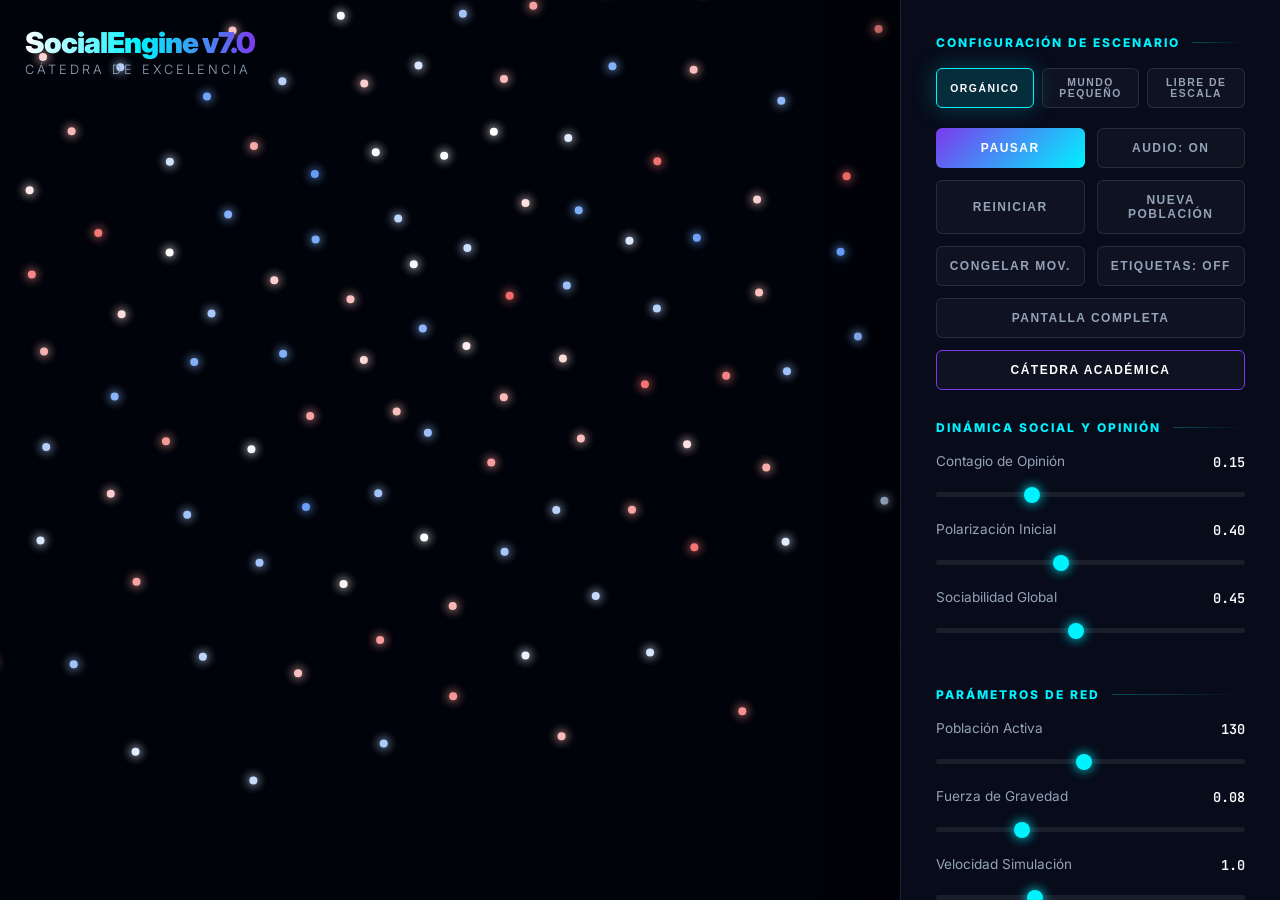
<file: red-social-dinamica.html>
<!DOCTYPE html>
<html lang="es">
<head>
    <meta charset="UTF-8">
    <meta name="viewport" content="width=device-width, initial-scale=1.0">
    <title>SocialEngine v7.0 - Cátedra de Excelencia</title>
    <style>
        @import url('https://fonts.googleapis.com/css2?family=Inter:wght@300;400;600;800&family=JetBrains+Mono:wght@400;700&display=swap');

        :root {
            --bg-color: #02040a;
            --panel-bg: rgba(8, 12, 28, 0.96);
            --accent-primary: #00f2ff;
            --accent-secondary: #7c3aed;
            --accent-tertiary: #ec4899;
            --opinion-0: #3b82f6;
            --opinion-1: #ef4444;
            --text-main: #f8fafc;
            --text-dim: #94a3b8;
            --glass-border: rgba(255, 255, 255, 0.1);
            --font-ui: 'Inter', sans-serif;
            --glow-cyan: rgba(0, 242, 255, 0.5);
        }

        * { margin: 0; padding: 0; box-sizing: border-box; }

        body {
            background-color: var(--bg-color);
            color: var(--text-main);
            font-family: var(--font-ui);
            height: 100vh;
            width: 100vw;
            overflow: hidden;
            display: flex;
        }

        /* --- DISEÑO PRINCIPAL --- */
        #main-view {
            flex: 1;
            position: relative;
            overflow: hidden;
            display: flex;
            align-items: center;
            justify-content: center;
        }

        canvas {
            position: absolute;
            top: 0; left: 0;
            width: 100%; height: 100%;
        }

        #overlay-grain {
            position: absolute;
            top: 0; left: 0;
            width: 100%; height: 100%;
            pointer-events: none;
            opacity: 0.04;
            background-image: url("data:image/svg+xml,%3Csvg viewBox='0 0 200 200' xmlns='http://www.w3.org/2000/svg'%3%3Ffilter id='noiseFilter'%3E%3CfeTurbulence type='fractalNoise' baseFrequency='0.65' numOctaves='3' stitchTiles='stitch'/%3E%3C/filter%3E%3Crect width='100%25' height='100%25' filter='url(%23noiseFilter)'/%3E%3C/svg%3E");
            z-index: 5;
        }

        /* --- INTERFAZ HUD --- */
        #hud-top {
            position: absolute;
            top: 25px; left: 25px;
            pointer-events: none;
            z-index: 10;
        }

        #social-feed {
            position: absolute;
            bottom: 25px; left: 25px;
            width: 320px;
            pointer-events: none;
            z-index: 10;
        }

        .feed-item {
            background: rgba(8, 12, 28, 0.85);
            border-left: 4px solid var(--accent-primary);
            padding: 10px 15px;
            margin-top: 8px;
            font-size: 0.75rem;
            color: var(--text-main);
            backdrop-filter: blur(10px);
            animation: feedIn 0.5s cubic-bezier(0.23, 1, 0.32, 1) forwards;
            display: flex;
            align-items: center;
            gap: 12px;
            border-radius: 0 4px 4px 0;
            box-shadow: 0 4px 15px rgba(0,0,0,0.3);
        }

        @keyframes feedIn {
            from { opacity: 0; transform: translateX(-30px); }
            to { opacity: 1; transform: translateX(0); }
        }

        .feed-icon { width: 8px; height: 8px; border-radius: 50%; }

        .hud-title {
            font-size: 1.8rem;
            font-weight: 900;
            letter-spacing: -1px;
            background: linear-gradient(to right, #fff, var(--accent-primary), var(--accent-secondary));
            -webkit-background-clip: text;
            -webkit-text-fill-color: transparent;
            margin-bottom: 2px;
        }

        .hud-subtitle {
            color: var(--text-dim);
            font-size: 0.8rem;
            text-transform: uppercase;
            letter-spacing: 3px;
            font-weight: 300;
        }

        /* --- PANEL DE CONTROL --- */
        #sidebar {
            width: 380px;
            height: 100%;
            transition: transform 0.4s cubic-bezier(0.16, 1, 0.3, 1);
            background: var(--panel-bg);
            backdrop-filter: blur(25px);
            border-left: 1px solid var(--glass-border);
            z-index: 100;
            padding: 35px;
            display: flex;
            flex-direction: column;
            gap: 30px;
            overflow-y: auto;
            box-shadow: -15px 0 45px rgba(0,0,0,0.6);
        }

        .mobile-toggle {
            display: none;
            position: absolute;
            top: 25px; right: 25px;
            z-index: 200;
            background: var(--accent-primary);
            color: #000;
            border: none;
            width: 45px; height: 45px;
            border-radius: 50%;
            font-size: 1.2rem;
            cursor: pointer;
            box-shadow: 0 0 20px var(--glow-cyan);
        }

        .section-title {
            font-size: 0.75rem;
            font-weight: 800;
            color: var(--accent-primary);
            text-transform: uppercase;
            letter-spacing: 2px;
            margin-bottom: 18px;
            display: flex;
            align-items: center;
            gap: 12px;
        }

        .section-title::after {
            content: "";
            height: 1px;
            flex: 1;
            background: linear-gradient(to right, var(--accent-primary), transparent);
            opacity: 0.3;
        }

        /* --- CONTROLES --- */
        .control-item { margin-bottom: 20px; }
        .control-label { display: flex; justify-content: space-between; font-size: 0.85rem; color: var(--text-dim); margin-bottom: 10px; }
        .control-value { color: var(--text-main); font-family: 'JetBrains Mono', monospace; font-size: 0.85rem; font-weight: 600; }

        input[type="range"] { width: 100%; height: 5px; background: rgba(255,255,255,0.08); border-radius: 5px; appearance: none; outline: none; }
        input[type="range"]::-webkit-slider-thumb { appearance: none; width: 16px; height: 16px; background: var(--accent-primary); border-radius: 50%; cursor: pointer; box-shadow: 0 0 12px var(--accent-primary); transition: transform 0.2s; }
        input[type="range"]::-webkit-slider-thumb:hover { transform: scale(1.25); }

        /* --- BOTONES --- */
        .btn-group { display: grid; grid-template-columns: 1fr 1fr; gap: 12px; }
        .btn-full { grid-column: span 2; }

        button {
            background: rgba(255,255,255,0.03);
            border: 1px solid var(--glass-border);
            color: var(--text-dim);
            padding: 12px;
            font-size: 0.75rem;
            font-weight: 700;
            border-radius: 6px;
            cursor: pointer;
            transition: all 0.3s cubic-bezier(0.25, 0.46, 0.45, 0.94);
            text-transform: uppercase;
            letter-spacing: 1.5px;
            position: relative;
        }

        button:hover { color: #fff; border-color: var(--accent-primary); background: rgba(0, 242, 255, 0.08); box-shadow: 0 0 20px rgba(0, 242, 255, 0.15); }
        button.active { color: #fff; border-color: var(--accent-primary); background: rgba(0, 242, 255, 0.15); box-shadow: 0 0 25px rgba(0, 242, 255, 0.25); }
        button.primary { background: linear-gradient(135deg, var(--accent-secondary), var(--accent-primary)); border: none; color: white; }
        button.primary:hover { filter: brightness(1.25); box-shadow: 0 0 25px rgba(0, 210, 255, 0.4); }

        /* --- ESCENARIOS TOPOLÓGICOS --- */
        .topology-selector { display: flex; gap: 8px; margin-bottom: 20px; }
        .topology-btn { flex: 1; font-size: 0.65rem; padding: 8px; }

        /* --- ESTADÍSTICAS --- */
        .stats-grid { display: grid; grid-template-columns: 1fr 1fr; gap: 15px; }
        .stat-card {
            background: rgba(255,255,255,0.02);
            border: 1px solid var(--glass-border);
            padding: 18px 12px;
            border-radius: 6px;
            text-align: center;
            transition: transform 0.3s;
        }
        .stat-card:hover { transform: translateY(-3px); background: rgba(255,255,255,0.04); }
        .stat-num { display: block; font-size: 1.3rem; font-weight: 800; color: var(--accent-primary); margin-bottom: 4px; font-family: 'JetBrains Mono', monospace; text-shadow: 0 0 15px var(--glow-cyan); }
        .stat-name { font-size: 0.65rem; color: var(--text-dim); text-transform: uppercase; letter-spacing: 1.5px; font-weight: 600; }
        .sparkline { width: 100%; height: 35px; margin-top: 10px; }

        /* --- SCOUTER --- */
        #profile-card {
            position: absolute;
            background: rgba(4, 8, 20, 0.98);
            backdrop-filter: blur(40px);
            border: 1px solid rgba(0, 242, 255, 0.5);
            border-left: 6px solid var(--accent-primary);
            padding: 25px;
            width: 330px;
            pointer-events: none;
            display: none;
            z-index: 1000;
            box-shadow: 0 30px 100px rgba(0,0,0,0.98), 0 0 50px rgba(0, 242, 255, 0.2);
            clip-path: polygon(0% 0%, 90% 0%, 100% 10%, 100% 100%, 10% 100%, 0% 90%);
        }

        .opinion-meter { height: 6px; border-radius: 3px; margin: 12px 0; background: linear-gradient(to right, var(--opinion-0), #fff, var(--opinion-1)); position: relative; }
        .opinion-marker { position: absolute; top: -4px; width: 14px; height: 14px; background: #fff; border-radius: 50%; border: 2px solid #000; box-shadow: 0 0 8px rgba(0,0,0,0.5); transition: left 0.3s ease; }

        /* --- MODAL --- */
        .modal { display: none; position: fixed; inset: 0; background: rgba(0,0,0,0.92); backdrop-filter: blur(15px); z-index: 2000; align-items: center; justify-content: center; padding: 30px; }
        .modal-content { background: #080c1c; border: 1px solid var(--accent-primary); max-width: 950px; width: 100%; max-height: 90vh; border-radius: 12px; padding: 50px; overflow-y: auto; position: relative; box-shadow: 0 0 80px rgba(0, 242, 255, 0.2); }
        .modal-close { position: absolute; top: 25px; right: 25px; background: none; border: none; color: var(--text-dim); font-size: 2rem; cursor: pointer; }
        .modal h2 { font-size: 2.5rem; font-weight: 900; margin-bottom: 30px; background: linear-gradient(to right, #fff, var(--accent-primary)); -webkit-background-clip: text; -webkit-text-fill-color: transparent; font-family: 'JetBrains Mono'; }
        .modal h3 { color: var(--accent-primary); margin: 25px 0 15px 0; font-size: 1.3rem; text-transform: uppercase; letter-spacing: 2px; }
        .modal p { color: var(--text-dim); line-height: 1.8; margin-bottom: 20px; font-size: 1rem; }

        /* --- RESPONSIVE --- */
        @media (max-width: 1024px) {
            #sidebar { position: fixed; right: 0; transform: translateX(100%); }
            #sidebar.open { transform: translateX(0); }
            .mobile-toggle { display: block; }
            #main-view { padding-right: 0; }
        }

        @media (max-width: 600px) {
            .hud-title { font-size: 1.4rem; }
            #sidebar { width: 100%; }
            #social-feed { display: none; }
        }

        /* BARRA DE DESPLAZAMIENTO */
        ::-webkit-scrollbar { width: 5px; }
        ::-webkit-scrollbar-track { background: transparent; }
        ::-webkit-scrollbar-thumb { background: rgba(0, 242, 255, 0.2); border-radius: 10px; }
        ::-webkit-scrollbar-thumb:hover { background: var(--accent-primary); }

    </style>
</head>
<body>

<button class="mobile-toggle" id="btnToggleSidebar">☰</button>

<div id="main-view">
    <canvas id="bgCanvas"></canvas>
    <canvas id="nebulaCanvas"></canvas>
    <canvas id="simulationCanvas"></canvas>

    <div id="overlay-grain"></div>
    <div id="hud-top">
        <div class="hud-title">SocialEngine v7.0</div>
        <div class="hud-subtitle">Cátedra de Excelencia</div>
    </div>

    <div id="social-feed"></div>

    <div id="profile-card">
        <div class="profile-header" style="display: flex; justify-content: space-between; border-bottom: 1px solid rgba(255,255,255,0.1); padding-bottom: 15px; margin-bottom: 15px;">
            <div>
                <h4 id="p-name" style="font-size: 1.2rem; font-weight: 800;">AGENTE #001</h4>
                <div id="p-role" class="profile-tag" style="background: var(--accent-primary); color:#000; font-size: 0.6rem; padding: 2px 8px; border-radius: 2px; font-weight: 700; margin-top: 5px;">CIUDADANO</div>
            </div>
            <div class="stat-num" style="font-size: 0.9rem; opacity: 0.5">ID: <span id="p-id-val">0</span></div>
        </div>

        <div class="p-stat-box" style="margin-bottom: 15px;">
            <div class="p-stat-label">Espectro de Opinión</div>
            <div class="opinion-meter">
                <div id="p-opinion-marker" class="opinion-marker" style="left: 50%;"></div>
            </div>
            <div style="display: flex; justify-content: space-between; font-size: 0.6rem; color: var(--text-dim); font-weight: 700;">
                <span>CONSERVADOR</span>
                <span>PROGRESISTA</span>
            </div>
        </div>

        <div class="profile-grid" style="display: grid; gap: 15px;">
            <div class="p-stat-box">
                <div style="display: flex; justify-content: space-between;">
                    <div class="p-stat-label">Influencia (Capital Social)</div>
                    <div id="p-cap-diff" style="font-size: 0.6rem; font-weight: 800;">+0%</div>
                </div>
                <div style="height: 4px; background: rgba(255,255,255,0.1); border-radius: 2px; margin-top: 5px; overflow: hidden;">
                    <div id="bar-cap" style="height: 100%; background: var(--accent-primary); width: 0%;"></div>
                </div>
            </div>

            <div style="display: flex; gap: 10px;">
                <div class="stat-card" style="flex: 1; padding: 10px;">
                    <span class="stat-num" id="p-links-val" style="font-size: 1.1rem;">0</span>
                    <span class="stat-name" style="font-size: 0.5rem;">Vínculos</span>
                </div>
                <div class="stat-card" style="flex: 1; padding: 10px;">
                    <span class="stat-num" id="p-comm-val" style="font-size: 1.1rem;">0</span>
                    <span class="stat-name" style="font-size: 0.5rem;">Comunidad</span>
                </div>
            </div>

            <div style="display: flex; gap: 10px;">
                <div class="stat-card" style="flex: 1; padding: 10px;">
                    <span class="stat-num" id="p-soc-val" style="font-size: 1.1rem;">0%</span>
                    <span class="stat-name" style="font-size: 0.5rem;">Sociabilidad</span>
                </div>
                <div class="stat-card" style="flex: 1; padding: 10px;">
                    <span class="stat-num" id="p-break-val" style="font-size: 1.1rem;">0%</span>
                    <span class="stat-name" style="font-size: 0.5rem;">Prob. Ruptura</span>
                </div>
            </div>

            <div class="p-stat-box">
                <div class="p-stat-label">Radar de Afinidad (Transitividad: <span id="p-clust-val">0.00</span>)</div>
                <canvas id="p-radar" width="280" height="70" style="background: rgba(255,255,255,0.03); border-radius: 4px; margin-top: 8px;"></canvas>
            </div>
        </div>
    </div>
</div>

<aside id="sidebar">
    <section>
        <div class="section-title">Configuración de Escenario</div>
        <div class="topology-selector">
            <button class="topology-btn active" data-type="organic">Orgánico</button>
            <button class="topology-btn" data-type="smallworld">Mundo Pequeño</button>
            <button class="topology-btn" data-type="scalefree">Libre de Escala</button>
        </div>
        <div class="btn-group">
            <button id="btnPlayPause" class="primary">Pausar</button>
            <button id="btnAudio">Audio: ON</button>
            <button id="btnReset">Reiniciar</button>
            <button id="btnNewPop">Nueva Población</button>
            <button id="btnFreeze">Congelar Mov.</button>
            <button id="btnLabels">Etiquetas: OFF</button>
            <button id="btnFullScreen" class="btn-full">Pantalla Completa</button>
            <button id="btnExplain" class="btn-full" style="border-color: var(--accent-secondary); color: #fff;">Cátedra Académica</button>
        </div>
    </section>

    <section>
        <div class="section-title">Dinámica Social y Opinión</div>
        <div class="control-item">
            <div class="control-label">Contagio de Opinión <span id="vOpinion" class="control-value">0.15</span></div>
            <input type="range" id="rOpinion" min="0" max="0.5" step="0.01" value="0.15">
        </div>
        <div class="control-item">
            <div class="control-label">Polarización Inicial <span id="vPolar" class="control-value">0.40</span></div>
            <input type="range" id="rPolar" min="0" max="1" step="0.05" value="0.40">
        </div>
        <div class="control-item">
            <div class="control-label">Sociabilidad Global <span id="vSocial" class="control-value">0.45</span></div>
            <input type="range" id="rSocial" min="0" max="1" step="0.01" value="0.45">
        </div>
    </section>

    <section>
        <div class="section-title">Parámetros de Red</div>
        <div class="control-item">
            <div class="control-label">Población Activa <span id="vNodes" class="control-value">130</span></div>
            <input type="range" id="rNodes" min="20" max="250" value="130">
        </div>
        <div class="control-item">
            <div class="control-label">Fuerza de Gravedad <span id="vGravity" class="control-value">0.08</span></div>
            <input type="range" id="rGravity" min="0" max="0.3" step="0.01" value="0.08">
        </div>
        <div class="control-item">
            <div class="control-label">Velocidad Simulación <span id="vSpeed" class="control-value">1.0</span></div>
            <input type="range" id="rSpeed" min="0.1" max="3" step="0.1" value="1.0">
        </div>
    </section>

    <section>
        <div class="section-title">Monitor de Métricas Críticas</div>
        <div class="stats-grid">
            <div class="stat-card">
                <span class="stat-num" id="sGini">0.00</span>
                <span class="stat-name">Gini (Desigualdad)</span>
                <canvas id="chartGini" class="sparkline"></canvas>
            </div>
            <div class="stat-card">
                <span class="stat-num" id="sOpinionAvg">0.50</span>
                <span class="stat-name">Consenso Medio</span>
                <canvas id="chartOpinion" class="sparkline"></canvas>
            </div>
            <div class="stat-card">
                <span class="stat-num" id="sLinks">0</span>
                <span class="stat-name">Vínculos Totales</span>
            </div>
            <div class="stat-card">
                <span class="stat-num" id="sDens">0%</span>
                <span class="stat-name">Densidad de Red</span>
            </div>
            <div class="stat-card">
                <span class="stat-num" id="sAvgDeg">0.00</span>
                <span class="stat-name">Grado Medio</span>
            </div>
            <div class="stat-card">
                <span class="stat-num" id="sMostConn">#0</span>
                <span class="stat-name">Líder (ID)</span>
            </div>
            <div class="stat-card">
                <span class="stat-num" id="sCommCount">0</span>
                <span class="stat-name">Comunidades</span>
            </div>
            <div class="stat-card">
                <span class="stat-num" id="sIsolated">0</span>
                <span class="stat-name">Aislados</span>
            </div>
            <div class="stat-card">
                <span class="stat-num" id="sClust">0.00</span>
                <span class="stat-name">Agrupamiento (CC)</span>
            </div>
            <div class="stat-card" style="border-color: var(--accent-tertiary);">
                <span class="stat-num" id="sPolarIndex">0.00</span>
                <span class="stat-name">Polarización</span>
            </div>
        </div>
    </section>
</aside>

<div id="modal" class="modal">
    <div class="modal-content">
        <button class="modal-close">&times;</button>
        <h2>Cátedra de Excelencia: Teoría de Redes V7.0</h2>

        <div style="display: grid; grid-template-columns: 1fr 1fr; gap: 50px;">
            <div>
                <h3>1. DINÁMICA DE OPINIÓN Y HOMOFILIA</h3>
                <p>En esta versión avanzada, cada nodo posee una "opinión" representada en un espectro cromático. Inspirado en los modelos de **Deffuant-Weisbuch**, los individuos ajustan sus creencias al interactuar. La **Homofilia** (preferencia por lo similar) actúa como motor de formación de vínculos, creando comunidades con visiones del mundo compartidas.</p>

                <h3>2. TOPOLOGÍAS DE RED COMPLEJA</h3>
                <p>La arquitectura de la red define el flujo de información:
                   <br>• **Mundo Pequeño (Small World):** Basado en Duncan Watts, muestra cómo unos pocos "atajos" (vínculos de largo alcance) conectan grupos distantes.
                   <br>• **Libre de Escala (Scale-Free):** Sigue la ley de potencia de Barabási-Albert; unos pocos "hubs" dominan la red, demostrando el principio de "el rico se hace más rico" en capital social.</p>

                <h3>3. COEFICIENTE DE GINI Y DESIGUALDAD</h3>
                <p>Implementamos el **Coeficiente de Gini** aplicado a la centralidad de grado. Esta métrica matemática mide la concentración de la influencia. Un Gini elevado revela una estructura aristocrática o jerárquica, mientras que un valor bajo indica una red distribuida y resiliente.</p>
            </div>
            <div>
                <h3>4. CÁMARAS DE ECO Y POLARIZACIÓN</h3>
                <p>La simulación permite observar la emergencia de **Cámaras de Eco**: clusters aislados donde la opinión se radicaliza debido a la falta de "puentes sociales". La polarización no es solo una diferencia de ideas, sino una desconexión estructural entre comunidades que dejan de compartir información.</p>

                <h3>5. SONIFICACIÓN DE DATOS (AUDIO PROCEDURAL)</h3>
                <p>Utilizamos la **Web Audio API** para convertir eventos sociales en señales acústicas. La frecuencia y armonía de los pings reflejan la creación de capital social y la actividad de los líderes, permitiendo una comprensión intuitiva del pulso rítmico de la sociedad simulada.</p>

                <h3>6. ANÁLISIS EGO-NETWORK</h3>
                <p>El **Follow Mode** (doble clic) permite un análisis microscópico de un actor. Se aísla su esfera de influencia directa e indirecta, visualizando su impacto real en la red y cómo su posición estructural condiciona su acceso a la diversidad de pensamiento.</p>
            </div>
        </div>
    </div>
</div>

<script>
    /**
     * SOCIAL ENGINE V7.0 - Cátedra de Excelencia
     * Visualización Científica de Alta Fidelidad
     */

    // --- UTILIDADES ---
    const lerp = (a, b, t) => a + (b - a) * t;
    function hslToRgb(h, s, l) {
        s /= 100; l /= 100;
        const k = n => (n + h / 30) % 12;
        const a = s * Math.min(l, 1 - l);
        const f = n => l - a * Math.max(-1, Math.min(k(n) - 3, Math.min(9 - k(n), 1)));
        return {r: 255 * f(0), g: 255 * f(8), b: 255 * f(4)};
    }
    const colorMix = (c1, c2, t) => ({ r: lerp(c1.r, c2.r, t), g: lerp(c1.g, c2.g, t), b: lerp(c1.b, c2.b, t) });
    const getOpinionColor = (v) => {
        const c0 = {r: 59, g: 130, b: 246}; // Blue
        const cMiddle = {r: 255, g: 255, b: 255}; // White
        const c1 = {r: 239, g: 68, b: 68}; // Red
        if(v < 0.5) return colorMix(c0, cMiddle, v * 2);
        return colorMix(cMiddle, c1, (v - 0.5) * 2);
    };

    // --- MOTOR DE AUDIO ---
    const AudioEngine = {
        ctx: null,
        enabled: true,
        init() {
            try { this.ctx = new (window.AudioContext || window.webkitAudioContext)(); } catch(e) {}
        },
        play(freq, type='sine', dur=0.1, vol=0.05) {
            if(!this.ctx || !this.enabled) return;
            if(this.ctx.state === 'suspended') this.ctx.resume();
            const osc = this.ctx.createOscillator();
            const gain = this.ctx.createGain();
            osc.type = type; osc.frequency.setValueAtTime(freq, this.ctx.currentTime);
            gain.gain.setValueAtTime(vol, this.ctx.currentTime);
            gain.gain.exponentialRampToValueAtTime(0.001, this.ctx.currentTime + dur);
            osc.connect(gain); gain.connect(this.ctx.destination);
            osc.start(); osc.stop(this.ctx.currentTime + dur);
        }
    };

    // --- ESTADO GLOBAL ---
    const config = {
        nodes: 130, socialProb: 0.45, stability: 0.25, limit: 18,
        opinionContagion: 0.15, polarScale: 0.4,
        gravity: 0.08, repel: 90, spring: 0.12, movement: 0.12,
        speed: 1.0, paused: false, freeze: false, audio: true,
        showLabels: false, topology: 'organic'
    };

    const state = {
        nodes: [], links: [], frame: 0, width: 0, height: 0,
        mouseX: 0, mouseY: 0, dragNode: null, hoverNode: null, followedNode: null,
        ripples: [], history: { gini: [], opinion: [] },
        averages: { socialCapital: 0, opinion: 0.5 }
    };

    // --- CLASES ---
    class Agent {
        constructor(id) {
            this.id = id;
            this.x = Math.random() * 800; this.y = Math.random() * 600;
            this.vx = 0; this.vy = 0;
            this.opinion = 0.5 + (Math.random() - 0.5) * config.polarScale * 2;
            this.opinion = Math.max(0, Math.min(1, this.opinion));
            this.reset();
        }
        reset() {
            this.radius = 4; this.targetRadius = 4;
            this.baseSociability = 0.2 + Math.random() * 0.8;
            this.connections = []; this.community = this.id;
            this.socialCapital = 0; this.isLeader = false; this.isBridge = false;
            this.color = getOpinionColor(this.opinion);
            this.colorStr = `rgb(${this.color.r},${this.color.g},${this.color.b})`;
        }
        update() {
            if(config.paused) return;
            if(!config.freeze) {
                // Física de Campo
                const friction = 0.93 - (this.socialCapital * 0.06);
                this.vx *= friction; this.vy *= friction;

                const dx = state.width/2 - this.x, dy = state.height/2 - this.y;
                const dist = Math.sqrt(dx*dx + dy*dy) || 1;
                const pull = dist * (this.isLeader ? 0.0015 : 0.0005) * config.gravity * (1 + this.socialCapital*2);
                this.vx += (dx/dist) * pull; this.vy += (dy/dist) * pull;

                this.vx += (Math.random()-0.5) * config.movement;
                this.vy += (Math.random()-0.5) * config.movement;

                this.x += this.vx * config.speed; this.y += this.vy * config.speed;

                // Límites Elásticos
                const m = 60;
                if(this.x < m) this.vx += 0.1; if(this.x > state.width-m) this.vx -= 0.1;
                if(this.y < m) this.vy += 0.1; if(this.y > state.height-m) this.vy -= 0.1;
            }
            this.radius = lerp(this.radius, this.targetRadius, 0.1);
            this.color = getOpinionColor(this.opinion);
            this.colorStr = `rgb(${this.color.r},${this.color.g},${this.color.b})`;
        }
        draw(ctx) {
            let dimmed = (state.hoverNode || state.followedNode) && (state.hoverNode !== this && state.followedNode !== this && !this.isConnectedTo(state.hoverNode || state.followedNode));
            ctx.globalAlpha = dimmed ? 0.1 : 1.0;

            // Aura de Opinión
            const aura = ctx.createRadialGradient(this.x, this.y, this.radius, this.x, this.y, this.radius*4);
            aura.addColorStop(0, `rgba(${this.color.r},${this.color.g},${this.color.b}, 0.3)`);
            aura.addColorStop(1, 'rgba(0,0,0,0)');
            ctx.fillStyle = aura; ctx.beginPath(); ctx.arc(this.x, this.y, this.radius*4, 0, Math.PI*2); ctx.fill();

            // Cuerpo del Nodo
            ctx.fillStyle = this.colorStr; ctx.beginPath(); ctx.arc(this.x, this.y, this.radius, 0, Math.PI*2); ctx.fill();

            // Ornamentos v7
            if(this.isLeader) {
                ctx.strokeStyle = '#fff'; ctx.lineWidth = 1;
                ctx.beginPath(); ctx.arc(this.x, this.y, this.radius + 6 + Math.sin(state.frame*0.1)*2, 0, Math.PI*2); ctx.stroke();
                ctx.save(); ctx.translate(this.x, this.y); ctx.rotate(state.frame*0.02);
                ctx.strokeStyle = this.colorStr; ctx.setLineDash([5, 5]);
                ctx.beginPath(); ctx.arc(0, 0, this.radius + 10, 0, Math.PI*2); ctx.stroke();
                ctx.restore();
            }
            if(this.isBridge) {
                ctx.strokeStyle = '#f1c40f'; ctx.lineWidth = 2;
                ctx.beginPath(); ctx.arc(this.x, this.y, this.radius + 4, 0, Math.PI*2); ctx.stroke();
            }

            if(config.showLabels && !dimmed) {
                ctx.fillStyle = '#fff'; ctx.font = '10px JetBrains Mono';
                ctx.textAlign = 'center'; ctx.fillText(`#${this.id}`, this.x, this.y - this.radius - 8);
            }

            ctx.globalAlpha = 1;
        }
        isConnectedTo(other) { return other && this.connections.includes(other); }
    }

    class Connection {
        constructor(a, b) {
            this.a = a; this.b = b; this.strength = 0; this.isDying = false; this.active = true;
            this.particles = [];
        }
        update() {
            this.strength = lerp(this.strength, this.isDying ? 0 : 1, 0.05);
            if(this.isDying && this.strength < 0.01) this.active = false;

            if(!config.paused && !config.freeze) {
                const dx = this.b.x - this.a.x, dy = this.b.y - this.a.y;
                const d = Math.sqrt(dx*dx + dy*dy) || 1;
                const f = (d - 120) * config.spring * this.strength;
                const nx = dx/d, ny = dy/d;
                this.a.vx += nx * f; this.a.vy += ny * f;
                this.b.vx -= nx * f; this.b.vy -= ny * f;
            }
        }
        draw(ctx) {
            if(this.strength < 0.05) return;
            let highlighted = (state.hoverNode === this.a || state.hoverNode === this.b || state.followedNode === this.a || state.followedNode === this.b);
            let dimmed = (state.hoverNode || state.followedNode) && !highlighted;

            ctx.globalAlpha = dimmed ? 0.02 : this.strength * 0.3;
            ctx.strokeStyle = highlighted ? '#fff' : `rgba(${this.a.color.r},${this.a.color.g},${this.a.color.b}, 0.5)`;
            ctx.lineWidth = highlighted ? 3 : 1.5;
            ctx.beginPath(); ctx.moveTo(this.a.x, this.a.y); ctx.lineTo(this.b.x, this.b.y); ctx.stroke();

            // Partículas con color de opinión
            if(!config.paused && Math.random() < 0.04 * config.speed) {
                this.particles.push({t:0, v:0.01 + Math.random()*0.02});
            }
            this.particles = this.particles.filter(p => p.t < 1);
            this.particles.forEach(p => {
                p.t += p.v * config.speed;
                const px = this.a.x + (this.b.x - this.a.x)*p.t, py = this.a.y + (this.b.y - this.a.y)*p.t;
                ctx.fillStyle = this.a.colorStr; ctx.globalAlpha = dimmed ? 0.05 : 0.8;
                ctx.beginPath(); ctx.arc(px, py, highlighted ? 3 : 1.5, 0, Math.PI*2); ctx.fill();
            });
            ctx.globalAlpha = 1;
        }
    }

    // --- MOTOR PRINCIPAL ---
    const canvases = { sim: document.getElementById('simulationCanvas'), neb: document.getElementById('nebulaCanvas'), bg: document.getElementById('bgCanvas') };
    const ctxs = { sim: canvases.sim.getContext('2d'), neb: canvases.neb.getContext('2d'), bg: canvases.bg.getContext('2d') };

    function init() {
        resize(); createWorld(); AudioEngine.init();
        window.addEventListener('resize', resize);
        setupUI(); requestAnimationFrame(render);
    }

    function resize() {
        state.width = window.innerWidth - (window.innerWidth > 1024 ? 380 : 0);
        state.height = window.innerHeight;
        Object.values(canvases).forEach(c => { c.width = state.width; c.height = state.height; });
    }

    function createWorld() {
        state.nodes = []; state.links = [];
        for(let i=0; i<config.nodes; i++) state.nodes.push(new Agent(i));

        if(config.topology === 'smallworld') {
            const n = state.nodes;
            for(let i=0; i<n.length; i++) {
                addLink(n[i], n[(i+1)%n.length]);
                addLink(n[i], n[(i+2)%n.length]);
                if(Math.random() < 0.1) addLink(n[i], n[Math.floor(Math.random()*n.length)]);
            }
        } else if(config.topology === 'scalefree') {
            const n = state.nodes;
            const hubs = [n[0], n[1], n[2]];
            for(let i=3; i<n.length; i++) {
                const target = n[Math.floor(Math.pow(Math.random(), 2) * i)];
                addLink(n[i], target);
                if(Math.random() < 0.2) addLink(n[i], hubs[Math.floor(Math.random()*3)]);
            }
        }
        updateStats();
    }

    function addLink(a, b) {
        if(a === b || a.isConnectedTo(b)) return;
        const l = new Connection(a, b); state.links.push(l);
        a.connections.push(b); b.connections.push(a);
        AudioEngine.play(440 + a.socialCapital*880, 'sine', 0.05, 0.02);
        if(Math.random() < 0.2) state.ripples.push({x: (a.x+b.x)/2, y: (a.y+b.y)/2, r: 0, a: 0.5});
    }

    function render() {
        state.frame++;
        const ctx = ctxs.sim; ctx.clearRect(0, 0, state.width, state.height);

        // Repulsión
        if(!config.paused && !config.freeze) {
            for(let i=0; i<state.nodes.length; i++) {
                for(let j=i+1; j<state.nodes.length; j++) {
                    const a = state.nodes[i], b = state.nodes[j], dx = b.x-a.x, dy = b.y-a.y, d2 = dx*dx+dy*dy;
                    if(d2 < config.repel*config.repel && d2 > 0) {
                        const d = Math.sqrt(d2), f = (config.repel-d)*0.03, nx = dx/d, ny = dy/d;
                        a.vx -= nx*f; a.vy -= ny*f; b.vx += nx*f; b.vy += ny*f;
                    }
                }
            }
        }

        state.links.forEach(l => { l.update(); l.draw(ctx); });
        state.links = state.links.filter(l => l.active);
        state.nodes.forEach(n => { n.update(); n.draw(ctx); });

        // Ondas de Choque Social (Ripples)
        state.ripples.forEach((r, i) => {
            r.r += 4 * config.speed; r.a -= 0.02 * config.speed;
            ctx.strokeStyle = `rgba(0, 242, 255, ${r.a})`;
            ctx.lineWidth = 2; ctx.beginPath(); ctx.arc(r.x, r.y, r.r, 0, Math.PI*2); ctx.stroke();
            if(r.a <= 0) state.ripples.splice(i, 1);
        });

        drawAtmosphere();
        if(state.frame % 10 === 0) runSocialLogic();
        if(state.frame % 60 === 0) updateStats();

        requestAnimationFrame(render);
    }

    function runSocialLogic() {
        if(config.paused) return;

        // 1. Nuevos Vínculos (Orgánico)
        if(config.topology === 'organic' && Math.random() < 0.3) {
            const a = state.nodes[Math.floor(Math.random()*state.nodes.length)];
            const b = state.nodes[Math.floor(Math.random()*state.nodes.length)];
            if(a !== b && !a.isConnectedTo(b) && a.connections.length < config.limit) {
                const d = Math.sqrt((a.x-b.x)**2 + (a.y-b.y)**2);
                const affinity = 1 - Math.abs(a.opinion - b.opinion);
                if(d < 350 && Math.random() < (config.socialProb * affinity)) {
                    addLink(a, b);
                    if(Math.random() < 0.1) addFeed(`Nueva conexión por afinidad: #${a.id}`, 'info');
                }
            }
        }

        // 2. Ruptura
        state.links.forEach(l => {
            const d = Math.sqrt((l.a.x-l.b.x)**2 + (l.a.y-l.b.y)**2);
            const polarDiff = Math.abs(l.a.opinion - l.b.opinion);
            if(Math.random() < (config.stability * 0.005 * (d/300) * (1 + polarDiff*2))) {
                l.isDying = true;
                l.a.connections = l.a.connections.filter(c => c !== l.b);
                l.b.connections = l.b.connections.filter(c => c !== l.a);
                AudioEngine.play(220, 'triangle', 0.1, 0.01);
            }
        });

        // 3. Contagio de Opinión
        state.nodes.forEach(n => {
            if(n.connections.length > 0) {
                let targetOpinion = 0;
                n.connections.forEach(c => targetOpinion += c.opinion);
                targetOpinion /= n.connections.length;
                n.opinion = lerp(n.opinion, targetOpinion, config.opinionContagion * 0.1);
            }
        });

        // 4. Capital Social (Vector Propio simplificado)
        state.nodes.forEach(n => n._score = n.connections.length);
        const maxScore = Math.max(...state.nodes.map(n => n._score)) || 1;
        state.nodes.forEach(n => {
            n.socialCapital = n._score / maxScore;
            n.isLeader = n.connections.length > state.nodes.length * 0.08;
            n.targetRadius = 4 + n.socialCapital * 20;

            const neighborComms = new Set(n.connections.map(c => c.opinion > 0.5 ? 1 : 0));
            n.isBridge = neighborComms.size > 1 && n.connections.length > 3;
        });
    }

    function updateStats() {
        const n = state.nodes;
        const l = state.links.length;
        const avgOpinion = n.reduce((a,b)=>a+b.opinion, 0) / n.length;

        // Gini Coefficient
        const scores = n.map(node => node.connections.length).sort((a,b)=>a-b);
        let sumNom = 0, sumDen = 0;
        for(let i=0; i<n.length; i++) {
            sumNom += (i+1) * scores[i];
            sumDen += scores[i];
        }
        const gini = sumDen === 0 ? 0 : (2 * sumNom / (n.length * sumDen)) - (n.length + 1) / n.length;

        document.getElementById('sGini').textContent = gini.toFixed(2);
        document.getElementById('sOpinionAvg').textContent = avgOpinion.toFixed(2);
        document.getElementById('sLinks').textContent = l;
        document.getElementById('sDens').textContent = (n.length > 1 ? (l / (n.length*(n.length-1)/2) * 100) : 0).toFixed(1) + '%';

        // Métricas Solicitadas v7.1
        document.getElementById('sAvgDeg').textContent = (n.length > 0 ? (2*l/n.length) : 0).toFixed(2);

        let leader = n[0], isolatedCount = 0;
        n.forEach(node => {
            if(node.connections.length > leader.connections.length) leader = node;
            if(node.connections.length === 0) isolatedCount++;
        });
        document.getElementById('sMostConn').textContent = `#${leader.id}`;
        document.getElementById('sIsolated').textContent = isolatedCount;

        // Detección de Comunidades (Componentes Conexas)
        let visited = new Set(), communities = 0;
        n.forEach(node => {
            if(!visited.has(node.id)) {
                communities++;
                let queue = [node]; visited.add(node.id);
                while(queue.length > 0) {
                    let curr = queue.shift();
                    curr.connections.forEach(neigh => {
                        if(!visited.has(neigh.id)) {
                            visited.add(neigh.id); queue.push(neigh);
                        }
                    });
                }
            }
        });
        document.getElementById('sCommCount').textContent = communities;

        let polarSum = 0, totalClust = 0;
        n.forEach(node => {
            polarSum += Math.abs(node.opinion - avgOpinion);
            let tri = 0, k = node.connections.length;
            if(k >= 2) {
                for(let i=0; i<k; i++) for(let j=i+1; j<k; j++) if(node.connections[i].isConnectedTo(node.connections[j])) tri++;
                totalClust += (2*tri/(k*(k-1)));
            }
        });
        document.getElementById('sPolarIndex').textContent = (polarSum/n.length).toFixed(2);
        document.getElementById('sClust').textContent = (totalClust/n.length).toFixed(2);

        state.history.gini.push(gini); state.history.opinion.push(avgOpinion);
        if(state.history.gini.length > 50) { state.history.gini.shift(); state.history.opinion.shift(); }
        drawSparkline('chartGini', state.history.gini);
        drawSparkline('chartOpinion', state.history.opinion);
    }

    function drawSparkline(id, data) {
        const canvas = document.getElementById(id); const ctx = canvas.getContext('2d');
        ctx.clearRect(0, 0, canvas.width, canvas.height);
        if(data.length < 2) return;
        const max = Math.max(...data), min = Math.min(...data);
        ctx.strokeStyle = '#00f2ff'; ctx.lineWidth = 2; ctx.beginPath();
        data.forEach((v, i) => {
            const x = (i/(data.length-1))*canvas.width, y = canvas.height - ((v-min)/(max-min||1))*canvas.height;
            if(i===0) ctx.moveTo(x,y); else ctx.lineTo(x,y);
        });
        ctx.stroke();
    }

    function drawAtmosphere() {
        const ctx = ctxs.neb; ctx.clearRect(0,0,state.width,state.height);
        ctx.globalAlpha = 0.2; ctx.fillStyle = '#02040a'; ctx.fillRect(0,0,state.width,state.height);
        ctx.globalAlpha = 1;
    }

    function addFeed(msg, type) {
        const f = document.getElementById('social-feed');
        const item = document.createElement('div'); item.className = 'feed-item';
        let color = 'var(--accent-primary)';
        if(type === 'leader') color = 'var(--accent-tertiary)';
        if(type === 'warning') color = '#ff9f43';
        if(type === 'success') color = '#2ecc71';

        item.innerHTML = `<div class="feed-icon" style="background:${color}"></div><div>${msg}</div>`;
        f.prepend(item);
        if(f.childNodes.length > 5) f.lastChild.remove();
        setTimeout(() => {
            item.style.opacity = '0';
            setTimeout(()=>item.remove(), 500);
        }, 4000);
    }

    function updateProfileCard() {
        const card = document.getElementById('profile-card');
        if(!state.hoverNode) { card.style.display = 'none'; return; }
        card.style.display = 'block';
        const n = state.hoverNode;
        card.style.left = Math.min(state.mouseX + 20, state.width - 350) + 'px';
        card.style.top = Math.min(state.mouseY + 20, state.height - 400) + 'px';

        document.getElementById('p-name').textContent = `AGENTE #${n.id}`;
        document.getElementById('p-opinion-marker').style.left = (n.opinion*100) + '%';
        document.getElementById('p-links-val').textContent = n.connections.length;
        document.getElementById('bar-cap').style.width = (n.socialCapital*100) + '%';
        document.getElementById('p-soc-val').textContent = (n.baseSociability * 100).toFixed(0) + '%';

        const polarDiff = Math.abs(n.opinion - state.averages.opinion);
        const breakProb = (config.stability * 0.1 * (1 + polarDiff*2));
        document.getElementById('p-break-val').textContent = (breakProb * 100).toFixed(1) + '%';

        // Comunidad (Componente ID se calcula en updateStats, pero podemos usar un cache o re-calcular rápido)
        document.getElementById('p-comm-val').textContent = n.communityID || "?";

        let tri = 0, k = n.connections.length;
        if(k >= 2) {
            for(let i=0; i<k; i++) for(let j=i+1; j<k; j++) if(n.connections[i].isConnectedTo(n.connections[j])) tri++;
            document.getElementById('p-clust-val').textContent = (2*tri/(k*(k-1))).toFixed(2);
        } else document.getElementById('p-clust-val').textContent = "0.00";

        // Radar
        const canvas = document.getElementById('p-radar'); const ctx = canvas.getContext('2d');
        ctx.clearRect(0,0,canvas.width,canvas.height);
        const cx = canvas.width/2, cy = canvas.height/2;
        n.connections.forEach((c, i) => {
            const ang = (i/n.connections.length)*Math.PI*2, d = 35;
            ctx.strokeStyle = c.colorStr; ctx.beginPath(); ctx.moveTo(cx,cy); ctx.lineTo(cx+Math.cos(ang)*d, cy+Math.sin(ang)*d); ctx.stroke();
        });
    }

    function setupUI() {
        const canvas = canvases.sim;
        canvas.onmousemove = (e) => {
            const rect = canvas.getBoundingClientRect();
            state.mouseX = e.clientX - rect.left; state.mouseY = e.clientY - rect.top;
            state.hoverNode = state.nodes.find(n => Math.sqrt((n.x-state.mouseX)**2 + (n.y-state.mouseY)**2) < n.radius+10);
            updateProfileCard();
        };
        canvas.onmousedown = () => {
            if(state.hoverNode) {
                state.dragNode = state.hoverNode;
                state.ripples.push({x: state.hoverNode.x, y: state.hoverNode.y, r: 0, a: 0.8});
            }
            AudioEngine.play(150, 'square', 0.2, 0.02);
        };

        canvas.ondblclick = () => {
            if(state.hoverNode) {
                if(state.followedNode === state.hoverNode) {
                    state.followedNode = null;
                    addFeed("Ego-Network liberado", "success");
                } else {
                    state.followedNode = state.hoverNode;
                    addFeed(`Aislando Ego-Network: Agente #${state.followedNode.id}`, "success");
                    AudioEngine.play(880, 'sine', 0.4, 0.05);
                }
            } else {
                state.followedNode = null;
            }
        };

        window.onmouseup = () => state.dragNode = null;
        window.onmousemove = (e) => { if(state.dragNode) { state.dragNode.x = state.mouseX; state.dragNode.y = state.mouseY; state.dragNode.vx = 0; state.dragNode.vy = 0; } };

        document.getElementById('btnToggleSidebar').onclick = () => document.getElementById('sidebar').classList.toggle('open');
        document.getElementById('btnPlayPause').onclick = (e) => { config.paused = !config.paused; e.target.textContent = config.paused ? 'Reanudar' : 'Pausar'; };
        document.getElementById('btnAudio').onclick = (e) => { config.audio = !config.audio; AudioEngine.enabled = config.audio; e.target.textContent = 'Audio: ' + (config.audio?'ON':'OFF'); };
        document.getElementById('btnReset').onclick = () => { state.nodes.forEach(n => n.reset()); state.links = []; updateStats(); };
        document.getElementById('btnNewPop').onclick = createWorld;
        document.getElementById('btnFreeze').onclick = (e) => { config.freeze = !config.freeze; e.target.textContent = config.freeze ? 'Movimiento: OFF' : 'Congelar Mov.'; e.target.classList.toggle('active'); };
        document.getElementById('btnLabels').onclick = (e) => { config.showLabels = !config.showLabels; e.target.textContent = config.showLabels ? 'Etiquetas: ON' : 'Etiquetas: OFF'; e.target.classList.toggle('active'); };
        document.getElementById('btnFullScreen').onclick = () => { if(!document.fullscreenElement) document.documentElement.requestFullscreen(); else document.exitFullscreen(); };

        document.querySelectorAll('.topology-btn').forEach(btn => {
            btn.onclick = () => {
                document.querySelectorAll('.topology-btn').forEach(b => b.classList.remove('active'));
                btn.classList.add('active');
                config.topology = btn.dataset.type;
                createWorld();
            };
        });

        const ctrls = [
            {r:'rOpinion', v:'vOpinion', p:'opinionContagion'},
            {r:'rPolar', v:'vPolar', p:'polarScale'},
            {r:'rSocial', v:'vSocial', p:'socialProb'},
            {r:'rNodes', v:'vNodes', p:'nodes'},
            {r:'rGravity', v:'vGravity', p:'gravity'},
            {r:'rSpeed', v:'vSpeed', p:'speed'}
        ];
        ctrls.forEach(c => {
            document.getElementById(c.r).oninput = (e) => {
                config[c.p] = parseFloat(e.target.value);
                document.getElementById(c.v).textContent = config[c.p].toFixed(2);
                if(c.r === 'rNodes') createWorld();
            };
        });

        document.getElementById('btnExplain').onclick = () => document.getElementById('modal').style.display = 'flex';
        document.querySelector('.modal-close').onclick = () => document.getElementById('modal').style.display = 'none';
    }

    init();
</script>
</body>
</html>
</file>
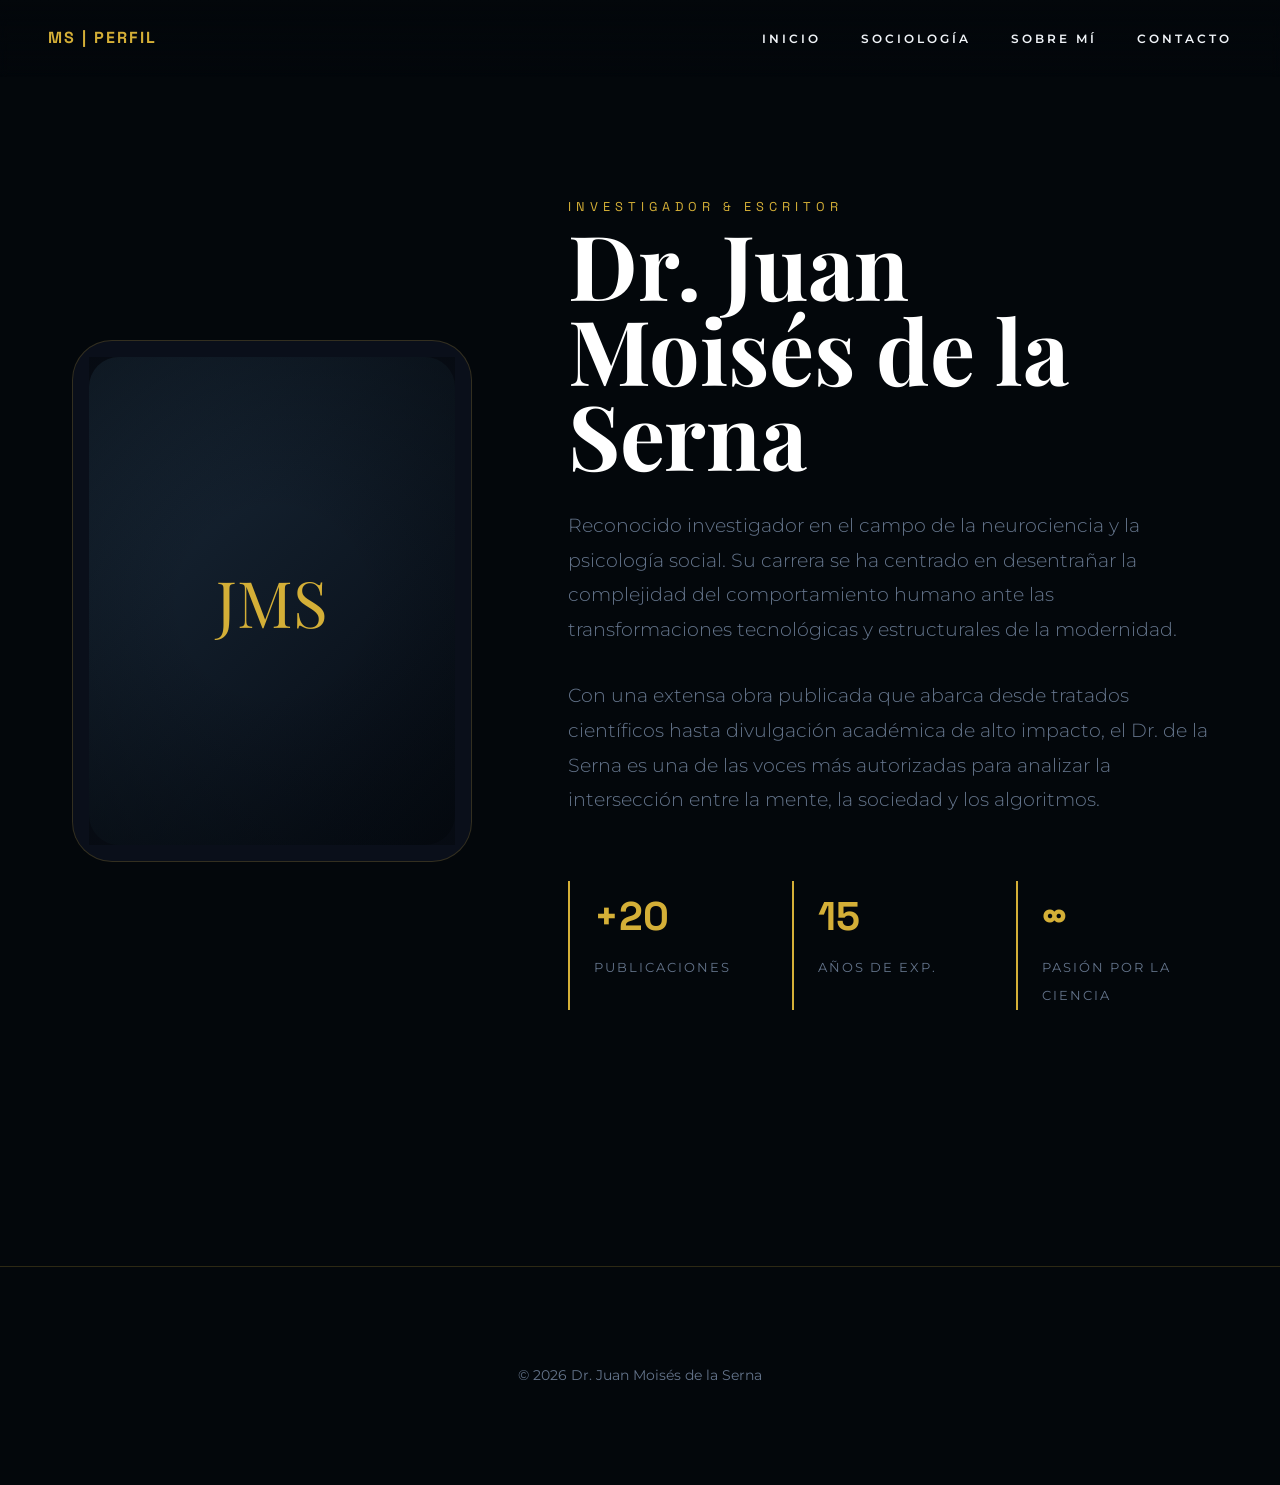
<file: sobre-mi.html>
<!DOCTYPE html>
<html lang="es">
<head>
    <meta charset="UTF-8">
    <meta name="viewport" content="width=device-width, initial-scale=1.0">
    <title>Sobre el Dr. Juan Moisés de la Serna - Perfil Profesional</title>
    <link href="https://fonts.googleapis.com/css2?family=Montserrat:wght@200;400;600;800&family=Playfair+Display:ital,wght@0,400;0,700;0,900;1,400&family=Space+Grotesk:wght@300;500;700&display=swap" rel="stylesheet">
    <style>
        :root {
            --bg: #03070b;
            --surface: #0a0f1a;
            --primary: #d4af37;
            --text-main: #f0f4f8;
            --text-dim: #64748b;
            --border: rgba(212, 175, 55, 0.2);
        }

        * { margin: 0; padding: 0; box-sizing: border-box; }

        body {
            font-family: 'Montserrat', sans-serif;
            background-color: var(--bg);
            color: var(--text-main);
            line-height: 1.8;
        }

        nav {
            position: fixed;
            top: 0;
            width: 100%;
            padding: 1.5rem 3rem;
            display: flex;
            justify-content: space-between;
            align-items: center;
            z-index: 900;
            background: linear-gradient(to bottom, var(--bg), transparent);
            backdrop-filter: blur(5px);
        }

        .nav-links { display: flex; gap: 2.5rem; }
        .nav-links a { color: var(--text-main); text-decoration: none; text-transform: uppercase; font-size: 0.75rem; letter-spacing: 3px; font-weight: 600; }
        .nav-links a:hover { color: var(--primary); }

        .profile-hero {
            padding: 12rem 2rem 6rem;
            max-width: 1200px;
            margin: 0 auto;
            display: grid;
            grid-template-columns: 400px 1fr;
            gap: 6rem;
            align-items: center;
        }

        .profile-img-container {
            position: relative;
            border: 1px solid var(--border);
            border-radius: 40px;
            padding: 1rem;
            overflow: hidden;
            background: var(--surface);
        }

        .profile-img-placeholder {
            aspect-ratio: 3/4;
            background: linear-gradient(135deg, #1a2a3a, #050a12);
            border-radius: 30px;
            display: flex;
            justify-content: center;
            align-items: center;
            color: var(--primary);
            font-family: 'Playfair Display', serif;
            font-size: 4rem;
            position: relative;
        }

        .profile-img-placeholder::after {
            content: '';
            position: absolute;
            width: 100%;
            height: 100%;
            background: radial-gradient(circle at center, transparent 30%, var(--bg) 100%);
            opacity: 0.5;
        }

        h1 {
            font-family: 'Playfair Display', serif;
            font-size: clamp(3rem, 7vw, 6rem);
            color: #fff;
            line-height: 0.95;
            margin-bottom: 2rem;
        }

        .bio-text {
            font-size: 1.2rem;
            color: var(--text-dim);
            margin-bottom: 2rem;
            font-weight: 300;
        }

        .stats-grid {
            display: grid;
            grid-template-columns: repeat(3, 1fr);
            gap: 2rem;
            margin-top: 4rem;
        }

        .stat-item {
            border-left: 2px solid var(--primary);
            padding-left: 1.5rem;
        }

        .stat-val {
            font-family: 'Space Grotesk', sans-serif;
            font-size: 2.5rem;
            font-weight: 700;
            color: var(--primary);
            display: block;
        }

        .stat-label {
            font-size: 0.8rem;
            text-transform: uppercase;
            letter-spacing: 2px;
            color: var(--text-dim);
        }

        footer {
            padding: 6rem;
            text-align: center;
            border-top: 1px solid var(--border);
            margin-top: 10rem;
        }

        @media (max-width: 1000px) {
            .profile-hero { grid-template-columns: 1fr; text-align: center; }
            .profile-img-container { max-width: 400px; margin: 0 auto; }
            h1 { font-size: 3rem; }
            .stats-grid { grid-template-columns: 1fr; }
        }
    </style>
</head>
<body>
    <nav>
        <div style="font-family: 'Space Grotesk', sans-serif; font-weight: 700; color: var(--primary); letter-spacing: 2px;">MS | PERFIL</div>
        <div class="nav-links">
            <a href="index.html">Inicio</a>
            <a href="sociologia.html">Sociología</a>
            <a href="sobre-mi.html">Sobre mí</a>
            <a href="contacto.html">Contacto</a>
        </div>
    </nav>

    <main class="profile-hero">
        <div class="profile-img-container">
            <div class="profile-img-placeholder">JMS</div>
        </div>
        <div class="profile-content">
            <span style="color: var(--primary); font-family: 'Space Grotesk', sans-serif; letter-spacing: 5px; font-size: 0.8rem; text-transform: uppercase;">Investigador & Escritor</span>
            <h1>Dr. Juan Moisés de la Serna</h1>
            <p class="bio-text">
                Reconocido investigador en el campo de la neurociencia y la psicología social. Su carrera se ha centrado en desentrañar la complejidad del comportamiento humano ante las transformaciones tecnológicas y estructurales de la modernidad.
            </p>
            <p class="bio-text">
                Con una extensa obra publicada que abarca desde tratados científicos hasta divulgación académica de alto impacto, el Dr. de la Serna es una de las voces más autorizadas para analizar la intersección entre la mente, la sociedad y los algoritmos.
            </p>

            <div class="stats-grid">
                <div class="stat-item">
                    <span class="stat-val">+20</span>
                    <span class="stat-label">Publicaciones</span>
                </div>
                <div class="stat-item">
                    <span class="stat-val">15</span>
                    <span class="stat-label">Años de Exp.</span>
                </div>
                <div class="stat-item">
                    <span class="stat-val">∞</span>
                    <span class="stat-label">Pasión por la Ciencia</span>
                </div>
            </div>
        </div>
    </main>

    <footer>
        <p style="color: var(--text-dim); font-size: 0.9rem;">&copy; 2026 Dr. Juan Moisés de la Serna</p>
    </footer>
</body>
</html>
</file>
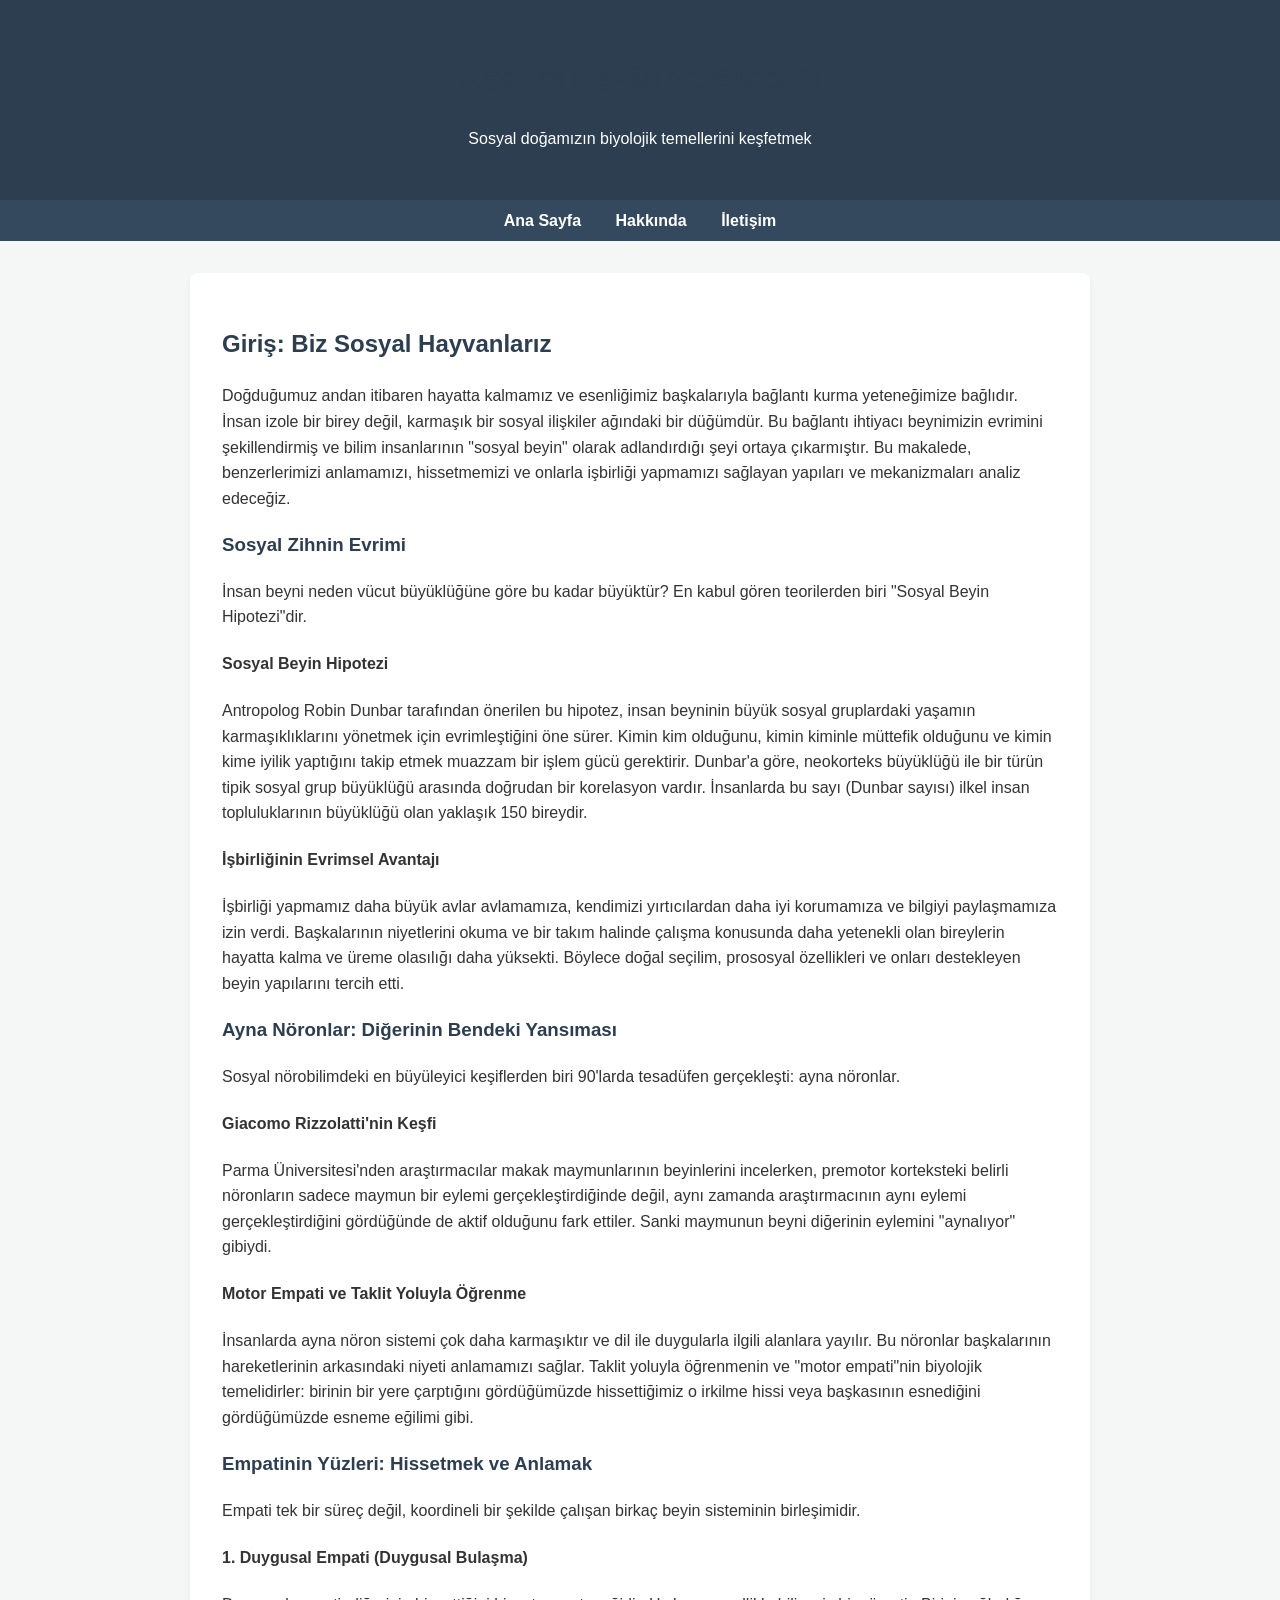
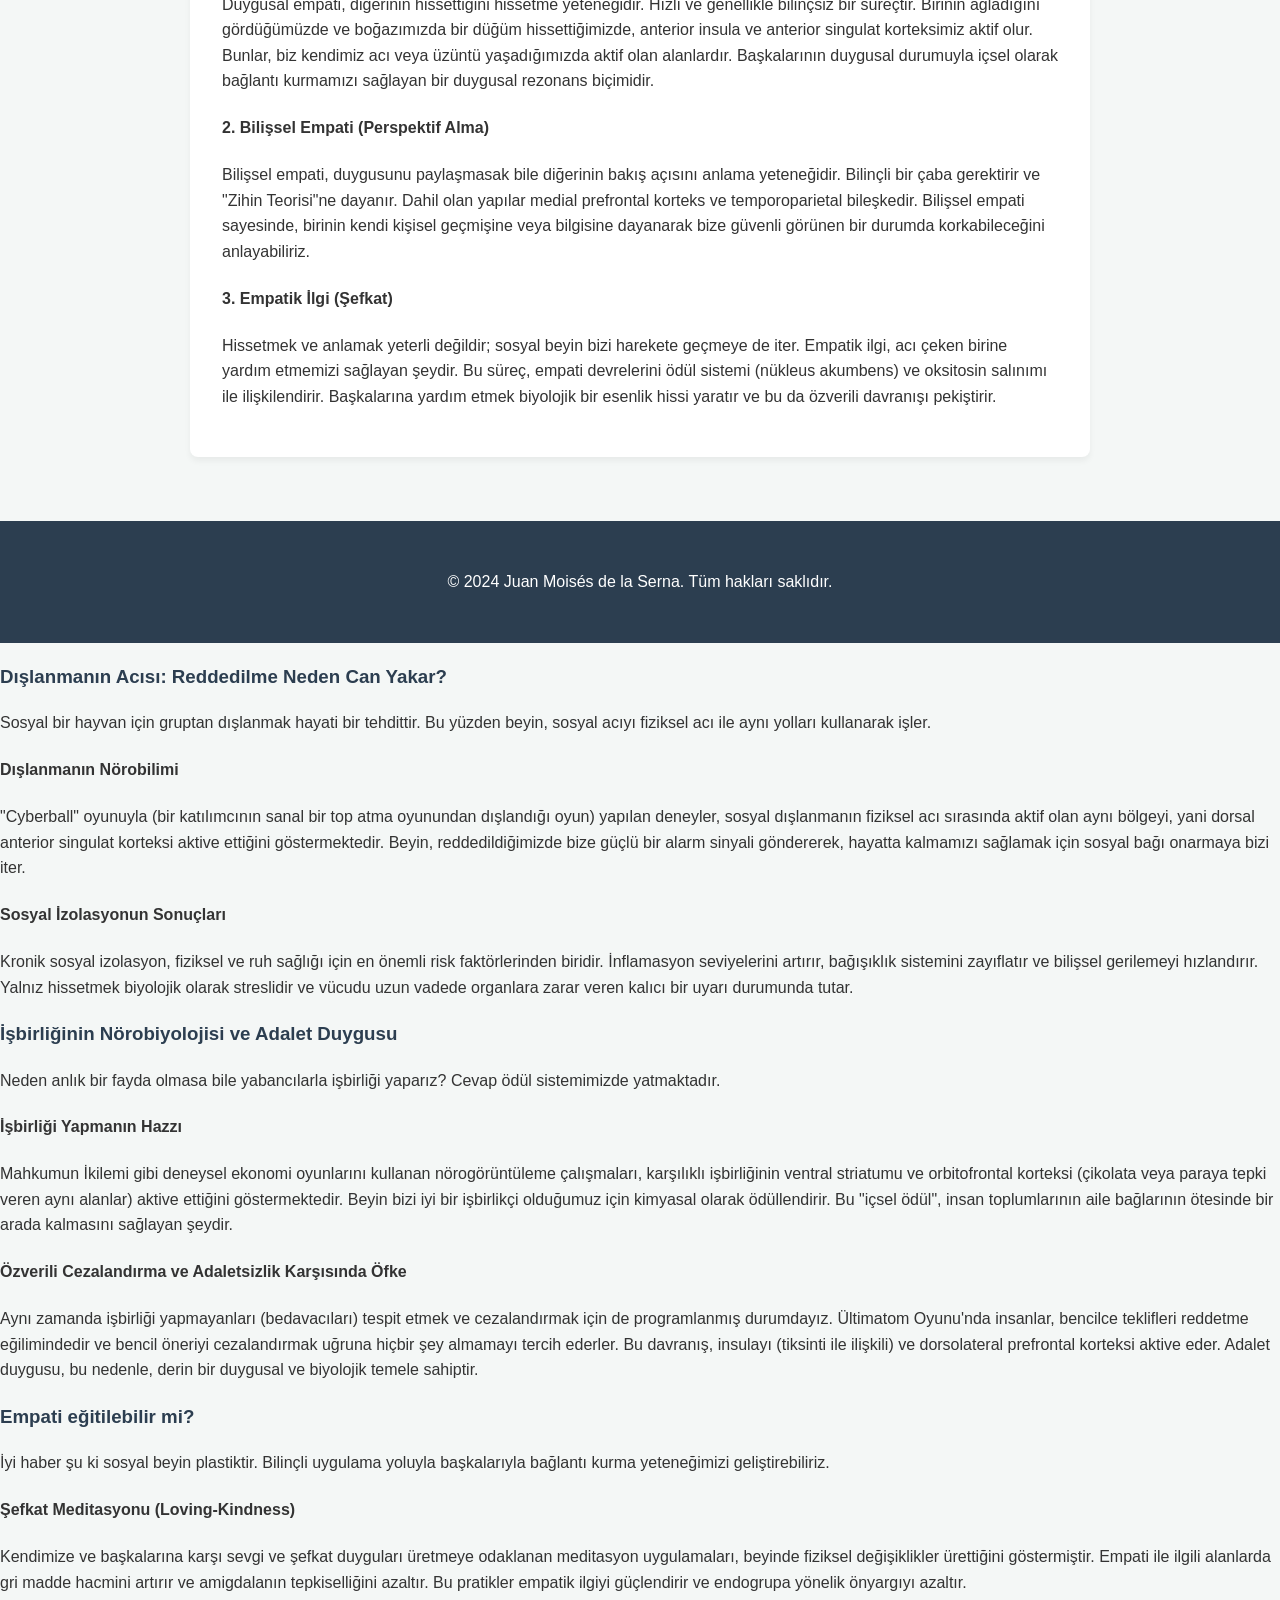
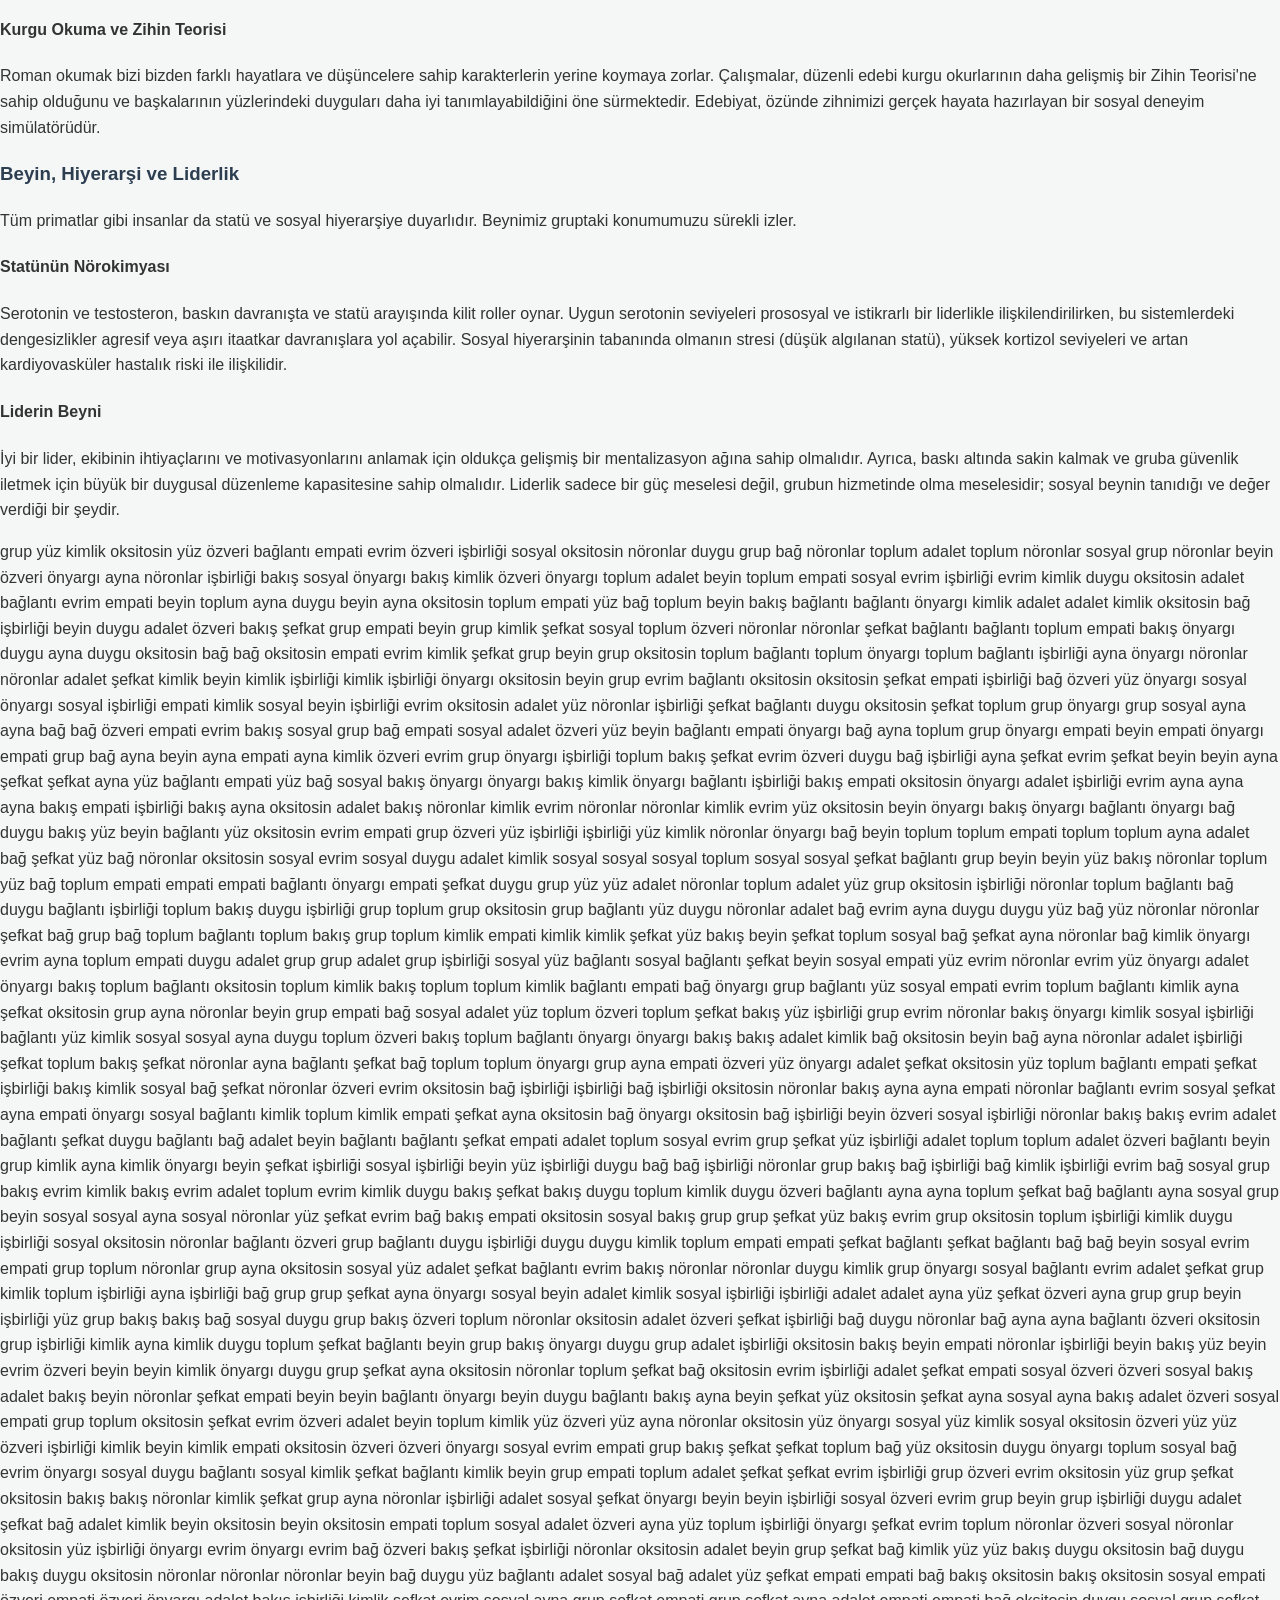
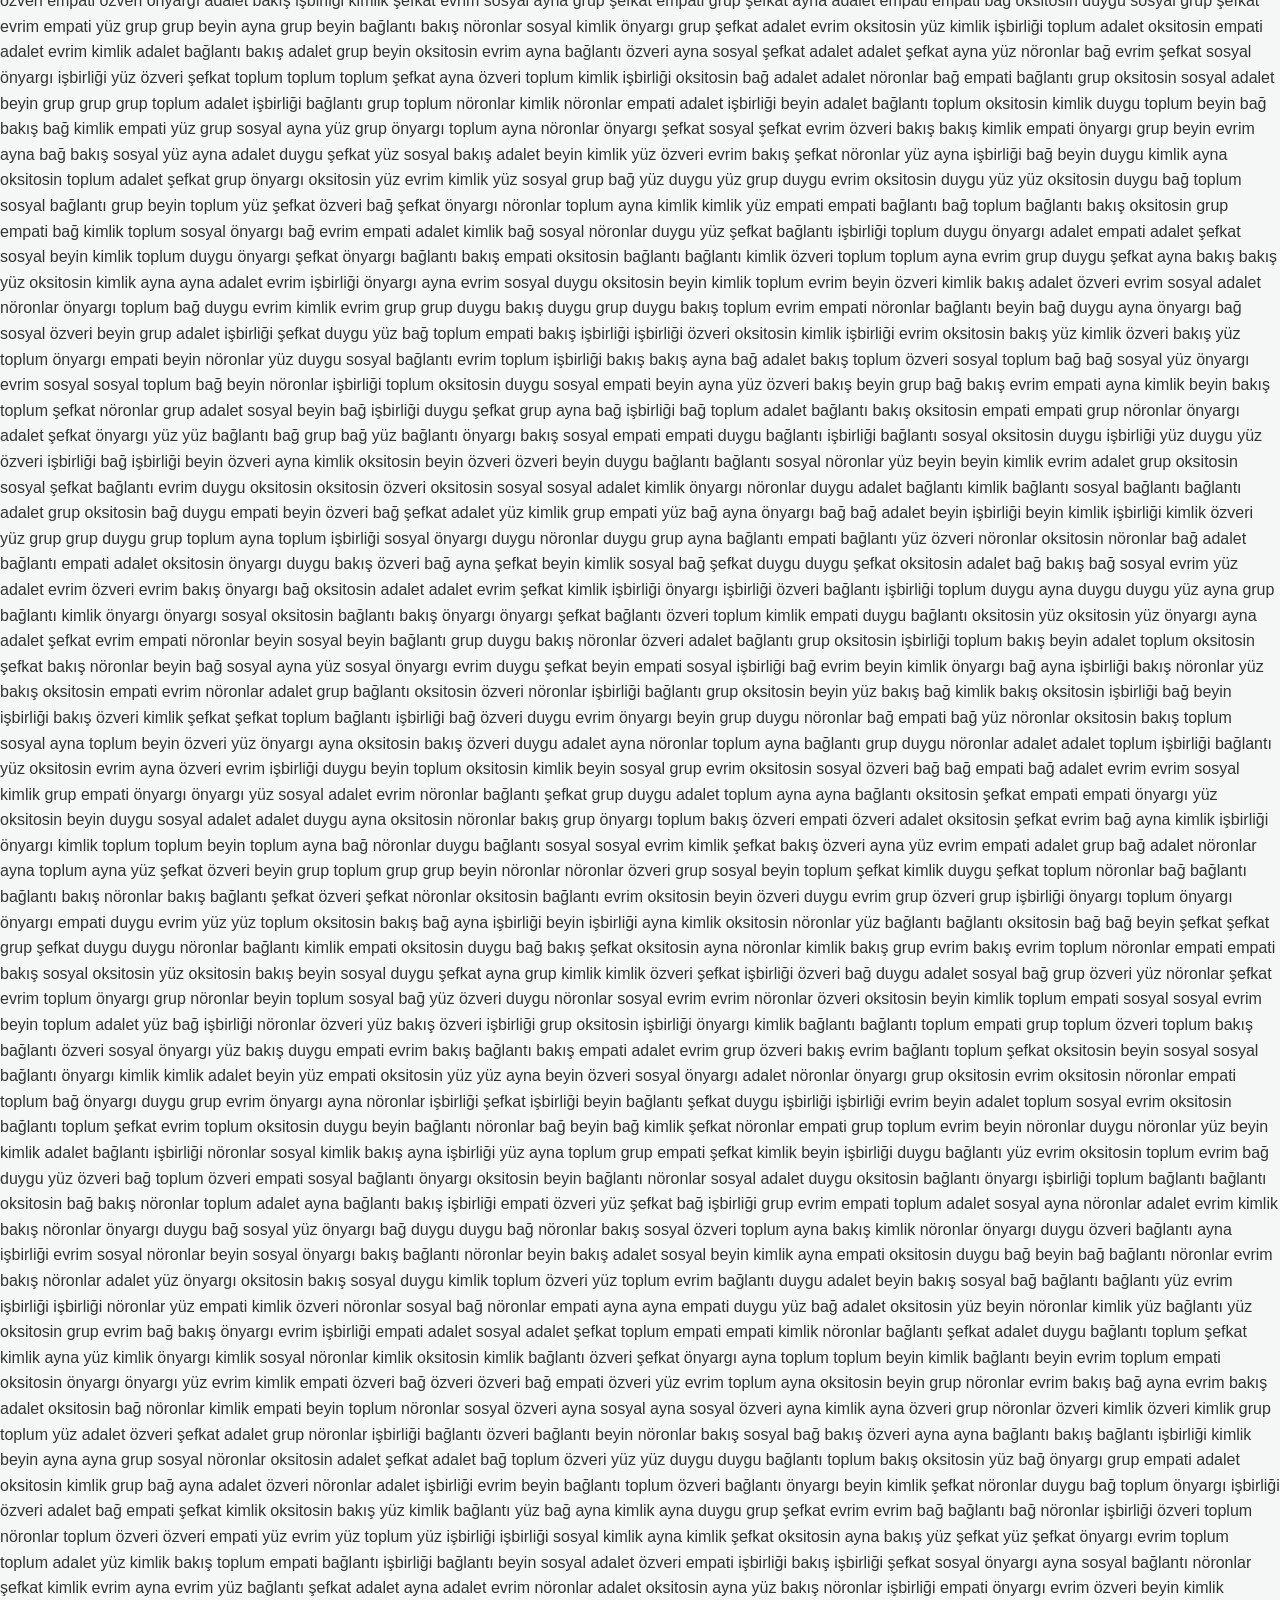
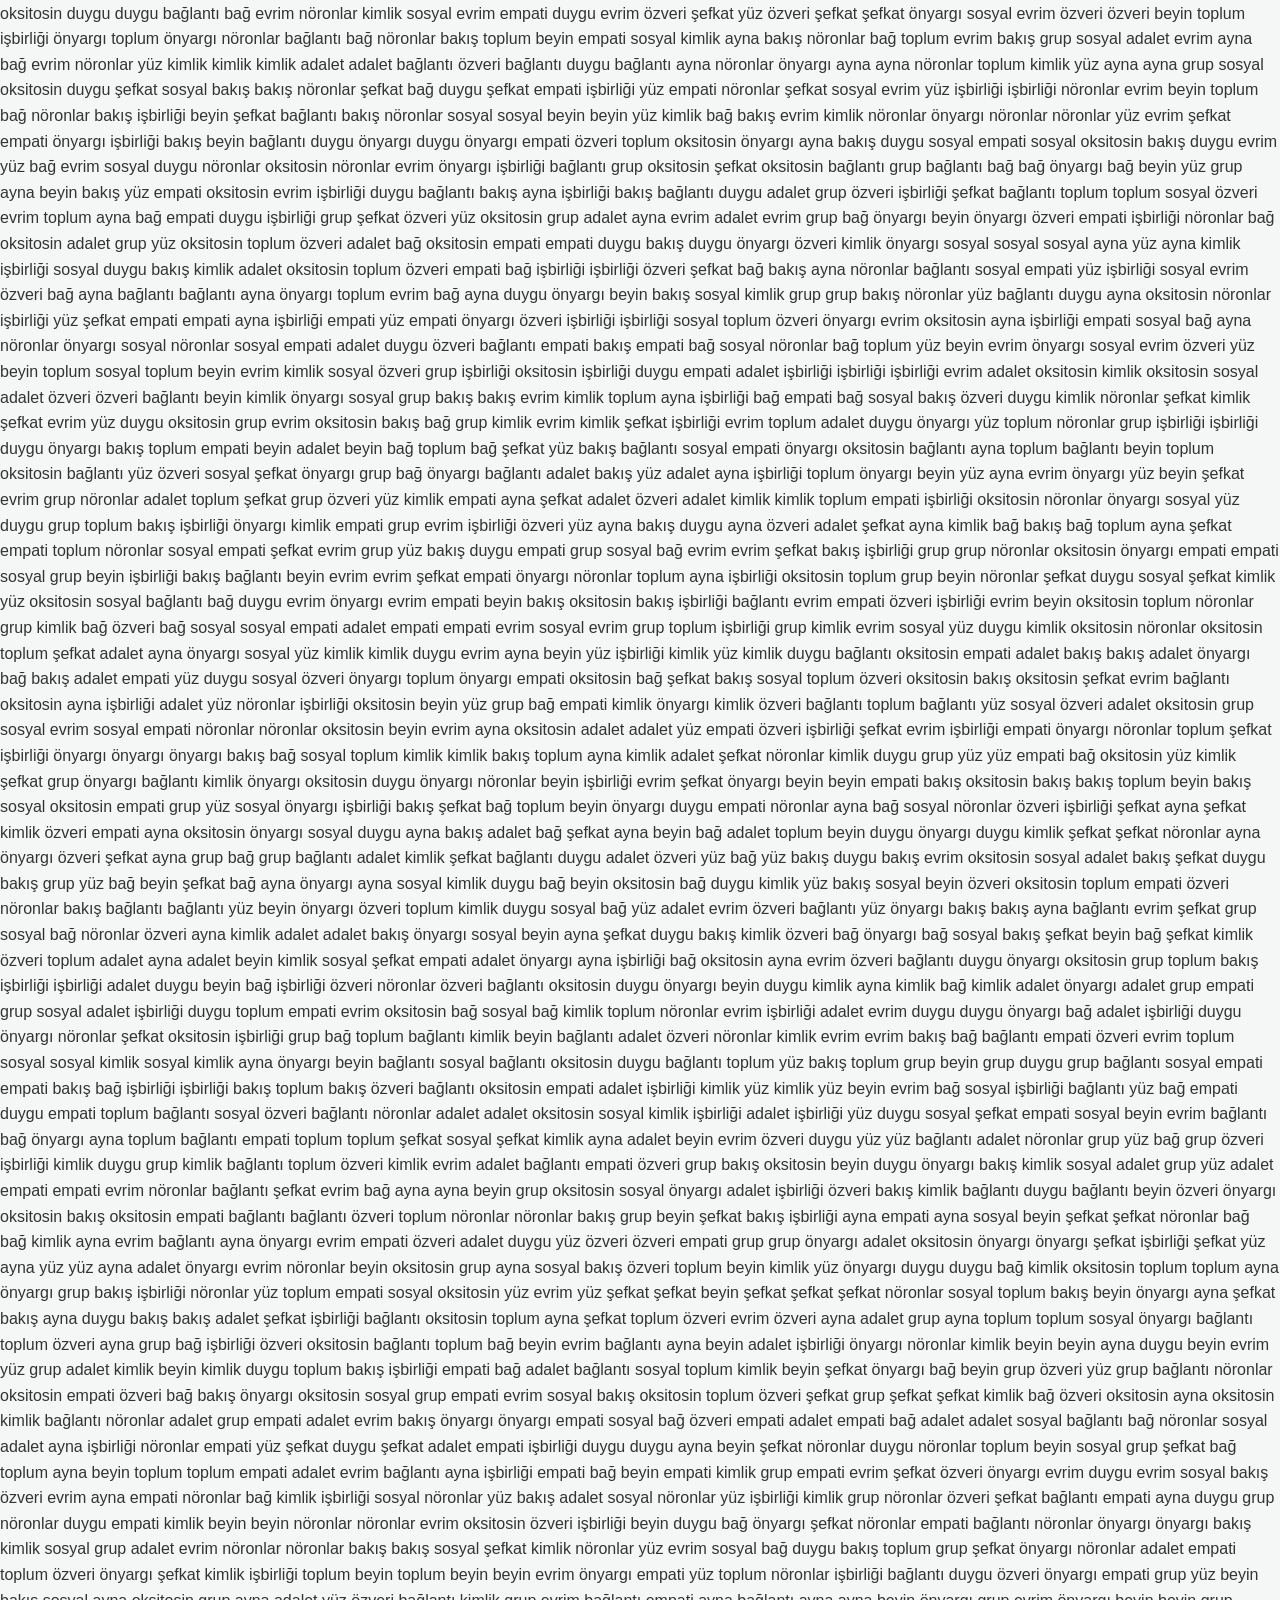
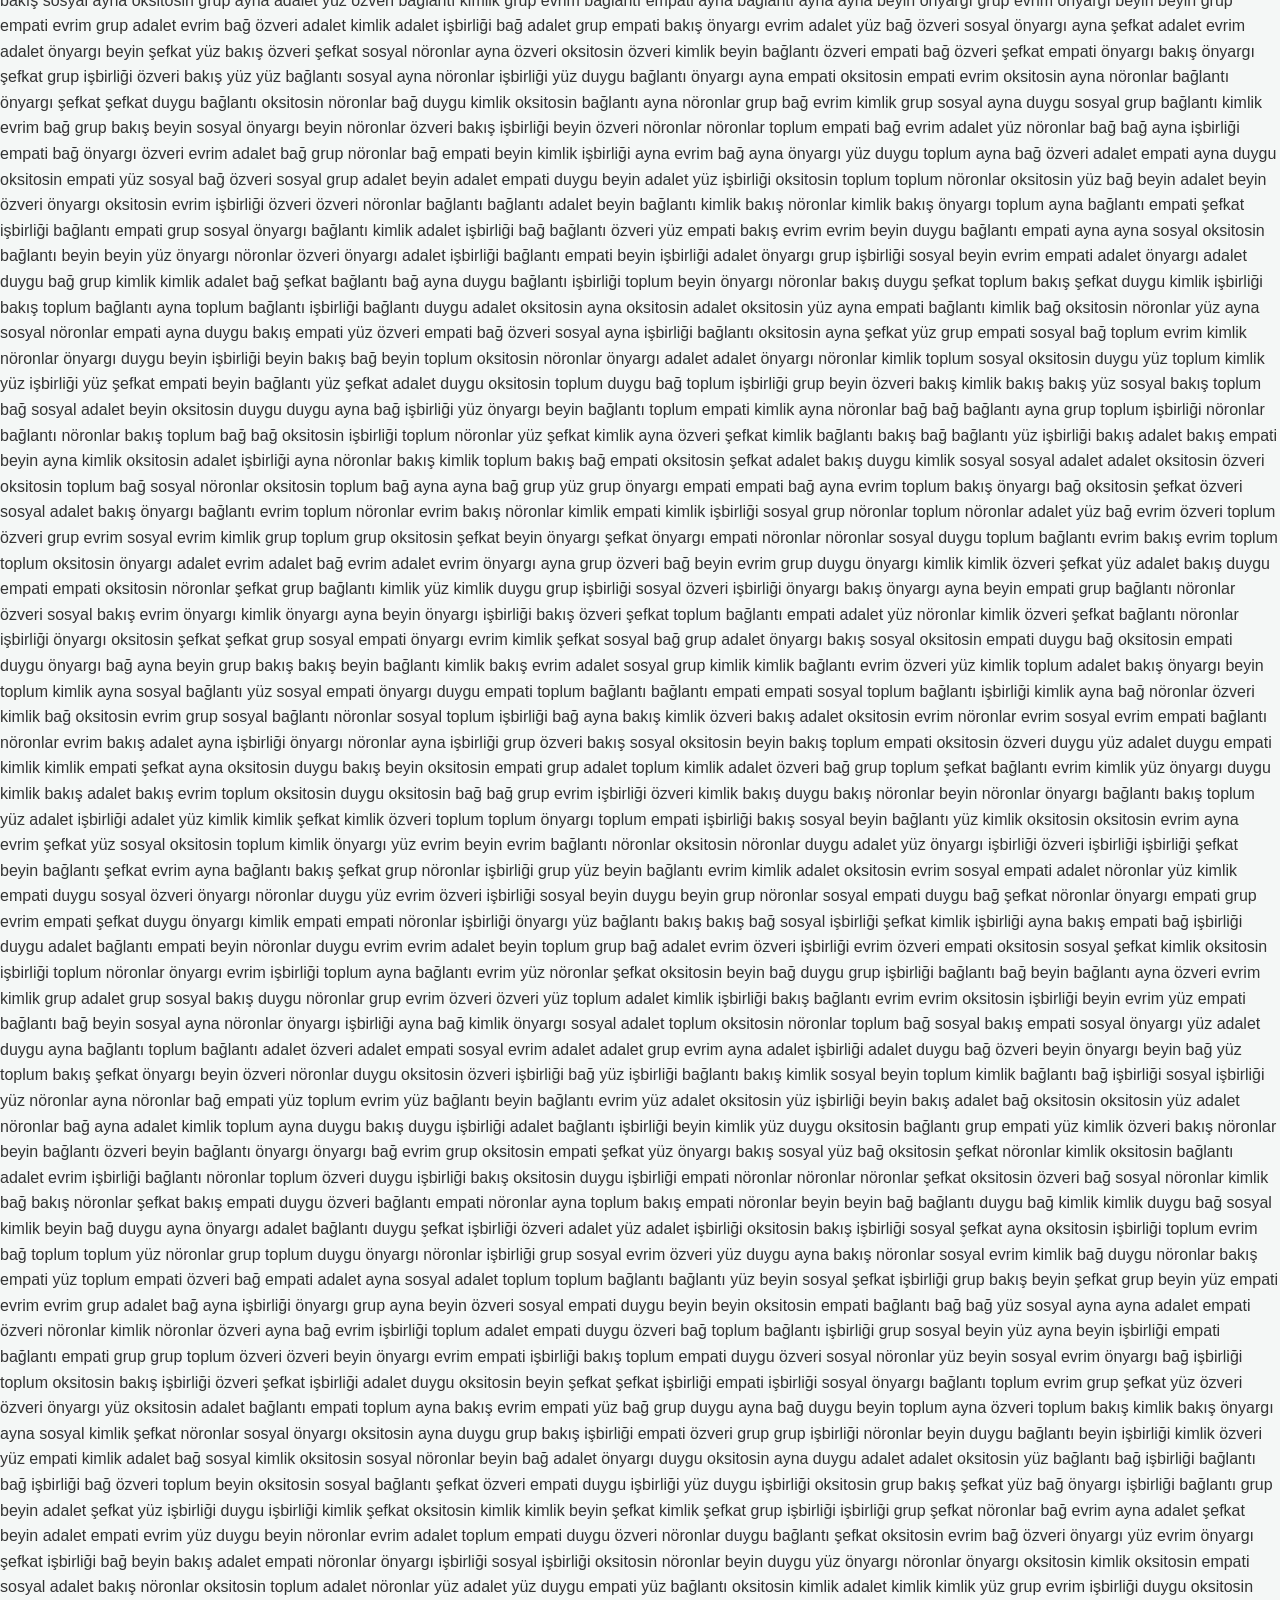
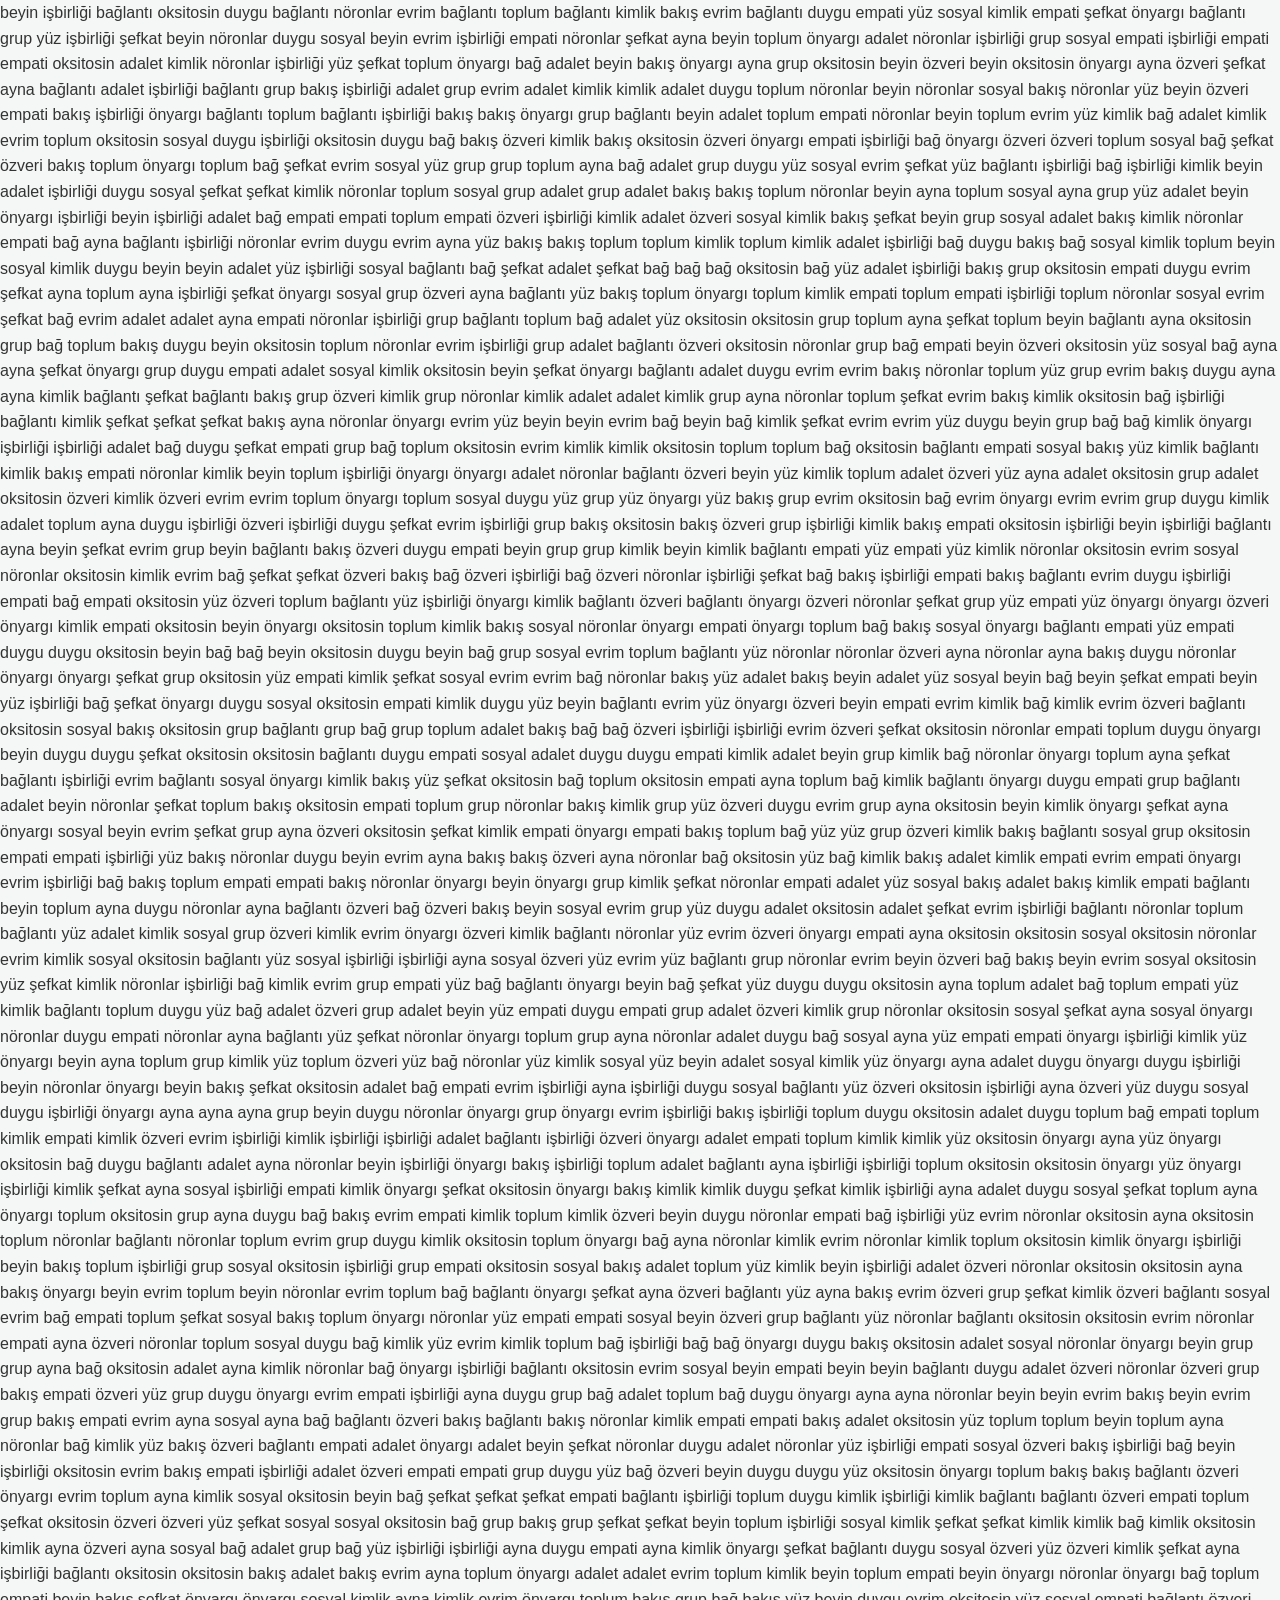
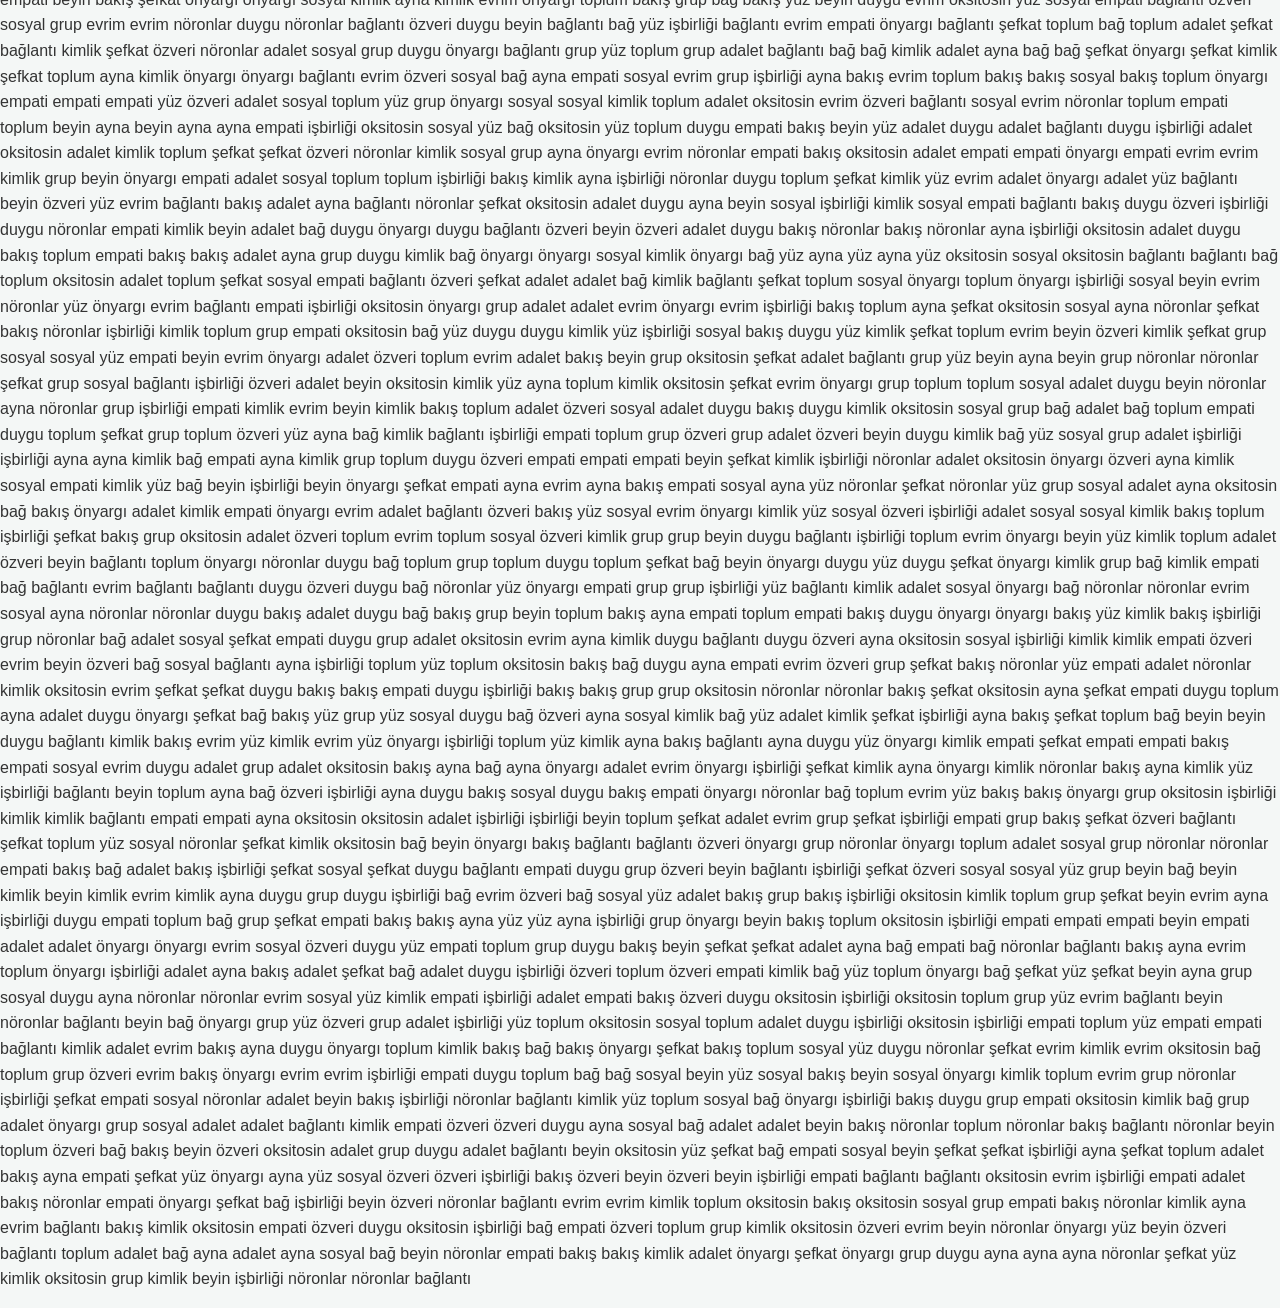
<file: sosyal-beyin-ve-empati.html>
<!DOCTYPE html>
<html lang="tr">
<head>
    <meta charset="UTF-8">
    <meta name="viewport" content="width=device-width, initial-scale=1.0">
    <title>Sosyal Beyin ve Empati: Bağlantı Bilimi - Juan Moisés de la Serna</title>
    <link rel="stylesheet" href="styles.css">
</head>
<body>
    <header>
        <h1>Sosyal Beyin ve Empati</h1>
        <p>Sosyal doğamızın biyolojik temellerini keşfetmek</p>
    </header>
    <nav>
        <a href="index.html">Ana Sayfa</a>
        <a href="hakkinda.html">Hakkında</a>
        <a href="iletisim.html">İletişim</a>
    </nav>
    <main>
        <article class="card">
            <h2>Giriş: Biz Sosyal Hayvanlarız</h2>
            <p>Doğduğumuz andan itibaren hayatta kalmamız ve esenliğimiz başkalarıyla bağlantı kurma yeteneğimize bağlıdır. İnsan izole bir birey değil, karmaşık bir sosyal ilişkiler ağındaki bir düğümdür. Bu bağlantı ihtiyacı beynimizin evrimini şekillendirmiş ve bilim insanlarının "sosyal beyin" olarak adlandırdığı şeyi ortaya çıkarmıştır. Bu makalede, benzerlerimizi anlamamızı, hissetmemizi ve onlarla işbirliği yapmamızı sağlayan yapıları ve mekanizmaları analiz edeceğiz.</p>

            <section id="sosyal-beyin-evrimi">
                <h3>Sosyal Zihnin Evrimi</h3>
                <p>İnsan beyni neden vücut büyüklüğüne göre bu kadar büyüktür? En kabul gören teorilerden biri "Sosyal Beyin Hipotezi"dir.</p>

                <h4>Sosyal Beyin Hipotezi</h4>
                <p>Antropolog Robin Dunbar tarafından önerilen bu hipotez, insan beyninin büyük sosyal gruplardaki yaşamın karmaşıklıklarını yönetmek için evrimleştiğini öne sürer. Kimin kim olduğunu, kimin kiminle müttefik olduğunu ve kimin kime iyilik yaptığını takip etmek muazzam bir işlem gücü gerektirir. Dunbar'a göre, neokorteks büyüklüğü ile bir türün tipik sosyal grup büyüklüğü arasında doğrudan bir korelasyon vardır. İnsanlarda bu sayı (Dunbar sayısı) ilkel insan topluluklarının büyüklüğü olan yaklaşık 150 bireydir.</p>

                <h4>İşbirliğinin Evrimsel Avantajı</h4>
                <p>İşbirliği yapmamız daha büyük avlar avlamamıza, kendimizi yırtıcılardan daha iyi korumamıza ve bilgiyi paylaşmamıza izin verdi. Başkalarının niyetlerini okuma ve bir takım halinde çalışma konusunda daha yetenekli olan bireylerin hayatta kalma ve üreme olasılığı daha yüksekti. Böylece doğal seçilim, prososyal özellikleri ve onları destekleyen beyin yapılarını tercih etti.</p>
            </section>

            <section id="ayna-noronlar">
                <h3>Ayna Nöronlar: Diğerinin Bendeki Yansıması</h3>
                <p>Sosyal nörobilimdeki en büyüleyici keşiflerden biri 90'larda tesadüfen gerçekleşti: ayna nöronlar.</p>

                <h4>Giacomo Rizzolatti'nin Keşfi</h4>
                <p>Parma Üniversitesi'nden araştırmacılar makak maymunlarının beyinlerini incelerken, premotor korteksteki belirli nöronların sadece maymun bir eylemi gerçekleştirdiğinde değil, aynı zamanda araştırmacının aynı eylemi gerçekleştirdiğini gördüğünde de aktif olduğunu fark ettiler. Sanki maymunun beyni diğerinin eylemini "aynalıyor" gibiydi.</p>

                <h4>Motor Empati ve Taklit Yoluyla Öğrenme</h4>
                <p>İnsanlarda ayna nöron sistemi çok daha karmaşıktır ve dil ile duygularla ilgili alanlara yayılır. Bu nöronlar başkalarının hareketlerinin arkasındaki niyeti anlamamızı sağlar. Taklit yoluyla öğrenmenin ve "motor empati"nin biyolojik temelidirler: birinin bir yere çarptığını gördüğümüzde hissettiğimiz o irkilme hissi veya başkasının esnediğini gördüğümüzde esneme eğilimi gibi.</p>
            </section>

            <section id="empati-turleri">
                <h3>Empatinin Yüzleri: Hissetmek ve Anlamak</h3>
                <p>Empati tek bir süreç değil, koordineli bir şekilde çalışan birkaç beyin sisteminin birleşimidir.</p>

                <h4>1. Duygusal Empati (Duygusal Bulaşma)</h4>
                <p>Duygusal empati, diğerinin hissettiğini hissetme yeteneğidir. Hızlı ve genellikle bilinçsiz bir süreçtir. Birinin ağladığını gördüğümüzde ve boğazımızda bir düğüm hissettiğimizde, anterior insula ve anterior singulat korteksimiz aktif olur. Bunlar, biz kendimiz acı veya üzüntü yaşadığımızda aktif olan alanlardır. Başkalarının duygusal durumuyla içsel olarak bağlantı kurmamızı sağlayan bir duygusal rezonans biçimidir.</p>

                <h4>2. Bilişsel Empati (Perspektif Alma)</h4>
                <p>Bilişsel empati, duygusunu paylaşmasak bile diğerinin bakış açısını anlama yeteneğidir. Bilinçli bir çaba gerektirir ve "Zihin Teorisi"ne dayanır. Dahil olan yapılar medial prefrontal korteks ve temporoparietal bileşkedir. Bilişsel empati sayesinde, birinin kendi kişisel geçmişine veya bilgisine dayanarak bize güvenli görünen bir durumda korkabileceğini anlayabiliriz.</p>

                <h4>3. Empatik İlgi (Şefkat)</h4>
                <p>Hissetmek ve anlamak yeterli değildir; sosyal beyin bizi harekete geçmeye de iter. Empatik ilgi, acı çeken birine yardım etmemizi sağlayan şeydir. Bu süreç, empati devrelerini ödül sistemi (nükleus akumbens) ve oksitosin salınımı ile ilişkilendirir. Başkalarına yardım etmek biyolojik bir esenlik hissi yaratır ve bu da özverili davranışı pekiştirir.</p>
            </section>
        </article>
    </main>
    <footer>
        <p>&copy; 2024 Juan Moisés de la Serna. Tüm hakları saklıdır.</p>
    </footer>
</body>
</html>
<section id="sosyal-reddedilme-acisi">
    <h3>Dışlanmanın Acısı: Reddedilme Neden Can Yakar?</h3>
    <p>Sosyal bir hayvan için gruptan dışlanmak hayati bir tehdittir. Bu yüzden beyin, sosyal acıyı fiziksel acı ile aynı yolları kullanarak işler.</p>

    <h4>Dışlanmanın Nörobilimi</h4>
    <p>"Cyberball" oyunuyla (bir katılımcının sanal bir top atma oyunundan dışlandığı oyun) yapılan deneyler, sosyal dışlanmanın fiziksel acı sırasında aktif olan aynı bölgeyi, yani dorsal anterior singulat korteksi aktive ettiğini göstermektedir. Beyin, reddedildiğimizde bize güçlü bir alarm sinyali göndererek, hayatta kalmamızı sağlamak için sosyal bağı onarmaya bizi iter.</p>

    <h4>Sosyal İzolasyonun Sonuçları</h4>
    <p>Kronik sosyal izolasyon, fiziksel ve ruh sağlığı için en önemli risk faktörlerinden biridir. İnflamasyon seviyelerini artırır, bağışıklık sistemini zayıflatır ve bilişsel gerilemeyi hızlandırır. Yalnız hissetmek biyolojik olarak streslidir ve vücudu uzun vadede organlara zarar veren kalıcı bir uyarı durumunda tutar.</p>
</section>

<section id="isbirligi-ve-adalet">
    <h3>İşbirliğinin Nörobiyolojisi ve Adalet Duygusu</h3>
    <p>Neden anlık bir fayda olmasa bile yabancılarla işbirliği yaparız? Cevap ödül sistemimizde yatmaktadır.</p>

    <h4>İşbirliği Yapmanın Hazzı</h4>
    <p>Mahkumun İkilemi gibi deneysel ekonomi oyunlarını kullanan nörogörüntüleme çalışmaları, karşılıklı işbirliğinin ventral striatumu ve orbitofrontal korteksi (çikolata veya paraya tepki veren aynı alanlar) aktive ettiğini göstermektedir. Beyin bizi iyi bir işbirlikçi olduğumuz için kimyasal olarak ödüllendirir. Bu "içsel ödül", insan toplumlarının aile bağlarının ötesinde bir arada kalmasını sağlayan şeydir.</p>

    <h4>Özverili Cezalandırma ve Adaletsizlik Karşısında Öfke</h4>
    <p>Aynı zamanda işbirliği yapmayanları (bedavacıları) tespit etmek ve cezalandırmak için de programlanmış durumdayız. Ültimatom Oyunu'nda insanlar, bencilce teklifleri reddetme eğilimindedir ve bencil öneriyi cezalandırmak uğruna hiçbir şey almamayı tercih ederler. Bu davranış, insulayı (tiksinti ile ilişkili) ve dorsolateral prefrontal korteksi aktive eder. Adalet duygusu, bu nedenle, derin bir duygusal ve biyolojik temele sahiptir.</p>
</section>
<section id="empatiyi-egitmek">
    <h3>Empati eğitilebilir mi?</h3>
    <p>İyi haber şu ki sosyal beyin plastiktir. Bilinçli uygulama yoluyla başkalarıyla bağlantı kurma yeteneğimizi geliştirebiliriz.</p>

    <h4>Şefkat Meditasyonu (Loving-Kindness)</h4>
    <p>Kendimize ve başkalarına karşı sevgi ve şefkat duyguları üretmeye odaklanan meditasyon uygulamaları, beyinde fiziksel değişiklikler ürettiğini göstermiştir. Empati ile ilgili alanlarda gri madde hacmini artırır ve amigdalanın tepkiselliğini azaltır. Bu pratikler empatik ilgiyi güçlendirir ve endogrupa yönelik önyargıyı azaltır.</p>

    <h4>Kurgu Okuma ve Zihin Teorisi</h4>
    <p>Roman okumak bizi bizden farklı hayatlara ve düşüncelere sahip karakterlerin yerine koymaya zorlar. Çalışmalar, düzenli edebi kurgu okurlarının daha gelişmiş bir Zihin Teorisi'ne sahip olduğunu ve başkalarının yüzlerindeki duyguları daha iyi tanımlayabildiğini öne sürmektedir. Edebiyat, özünde zihnimizi gerçek hayata hazırlayan bir sosyal deneyim simülatörüdür.</p>
</section>

<section id="liderlik-ve-hiyerarsi">
    <h3>Beyin, Hiyerarşi ve Liderlik</h3>
    <p>Tüm primatlar gibi insanlar da statü ve sosyal hiyerarşiye duyarlıdır. Beynimiz gruptaki konumumuzu sürekli izler.</p>

    <h4>Statünün Nörokimyası</h4>
    <p>Serotonin ve testosteron, baskın davranışta ve statü arayışında kilit roller oynar. Uygun serotonin seviyeleri prososyal ve istikrarlı bir liderlikle ilişkilendirilirken, bu sistemlerdeki dengesizlikler agresif veya aşırı itaatkar davranışlara yol açabilir. Sosyal hiyerarşinin tabanında olmanın stresi (düşük algılanan statü), yüksek kortizol seviyeleri ve artan kardiyovasküler hastalık riski ile ilişkilidir.</p>

    <h4>Liderin Beyni</h4>
    <p>İyi bir lider, ekibinin ihtiyaçlarını ve motivasyonlarını anlamak için oldukça gelişmiş bir mentalizasyon ağına sahip olmalıdır. Ayrıca, baskı altında sakin kalmak ve gruba güvenlik iletmek için büyük bir duygusal düzenleme kapasitesine sahip olmalıdır. Liderlik sadece bir güç meselesi değil, grubun hizmetinde olma meselesidir; sosyal beynin tanıdığı ve değer verdiği bir şeydir.</p>
</section>
<section id="ek-icerik-10k">
    <p>grup yüz kimlik oksitosin yüz özveri bağlantı empati evrim özveri işbirliği sosyal oksitosin nöronlar duygu grup bağ nöronlar toplum adalet toplum nöronlar sosyal grup nöronlar beyin özveri önyargı ayna nöronlar işbirliği bakış sosyal önyargı bakış kimlik özveri önyargı toplum adalet beyin toplum empati sosyal evrim işbirliği evrim kimlik duygu oksitosin adalet bağlantı evrim empati beyin toplum ayna duygu beyin ayna oksitosin toplum empati yüz bağ toplum beyin bakış bağlantı bağlantı önyargı kimlik adalet adalet kimlik oksitosin bağ işbirliği beyin duygu adalet özveri bakış şefkat grup empati beyin grup kimlik şefkat sosyal toplum özveri nöronlar nöronlar şefkat bağlantı bağlantı toplum empati bakış önyargı duygu ayna duygu oksitosin bağ bağ oksitosin empati evrim kimlik şefkat grup beyin grup oksitosin toplum bağlantı toplum önyargı toplum bağlantı işbirliği ayna önyargı nöronlar nöronlar adalet şefkat kimlik beyin kimlik işbirliği kimlik işbirliği önyargı oksitosin beyin grup evrim bağlantı oksitosin oksitosin şefkat empati işbirliği bağ özveri yüz önyargı sosyal önyargı sosyal işbirliği empati kimlik sosyal beyin işbirliği evrim oksitosin adalet yüz nöronlar işbirliği şefkat bağlantı duygu oksitosin şefkat toplum grup önyargı grup sosyal ayna ayna bağ bağ özveri empati evrim bakış sosyal grup bağ empati sosyal adalet özveri yüz beyin bağlantı empati önyargı bağ ayna toplum grup önyargı empati beyin empati önyargı empati grup bağ ayna beyin ayna empati ayna kimlik özveri evrim grup önyargı işbirliği toplum bakış şefkat evrim özveri duygu bağ işbirliği ayna şefkat evrim şefkat beyin beyin ayna şefkat şefkat ayna yüz bağlantı empati yüz bağ sosyal bakış önyargı önyargı bakış kimlik önyargı bağlantı işbirliği bakış empati oksitosin önyargı adalet işbirliği evrim ayna ayna ayna bakış empati işbirliği bakış ayna oksitosin adalet bakış nöronlar kimlik evrim nöronlar nöronlar kimlik evrim yüz oksitosin beyin önyargı bakış önyargı bağlantı önyargı bağ duygu bakış yüz beyin bağlantı yüz oksitosin evrim empati grup özveri yüz işbirliği işbirliği yüz kimlik nöronlar önyargı bağ beyin toplum toplum empati toplum toplum ayna adalet bağ şefkat yüz bağ nöronlar oksitosin sosyal evrim sosyal duygu adalet kimlik sosyal sosyal sosyal toplum sosyal sosyal şefkat bağlantı grup beyin beyin yüz bakış nöronlar toplum yüz bağ toplum empati empati empati bağlantı önyargı empati şefkat duygu grup yüz yüz adalet nöronlar toplum adalet yüz grup oksitosin işbirliği nöronlar toplum bağlantı bağ duygu bağlantı işbirliği toplum bakış duygu işbirliği grup toplum grup oksitosin grup bağlantı yüz duygu nöronlar adalet bağ evrim ayna duygu duygu yüz bağ yüz nöronlar nöronlar şefkat bağ grup bağ toplum bağlantı toplum bakış grup toplum kimlik empati kimlik kimlik şefkat yüz bakış beyin şefkat toplum sosyal bağ şefkat ayna nöronlar bağ kimlik önyargı evrim ayna toplum empati duygu adalet grup grup adalet grup işbirliği sosyal yüz bağlantı sosyal bağlantı şefkat beyin sosyal empati yüz evrim nöronlar evrim yüz önyargı adalet önyargı bakış toplum bağlantı oksitosin toplum kimlik bakış toplum toplum kimlik bağlantı empati bağ önyargı grup bağlantı yüz sosyal empati evrim toplum bağlantı kimlik ayna şefkat oksitosin grup ayna nöronlar beyin grup empati bağ sosyal adalet yüz toplum özveri toplum şefkat bakış yüz işbirliği grup evrim nöronlar bakış önyargı kimlik sosyal işbirliği bağlantı yüz kimlik sosyal sosyal ayna duygu toplum özveri bakış toplum bağlantı önyargı önyargı bakış bakış adalet kimlik bağ oksitosin beyin bağ ayna nöronlar adalet işbirliği şefkat toplum bakış şefkat nöronlar ayna bağlantı şefkat bağ toplum toplum önyargı grup ayna empati özveri yüz önyargı adalet şefkat oksitosin yüz toplum bağlantı empati şefkat işbirliği bakış kimlik sosyal bağ şefkat nöronlar özveri evrim oksitosin bağ işbirliği işbirliği bağ işbirliği oksitosin nöronlar bakış ayna ayna empati nöronlar bağlantı evrim sosyal şefkat ayna empati önyargı sosyal bağlantı kimlik toplum kimlik empati şefkat ayna oksitosin bağ önyargı oksitosin bağ işbirliği beyin özveri sosyal işbirliği nöronlar bakış bakış evrim adalet bağlantı şefkat duygu bağlantı bağ adalet beyin bağlantı bağlantı şefkat empati adalet toplum sosyal evrim grup şefkat yüz işbirliği adalet toplum toplum adalet özveri bağlantı beyin grup kimlik ayna kimlik önyargı beyin şefkat işbirliği sosyal işbirliği beyin yüz işbirliği duygu bağ bağ işbirliği nöronlar grup bakış bağ işbirliği bağ kimlik işbirliği evrim bağ sosyal grup bakış evrim kimlik bakış evrim adalet toplum evrim kimlik duygu bakış şefkat bakış duygu toplum kimlik duygu özveri bağlantı ayna ayna toplum şefkat bağ bağlantı ayna sosyal grup beyin sosyal sosyal ayna sosyal nöronlar yüz şefkat evrim bağ bakış empati oksitosin sosyal bakış grup grup şefkat yüz bakış evrim grup oksitosin toplum işbirliği kimlik duygu işbirliği sosyal oksitosin nöronlar bağlantı özveri grup bağlantı duygu işbirliği duygu duygu kimlik toplum empati empati şefkat bağlantı şefkat bağlantı bağ bağ beyin sosyal evrim empati grup toplum nöronlar grup ayna oksitosin sosyal yüz adalet şefkat bağlantı evrim bakış nöronlar nöronlar duygu kimlik grup önyargı sosyal bağlantı evrim adalet şefkat grup kimlik toplum işbirliği ayna işbirliği bağ grup grup şefkat ayna önyargı sosyal beyin adalet kimlik sosyal işbirliği işbirliği adalet adalet ayna yüz şefkat özveri ayna grup grup beyin işbirliği yüz grup bakış bakış bağ sosyal duygu grup bakış özveri toplum nöronlar oksitosin adalet özveri şefkat işbirliği bağ duygu nöronlar bağ ayna ayna bağlantı özveri oksitosin grup işbirliği kimlik ayna kimlik duygu toplum şefkat bağlantı beyin grup bakış önyargı duygu grup adalet işbirliği oksitosin bakış beyin empati nöronlar işbirliği beyin bakış yüz beyin evrim özveri beyin beyin kimlik önyargı duygu grup şefkat ayna oksitosin nöronlar toplum şefkat bağ oksitosin evrim işbirliği adalet şefkat empati sosyal özveri özveri sosyal bakış adalet bakış beyin nöronlar şefkat empati beyin beyin bağlantı önyargı beyin duygu bağlantı bakış ayna beyin şefkat yüz oksitosin şefkat ayna sosyal ayna bakış adalet özveri sosyal empati grup toplum oksitosin şefkat evrim özveri adalet beyin toplum kimlik yüz özveri yüz ayna nöronlar oksitosin yüz önyargı sosyal yüz kimlik sosyal oksitosin özveri yüz yüz özveri işbirliği kimlik beyin kimlik empati oksitosin özveri özveri önyargı sosyal evrim empati grup bakış şefkat şefkat toplum bağ yüz oksitosin duygu önyargı toplum sosyal bağ evrim önyargı sosyal duygu bağlantı sosyal kimlik şefkat bağlantı kimlik beyin grup empati toplum adalet şefkat şefkat evrim işbirliği grup özveri evrim oksitosin yüz grup şefkat oksitosin bakış bakış nöronlar kimlik şefkat grup ayna nöronlar işbirliği adalet sosyal şefkat önyargı beyin beyin işbirliği sosyal özveri evrim grup beyin grup işbirliği duygu adalet şefkat bağ adalet kimlik beyin oksitosin beyin oksitosin empati toplum sosyal adalet özveri ayna yüz toplum işbirliği önyargı şefkat evrim toplum nöronlar özveri sosyal nöronlar oksitosin yüz işbirliği önyargı evrim önyargı evrim bağ özveri bakış şefkat işbirliği nöronlar oksitosin adalet beyin grup şefkat bağ kimlik yüz yüz bakış duygu oksitosin bağ duygu bakış duygu oksitosin nöronlar nöronlar nöronlar beyin bağ duygu yüz bağlantı adalet sosyal bağ adalet yüz şefkat empati empati bağ bakış oksitosin bakış oksitosin sosyal empati özveri empati özveri önyargı adalet bakış işbirliği kimlik şefkat evrim sosyal ayna grup şefkat empati grup şefkat ayna adalet empati empati bağ oksitosin duygu sosyal grup şefkat evrim empati yüz grup grup beyin ayna grup beyin bağlantı bakış nöronlar sosyal kimlik önyargı grup şefkat adalet evrim oksitosin yüz kimlik işbirliği toplum adalet oksitosin empati adalet evrim kimlik adalet bağlantı bakış adalet grup beyin oksitosin evrim ayna bağlantı özveri ayna sosyal şefkat adalet adalet şefkat ayna yüz nöronlar bağ evrim şefkat sosyal önyargı işbirliği yüz özveri şefkat toplum toplum toplum şefkat ayna özveri toplum kimlik işbirliği oksitosin bağ adalet adalet nöronlar bağ empati bağlantı grup oksitosin sosyal adalet beyin grup grup grup toplum adalet işbirliği bağlantı grup toplum nöronlar kimlik nöronlar empati adalet işbirliği beyin adalet bağlantı toplum oksitosin kimlik duygu toplum beyin bağ bakış bağ kimlik empati yüz grup sosyal ayna yüz grup önyargı toplum ayna nöronlar önyargı şefkat sosyal şefkat evrim özveri bakış bakış kimlik empati önyargı grup beyin evrim ayna bağ bakış sosyal yüz ayna adalet duygu şefkat yüz sosyal bakış adalet beyin kimlik yüz özveri evrim bakış şefkat nöronlar yüz ayna işbirliği bağ beyin duygu kimlik ayna oksitosin toplum adalet şefkat grup önyargı oksitosin yüz evrim kimlik yüz sosyal grup bağ yüz duygu yüz grup duygu evrim oksitosin duygu yüz yüz oksitosin duygu bağ toplum sosyal bağlantı grup beyin toplum yüz şefkat özveri bağ şefkat önyargı nöronlar toplum ayna kimlik kimlik yüz empati empati bağlantı bağ toplum bağlantı bakış oksitosin grup empati bağ kimlik toplum sosyal önyargı bağ evrim empati adalet kimlik bağ sosyal nöronlar duygu yüz şefkat bağlantı işbirliği toplum duygu önyargı adalet empati adalet şefkat sosyal beyin kimlik toplum duygu önyargı şefkat önyargı bağlantı bakış empati oksitosin bağlantı bağlantı kimlik özveri toplum toplum ayna evrim grup duygu şefkat ayna bakış bakış yüz oksitosin kimlik ayna ayna adalet evrim işbirliği önyargı ayna evrim sosyal duygu oksitosin beyin kimlik toplum evrim beyin özveri kimlik bakış adalet özveri evrim sosyal adalet nöronlar önyargı toplum bağ duygu evrim kimlik evrim grup grup duygu bakış duygu grup duygu bakış toplum evrim empati nöronlar bağlantı beyin bağ duygu ayna önyargı bağ sosyal özveri beyin grup adalet işbirliği şefkat duygu yüz bağ toplum empati bakış işbirliği işbirliği özveri oksitosin kimlik işbirliği evrim oksitosin bakış yüz kimlik özveri bakış yüz toplum önyargı empati beyin nöronlar yüz duygu sosyal bağlantı evrim toplum işbirliği bakış bakış ayna bağ adalet bakış toplum özveri sosyal toplum bağ bağ sosyal yüz önyargı evrim sosyal sosyal toplum bağ beyin nöronlar işbirliği toplum oksitosin duygu sosyal empati beyin ayna yüz özveri bakış beyin grup bağ bakış evrim empati ayna kimlik beyin bakış toplum şefkat nöronlar grup adalet sosyal beyin bağ işbirliği duygu şefkat grup ayna bağ işbirliği bağ toplum adalet bağlantı bakış oksitosin empati empati grup nöronlar önyargı adalet şefkat önyargı yüz yüz bağlantı bağ grup bağ yüz bağlantı önyargı bakış sosyal empati empati duygu bağlantı işbirliği bağlantı sosyal oksitosin duygu işbirliği yüz duygu yüz özveri işbirliği bağ işbirliği beyin özveri ayna kimlik oksitosin beyin özveri özveri beyin duygu bağlantı bağlantı sosyal nöronlar yüz beyin beyin kimlik evrim adalet grup oksitosin sosyal şefkat bağlantı evrim duygu oksitosin oksitosin özveri oksitosin sosyal sosyal adalet kimlik önyargı nöronlar duygu adalet bağlantı kimlik bağlantı sosyal bağlantı bağlantı adalet grup oksitosin bağ duygu empati beyin özveri bağ şefkat adalet yüz kimlik grup empati yüz bağ ayna önyargı bağ bağ adalet beyin işbirliği beyin kimlik işbirliği kimlik özveri yüz grup grup duygu grup toplum ayna toplum işbirliği sosyal önyargı duygu nöronlar duygu grup ayna bağlantı empati bağlantı yüz özveri nöronlar oksitosin nöronlar bağ adalet bağlantı empati adalet oksitosin önyargı duygu bakış özveri bağ ayna şefkat beyin kimlik sosyal bağ şefkat duygu duygu şefkat oksitosin adalet bağ bakış bağ sosyal evrim yüz adalet evrim özveri evrim bakış önyargı bağ oksitosin adalet adalet evrim şefkat kimlik işbirliği önyargı işbirliği özveri bağlantı işbirliği toplum duygu ayna duygu duygu yüz ayna grup bağlantı kimlik önyargı önyargı sosyal oksitosin bağlantı bakış önyargı önyargı şefkat bağlantı özveri toplum kimlik empati duygu bağlantı oksitosin yüz oksitosin yüz önyargı ayna adalet şefkat evrim empati nöronlar beyin sosyal beyin bağlantı grup duygu bakış nöronlar özveri adalet bağlantı grup oksitosin işbirliği toplum bakış beyin adalet toplum oksitosin şefkat bakış nöronlar beyin bağ sosyal ayna yüz sosyal önyargı evrim duygu şefkat beyin empati sosyal işbirliği bağ evrim beyin kimlik önyargı bağ ayna işbirliği bakış nöronlar yüz bakış oksitosin empati evrim nöronlar adalet grup bağlantı oksitosin özveri nöronlar işbirliği bağlantı grup oksitosin beyin yüz bakış bağ kimlik bakış oksitosin işbirliği bağ beyin işbirliği bakış özveri kimlik şefkat şefkat toplum bağlantı işbirliği bağ özveri duygu evrim önyargı beyin grup duygu nöronlar bağ empati bağ yüz nöronlar oksitosin bakış toplum sosyal ayna toplum beyin özveri yüz önyargı ayna oksitosin bakış özveri duygu adalet ayna nöronlar toplum ayna bağlantı grup duygu nöronlar adalet adalet toplum işbirliği bağlantı yüz oksitosin evrim ayna özveri evrim işbirliği duygu beyin toplum oksitosin kimlik beyin sosyal grup evrim oksitosin sosyal özveri bağ bağ empati bağ adalet evrim evrim sosyal kimlik grup empati önyargı önyargı yüz sosyal adalet evrim nöronlar bağlantı şefkat grup duygu adalet toplum ayna ayna bağlantı oksitosin şefkat empati empati önyargı yüz oksitosin beyin duygu sosyal adalet adalet duygu ayna oksitosin nöronlar bakış grup önyargı toplum bakış özveri empati özveri adalet oksitosin şefkat evrim bağ ayna kimlik işbirliği önyargı kimlik toplum toplum beyin toplum ayna bağ nöronlar duygu bağlantı sosyal sosyal evrim kimlik şefkat bakış özveri ayna yüz evrim empati adalet grup bağ adalet nöronlar ayna toplum ayna yüz şefkat özveri beyin grup toplum grup grup beyin nöronlar nöronlar özveri grup sosyal beyin toplum şefkat kimlik duygu şefkat toplum nöronlar bağ bağlantı bağlantı bakış nöronlar bakış bağlantı şefkat özveri şefkat nöronlar oksitosin bağlantı evrim oksitosin beyin özveri duygu evrim grup özveri grup işbirliği önyargı toplum önyargı önyargı empati duygu evrim yüz yüz toplum oksitosin bakış bağ ayna işbirliği beyin işbirliği ayna kimlik oksitosin nöronlar yüz bağlantı bağlantı oksitosin bağ bağ beyin şefkat şefkat grup şefkat duygu duygu nöronlar bağlantı kimlik empati oksitosin duygu bağ bakış şefkat oksitosin ayna nöronlar kimlik bakış grup evrim bakış evrim toplum nöronlar empati empati bakış sosyal oksitosin yüz oksitosin bakış beyin sosyal duygu şefkat ayna grup kimlik kimlik özveri şefkat işbirliği özveri bağ duygu adalet sosyal bağ grup özveri yüz nöronlar şefkat evrim toplum önyargı grup nöronlar beyin toplum sosyal bağ yüz özveri duygu nöronlar sosyal evrim evrim nöronlar özveri oksitosin beyin kimlik toplum empati sosyal sosyal evrim beyin toplum adalet yüz bağ işbirliği nöronlar özveri yüz bakış özveri işbirliği grup oksitosin işbirliği önyargı kimlik bağlantı bağlantı toplum empati grup toplum özveri toplum bakış bağlantı özveri sosyal önyargı yüz bakış duygu empati evrim bakış bağlantı bakış empati adalet evrim grup özveri bakış evrim bağlantı toplum şefkat oksitosin beyin sosyal sosyal bağlantı önyargı kimlik kimlik adalet beyin yüz empati oksitosin yüz yüz ayna beyin özveri sosyal önyargı adalet nöronlar önyargı grup oksitosin evrim oksitosin nöronlar empati toplum bağ önyargı duygu grup evrim önyargı ayna nöronlar işbirliği şefkat işbirliği beyin bağlantı şefkat duygu işbirliği işbirliği evrim beyin adalet toplum sosyal evrim oksitosin bağlantı toplum şefkat evrim toplum oksitosin duygu beyin bağlantı nöronlar bağ beyin bağ kimlik şefkat nöronlar empati grup toplum evrim beyin nöronlar duygu nöronlar yüz beyin kimlik adalet bağlantı işbirliği nöronlar sosyal kimlik bakış ayna işbirliği yüz ayna toplum grup empati şefkat kimlik beyin işbirliği duygu bağlantı yüz evrim oksitosin toplum evrim bağ duygu yüz özveri bağ toplum özveri empati sosyal bağlantı önyargı oksitosin beyin bağlantı nöronlar sosyal adalet duygu oksitosin bağlantı önyargı işbirliği toplum bağlantı bağlantı oksitosin bağ bakış nöronlar toplum adalet ayna bağlantı bakış işbirliği empati özveri yüz şefkat bağ işbirliği grup evrim empati toplum adalet sosyal ayna nöronlar adalet evrim kimlik bakış nöronlar önyargı duygu bağ sosyal yüz önyargı bağ duygu duygu bağ nöronlar bakış sosyal özveri toplum ayna bakış kimlik nöronlar önyargı duygu özveri bağlantı ayna işbirliği evrim sosyal nöronlar beyin sosyal önyargı bakış bağlantı nöronlar beyin bakış adalet sosyal beyin kimlik ayna empati oksitosin duygu bağ beyin bağ bağlantı nöronlar evrim bakış nöronlar adalet yüz önyargı oksitosin bakış sosyal duygu kimlik toplum özveri yüz toplum evrim bağlantı duygu adalet beyin bakış sosyal bağ bağlantı bağlantı yüz evrim işbirliği işbirliği nöronlar yüz empati kimlik özveri nöronlar sosyal bağ nöronlar empati ayna ayna empati duygu yüz bağ adalet oksitosin yüz beyin nöronlar kimlik yüz bağlantı yüz oksitosin grup evrim bağ bakış önyargı evrim işbirliği empati adalet sosyal adalet şefkat toplum empati empati kimlik nöronlar bağlantı şefkat adalet duygu bağlantı toplum şefkat kimlik ayna yüz kimlik önyargı kimlik sosyal nöronlar kimlik oksitosin kimlik bağlantı özveri şefkat önyargı ayna toplum toplum beyin kimlik bağlantı beyin evrim toplum empati oksitosin önyargı önyargı yüz evrim kimlik empati özveri bağ özveri özveri bağ empati özveri yüz evrim toplum ayna oksitosin beyin grup nöronlar evrim bakış bağ ayna evrim bakış adalet oksitosin bağ nöronlar kimlik empati beyin toplum nöronlar sosyal özveri ayna sosyal ayna sosyal özveri ayna kimlik ayna özveri grup nöronlar özveri kimlik özveri kimlik grup toplum yüz adalet özveri şefkat adalet grup nöronlar işbirliği bağlantı özveri bağlantı beyin nöronlar bakış sosyal bağ bakış özveri ayna ayna bağlantı bakış bağlantı işbirliği kimlik beyin ayna ayna grup sosyal nöronlar oksitosin adalet şefkat adalet bağ toplum özveri yüz yüz duygu duygu bağlantı toplum bakış oksitosin yüz bağ önyargı grup empati adalet oksitosin kimlik grup bağ ayna adalet özveri nöronlar adalet işbirliği evrim beyin bağlantı toplum özveri bağlantı önyargı beyin kimlik şefkat nöronlar duygu bağ toplum önyargı işbirliği özveri adalet bağ empati şefkat kimlik oksitosin bakış yüz kimlik bağlantı yüz bağ ayna kimlik ayna duygu grup şefkat evrim evrim bağ bağlantı bağ nöronlar işbirliği özveri toplum nöronlar toplum özveri özveri empati yüz evrim yüz toplum yüz işbirliği işbirliği sosyal kimlik ayna kimlik şefkat oksitosin ayna bakış yüz şefkat yüz şefkat önyargı evrim toplum toplum adalet yüz kimlik bakış toplum empati bağlantı işbirliği bağlantı beyin sosyal adalet özveri empati işbirliği bakış işbirliği şefkat sosyal önyargı ayna sosyal bağlantı nöronlar şefkat kimlik evrim ayna evrim yüz bağlantı şefkat adalet ayna adalet evrim nöronlar adalet oksitosin ayna yüz bakış nöronlar işbirliği empati önyargı evrim özveri beyin kimlik oksitosin duygu duygu bağlantı bağ evrim nöronlar kimlik sosyal evrim empati duygu evrim özveri şefkat yüz özveri şefkat şefkat önyargı sosyal evrim özveri özveri beyin toplum işbirliği önyargı toplum önyargı nöronlar bağlantı bağ nöronlar bakış toplum beyin empati sosyal kimlik ayna bakış nöronlar bağ toplum evrim bakış grup sosyal adalet evrim ayna bağ evrim nöronlar yüz kimlik kimlik kimlik adalet adalet bağlantı özveri bağlantı duygu bağlantı ayna nöronlar önyargı ayna ayna nöronlar toplum kimlik yüz ayna ayna grup sosyal oksitosin duygu şefkat sosyal bakış bakış nöronlar şefkat bağ duygu şefkat empati işbirliği yüz empati nöronlar şefkat sosyal evrim yüz işbirliği işbirliği nöronlar evrim beyin toplum bağ nöronlar bakış işbirliği beyin şefkat bağlantı bakış nöronlar sosyal sosyal beyin beyin yüz kimlik bağ bakış evrim kimlik nöronlar önyargı nöronlar nöronlar yüz evrim şefkat empati önyargı işbirliği bakış beyin bağlantı duygu önyargı duygu önyargı empati özveri toplum oksitosin önyargı ayna bakış duygu sosyal empati sosyal oksitosin bakış duygu evrim yüz bağ evrim sosyal duygu nöronlar oksitosin nöronlar evrim önyargı işbirliği bağlantı grup oksitosin şefkat oksitosin bağlantı grup bağlantı bağ bağ önyargı bağ beyin yüz grup ayna beyin bakış yüz empati oksitosin evrim işbirliği duygu bağlantı bakış ayna işbirliği bakış bağlantı duygu adalet grup özveri işbirliği şefkat bağlantı toplum toplum sosyal özveri evrim toplum ayna bağ empati duygu işbirliği grup şefkat özveri yüz oksitosin grup adalet ayna evrim adalet evrim grup bağ önyargı beyin önyargı özveri empati işbirliği nöronlar bağ oksitosin adalet grup yüz oksitosin toplum özveri adalet bağ oksitosin empati empati duygu bakış duygu önyargı özveri kimlik önyargı sosyal sosyal sosyal ayna yüz ayna kimlik işbirliği sosyal duygu bakış kimlik adalet oksitosin toplum özveri empati bağ işbirliği işbirliği özveri şefkat bağ bakış ayna nöronlar bağlantı sosyal empati yüz işbirliği sosyal evrim özveri bağ ayna bağlantı bağlantı ayna önyargı toplum evrim bağ ayna duygu önyargı beyin bakış sosyal kimlik grup grup bakış nöronlar yüz bağlantı duygu ayna oksitosin nöronlar işbirliği yüz şefkat empati empati ayna işbirliği empati yüz empati önyargı özveri işbirliği işbirliği sosyal toplum özveri önyargı evrim oksitosin ayna işbirliği empati sosyal bağ ayna nöronlar önyargı sosyal nöronlar sosyal empati adalet duygu özveri bağlantı empati bakış empati bağ sosyal nöronlar bağ toplum yüz beyin evrim önyargı sosyal evrim özveri yüz beyin toplum sosyal toplum beyin evrim kimlik sosyal özveri grup işbirliği oksitosin işbirliği duygu empati adalet işbirliği işbirliği işbirliği evrim adalet oksitosin kimlik oksitosin sosyal adalet özveri özveri bağlantı beyin kimlik önyargı sosyal grup bakış bakış evrim kimlik toplum ayna işbirliği bağ empati bağ sosyal bakış özveri duygu kimlik nöronlar şefkat kimlik şefkat evrim yüz duygu oksitosin grup evrim oksitosin bakış bağ grup kimlik evrim kimlik şefkat işbirliği evrim toplum adalet duygu önyargı yüz toplum nöronlar grup işbirliği işbirliği duygu önyargı bakış toplum empati beyin adalet beyin bağ toplum bağ şefkat yüz bakış bağlantı sosyal empati önyargı oksitosin bağlantı ayna toplum bağlantı beyin toplum oksitosin bağlantı yüz özveri sosyal şefkat önyargı grup bağ önyargı bağlantı adalet bakış yüz adalet ayna işbirliği toplum önyargı beyin yüz ayna evrim önyargı yüz beyin şefkat evrim grup nöronlar adalet toplum şefkat grup özveri yüz kimlik empati ayna şefkat adalet özveri adalet kimlik kimlik toplum empati işbirliği oksitosin nöronlar önyargı sosyal yüz duygu grup toplum bakış işbirliği önyargı kimlik empati grup evrim işbirliği özveri yüz ayna bakış duygu ayna özveri adalet şefkat ayna kimlik bağ bakış bağ toplum ayna şefkat empati toplum nöronlar sosyal empati şefkat evrim grup yüz bakış duygu empati grup sosyal bağ evrim evrim şefkat bakış işbirliği grup grup nöronlar oksitosin önyargı empati empati sosyal grup beyin işbirliği bakış bağlantı beyin evrim evrim şefkat empati önyargı nöronlar toplum ayna işbirliği oksitosin toplum grup beyin nöronlar şefkat duygu sosyal şefkat kimlik yüz oksitosin sosyal bağlantı bağ duygu evrim önyargı evrim empati beyin bakış oksitosin bakış işbirliği bağlantı evrim empati özveri işbirliği evrim beyin oksitosin toplum nöronlar grup kimlik bağ özveri bağ sosyal sosyal empati adalet empati empati evrim sosyal evrim grup toplum işbirliği grup kimlik evrim sosyal yüz duygu kimlik oksitosin nöronlar oksitosin toplum şefkat adalet ayna önyargı sosyal yüz kimlik kimlik duygu evrim ayna beyin yüz işbirliği kimlik yüz kimlik duygu bağlantı oksitosin empati adalet bakış bakış adalet önyargı bağ bakış adalet empati yüz duygu sosyal özveri önyargı toplum önyargı empati oksitosin bağ şefkat bakış sosyal toplum özveri oksitosin bakış oksitosin şefkat evrim bağlantı oksitosin ayna işbirliği adalet yüz nöronlar işbirliği oksitosin beyin yüz grup bağ empati kimlik önyargı kimlik özveri bağlantı toplum bağlantı yüz sosyal özveri adalet oksitosin grup sosyal evrim sosyal empati nöronlar nöronlar oksitosin beyin evrim ayna oksitosin adalet adalet yüz empati özveri işbirliği şefkat evrim işbirliği empati önyargı nöronlar toplum şefkat işbirliği önyargı önyargı önyargı bakış bağ sosyal toplum kimlik kimlik bakış toplum ayna kimlik adalet şefkat nöronlar kimlik duygu grup yüz yüz empati bağ oksitosin yüz kimlik şefkat grup önyargı bağlantı kimlik önyargı oksitosin duygu önyargı nöronlar beyin işbirliği evrim şefkat önyargı beyin beyin empati bakış oksitosin bakış bakış toplum beyin bakış sosyal oksitosin empati grup yüz sosyal önyargı işbirliği bakış şefkat bağ toplum beyin önyargı duygu empati nöronlar ayna bağ sosyal nöronlar özveri işbirliği şefkat ayna şefkat kimlik özveri empati ayna oksitosin önyargı sosyal duygu ayna bakış adalet bağ şefkat ayna beyin bağ adalet toplum beyin duygu önyargı duygu kimlik şefkat şefkat nöronlar ayna önyargı özveri şefkat ayna grup bağ grup bağlantı adalet kimlik şefkat bağlantı duygu adalet özveri yüz bağ yüz bakış duygu bakış evrim oksitosin sosyal adalet bakış şefkat duygu bakış grup yüz bağ beyin şefkat bağ ayna önyargı ayna sosyal kimlik duygu bağ beyin oksitosin bağ duygu kimlik yüz bakış sosyal beyin özveri oksitosin toplum empati özveri nöronlar bakış bağlantı bağlantı yüz beyin önyargı özveri toplum kimlik duygu sosyal bağ yüz adalet evrim özveri bağlantı yüz önyargı bakış bakış ayna bağlantı evrim şefkat grup sosyal bağ nöronlar özveri ayna kimlik adalet adalet bakış önyargı sosyal beyin ayna şefkat duygu bakış kimlik özveri bağ önyargı bağ sosyal bakış şefkat beyin bağ şefkat kimlik özveri toplum adalet ayna adalet beyin kimlik sosyal şefkat empati adalet önyargı ayna işbirliği bağ oksitosin ayna evrim özveri bağlantı duygu önyargı oksitosin grup toplum bakış işbirliği işbirliği adalet duygu beyin bağ işbirliği özveri nöronlar özveri bağlantı oksitosin duygu önyargı beyin duygu kimlik ayna kimlik bağ kimlik adalet önyargı adalet grup empati grup sosyal adalet işbirliği duygu toplum empati evrim oksitosin bağ sosyal bağ kimlik toplum nöronlar evrim işbirliği adalet evrim duygu duygu önyargı bağ adalet işbirliği duygu önyargı nöronlar şefkat oksitosin işbirliği grup bağ toplum bağlantı kimlik beyin bağlantı adalet özveri nöronlar kimlik evrim evrim bakış bağ bağlantı empati özveri evrim toplum sosyal sosyal kimlik sosyal kimlik ayna önyargı beyin bağlantı sosyal bağlantı oksitosin duygu bağlantı toplum yüz bakış toplum grup beyin grup duygu grup bağlantı sosyal empati empati bakış bağ işbirliği işbirliği bakış toplum bakış özveri bağlantı oksitosin empati adalet işbirliği kimlik yüz kimlik yüz beyin evrim bağ sosyal işbirliği bağlantı yüz bağ empati duygu empati toplum bağlantı sosyal özveri bağlantı nöronlar adalet adalet oksitosin sosyal kimlik işbirliği adalet işbirliği yüz duygu sosyal şefkat empati sosyal beyin evrim bağlantı bağ önyargı ayna toplum bağlantı empati toplum toplum şefkat sosyal şefkat kimlik ayna adalet beyin evrim özveri duygu yüz yüz bağlantı adalet nöronlar grup yüz bağ grup özveri işbirliği kimlik duygu grup kimlik bağlantı toplum özveri kimlik evrim adalet bağlantı empati özveri grup bakış oksitosin beyin duygu önyargı bakış kimlik sosyal adalet grup yüz adalet empati empati evrim nöronlar bağlantı şefkat evrim bağ ayna ayna beyin grup oksitosin sosyal önyargı adalet işbirliği özveri bakış kimlik bağlantı duygu bağlantı beyin özveri önyargı oksitosin bakış oksitosin empati bağlantı bağlantı özveri toplum nöronlar nöronlar bakış grup beyin şefkat bakış işbirliği ayna empati ayna sosyal beyin şefkat şefkat nöronlar bağ bağ kimlik ayna evrim bağlantı ayna önyargı evrim empati özveri adalet duygu yüz özveri özveri empati grup grup önyargı adalet oksitosin önyargı önyargı şefkat işbirliği şefkat yüz ayna yüz yüz ayna adalet önyargı evrim nöronlar beyin oksitosin grup ayna sosyal bakış özveri toplum beyin kimlik yüz önyargı duygu duygu bağ kimlik oksitosin toplum toplum ayna önyargı grup bakış işbirliği nöronlar yüz toplum empati sosyal oksitosin yüz evrim yüz şefkat şefkat beyin şefkat şefkat şefkat nöronlar sosyal toplum bakış beyin önyargı ayna şefkat bakış ayna duygu bakış bakış adalet şefkat işbirliği bağlantı oksitosin toplum ayna şefkat toplum özveri evrim özveri ayna adalet grup ayna toplum toplum sosyal önyargı bağlantı toplum özveri ayna grup bağ işbirliği özveri oksitosin bağlantı toplum bağ beyin evrim bağlantı ayna beyin adalet işbirliği önyargı nöronlar kimlik beyin beyin ayna duygu beyin evrim yüz grup adalet kimlik beyin kimlik duygu toplum bakış işbirliği empati bağ adalet bağlantı sosyal toplum kimlik beyin şefkat önyargı bağ beyin grup özveri yüz grup bağlantı nöronlar oksitosin empati özveri bağ bakış önyargı oksitosin sosyal grup empati evrim sosyal bakış oksitosin toplum özveri şefkat grup şefkat şefkat kimlik bağ özveri oksitosin ayna oksitosin kimlik bağlantı nöronlar adalet grup empati adalet evrim bakış önyargı önyargı empati sosyal bağ özveri empati adalet empati bağ adalet adalet sosyal bağlantı bağ nöronlar sosyal adalet ayna işbirliği nöronlar empati yüz şefkat duygu şefkat adalet empati işbirliği duygu duygu ayna beyin şefkat nöronlar duygu nöronlar toplum beyin sosyal grup şefkat bağ toplum ayna beyin toplum toplum empati adalet evrim bağlantı ayna işbirliği empati bağ beyin empati kimlik grup empati evrim şefkat özveri önyargı evrim duygu evrim sosyal bakış özveri evrim ayna empati nöronlar bağ kimlik işbirliği sosyal nöronlar yüz bakış adalet sosyal nöronlar yüz işbirliği kimlik grup nöronlar özveri şefkat bağlantı empati ayna duygu grup nöronlar duygu empati kimlik beyin beyin nöronlar nöronlar evrim oksitosin özveri işbirliği beyin duygu bağ önyargı şefkat nöronlar empati bağlantı nöronlar önyargı önyargı bakış kimlik sosyal grup adalet evrim nöronlar nöronlar bakış bakış sosyal şefkat kimlik nöronlar yüz evrim sosyal bağ duygu bakış toplum grup şefkat önyargı nöronlar adalet empati toplum özveri önyargı şefkat kimlik işbirliği toplum beyin toplum beyin beyin evrim önyargı empati yüz toplum nöronlar işbirliği bağlantı duygu özveri önyargı empati grup yüz beyin bakış sosyal ayna oksitosin grup ayna adalet yüz özveri bağlantı kimlik grup evrim bağlantı empati ayna bağlantı ayna ayna beyin önyargı grup evrim önyargı beyin beyin grup empati evrim grup adalet evrim bağ özveri adalet kimlik adalet işbirliği bağ adalet grup empati bakış önyargı evrim adalet yüz bağ özveri sosyal önyargı ayna şefkat adalet evrim adalet önyargı beyin şefkat yüz bakış özveri şefkat sosyal nöronlar ayna özveri oksitosin özveri kimlik beyin bağlantı özveri empati bağ özveri şefkat empati önyargı bakış önyargı şefkat grup işbirliği özveri bakış yüz yüz bağlantı sosyal ayna nöronlar işbirliği yüz duygu bağlantı önyargı ayna empati oksitosin empati evrim oksitosin ayna nöronlar bağlantı önyargı şefkat şefkat duygu bağlantı oksitosin nöronlar bağ duygu kimlik oksitosin bağlantı ayna nöronlar grup bağ evrim kimlik grup sosyal ayna duygu sosyal grup bağlantı kimlik evrim bağ grup bakış beyin sosyal önyargı beyin nöronlar özveri bakış işbirliği beyin özveri nöronlar nöronlar toplum empati bağ evrim adalet yüz nöronlar bağ bağ ayna işbirliği empati bağ önyargı özveri evrim adalet bağ grup nöronlar bağ empati beyin kimlik işbirliği ayna evrim bağ ayna önyargı yüz duygu toplum ayna bağ özveri adalet empati ayna duygu oksitosin empati yüz sosyal bağ özveri sosyal grup adalet beyin adalet empati duygu beyin adalet yüz işbirliği oksitosin toplum toplum nöronlar oksitosin yüz bağ beyin adalet beyin özveri önyargı oksitosin evrim işbirliği özveri özveri nöronlar bağlantı bağlantı adalet beyin bağlantı kimlik bakış nöronlar kimlik bakış önyargı toplum ayna bağlantı empati şefkat işbirliği bağlantı empati grup sosyal önyargı bağlantı kimlik adalet işbirliği bağ bağlantı özveri yüz empati bakış evrim evrim beyin duygu bağlantı empati ayna ayna sosyal oksitosin bağlantı beyin beyin yüz önyargı nöronlar özveri önyargı adalet işbirliği bağlantı empati beyin işbirliği adalet önyargı grup işbirliği sosyal beyin evrim empati adalet önyargı adalet duygu bağ grup kimlik kimlik adalet bağ şefkat bağlantı bağ ayna duygu bağlantı işbirliği toplum beyin önyargı nöronlar bakış duygu şefkat toplum bakış şefkat duygu kimlik işbirliği bakış toplum bağlantı ayna toplum bağlantı işbirliği bağlantı duygu adalet oksitosin ayna oksitosin adalet oksitosin yüz ayna empati bağlantı kimlik bağ oksitosin nöronlar yüz ayna sosyal nöronlar empati ayna duygu bakış empati yüz özveri empati bağ özveri sosyal ayna işbirliği bağlantı oksitosin ayna şefkat yüz grup empati sosyal bağ toplum evrim kimlik nöronlar önyargı duygu beyin işbirliği beyin bakış bağ beyin toplum oksitosin nöronlar önyargı adalet adalet önyargı nöronlar kimlik toplum sosyal oksitosin duygu yüz toplum kimlik yüz işbirliği yüz şefkat empati beyin bağlantı yüz şefkat adalet duygu oksitosin toplum duygu bağ toplum işbirliği grup beyin özveri bakış kimlik bakış bakış yüz sosyal bakış toplum bağ sosyal adalet beyin oksitosin duygu duygu ayna bağ işbirliği yüz önyargı beyin bağlantı toplum empati kimlik ayna nöronlar bağ bağ bağlantı ayna grup toplum işbirliği nöronlar bağlantı nöronlar bakış toplum bağ bağ oksitosin işbirliği toplum nöronlar yüz şefkat kimlik ayna özveri şefkat kimlik bağlantı bakış bağ bağlantı yüz işbirliği bakış adalet bakış empati beyin ayna kimlik oksitosin adalet işbirliği ayna nöronlar bakış kimlik toplum bakış bağ empati oksitosin şefkat adalet bakış duygu kimlik sosyal sosyal adalet adalet oksitosin özveri oksitosin toplum bağ sosyal nöronlar oksitosin toplum bağ ayna ayna bağ grup yüz grup önyargı empati empati bağ ayna evrim toplum bakış önyargı bağ oksitosin şefkat özveri sosyal adalet bakış önyargı bağlantı evrim toplum nöronlar evrim bakış nöronlar kimlik empati kimlik işbirliği sosyal grup nöronlar toplum nöronlar adalet yüz bağ evrim özveri toplum özveri grup evrim sosyal evrim kimlik grup toplum grup oksitosin şefkat beyin önyargı şefkat önyargı empati nöronlar nöronlar sosyal duygu toplum bağlantı evrim bakış evrim toplum toplum oksitosin önyargı adalet evrim adalet bağ evrim adalet evrim önyargı ayna grup özveri bağ beyin evrim grup duygu önyargı kimlik kimlik özveri şefkat yüz adalet bakış duygu empati empati oksitosin nöronlar şefkat grup bağlantı kimlik yüz kimlik duygu grup işbirliği sosyal özveri işbirliği önyargı bakış önyargı ayna beyin empati grup bağlantı nöronlar özveri sosyal bakış evrim önyargı kimlik önyargı ayna beyin önyargı işbirliği bakış özveri şefkat toplum bağlantı empati adalet yüz nöronlar kimlik özveri şefkat bağlantı nöronlar işbirliği önyargı oksitosin şefkat şefkat grup sosyal empati önyargı evrim kimlik şefkat sosyal bağ grup adalet önyargı bakış sosyal oksitosin empati duygu bağ oksitosin empati duygu önyargı bağ ayna beyin grup bakış bakış beyin bağlantı kimlik bakış evrim adalet sosyal grup kimlik kimlik bağlantı evrim özveri yüz kimlik toplum adalet bakış önyargı beyin toplum kimlik ayna sosyal bağlantı yüz sosyal empati önyargı duygu empati toplum bağlantı bağlantı empati empati sosyal toplum bağlantı işbirliği kimlik ayna bağ nöronlar özveri kimlik bağ oksitosin evrim grup sosyal bağlantı nöronlar sosyal toplum işbirliği bağ ayna bakış kimlik özveri bakış adalet oksitosin evrim nöronlar evrim sosyal evrim empati bağlantı nöronlar evrim bakış adalet ayna işbirliği önyargı nöronlar ayna işbirliği grup özveri bakış sosyal oksitosin beyin bakış toplum empati oksitosin özveri duygu yüz adalet duygu empati kimlik kimlik empati şefkat ayna oksitosin duygu bakış beyin oksitosin empati grup adalet toplum kimlik adalet özveri bağ grup toplum şefkat bağlantı evrim kimlik yüz önyargı duygu kimlik bakış adalet bakış evrim toplum oksitosin duygu oksitosin bağ bağ grup evrim işbirliği özveri kimlik bakış duygu bakış nöronlar beyin nöronlar önyargı bağlantı bakış toplum yüz adalet işbirliği adalet yüz kimlik kimlik şefkat kimlik özveri toplum toplum önyargı toplum empati işbirliği bakış sosyal beyin bağlantı yüz kimlik oksitosin oksitosin evrim ayna evrim şefkat yüz sosyal oksitosin toplum kimlik önyargı yüz evrim beyin evrim bağlantı nöronlar oksitosin nöronlar duygu adalet yüz önyargı işbirliği özveri işbirliği işbirliği şefkat beyin bağlantı şefkat evrim ayna bağlantı bakış şefkat grup nöronlar işbirliği grup yüz beyin bağlantı evrim kimlik adalet oksitosin evrim sosyal empati adalet nöronlar yüz kimlik empati duygu sosyal özveri önyargı nöronlar duygu yüz evrim özveri işbirliği sosyal beyin duygu beyin grup nöronlar sosyal empati duygu bağ şefkat nöronlar önyargı empati grup evrim empati şefkat duygu önyargı kimlik empati empati nöronlar işbirliği önyargı yüz bağlantı bakış bakış bağ sosyal işbirliği şefkat kimlik işbirliği ayna bakış empati bağ işbirliği duygu adalet bağlantı empati beyin nöronlar duygu evrim evrim adalet beyin toplum grup bağ adalet evrim özveri işbirliği evrim özveri empati oksitosin sosyal şefkat kimlik oksitosin işbirliği toplum nöronlar önyargı evrim işbirliği toplum ayna bağlantı evrim yüz nöronlar şefkat oksitosin beyin bağ duygu grup işbirliği bağlantı bağ beyin bağlantı ayna özveri evrim kimlik grup adalet grup sosyal bakış duygu nöronlar grup evrim özveri özveri yüz toplum adalet kimlik işbirliği bakış bağlantı evrim evrim oksitosin işbirliği beyin evrim yüz empati bağlantı bağ beyin sosyal ayna nöronlar önyargı işbirliği ayna bağ kimlik önyargı sosyal adalet toplum oksitosin nöronlar toplum bağ sosyal bakış empati sosyal önyargı yüz adalet duygu ayna bağlantı toplum bağlantı adalet özveri adalet empati sosyal evrim adalet adalet grup evrim ayna adalet işbirliği adalet duygu bağ özveri beyin önyargı beyin bağ yüz toplum bakış şefkat önyargı beyin özveri nöronlar duygu oksitosin özveri işbirliği bağ yüz işbirliği bağlantı bakış kimlik sosyal beyin toplum kimlik bağlantı bağ işbirliği sosyal işbirliği yüz nöronlar ayna nöronlar bağ empati yüz toplum evrim yüz bağlantı beyin bağlantı evrim yüz adalet oksitosin yüz işbirliği beyin bakış adalet bağ oksitosin oksitosin yüz adalet nöronlar bağ ayna adalet kimlik toplum ayna duygu bakış duygu işbirliği adalet bağlantı işbirliği beyin kimlik yüz duygu oksitosin bağlantı grup empati yüz kimlik özveri bakış nöronlar beyin bağlantı özveri beyin bağlantı önyargı önyargı bağ evrim grup oksitosin empati şefkat yüz önyargı bakış sosyal yüz bağ oksitosin şefkat nöronlar kimlik oksitosin bağlantı adalet evrim işbirliği bağlantı nöronlar toplum özveri duygu işbirliği bakış oksitosin duygu işbirliği empati nöronlar nöronlar nöronlar şefkat oksitosin özveri bağ sosyal nöronlar kimlik bağ bakış nöronlar şefkat bakış empati duygu özveri bağlantı empati nöronlar ayna toplum bakış empati nöronlar beyin beyin bağ bağlantı duygu bağ kimlik kimlik duygu bağ sosyal kimlik beyin bağ duygu ayna önyargı adalet bağlantı duygu şefkat işbirliği özveri adalet yüz adalet işbirliği oksitosin bakış işbirliği sosyal şefkat ayna oksitosin işbirliği toplum evrim bağ toplum toplum yüz nöronlar grup toplum duygu önyargı nöronlar işbirliği grup sosyal evrim özveri yüz duygu ayna bakış nöronlar sosyal evrim kimlik bağ duygu nöronlar bakış empati yüz toplum empati özveri bağ empati adalet ayna sosyal adalet toplum toplum bağlantı bağlantı yüz beyin sosyal şefkat işbirliği grup bakış beyin şefkat grup beyin yüz empati evrim evrim grup adalet bağ ayna işbirliği önyargı grup ayna beyin özveri sosyal empati duygu beyin beyin oksitosin empati bağlantı bağ bağ yüz sosyal ayna ayna adalet empati özveri nöronlar kimlik nöronlar özveri ayna bağ evrim işbirliği toplum adalet empati duygu özveri bağ toplum bağlantı işbirliği grup sosyal beyin yüz ayna beyin işbirliği empati bağlantı empati grup grup toplum özveri özveri beyin önyargı evrim empati işbirliği bakış toplum empati duygu özveri sosyal nöronlar yüz beyin sosyal evrim önyargı bağ işbirliği toplum oksitosin bakış işbirliği özveri şefkat işbirliği adalet duygu oksitosin beyin şefkat şefkat işbirliği empati işbirliği sosyal önyargı bağlantı toplum evrim grup şefkat yüz özveri özveri önyargı yüz oksitosin adalet bağlantı empati toplum ayna bakış evrim empati yüz bağ grup duygu ayna bağ duygu beyin toplum ayna özveri toplum bakış kimlik bakış önyargı ayna sosyal kimlik şefkat nöronlar sosyal önyargı oksitosin ayna duygu grup bakış işbirliği empati özveri grup grup işbirliği nöronlar beyin duygu bağlantı beyin işbirliği kimlik özveri yüz empati kimlik adalet bağ sosyal kimlik oksitosin sosyal nöronlar beyin bağ adalet önyargı duygu oksitosin ayna duygu adalet adalet oksitosin yüz bağlantı bağ işbirliği bağlantı bağ işbirliği bağ özveri toplum beyin oksitosin sosyal bağlantı şefkat özveri empati duygu işbirliği yüz duygu işbirliği oksitosin grup bakış şefkat yüz bağ önyargı işbirliği bağlantı grup beyin adalet şefkat yüz işbirliği duygu işbirliği kimlik şefkat oksitosin kimlik kimlik beyin şefkat kimlik şefkat grup işbirliği işbirliği grup şefkat nöronlar bağ evrim ayna adalet şefkat beyin adalet empati evrim yüz duygu beyin nöronlar evrim adalet toplum empati duygu özveri nöronlar duygu bağlantı şefkat oksitosin evrim bağ özveri önyargı yüz evrim önyargı şefkat işbirliği bağ beyin bakış adalet empati nöronlar önyargı işbirliği sosyal işbirliği oksitosin nöronlar beyin duygu yüz önyargı nöronlar önyargı oksitosin kimlik oksitosin empati sosyal adalet bakış nöronlar oksitosin toplum adalet nöronlar yüz adalet yüz duygu empati yüz bağlantı oksitosin kimlik adalet kimlik kimlik yüz grup evrim işbirliği duygu oksitosin beyin işbirliği bağlantı oksitosin duygu bağlantı nöronlar evrim bağlantı toplum bağlantı kimlik bakış evrim bağlantı duygu empati yüz sosyal kimlik empati şefkat önyargı bağlantı grup yüz işbirliği şefkat beyin nöronlar duygu sosyal beyin evrim işbirliği empati nöronlar şefkat ayna beyin toplum önyargı adalet nöronlar işbirliği grup sosyal empati işbirliği empati empati oksitosin adalet kimlik nöronlar işbirliği yüz şefkat toplum önyargı bağ adalet beyin bakış önyargı ayna grup oksitosin beyin özveri beyin oksitosin önyargı ayna özveri şefkat ayna bağlantı adalet işbirliği bağlantı grup bakış işbirliği adalet grup evrim adalet kimlik kimlik adalet duygu toplum nöronlar beyin nöronlar sosyal bakış nöronlar yüz beyin özveri empati bakış işbirliği önyargı bağlantı toplum bağlantı işbirliği bakış bakış önyargı grup bağlantı beyin adalet toplum empati nöronlar beyin toplum evrim yüz kimlik bağ adalet kimlik evrim toplum oksitosin sosyal duygu işbirliği oksitosin duygu bağ bakış özveri kimlik bakış oksitosin özveri önyargı empati işbirliği bağ önyargı özveri özveri toplum sosyal bağ şefkat özveri bakış toplum önyargı toplum bağ şefkat evrim sosyal yüz grup grup toplum ayna bağ adalet grup duygu yüz sosyal evrim şefkat yüz bağlantı işbirliği bağ işbirliği kimlik beyin adalet işbirliği duygu sosyal şefkat şefkat kimlik nöronlar toplum sosyal grup adalet grup adalet bakış bakış toplum nöronlar beyin ayna toplum sosyal ayna grup yüz adalet beyin önyargı işbirliği beyin işbirliği adalet bağ empati empati toplum empati özveri işbirliği kimlik adalet özveri sosyal kimlik bakış şefkat beyin grup sosyal adalet bakış kimlik nöronlar empati bağ ayna bağlantı işbirliği nöronlar evrim duygu evrim ayna yüz bakış bakış toplum toplum kimlik toplum kimlik adalet işbirliği bağ duygu bakış bağ sosyal kimlik toplum beyin sosyal kimlik duygu beyin beyin adalet yüz işbirliği sosyal bağlantı bağ şefkat adalet şefkat bağ bağ bağ oksitosin bağ yüz adalet işbirliği bakış grup oksitosin empati duygu evrim şefkat ayna toplum ayna işbirliği şefkat önyargı sosyal grup özveri ayna bağlantı yüz bakış toplum önyargı toplum kimlik empati toplum empati işbirliği toplum nöronlar sosyal evrim şefkat bağ evrim adalet adalet ayna empati nöronlar işbirliği grup bağlantı toplum bağ adalet yüz oksitosin oksitosin grup toplum ayna şefkat toplum beyin bağlantı ayna oksitosin grup bağ toplum bakış duygu beyin oksitosin toplum nöronlar evrim işbirliği grup adalet bağlantı özveri oksitosin nöronlar grup bağ empati beyin özveri oksitosin yüz sosyal bağ ayna ayna şefkat önyargı grup duygu empati adalet sosyal kimlik oksitosin beyin şefkat önyargı bağlantı adalet duygu evrim evrim bakış nöronlar toplum yüz grup evrim bakış duygu ayna ayna kimlik bağlantı şefkat bağlantı bakış grup özveri kimlik grup nöronlar kimlik adalet adalet kimlik grup ayna nöronlar toplum şefkat evrim bakış kimlik oksitosin bağ işbirliği bağlantı kimlik şefkat şefkat şefkat bakış ayna nöronlar önyargı evrim yüz beyin beyin evrim bağ beyin bağ kimlik şefkat evrim evrim yüz duygu beyin grup bağ bağ kimlik önyargı işbirliği işbirliği adalet bağ duygu şefkat empati grup bağ toplum oksitosin evrim kimlik kimlik oksitosin toplum toplum bağ oksitosin bağlantı empati sosyal bakış yüz kimlik bağlantı kimlik bakış empati nöronlar kimlik beyin toplum işbirliği önyargı önyargı adalet nöronlar bağlantı özveri beyin yüz kimlik toplum adalet özveri yüz ayna adalet oksitosin grup adalet oksitosin özveri kimlik özveri evrim evrim toplum önyargı toplum sosyal duygu yüz grup yüz önyargı yüz bakış grup evrim oksitosin bağ evrim önyargı evrim evrim grup duygu kimlik adalet toplum ayna duygu işbirliği özveri işbirliği duygu şefkat evrim işbirliği grup bakış oksitosin bakış özveri grup işbirliği kimlik bakış empati oksitosin işbirliği beyin işbirliği bağlantı ayna beyin şefkat evrim grup beyin bağlantı bakış özveri duygu empati beyin grup grup kimlik beyin kimlik bağlantı empati yüz empati yüz kimlik nöronlar oksitosin evrim sosyal nöronlar oksitosin kimlik evrim bağ şefkat şefkat özveri bakış bağ özveri işbirliği bağ özveri nöronlar işbirliği şefkat bağ bakış işbirliği empati bakış bağlantı evrim duygu işbirliği empati bağ empati oksitosin yüz özveri toplum bağlantı yüz işbirliği önyargı kimlik bağlantı özveri bağlantı önyargı özveri nöronlar şefkat grup yüz empati yüz önyargı önyargı özveri önyargı kimlik empati oksitosin beyin önyargı oksitosin toplum kimlik bakış sosyal nöronlar önyargı empati önyargı toplum bağ bakış sosyal önyargı bağlantı empati yüz empati duygu duygu oksitosin beyin bağ bağ beyin oksitosin duygu beyin bağ grup sosyal evrim toplum bağlantı yüz nöronlar nöronlar özveri ayna nöronlar ayna bakış duygu nöronlar önyargı önyargı şefkat grup oksitosin yüz empati kimlik şefkat sosyal evrim evrim bağ nöronlar bakış yüz adalet bakış beyin adalet yüz sosyal beyin bağ beyin şefkat empati beyin yüz işbirliği bağ şefkat önyargı duygu sosyal oksitosin empati kimlik duygu yüz beyin bağlantı evrim yüz önyargı özveri beyin empati evrim kimlik bağ kimlik evrim özveri bağlantı oksitosin sosyal bakış oksitosin grup bağlantı grup bağ grup toplum adalet bakış bağ bağ özveri işbirliği işbirliği evrim özveri şefkat oksitosin nöronlar empati toplum duygu önyargı beyin duygu duygu şefkat oksitosin oksitosin bağlantı duygu empati sosyal adalet duygu duygu empati kimlik adalet beyin grup kimlik bağ nöronlar önyargı toplum ayna şefkat bağlantı işbirliği evrim bağlantı sosyal önyargı kimlik bakış yüz şefkat oksitosin bağ toplum oksitosin empati ayna toplum bağ kimlik bağlantı önyargı duygu empati grup bağlantı adalet beyin nöronlar şefkat toplum bakış oksitosin empati toplum grup nöronlar bakış kimlik grup yüz özveri duygu evrim grup ayna oksitosin beyin kimlik önyargı şefkat ayna önyargı sosyal beyin evrim şefkat grup ayna özveri oksitosin şefkat kimlik empati önyargı empati bakış toplum bağ yüz yüz grup özveri kimlik bakış bağlantı sosyal grup oksitosin empati empati işbirliği yüz bakış nöronlar duygu beyin evrim ayna bakış bakış özveri ayna nöronlar bağ oksitosin yüz bağ kimlik bakış adalet kimlik empati evrim empati önyargı evrim işbirliği bağ bakış toplum empati empati bakış nöronlar önyargı beyin önyargı grup kimlik şefkat nöronlar empati adalet yüz sosyal bakış adalet bakış kimlik empati bağlantı beyin toplum ayna duygu nöronlar ayna bağlantı özveri bağ özveri bakış beyin sosyal evrim grup yüz duygu adalet oksitosin adalet şefkat evrim işbirliği bağlantı nöronlar toplum bağlantı yüz adalet kimlik sosyal grup özveri kimlik evrim önyargı özveri kimlik bağlantı nöronlar yüz evrim özveri önyargı empati ayna oksitosin oksitosin sosyal oksitosin nöronlar evrim kimlik sosyal oksitosin bağlantı yüz sosyal işbirliği işbirliği ayna sosyal özveri yüz evrim yüz bağlantı grup nöronlar evrim beyin özveri bağ bakış beyin evrim sosyal oksitosin yüz şefkat kimlik nöronlar işbirliği bağ kimlik evrim grup empati yüz bağ bağlantı önyargı beyin bağ şefkat yüz duygu duygu oksitosin ayna toplum adalet bağ toplum empati yüz kimlik bağlantı toplum duygu yüz bağ adalet özveri grup adalet beyin yüz empati duygu empati grup adalet özveri kimlik grup nöronlar oksitosin sosyal şefkat ayna sosyal önyargı nöronlar duygu empati nöronlar ayna bağlantı yüz şefkat nöronlar önyargı toplum grup ayna nöronlar adalet duygu bağ sosyal ayna yüz empati empati önyargı işbirliği kimlik yüz önyargı beyin ayna toplum grup kimlik yüz toplum özveri yüz bağ nöronlar yüz kimlik sosyal yüz beyin adalet sosyal kimlik yüz önyargı ayna adalet duygu önyargı duygu işbirliği beyin nöronlar önyargı beyin bakış şefkat oksitosin adalet bağ empati evrim işbirliği ayna işbirliği duygu sosyal bağlantı yüz özveri oksitosin işbirliği ayna özveri yüz duygu sosyal duygu işbirliği önyargı ayna ayna ayna grup beyin duygu nöronlar önyargı grup önyargı evrim işbirliği bakış işbirliği toplum duygu oksitosin adalet duygu toplum bağ empati toplum kimlik empati kimlik özveri evrim işbirliği kimlik işbirliği işbirliği adalet bağlantı işbirliği özveri önyargı adalet empati toplum kimlik kimlik yüz oksitosin önyargı ayna yüz önyargı oksitosin bağ duygu bağlantı adalet ayna nöronlar beyin işbirliği önyargı bakış işbirliği toplum adalet bağlantı ayna işbirliği işbirliği toplum oksitosin oksitosin önyargı yüz önyargı işbirliği kimlik şefkat ayna sosyal işbirliği empati kimlik önyargı şefkat oksitosin önyargı bakış kimlik kimlik duygu şefkat kimlik işbirliği ayna adalet duygu sosyal şefkat toplum ayna önyargı toplum oksitosin grup ayna duygu bağ bakış evrim empati kimlik toplum kimlik özveri beyin duygu nöronlar empati bağ işbirliği yüz evrim nöronlar oksitosin ayna oksitosin toplum nöronlar bağlantı nöronlar toplum evrim grup duygu kimlik oksitosin toplum önyargı bağ ayna nöronlar kimlik evrim nöronlar kimlik toplum oksitosin kimlik önyargı işbirliği beyin bakış toplum işbirliği grup sosyal oksitosin işbirliği grup empati oksitosin sosyal bakış adalet toplum yüz kimlik beyin işbirliği adalet özveri nöronlar oksitosin oksitosin ayna bakış önyargı beyin evrim toplum beyin nöronlar evrim toplum bağ bağlantı önyargı şefkat ayna özveri bağlantı yüz ayna bakış evrim özveri grup şefkat kimlik özveri bağlantı sosyal evrim bağ empati toplum şefkat sosyal bakış toplum önyargı nöronlar yüz empati empati sosyal beyin özveri grup bağlantı yüz nöronlar bağlantı oksitosin oksitosin evrim nöronlar empati ayna özveri nöronlar toplum sosyal duygu bağ kimlik yüz evrim kimlik toplum bağ işbirliği bağ bağ önyargı duygu bakış oksitosin adalet sosyal nöronlar önyargı beyin grup grup ayna bağ oksitosin adalet ayna kimlik nöronlar bağ önyargı işbirliği bağlantı oksitosin evrim sosyal beyin empati beyin beyin bağlantı duygu adalet özveri nöronlar özveri grup bakış empati özveri yüz grup duygu önyargı evrim empati işbirliği ayna duygu grup bağ adalet toplum bağ duygu önyargı ayna ayna nöronlar beyin beyin evrim bakış beyin evrim grup bakış empati evrim ayna sosyal ayna bağ bağlantı özveri bakış bağlantı bakış nöronlar kimlik empati empati bakış adalet oksitosin yüz toplum toplum beyin toplum ayna nöronlar bağ kimlik yüz bakış özveri bağlantı empati adalet önyargı adalet beyin şefkat nöronlar duygu adalet nöronlar yüz işbirliği empati sosyal özveri bakış işbirliği bağ beyin işbirliği oksitosin evrim bakış empati işbirliği adalet özveri empati empati grup duygu yüz bağ özveri beyin duygu duygu yüz oksitosin önyargı toplum bakış bakış bağlantı özveri önyargı evrim toplum ayna kimlik sosyal oksitosin beyin bağ şefkat şefkat şefkat empati bağlantı işbirliği toplum duygu kimlik işbirliği kimlik bağlantı bağlantı özveri empati toplum şefkat oksitosin özveri özveri yüz şefkat sosyal sosyal oksitosin bağ grup bakış grup şefkat şefkat beyin toplum işbirliği sosyal kimlik şefkat şefkat kimlik kimlik bağ kimlik oksitosin kimlik ayna özveri ayna sosyal bağ adalet grup bağ yüz işbirliği işbirliği ayna duygu empati ayna kimlik önyargı şefkat bağlantı duygu sosyal özveri yüz özveri kimlik şefkat ayna işbirliği bağlantı oksitosin oksitosin bakış adalet bakış evrim ayna toplum önyargı adalet adalet evrim toplum kimlik beyin toplum empati beyin önyargı nöronlar önyargı bağ toplum empati beyin bakış şefkat önyargı önyargı sosyal kimlik ayna kimlik evrim önyargı toplum bakış grup bağ bakış yüz beyin duygu evrim oksitosin yüz sosyal empati bağlantı özveri sosyal grup evrim evrim nöronlar duygu nöronlar bağlantı özveri duygu beyin bağlantı bağ yüz işbirliği bağlantı evrim empati önyargı bağlantı şefkat toplum bağ toplum adalet şefkat bağlantı kimlik şefkat özveri nöronlar adalet sosyal grup duygu önyargı bağlantı grup yüz toplum grup adalet bağlantı bağ bağ kimlik adalet ayna bağ bağ şefkat önyargı şefkat kimlik şefkat toplum ayna kimlik önyargı önyargı bağlantı evrim özveri sosyal bağ ayna empati sosyal evrim grup işbirliği ayna bakış evrim toplum bakış bakış sosyal bakış toplum önyargı empati empati empati yüz özveri adalet sosyal toplum yüz grup önyargı sosyal sosyal kimlik toplum adalet oksitosin evrim özveri bağlantı sosyal evrim nöronlar toplum empati toplum beyin ayna beyin ayna ayna empati işbirliği oksitosin sosyal yüz bağ oksitosin yüz toplum duygu empati bakış beyin yüz adalet duygu adalet bağlantı duygu işbirliği adalet oksitosin adalet kimlik toplum şefkat şefkat özveri nöronlar kimlik sosyal grup ayna önyargı evrim nöronlar empati bakış oksitosin adalet empati empati önyargı empati evrim evrim kimlik grup beyin önyargı empati adalet sosyal toplum toplum işbirliği bakış kimlik ayna işbirliği nöronlar duygu toplum şefkat kimlik yüz evrim adalet önyargı adalet yüz bağlantı beyin özveri yüz evrim bağlantı bakış adalet ayna bağlantı nöronlar şefkat oksitosin adalet duygu ayna beyin sosyal işbirliği kimlik sosyal empati bağlantı bakış duygu özveri işbirliği duygu nöronlar empati kimlik beyin adalet bağ duygu önyargı duygu bağlantı özveri beyin özveri adalet duygu bakış nöronlar bakış nöronlar ayna işbirliği oksitosin adalet duygu bakış toplum empati bakış bakış adalet ayna grup duygu kimlik bağ önyargı önyargı sosyal kimlik önyargı bağ yüz ayna yüz ayna yüz oksitosin sosyal oksitosin bağlantı bağlantı bağ toplum oksitosin adalet toplum şefkat sosyal empati bağlantı özveri şefkat adalet adalet bağ kimlik bağlantı şefkat toplum sosyal önyargı toplum önyargı işbirliği sosyal beyin evrim nöronlar yüz önyargı evrim bağlantı empati işbirliği oksitosin önyargı grup adalet adalet evrim önyargı evrim işbirliği bakış toplum ayna şefkat oksitosin sosyal ayna nöronlar şefkat bakış nöronlar işbirliği kimlik toplum grup empati oksitosin bağ yüz duygu duygu kimlik yüz işbirliği sosyal bakış duygu yüz kimlik şefkat toplum evrim beyin özveri kimlik şefkat grup sosyal sosyal yüz empati beyin evrim önyargı adalet özveri toplum evrim adalet bakış beyin grup oksitosin şefkat adalet bağlantı grup yüz beyin ayna beyin grup nöronlar nöronlar şefkat grup sosyal bağlantı işbirliği özveri adalet beyin oksitosin kimlik yüz ayna toplum kimlik oksitosin şefkat evrim önyargı grup toplum toplum sosyal adalet duygu beyin nöronlar ayna nöronlar grup işbirliği empati kimlik evrim beyin kimlik bakış toplum adalet özveri sosyal adalet duygu bakış duygu kimlik oksitosin sosyal grup bağ adalet bağ toplum empati duygu toplum şefkat grup toplum özveri yüz ayna bağ kimlik bağlantı işbirliği empati toplum grup özveri grup adalet özveri beyin duygu kimlik bağ yüz sosyal grup adalet işbirliği işbirliği ayna ayna kimlik bağ empati ayna kimlik grup toplum duygu özveri empati empati empati beyin şefkat kimlik işbirliği nöronlar adalet oksitosin önyargı özveri ayna kimlik sosyal empati kimlik yüz bağ beyin işbirliği beyin önyargı şefkat empati ayna evrim ayna bakış empati sosyal ayna yüz nöronlar şefkat nöronlar yüz grup sosyal adalet ayna oksitosin bağ bakış önyargı adalet kimlik empati önyargı evrim adalet bağlantı özveri bakış yüz sosyal evrim önyargı kimlik yüz sosyal özveri işbirliği adalet sosyal sosyal kimlik bakış toplum işbirliği şefkat bakış grup oksitosin adalet özveri toplum evrim toplum sosyal özveri kimlik grup grup beyin duygu bağlantı işbirliği toplum evrim önyargı beyin yüz kimlik toplum adalet özveri beyin bağlantı toplum önyargı nöronlar duygu bağ toplum grup toplum duygu toplum şefkat bağ beyin önyargı duygu yüz duygu şefkat önyargı kimlik grup bağ kimlik empati bağ bağlantı evrim bağlantı bağlantı duygu özveri duygu bağ nöronlar yüz önyargı empati grup grup işbirliği yüz bağlantı kimlik adalet sosyal önyargı bağ nöronlar nöronlar evrim sosyal ayna nöronlar nöronlar duygu bakış adalet duygu bağ bakış grup beyin toplum bakış ayna empati toplum empati bakış duygu önyargı önyargı bakış yüz kimlik bakış işbirliği grup nöronlar bağ adalet sosyal şefkat empati duygu grup adalet oksitosin evrim ayna kimlik duygu bağlantı duygu özveri ayna oksitosin sosyal işbirliği kimlik kimlik empati özveri evrim beyin özveri bağ sosyal bağlantı ayna işbirliği toplum yüz toplum oksitosin bakış bağ duygu ayna empati evrim özveri grup şefkat bakış nöronlar yüz empati adalet nöronlar kimlik oksitosin evrim şefkat şefkat duygu bakış bakış empati duygu işbirliği bakış bakış grup grup oksitosin nöronlar nöronlar bakış şefkat oksitosin ayna şefkat empati duygu toplum ayna adalet duygu önyargı şefkat bağ bakış yüz grup yüz sosyal duygu bağ özveri ayna sosyal kimlik bağ yüz adalet kimlik şefkat işbirliği ayna bakış şefkat toplum bağ beyin beyin duygu bağlantı kimlik bakış evrim yüz kimlik evrim yüz önyargı işbirliği toplum yüz kimlik ayna bakış bağlantı ayna duygu yüz önyargı kimlik empati şefkat empati empati bakış empati sosyal evrim duygu adalet grup adalet oksitosin bakış ayna bağ ayna önyargı adalet evrim önyargı işbirliği şefkat kimlik ayna önyargı kimlik nöronlar bakış ayna kimlik yüz işbirliği bağlantı beyin toplum ayna bağ özveri işbirliği ayna duygu bakış sosyal duygu bakış empati önyargı nöronlar bağ toplum evrim yüz bakış bakış önyargı grup oksitosin işbirliği kimlik kimlik bağlantı empati empati ayna oksitosin oksitosin adalet işbirliği işbirliği beyin toplum şefkat adalet evrim grup şefkat işbirliği empati grup bakış şefkat özveri bağlantı şefkat toplum yüz sosyal nöronlar şefkat kimlik oksitosin bağ beyin önyargı bakış bağlantı bağlantı özveri önyargı grup nöronlar önyargı toplum adalet sosyal grup nöronlar nöronlar empati bakış bağ adalet bakış işbirliği şefkat sosyal şefkat duygu bağlantı empati duygu grup özveri beyin bağlantı işbirliği şefkat özveri sosyal sosyal yüz grup beyin bağ beyin kimlik beyin kimlik evrim kimlik ayna duygu grup duygu işbirliği bağ evrim özveri bağ sosyal yüz adalet bakış grup bakış işbirliği oksitosin kimlik toplum grup şefkat beyin evrim ayna işbirliği duygu empati toplum bağ grup şefkat empati bakış bakış ayna yüz yüz ayna işbirliği grup önyargı beyin bakış toplum oksitosin işbirliği empati empati empati beyin empati adalet adalet önyargı önyargı evrim sosyal özveri duygu yüz empati toplum grup duygu bakış beyin şefkat şefkat adalet ayna bağ empati bağ nöronlar bağlantı bakış ayna evrim toplum önyargı işbirliği adalet ayna bakış adalet şefkat bağ adalet duygu işbirliği özveri toplum özveri empati kimlik bağ yüz toplum önyargı bağ şefkat yüz şefkat beyin ayna grup sosyal duygu ayna nöronlar nöronlar evrim sosyal yüz kimlik empati işbirliği adalet empati bakış özveri duygu oksitosin işbirliği oksitosin toplum grup yüz evrim bağlantı beyin nöronlar bağlantı beyin bağ önyargı grup yüz özveri grup adalet işbirliği yüz toplum oksitosin sosyal toplum adalet duygu işbirliği oksitosin işbirliği empati toplum yüz empati empati bağlantı kimlik adalet evrim bakış ayna duygu önyargı toplum kimlik bakış bağ bakış önyargı şefkat bakış toplum sosyal yüz duygu nöronlar şefkat evrim kimlik evrim oksitosin bağ toplum grup özveri evrim bakış önyargı evrim evrim işbirliği empati duygu toplum bağ bağ sosyal beyin yüz sosyal bakış beyin sosyal önyargı kimlik toplum evrim grup nöronlar işbirliği şefkat empati sosyal nöronlar adalet beyin bakış işbirliği nöronlar bağlantı kimlik yüz toplum sosyal bağ önyargı işbirliği bakış duygu grup empati oksitosin kimlik bağ grup adalet önyargı grup sosyal adalet adalet bağlantı kimlik empati özveri özveri duygu ayna sosyal bağ adalet adalet beyin bakış nöronlar toplum nöronlar bakış bağlantı nöronlar beyin toplum özveri bağ bakış beyin özveri oksitosin adalet grup duygu adalet bağlantı beyin oksitosin yüz şefkat bağ empati sosyal beyin şefkat şefkat işbirliği ayna şefkat toplum adalet bakış ayna empati şefkat yüz önyargı ayna yüz sosyal özveri özveri işbirliği bakış özveri beyin özveri beyin işbirliği empati bağlantı bağlantı oksitosin evrim işbirliği empati adalet bakış nöronlar empati önyargı şefkat bağ işbirliği beyin özveri nöronlar bağlantı evrim evrim kimlik toplum oksitosin bakış oksitosin sosyal grup empati bakış nöronlar kimlik ayna evrim bağlantı bakış kimlik oksitosin empati özveri duygu oksitosin işbirliği bağ empati özveri toplum grup kimlik oksitosin özveri evrim beyin nöronlar önyargı yüz beyin özveri bağlantı toplum adalet bağ ayna adalet ayna sosyal bağ beyin nöronlar empati bakış bakış kimlik adalet önyargı şefkat önyargı grup duygu ayna ayna ayna nöronlar şefkat yüz kimlik oksitosin grup kimlik beyin işbirliği nöronlar nöronlar bağlantı</p>
</section>
</file>
<file: styles.css>
:root {
    --primary-color: #2c3e50;
    --secondary-color: #34495e;
    --accent-color: #3498db;
    --text-color: #333;
    --bg-color: #f4f7f6;
    --white: #ffffff;
}

body {
    font-family: 'Segoe UI', Tahoma, Geneva, Verdana, sans-serif;
    line-height: 1.6;
    color: var(--text-color);
    background-color: var(--bg-color);
    margin: 0;
    padding: 0;
}

header {
    background: var(--primary-color);
    color: var(--white);
    padding: 2rem 0;
    text-align: center;
    box-shadow: 0 2px 5px rgba(0,0,0,0.1);
}

nav {
    background: var(--secondary-color);
    color: var(--white);
    padding: 0.5rem 0;
    text-align: center;
    position: sticky;
    top: 0;
    z-index: 1000;
}

nav a {
    color: var(--white);
    text-decoration: none;
    margin: 0 15px;
    font-weight: bold;
    transition: color 0.3s;
}

nav a:hover {
    color: var(--accent-color);
}

main {
    max-width: 900px;
    margin: 2rem auto;
    padding: 0 20px;
}

.card {
    background: var(--white);
    padding: 2rem;
    margin-bottom: 2rem;
    border-radius: 8px;
    box-shadow: 0 4px 6px rgba(0,0,0,0.05);
    transition: transform 0.3s;
}

.card:hover {
    transform: translateY(-5px);
}

h1, h2, h3 {
    color: var(--primary-color);
}

.post-link {
    display: inline-block;
    margin-top: 1rem;
    color: var(--accent-color);
    text-decoration: none;
    font-weight: bold;
}

.post-link:hover {
    text-decoration: underline;
}

footer {
    background: var(--primary-color);
    color: var(--white);
    text-align: center;
    padding: 2rem 0;
    margin-top: 4rem;
}

.meta {
    font-size: 0.9rem;
    color: #7f8c8d;
    margin-bottom: 1rem;
}

img {
    max-width: 100%;
    height: auto;
    border-radius: 4px;
}

@media (max-width: 600px) {
    nav a {
        display: block;
        margin: 10px 0;
    }
}
</file>
